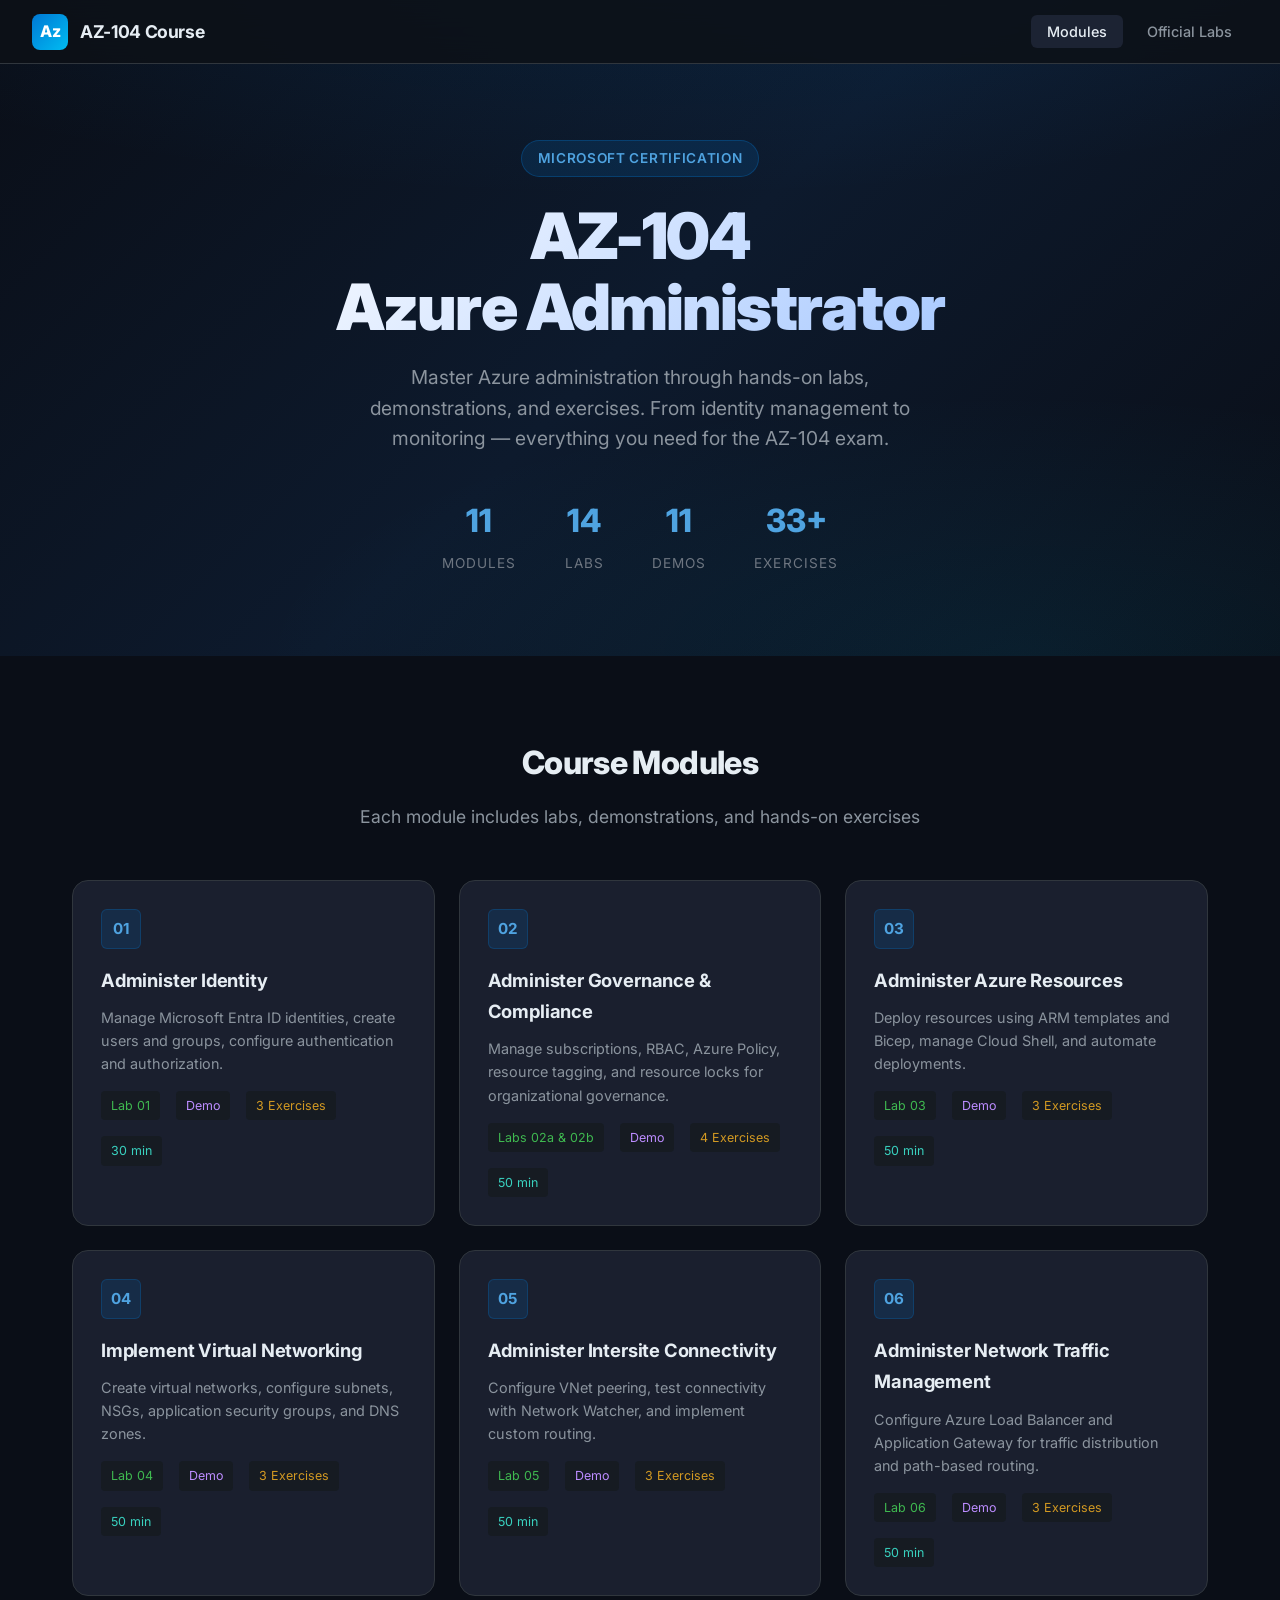
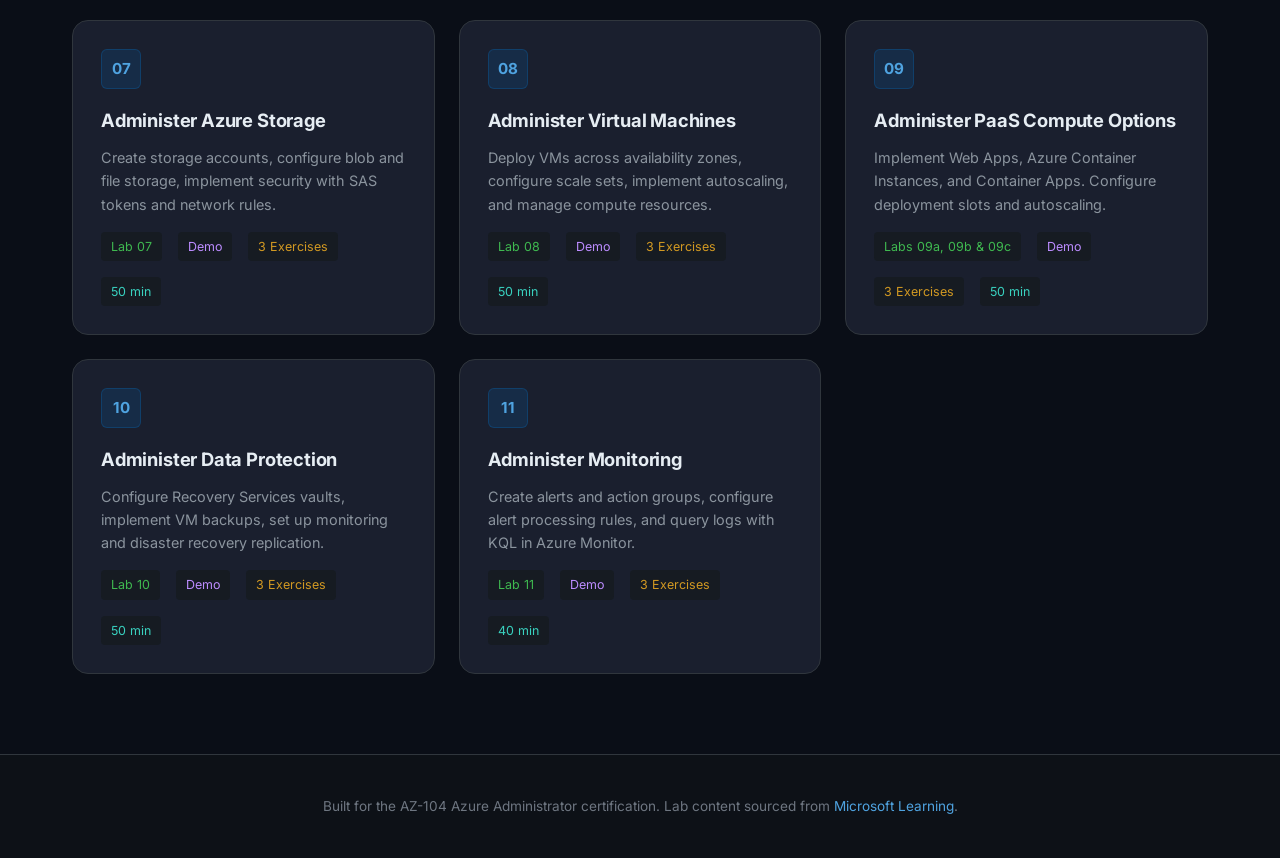
<file: index.html>
<!DOCTYPE html>
<html lang="en">
<head>
  <meta charset="UTF-8">
  <meta name="viewport" content="width=device-width, initial-scale=1.0">
  <title>AZ-104 Azure Administrator | Learning Course</title>
  <link rel="stylesheet" href="css/style.css">
  <link rel="icon" href="data:image/svg+xml,<svg xmlns='http://www.w3.org/2000/svg' viewBox='0 0 100 100'><rect rx='20' width='100' height='100' fill='%230078d4'/><text x='50' y='68' font-size='50' text-anchor='middle' fill='white' font-weight='bold'>Az</text></svg>">
</head>
<body data-module="index">

  <nav class="navbar">
    <a href="index.html" class="nav-brand">
      <div class="logo">Az</div>
      <span>AZ-104 Course</span>
    </a>
    <ul class="nav-links">
      <li><a href="#modules" class="active">Modules</a></li>
      <li><a href="https://microsoftlearning.github.io/AZ-104-MicrosoftAzureAdministrator/" target="_blank">Official Labs</a></li>
    </ul>
  </nav>

  <section class="hero">
    <div class="hero-content">
      <div class="hero-badge">Microsoft Certification</div>
      <h1>AZ-104<br>Azure Administrator</h1>
      <p>Master Azure administration through hands-on labs, demonstrations, and exercises. From identity management to monitoring — everything you need for the AZ-104 exam.</p>
      <div class="hero-stats">
        <div class="hero-stat">
          <div class="number">11</div>
          <div class="label">Modules</div>
        </div>
        <div class="hero-stat">
          <div class="number">14</div>
          <div class="label">Labs</div>
        </div>
        <div class="hero-stat">
          <div class="number">11</div>
          <div class="label">Demos</div>
        </div>
        <div class="hero-stat">
          <div class="number">33+</div>
          <div class="label">Exercises</div>
        </div>
      </div>
    </div>
  </section>

  <section class="modules-section" id="modules">
    <div class="container">
      <div class="section-header">
        <h2>Course Modules</h2>
        <p>Each module includes labs, demonstrations, and hands-on exercises</p>
      </div>

      <div class="modules-grid">

        <a href="modules/01-identity.html" class="module-card">
          <div class="module-number">01</div>
          <h3>Administer Identity</h3>
          <p class="module-desc">Manage Microsoft Entra ID identities, create users and groups, configure authentication and authorization.</p>
          <div class="module-meta">
            <span class="module-tag lab">Lab 01</span>
            <span class="module-tag demo">Demo</span>
            <span class="module-tag exercise">3 Exercises</span>
            <span class="module-tag time">30 min</span>
          </div>
        </a>

        <a href="modules/02-governance.html" class="module-card">
          <div class="module-number">02</div>
          <h3>Administer Governance & Compliance</h3>
          <p class="module-desc">Manage subscriptions, RBAC, Azure Policy, resource tagging, and resource locks for organizational governance.</p>
          <div class="module-meta">
            <span class="module-tag lab">Labs 02a & 02b</span>
            <span class="module-tag demo">Demo</span>
            <span class="module-tag exercise">4 Exercises</span>
            <span class="module-tag time">50 min</span>
          </div>
        </a>

        <a href="modules/03-resources.html" class="module-card">
          <div class="module-number">03</div>
          <h3>Administer Azure Resources</h3>
          <p class="module-desc">Deploy resources using ARM templates and Bicep, manage Cloud Shell, and automate deployments.</p>
          <div class="module-meta">
            <span class="module-tag lab">Lab 03</span>
            <span class="module-tag demo">Demo</span>
            <span class="module-tag exercise">3 Exercises</span>
            <span class="module-tag time">50 min</span>
          </div>
        </a>

        <a href="modules/04-networking.html" class="module-card">
          <div class="module-number">04</div>
          <h3>Implement Virtual Networking</h3>
          <p class="module-desc">Create virtual networks, configure subnets, NSGs, application security groups, and DNS zones.</p>
          <div class="module-meta">
            <span class="module-tag lab">Lab 04</span>
            <span class="module-tag demo">Demo</span>
            <span class="module-tag exercise">3 Exercises</span>
            <span class="module-tag time">50 min</span>
          </div>
        </a>

        <a href="modules/05-connectivity.html" class="module-card">
          <div class="module-number">05</div>
          <h3>Administer Intersite Connectivity</h3>
          <p class="module-desc">Configure VNet peering, test connectivity with Network Watcher, and implement custom routing.</p>
          <div class="module-meta">
            <span class="module-tag lab">Lab 05</span>
            <span class="module-tag demo">Demo</span>
            <span class="module-tag exercise">3 Exercises</span>
            <span class="module-tag time">50 min</span>
          </div>
        </a>

        <a href="modules/06-traffic.html" class="module-card">
          <div class="module-number">06</div>
          <h3>Administer Network Traffic Management</h3>
          <p class="module-desc">Configure Azure Load Balancer and Application Gateway for traffic distribution and path-based routing.</p>
          <div class="module-meta">
            <span class="module-tag lab">Lab 06</span>
            <span class="module-tag demo">Demo</span>
            <span class="module-tag exercise">3 Exercises</span>
            <span class="module-tag time">50 min</span>
          </div>
        </a>

        <a href="modules/07-storage.html" class="module-card">
          <div class="module-number">07</div>
          <h3>Administer Azure Storage</h3>
          <p class="module-desc">Create storage accounts, configure blob and file storage, implement security with SAS tokens and network rules.</p>
          <div class="module-meta">
            <span class="module-tag lab">Lab 07</span>
            <span class="module-tag demo">Demo</span>
            <span class="module-tag exercise">3 Exercises</span>
            <span class="module-tag time">50 min</span>
          </div>
        </a>

        <a href="modules/08-vms.html" class="module-card">
          <div class="module-number">08</div>
          <h3>Administer Virtual Machines</h3>
          <p class="module-desc">Deploy VMs across availability zones, configure scale sets, implement autoscaling, and manage compute resources.</p>
          <div class="module-meta">
            <span class="module-tag lab">Lab 08</span>
            <span class="module-tag demo">Demo</span>
            <span class="module-tag exercise">3 Exercises</span>
            <span class="module-tag time">50 min</span>
          </div>
        </a>

        <a href="modules/09-paas.html" class="module-card">
          <div class="module-number">09</div>
          <h3>Administer PaaS Compute Options</h3>
          <p class="module-desc">Implement Web Apps, Azure Container Instances, and Container Apps. Configure deployment slots and autoscaling.</p>
          <div class="module-meta">
            <span class="module-tag lab">Labs 09a, 09b & 09c</span>
            <span class="module-tag demo">Demo</span>
            <span class="module-tag exercise">3 Exercises</span>
            <span class="module-tag time">50 min</span>
          </div>
        </a>

        <a href="modules/10-data-protection.html" class="module-card">
          <div class="module-number">10</div>
          <h3>Administer Data Protection</h3>
          <p class="module-desc">Configure Recovery Services vaults, implement VM backups, set up monitoring and disaster recovery replication.</p>
          <div class="module-meta">
            <span class="module-tag lab">Lab 10</span>
            <span class="module-tag demo">Demo</span>
            <span class="module-tag exercise">3 Exercises</span>
            <span class="module-tag time">50 min</span>
          </div>
        </a>

        <a href="modules/11-monitoring.html" class="module-card">
          <div class="module-number">11</div>
          <h3>Administer Monitoring</h3>
          <p class="module-desc">Create alerts and action groups, configure alert processing rules, and query logs with KQL in Azure Monitor.</p>
          <div class="module-meta">
            <span class="module-tag lab">Lab 11</span>
            <span class="module-tag demo">Demo</span>
            <span class="module-tag exercise">3 Exercises</span>
            <span class="module-tag time">40 min</span>
          </div>
        </a>

      </div>
    </div>
  </section>

  <footer class="site-footer">
    <p>Built for the AZ-104 Azure Administrator certification. Lab content sourced from <a href="https://microsoftlearning.github.io/AZ-104-MicrosoftAzureAdministrator/" target="_blank">Microsoft Learning</a>.</p>
  </footer>

  <script src="js/app.js"></script>
</body>
</html>
</file>
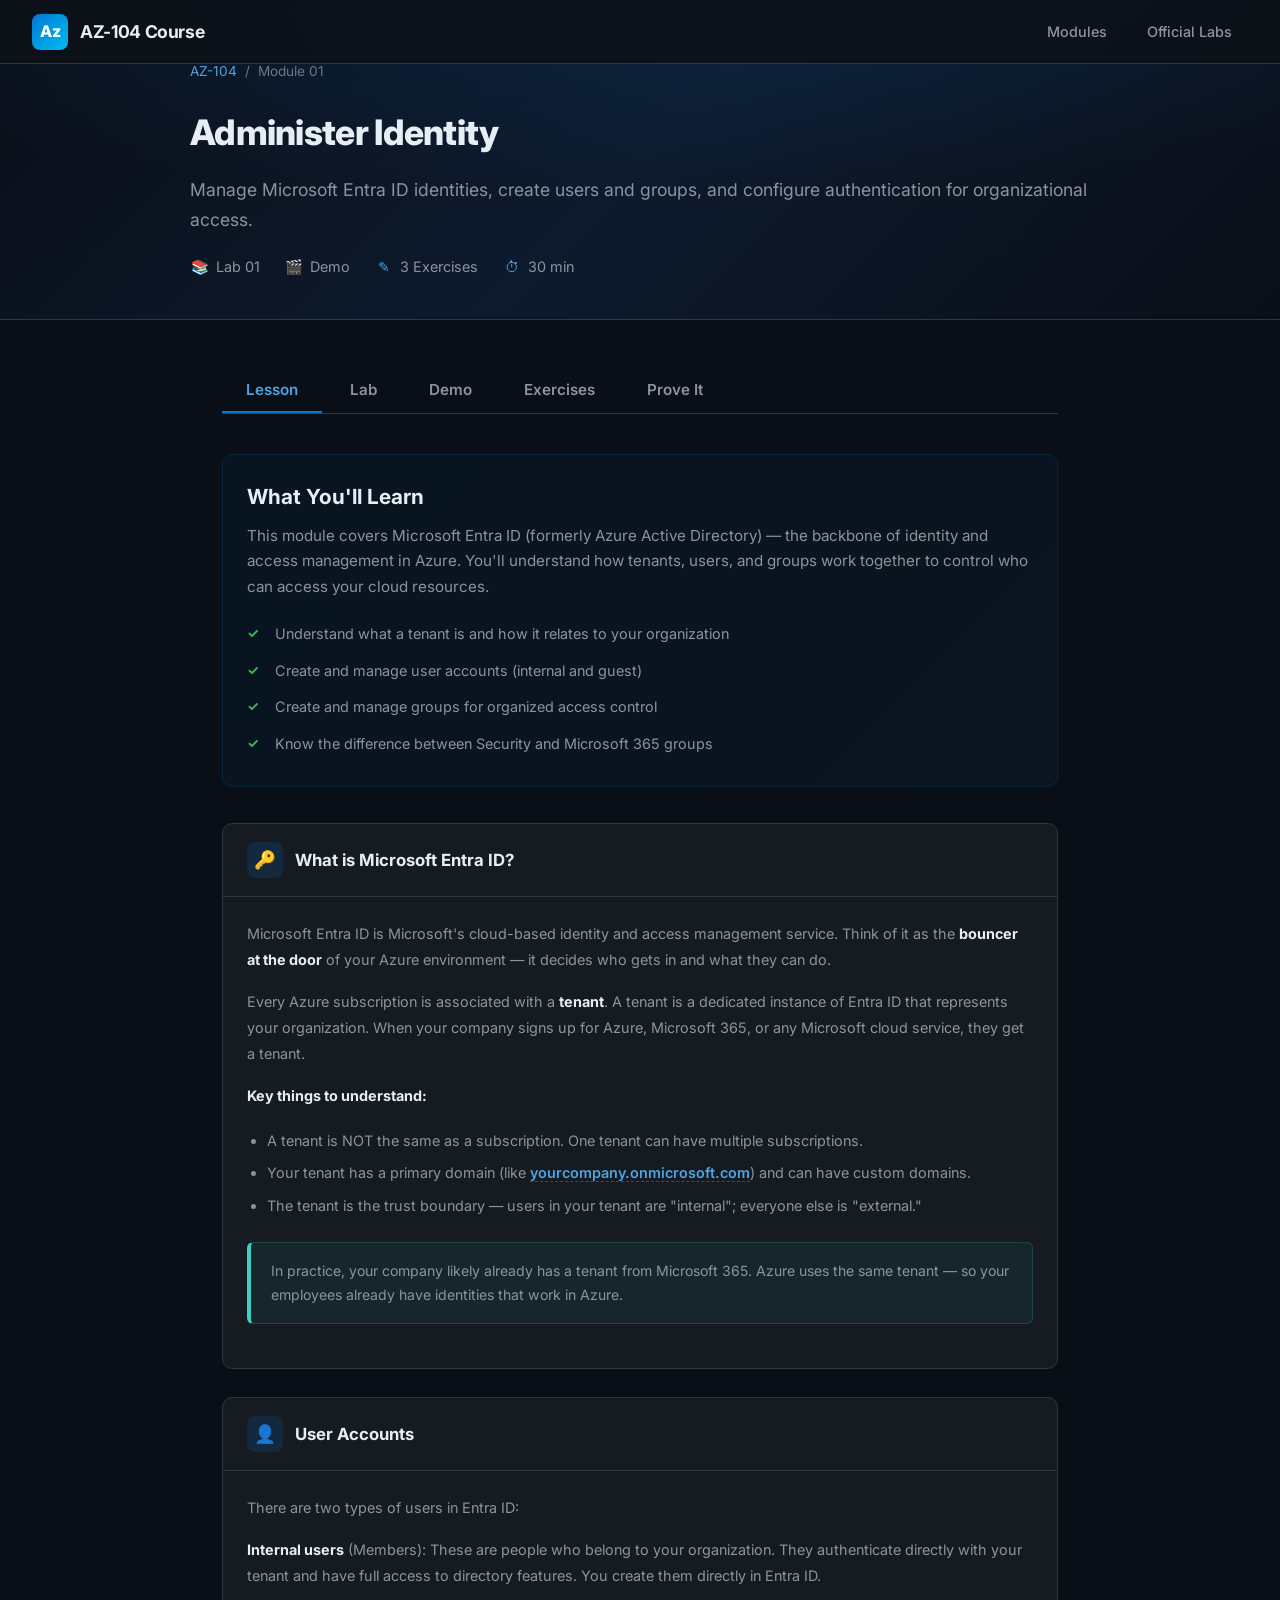
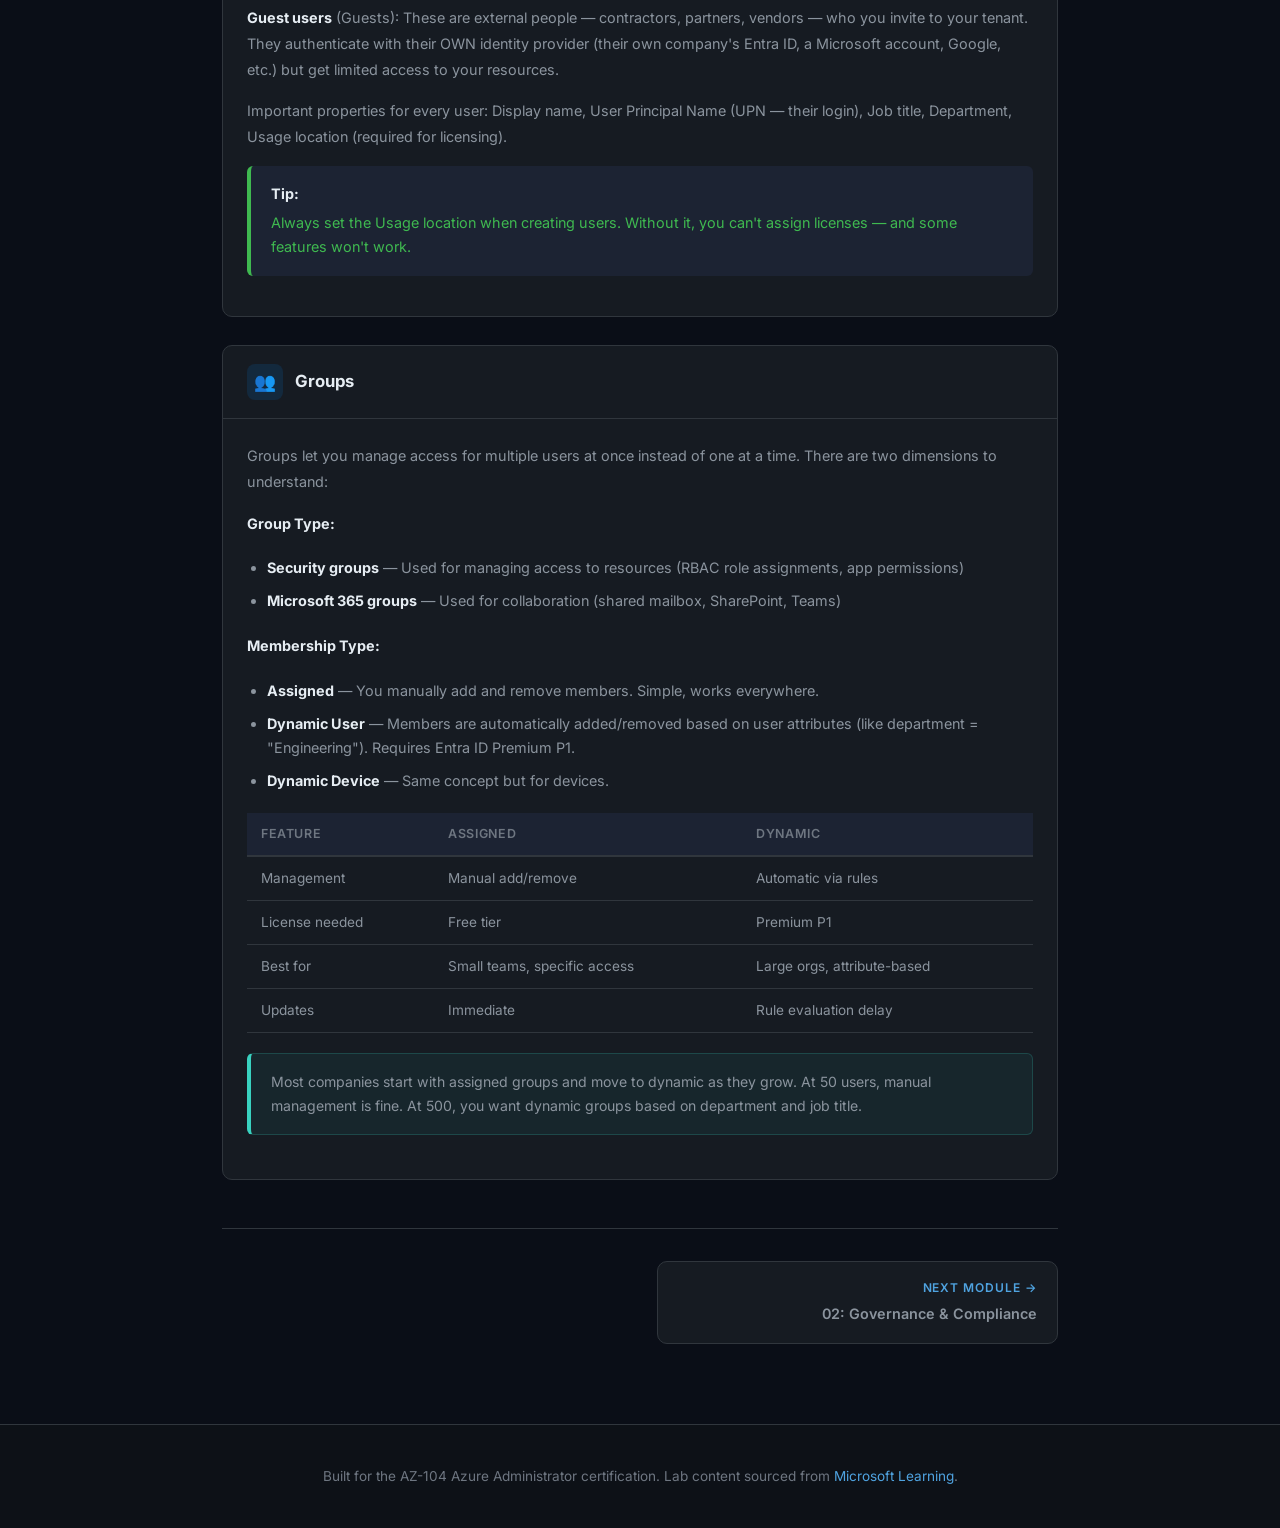
<file: modules/01-identity.html>
<!DOCTYPE html>
<html lang="en">
<head>
  <meta charset="UTF-8">
  <meta name="viewport" content="width=device-width, initial-scale=1.0">
  <title>Module 01: Administer Identity | AZ-104 Course</title>
  <link rel="stylesheet" href="../css/style.css">
  <link rel="icon" href="data:image/svg+xml,<svg xmlns='http://www.w3.org/2000/svg' viewBox='0 0 100 100'><rect rx='20' width='100' height='100' fill='%230078d4'/><text x='50' y='68' font-size='50' text-anchor='middle' fill='white' font-weight='bold'>Az</text></svg>">
</head>
<body data-module="m01">

  <nav class="navbar">
    <a href="../index.html" class="nav-brand">
      <div class="logo">Az</div>
      <span>AZ-104 Course</span>
    </a>
    <ul class="nav-links">
      <li><a href="../index.html#modules">Modules</a></li>
      <li><a href="https://microsoftlearning.github.io/AZ-104-MicrosoftAzureAdministrator/" target="_blank">Official Labs</a></li>
    </ul>
  </nav>

  <section class="module-hero">
    <div class="module-hero-content">
      <div class="breadcrumb">
        <a href="../index.html">AZ-104</a>
        <span>/</span>
        <span>Module 01</span>
      </div>
      <h1>Administer Identity</h1>
      <p class="module-subtitle">Manage Microsoft Entra ID identities, create users and groups, and configure authentication for organizational access.</p>
      <div class="meta-bar">
        <div class="meta-item">
          <span class="icon">&#128218;</span>
          <span>Lab 01</span>
        </div>
        <div class="meta-item">
          <span class="icon">&#127916;</span>
          <span>Demo</span>
        </div>
        <div class="meta-item">
          <span class="icon">&#9998;</span>
          <span>3 Exercises</span>
        </div>
        <div class="meta-item">
          <span class="icon">&#9201;</span>
          <span>30 min</span>
        </div>
      </div>
    </div>
  </section>

  <div class="module-content">
    <div class="tab-container">
      <div class="tab-nav">
        <button class="tab-btn active" data-tab="tab-lesson">Lesson</button>
        <button class="tab-btn" data-tab="tab-lab">Lab</button>
        <button class="tab-btn" data-tab="tab-demo">Demo</button>
        <button class="tab-btn" data-tab="tab-exercises">Exercises</button>
        <button class="tab-btn" data-tab="tab-prove">Prove It</button>
      </div>

      <!-- ==================== LESSON TAB ==================== -->
      <div id="tab-lesson" class="tab-content active">

        <div class="lesson-intro">
          <h2>What You'll Learn</h2>
          <p>This module covers Microsoft Entra ID (formerly Azure Active Directory) — the backbone of identity and access management in Azure. You'll understand how tenants, users, and groups work together to control who can access your cloud resources.</p>
          <ul class="lesson-objectives">
            <li>Understand what a tenant is and how it relates to your organization</li>
            <li>Create and manage user accounts (internal and guest)</li>
            <li>Create and manage groups for organized access control</li>
            <li>Know the difference between Security and Microsoft 365 groups</li>
          </ul>
        </div>

        <div class="concept-block">
          <div class="concept-header">
            <span class="concept-icon">&#128273;</span>
            <h3>What is Microsoft Entra ID?</h3>
          </div>
          <div class="concept-body">
            <p>Microsoft Entra ID is Microsoft's cloud-based identity and access management service. Think of it as the <strong>bouncer at the door</strong> of your Azure environment — it decides who gets in and what they can do.</p>
            <p>Every Azure subscription is associated with a <strong>tenant</strong>. A tenant is a dedicated instance of Entra ID that represents your organization. When your company signs up for Azure, Microsoft 365, or any Microsoft cloud service, they get a tenant.</p>
            <p><strong>Key things to understand:</strong></p>
            <ul>
              <li>A tenant is NOT the same as a subscription. One tenant can have multiple subscriptions.</li>
              <li>Your tenant has a primary domain (like <span class="key-term">yourcompany.onmicrosoft.com</span>) and can have custom domains.</li>
              <li>The tenant is the trust boundary — users in your tenant are "internal"; everyone else is "external."</li>
            </ul>
            <div class="real-world">In practice, your company likely already has a tenant from Microsoft 365. Azure uses the same tenant — so your employees already have identities that work in Azure.</div>
          </div>
        </div>

        <div class="concept-block">
          <div class="concept-header">
            <span class="concept-icon">&#128100;</span>
            <h3>User Accounts</h3>
          </div>
          <div class="concept-body">
            <p>There are two types of users in Entra ID:</p>
            <p><strong>Internal users</strong> (Members): These are people who belong to your organization. They authenticate directly with your tenant and have full access to directory features. You create them directly in Entra ID.</p>
            <p><strong>Guest users</strong> (Guests): These are external people — contractors, partners, vendors — who you invite to your tenant. They authenticate with their OWN identity provider (their own company's Entra ID, a Microsoft account, Google, etc.) but get limited access to your resources.</p>
            <p>Important properties for every user: Display name, User Principal Name (UPN — their login), Job title, Department, Usage location (required for licensing).</p>
            <div class="info-box tip"><strong>Tip:</strong> Always set the Usage location when creating users. Without it, you can't assign licenses — and some features won't work.</div>
          </div>
        </div>

        <div class="concept-block">
          <div class="concept-header">
            <span class="concept-icon">&#128101;</span>
            <h3>Groups</h3>
          </div>
          <div class="concept-body">
            <p>Groups let you manage access for multiple users at once instead of one at a time. There are two dimensions to understand:</p>
            <p><strong>Group Type:</strong></p>
            <ul>
              <li><strong>Security groups</strong> — Used for managing access to resources (RBAC role assignments, app permissions)</li>
              <li><strong>Microsoft 365 groups</strong> — Used for collaboration (shared mailbox, SharePoint, Teams)</li>
            </ul>
            <p><strong>Membership Type:</strong></p>
            <ul>
              <li><strong>Assigned</strong> — You manually add and remove members. Simple, works everywhere.</li>
              <li><strong>Dynamic User</strong> — Members are automatically added/removed based on user attributes (like department = "Engineering"). Requires Entra ID Premium P1.</li>
              <li><strong>Dynamic Device</strong> — Same concept but for devices.</li>
            </ul>
            <table class="compare-table">
              <thead>
                <tr><th>Feature</th><th>Assigned</th><th>Dynamic</th></tr>
              </thead>
              <tbody>
                <tr><td>Management</td><td>Manual add/remove</td><td>Automatic via rules</td></tr>
                <tr><td>License needed</td><td>Free tier</td><td>Premium P1</td></tr>
                <tr><td>Best for</td><td>Small teams, specific access</td><td>Large orgs, attribute-based</td></tr>
                <tr><td>Updates</td><td>Immediate</td><td>Rule evaluation delay</td></tr>
              </tbody>
            </table>
            <div class="real-world">Most companies start with assigned groups and move to dynamic as they grow. At 50 users, manual management is fine. At 500, you want dynamic groups based on department and job title.</div>
          </div>
        </div>

      </div>

      <!-- ==================== LAB TAB ==================== -->
      <div id="tab-lab" class="tab-content">

        <h2 style="margin-bottom: 8px;">Lab 01 - Manage Microsoft Entra ID Identities</h2>
        <p style="color: var(--text-secondary); margin-bottom: 32px;">
          <strong>Scenario:</strong> Organizations need to provision user accounts and groups in Microsoft Entra ID to support authentication for engineering staff.
        </p>

        <!-- Task 1 -->
        <div class="task-block">
          <div class="task-header">
            <input type="checkbox" class="completion-check" data-task="lab-t1">
            <span class="task-number">1</span>
            <h3>Create and Configure User Accounts</h3>
            <span class="task-toggle">&#9660;</span>
          </div>
          <div class="task-body">
            <p>Provision internal and external user accounts in Microsoft Entra ID with appropriate properties and roles.</p>
            <ol class="steps">
              <li>Access <strong>Microsoft Entra ID</strong> in the Azure portal.</li>
              <li>Navigate to <strong>Users &gt; Create new user</strong>.</li>
              <li>Configure the following settings:
                <table class="config-table">
                  <thead>
                    <tr><th>Setting</th><th>Value</th></tr>
                  </thead>
                  <tbody>
                    <tr><td>User principal name</td><td>az104-user1</td></tr>
                    <tr><td>Display name</td><td>az104-user1</td></tr>
                    <tr><td>Password</td><td>Auto-generated</td></tr>
                    <tr><td>Account enabled</td><td>Yes</td></tr>
                  </tbody>
                </table>
              </li>
              <li>Configure additional properties:
                <table class="config-table">
                  <thead>
                    <tr><th>Property</th><th>Value</th></tr>
                  </thead>
                  <tbody>
                    <tr><td>Job title</td><td>IT Lab Administrator</td></tr>
                    <tr><td>Department</td><td>IT</td></tr>
                    <tr><td>Usage location</td><td>United States</td></tr>
                  </tbody>
                </table>
              </li>
              <li>Invite an <strong>external user</strong> with the following details:
                <table class="config-table">
                  <thead>
                    <tr><th>Property</th><th>Value</th></tr>
                  </thead>
                  <tbody>
                    <tr><td>Email</td><td>External email address</td></tr>
                    <tr><td>Display name</td><td>External user name</td></tr>
                    <tr><td>Job title</td><td>As appropriate</td></tr>
                    <tr><td>Department</td><td>As appropriate</td></tr>
                    <tr><td>Usage location</td><td>United States</td></tr>
                  </tbody>
                </table>
              </li>
            </ol>
          </div>
        </div>

        <!-- Task 2 -->
        <div class="task-block">
          <div class="task-header">
            <input type="checkbox" class="completion-check" data-task="lab-t2">
            <span class="task-number">2</span>
            <h3>Create Groups and Add Members</h3>
            <span class="task-toggle">&#9660;</span>
          </div>
          <div class="task-body">
            <p>Create a security group, assign ownership, and add members to manage group-based access.</p>
            <ol class="steps">
              <li>Access <strong>Groups</strong> in Microsoft Entra ID.</li>
              <li>Create a new security group:
                <table class="config-table">
                  <thead>
                    <tr><th>Setting</th><th>Value</th></tr>
                  </thead>
                  <tbody>
                    <tr><td>Group type</td><td>Security</td></tr>
                    <tr><td>Group name</td><td>IT Lab Administrators</td></tr>
                    <tr><td>Membership type</td><td>Assigned</td></tr>
                  </tbody>
                </table>
              </li>
              <li>Designate <strong>yourself as group owner</strong>.</li>
              <li>Add <strong>az104-user1</strong> and the <strong>invited external user</strong> as members.</li>
              <li>Verify the group creation and membership in the Groups blade.</li>
            </ol>
          </div>
        </div>

        <!-- Key Takeaways -->
        <div class="takeaways">
          <h3>Key Takeaways</h3>
          <ul>
            <li>Tenants represent organizational instances for managing cloud service access.</li>
            <li>User account types include internal and guest accounts with role-specific access.</li>
            <li>Groups support both static (assigned) and dynamic membership models.</li>
            <li>Security and Microsoft 365 are the primary group classifications.</li>
          </ul>
        </div>
      </div>

      <!-- ==================== DEMO TAB ==================== -->
      <div id="tab-demo" class="tab-content">

        <h2 style="margin-bottom: 8px;">Demo - Configure Entra ID Identities</h2>
        <p style="color: var(--text-secondary); margin-bottom: 32px;">Walk through the core Entra ID blades to explore tenant information, user management, and group configuration.</p>

        <!-- Exercise 1 -->
        <div class="task-block">
          <div class="task-header">
            <input type="checkbox" class="completion-check" data-task="demo-e1">
            <span class="task-number">1</span>
            <h3>Review License and Domain Information</h3>
            <span class="task-toggle">&#9660;</span>
          </div>
          <div class="task-body">
            <ol class="steps">
              <li>Navigate to the <strong>Microsoft Entra ID</strong> blade in the Azure portal.</li>
              <li>Examine the <strong>Overview</strong> page to review tenant information, including licensing details and the primary domain.</li>
            </ol>
          </div>
        </div>

        <!-- Exercise 2 -->
        <div class="task-block">
          <div class="task-header">
            <input type="checkbox" class="completion-check" data-task="demo-e2">
            <span class="task-number">2</span>
            <h3>Explore User Accounts</h3>
            <span class="task-toggle">&#9660;</span>
          </div>
          <div class="task-body">
            <ol class="steps">
              <li>Access the <strong>Users</strong> blade in Microsoft Entra ID.</li>
              <li>Compare the options for <strong>"New user"</strong> vs <strong>"New guest user"</strong> to understand the differences.</li>
              <li>Create a new user and review the available sections: <strong>Identity</strong>, <strong>Groups</strong>, <strong>Roles</strong>, <strong>Settings</strong>, and <strong>Job info</strong>.</li>
              <li>Review additional management features: <strong>password reset</strong>, <strong>user deletion</strong>, and <strong>sign-in logs</strong>.</li>
            </ol>
          </div>
        </div>

        <!-- Exercise 3 -->
        <div class="task-block">
          <div class="task-header">
            <input type="checkbox" class="completion-check" data-task="demo-e3">
            <span class="task-number">3</span>
            <h3>Explore Group Accounts</h3>
            <span class="task-toggle">&#9660;</span>
          </div>
          <div class="task-body">
            <ol class="steps">
              <li>Navigate to the <strong>Groups</strong> blade in Microsoft Entra ID.</li>
              <li>Create a new group or review an existing group.</li>
              <li>Examine the <strong>membership type</strong> options (Assigned vs Dynamic) and <strong>group type</strong> classifications (Security vs Microsoft 365).</li>
            </ol>
          </div>
        </div>
      </div>

      <!-- ==================== EXERCISES TAB ==================== -->
      <div id="tab-exercises" class="tab-content">

        <h2 style="margin-bottom: 8px;">Exercises</h2>
        <p style="color: var(--text-secondary); margin-bottom: 32px;">Reinforce your understanding of Entra ID identities with these hands-on exercises.</p>

        <!-- Exercise 1 -->
        <div class="exercise-card">
          <span class="difficulty easy">Easy</span>
          <h4>Exercise 1: Identity Audit</h4>
          <p style="color: var(--text-secondary); font-size: 0.9rem; margin-bottom: 12px;">You've been asked to audit your organization's Entra ID tenant.</p>
          <ol>
            <li>Navigate to Entra ID and document the primary domain name.</li>
            <li>Check how many licensed users exist.</li>
            <li>List all user accounts and identify which are internal vs guest.</li>
            <li>Document which users have admin roles assigned.</li>
          </ol>
          <div class="hint">
            <strong>Hint</strong> (click to reveal)
            <div class="hint-text">The Overview blade shows tenant info. User properties show account type.</div>
          </div>
        </div>

        <!-- Exercise 2 -->
        <div class="exercise-card">
          <span class="difficulty medium">Medium</span>
          <h4>Exercise 2: User Lifecycle Management</h4>
          <p style="color: var(--text-secondary); font-size: 0.9rem; margin-bottom: 12px;">Create a complete user onboarding and offboarding workflow.</p>
          <ol>
            <li>Create a new user <strong>"test-engineer1"</strong> with job title "QA Engineer", department "Engineering".</li>
            <li>Create a security group <strong>"QA Team"</strong> and add the user.</li>
            <li>Verify the user can be found in the directory.</li>
            <li>Disable the user account (simulating offboarding).</li>
            <li>Delete the user and verify they appear in <strong>Deleted users</strong>.</li>
          </ol>
          <div class="hint">
            <strong>Hint</strong> (click to reveal)
            <div class="hint-text">Deleted users can be restored within 30 days from the Deleted users blade.</div>
          </div>
        </div>

        <!-- Exercise 3 -->
        <div class="exercise-card">
          <span class="difficulty hard">Hard</span>
          <h4>Exercise 3: Group-Based Access Design</h4>
          <p style="color: var(--text-secondary); font-size: 0.9rem; margin-bottom: 12px;">Design a group structure for a company with Engineering, Sales, and Support departments.</p>
          <ol>
            <li>Create three security groups, one per department.</li>
            <li>Create two users per department with appropriate job titles.</li>
            <li>Add users to their respective groups.</li>
            <li>Create a cross-functional group <strong>"All Staff"</strong> containing all users.</li>
            <li>Verify membership counts for each group.</li>
            <li>Consider: What would change if you used dynamic groups instead of assigned?</li>
          </ol>
          <div class="hint">
            <strong>Hint</strong> (click to reveal)
            <div class="hint-text">Dynamic groups require Entra ID Premium P1. They auto-populate based on user attributes like department.</div>
          </div>
        </div>

      </div>

      <!-- ==================== PROVE IT TAB ==================== -->
      <div id="tab-prove" class="tab-content">
        <div class="prove-intro">
          <h2>Prove You Know It</h2>
          <p>Not memorization — understanding. Can you apply what you learned to real situations?</p>
          <div class="score-display">Scenarios: <span class="quiz-score">No questions answered yet</span></div>
        </div>

        <div class="assess-section">
          <div class="assess-section-title"><span class="assess-icon scenario">?</span> Quick Scenarios</div>

          <div class="quiz-card" data-qid="q1" data-answer="B">
            <div class="quiz-scenario">
              <span class="scenario-label">Scenario</span>
              <p>A new contractor needs access to your Azure portal for 3 months. They have their own email. How do you add them?</p>
            </div>
            <div class="quiz-options">
              <div class="quiz-option" data-value="A"><span class="option-letter">A</span><span>Create a new user with your domain</span></div>
              <div class="quiz-option" data-value="B"><span class="option-letter">B</span><span>Invite as external guest user</span></div>
              <div class="quiz-option" data-value="C"><span class="option-letter">C</span><span>Share your admin credentials</span></div>
            </div>
            <div class="quiz-explanation">
              <div class="explanation-box why-right"><strong>Why this is correct</strong>Guest users are the right approach for external people — they authenticate with their own identity provider. Creating a domain user would give them a permanent internal identity they don't need.</div>
              <div class="explanation-box why-wrong"><strong>Common mistakes</strong>Creating a domain user (A) gives a permanent internal identity — overkill for a 3-month contractor. Sharing credentials (C) violates zero-trust principles and makes auditing impossible.</div>
            </div>
          </div>

          <div class="quiz-card" data-qid="q2" data-answer="C">
            <div class="quiz-scenario">
              <span class="scenario-label">Scenario</span>
              <p>Your company wants groups that automatically add new Marketing department hires. What do you need?</p>
            </div>
            <div class="quiz-options">
              <div class="quiz-option" data-value="A"><span class="option-letter">A</span><span>A Microsoft 365 group with assigned membership</span></div>
              <div class="quiz-option" data-value="B"><span class="option-letter">B</span><span>A security group and a PowerShell script</span></div>
              <div class="quiz-option" data-value="C"><span class="option-letter">C</span><span>An Entra ID Premium P1 license and a dynamic security group</span></div>
            </div>
            <div class="quiz-explanation">
              <div class="explanation-box why-right"><strong>Why this is correct</strong>Dynamic groups auto-populate based on user attributes like department. This requires P1 licensing. It's the Azure-native, zero-maintenance solution.</div>
              <div class="explanation-box why-wrong"><strong>Common mistakes</strong>Assigned groups (A) require manual updates every time someone joins or leaves. A PowerShell script (B) works but isn't the Azure-native solution and requires maintenance.</div>
            </div>
          </div>

          <div class="quiz-card" data-qid="q3" data-answer="A">
            <div class="quiz-scenario">
              <span class="scenario-label">Scenario</span>
              <p>You deleted a user yesterday. Your manager says they need to be reinstated. What do you do?</p>
            </div>
            <div class="quiz-options">
              <div class="quiz-option" data-value="A"><span class="option-letter">A</span><span>Restore them from the Deleted users blade within 30 days</span></div>
              <div class="quiz-option" data-value="B"><span class="option-letter">B</span><span>Create a new user with the same name</span></div>
              <div class="quiz-option" data-value="C"><span class="option-letter">C</span><span>Contact Microsoft support to recover the account</span></div>
            </div>
            <div class="quiz-explanation">
              <div class="explanation-box why-right"><strong>Why this is correct</strong>Deleted users are soft-deleted and can be restored within 30 days with all properties intact. This preserves group memberships, role assignments, and audit history.</div>
              <div class="explanation-box why-wrong"><strong>Common mistakes</strong>Creating a new user (B) would lose group memberships, role assignments, and audit history. Microsoft support (C) is unnecessary — you can self-service this in the portal.</div>
            </div>
          </div>
        </div>

        <div class="assess-section">
          <div class="assess-section-title"><span class="assess-icon troubleshoot">!</span> Troubleshooting Spot</div>

          <div class="trouble-card">
            <span class="trouble-label">Troubleshoot</span>
            <p class="trouble-situation">You invited a guest user but they say they never received the invitation email. The user appears in your directory with status "Pending acceptance".</p>
            <p class="trouble-question">What should you check?</p>
            <div class="progressive-hints">
              <div class="prog-hint"><div class="prog-hint-label"><span class="arrow">&#9654;</span> Hint 1</div><div class="prog-hint-content">Check if the email address was entered correctly in the invitation.</div></div>
              <div class="prog-hint"><div class="prog-hint-label"><span class="arrow">&#9654;</span> Hint 2</div><div class="prog-hint-content">Ask the guest to check their spam/junk folder — Azure invitation emails sometimes get filtered.</div></div>
              <div class="prog-hint"><div class="prog-hint-label"><span class="arrow">&#9654;</span> Answer</div><div class="prog-hint-content answer">You can resend the invitation from the user's profile. Navigate to the guest user > click "Resend invitation." Also verify their email doesn't have a typo. If the org blocks external emails, they may need to whitelist microsoft-noreply@microsoft.com.</div></div>
            </div>
          </div>
        </div>

        <div class="assess-section">
          <div class="assess-section-title"><span class="assess-icon architect">&#9670;</span> Architect's Corner</div>

          <div class="architect-card" data-aid="a1" data-best="B">
            <span class="architect-label">Design Decision</span>
            <p class="architect-situation">Your company has 500 employees across 8 departments. You need to manage access to Azure resources by department. How do you structure groups?</p>
            <div class="architect-options">
              <div class="arch-option" data-value="A"><div class="arch-option-title">Option A</div><div class="arch-option-desc">Create one large "All Employees" group and assign permissions per resource. Simple to set up, one group to manage.</div></div>
              <div class="arch-option" data-value="B"><div class="arch-option-title">Option B</div><div class="arch-option-desc">Create a dynamic security group per department based on the department attribute. Auto-populates as users join/leave, requires P1.</div></div>
              <div class="arch-option" data-value="C"><div class="arch-option-title">Option C</div><div class="arch-option-desc">Create nested static groups — department groups inside a master group. Manual membership, supports group nesting.</div></div>
            </div>
            <div class="architect-reveal"><strong>Why this is the best choice</strong>Dynamic groups per department scale automatically. When HR updates a user's department attribute, group membership adjusts without admin intervention. Option A gives everyone the same access (violates least privilege). Option C works but requires manual maintenance that becomes error-prone at 500+ users.</div>
          </div>
        </div>

        <button class="reset-quiz-btn">&#8635; Reset All Answers</button>
      </div>

    </div>

    <nav class="module-nav">
      <a href="02-governance.html" class="next">
        <span class="nav-direction">Next Module &rarr;</span>
        <span class="nav-title">02: Governance &amp; Compliance</span>
      </a>
    </nav>

  </div>

  <footer class="site-footer">
    <p>Built for the AZ-104 Azure Administrator certification. Lab content sourced from <a href="https://microsoftlearning.github.io/AZ-104-MicrosoftAzureAdministrator/" target="_blank">Microsoft Learning</a>.</p>
  </footer>

  <script src="../js/app.js"></script>
</body>
</html>
</file>
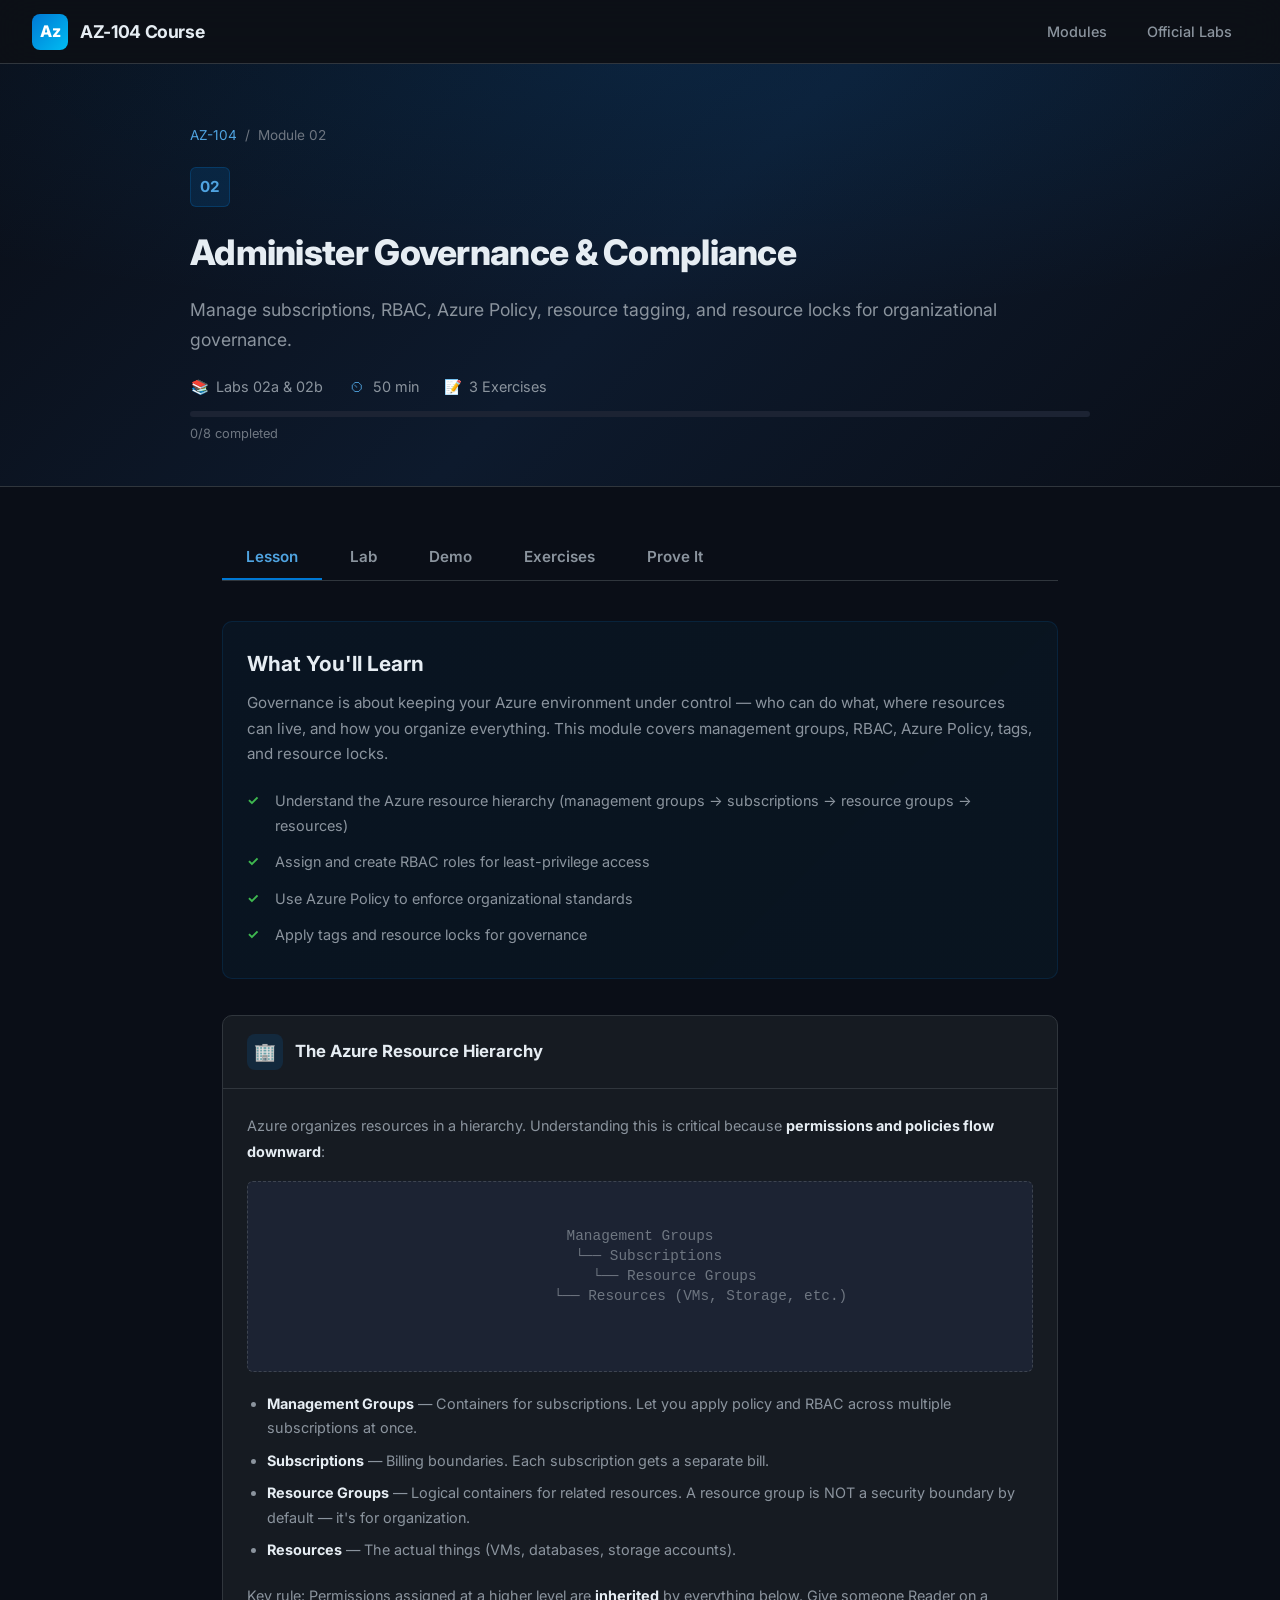
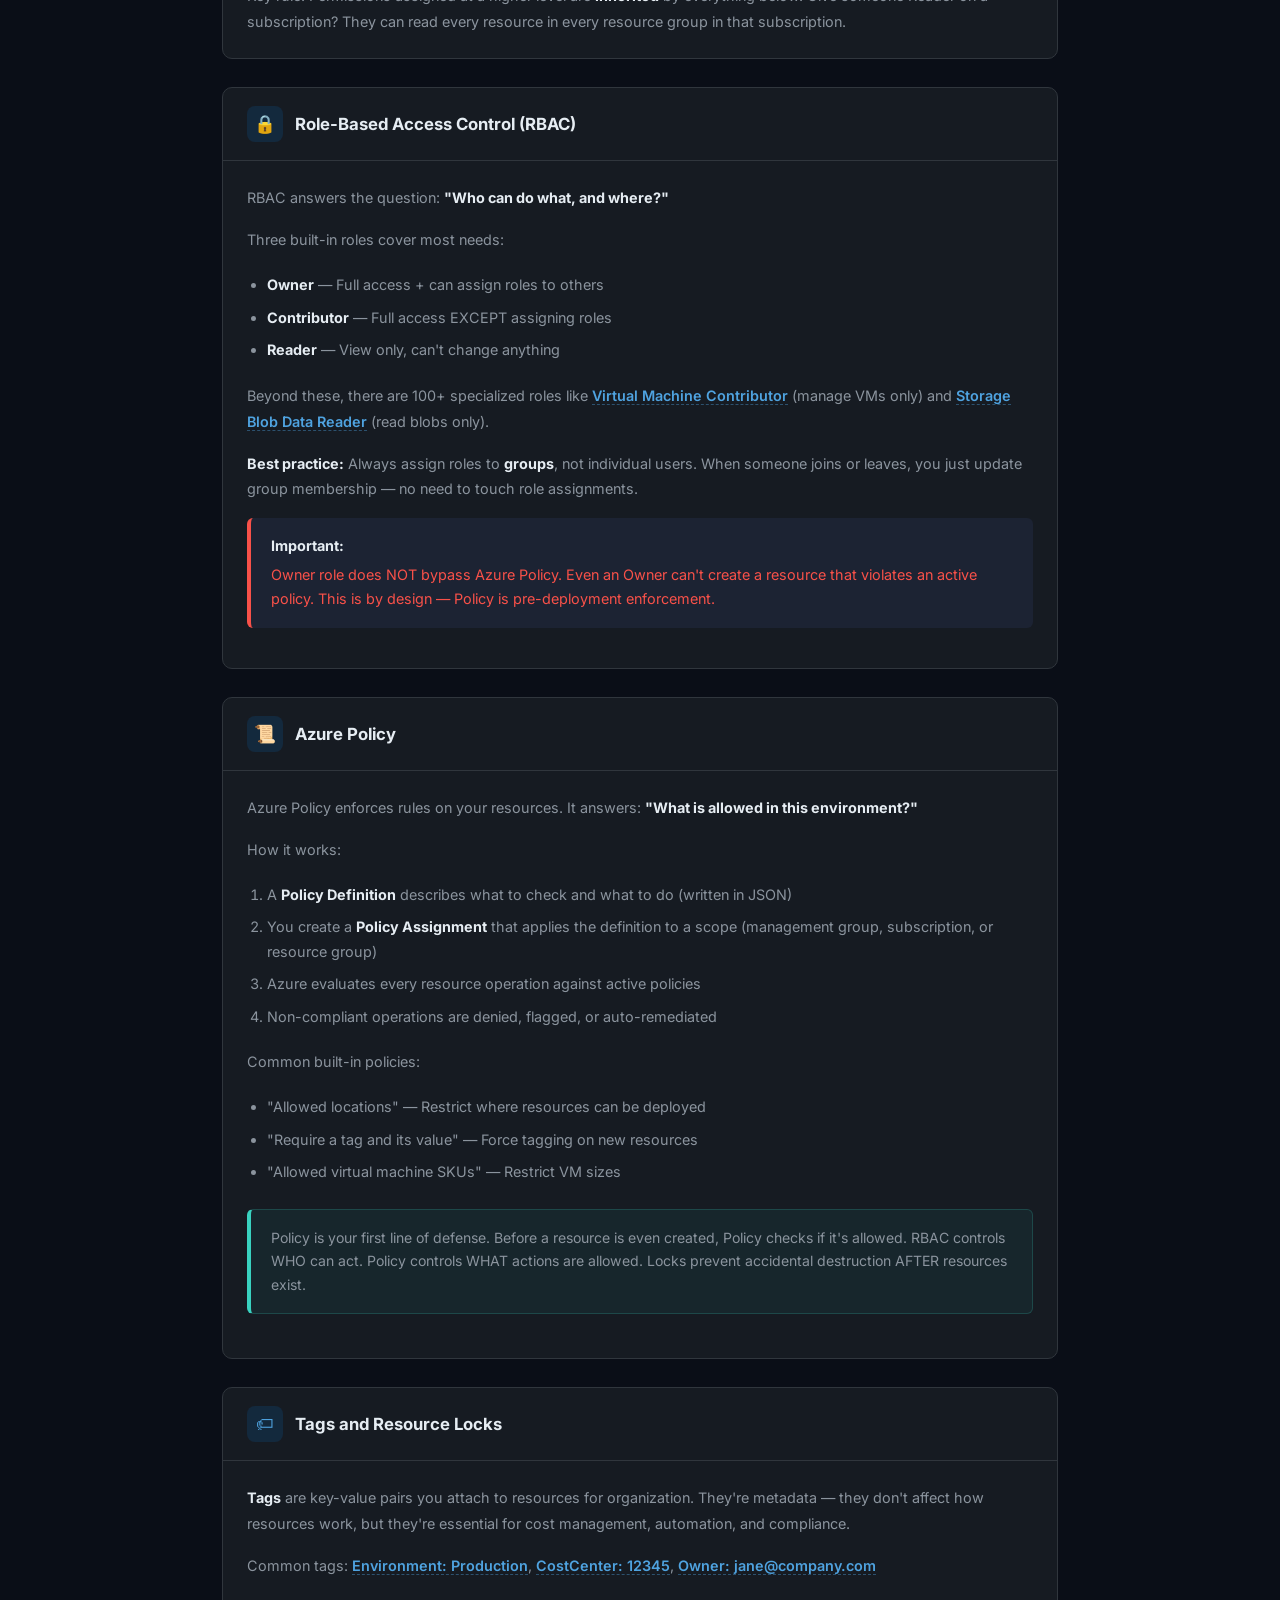
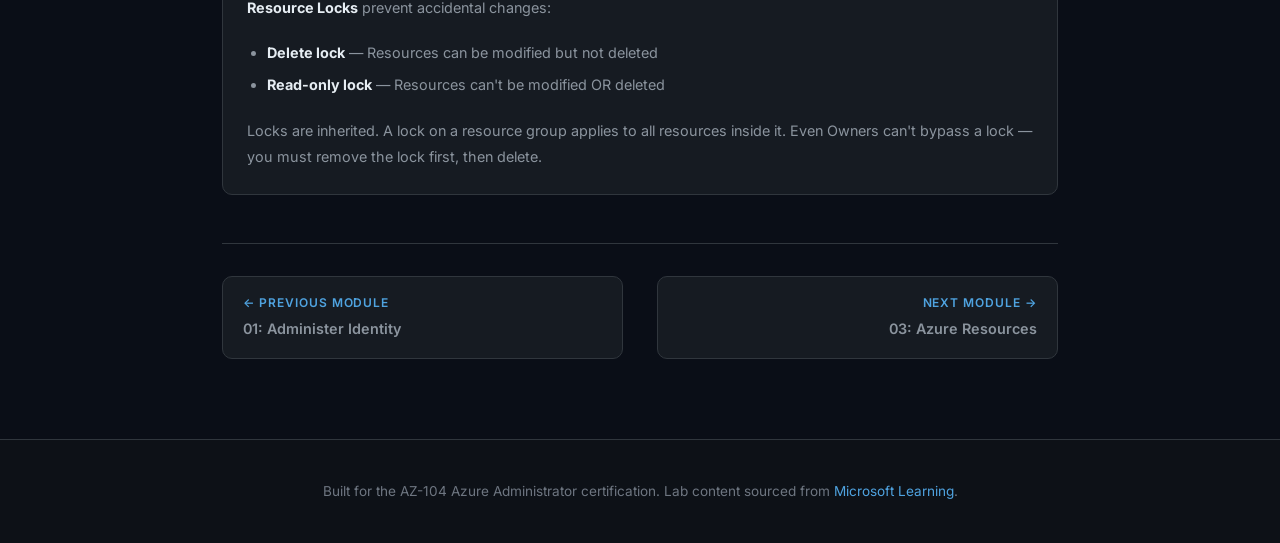
<file: modules/02-governance.html>
<!DOCTYPE html>
<html lang="en">
<head>
  <meta charset="UTF-8">
  <meta name="viewport" content="width=device-width, initial-scale=1.0">
  <title>Module 02 - Governance &amp; Compliance | AZ-104 Course</title>
  <link rel="stylesheet" href="../css/style.css">
  <link rel="icon" href="data:image/svg+xml,<svg xmlns='http://www.w3.org/2000/svg' viewBox='0 0 100 100'><rect rx='20' width='100' height='100' fill='%230078d4'/><text x='50' y='68' font-size='50' text-anchor='middle' fill='white' font-weight='bold'>Az</text></svg>">
</head>
<body data-module="m02">

  <nav class="navbar">
    <a href="../index.html" class="nav-brand">
      <div class="logo">Az</div>
      <span>AZ-104 Course</span>
    </a>
    <ul class="nav-links">
      <li><a href="../index.html">Modules</a></li>
      <li><a href="https://microsoftlearning.github.io/AZ-104-MicrosoftAzureAdministrator/" target="_blank">Official Labs</a></li>
    </ul>
  </nav>

  <div class="module-page">

    <section class="module-hero">
      <div class="module-hero-content">
        <div class="breadcrumb">
          <a href="../index.html">AZ-104</a>
          <span>/</span>
          <span>Module 02</span>
        </div>
        <div class="module-number">02</div>
        <h1>Administer Governance &amp; Compliance</h1>
        <p class="module-subtitle">Manage subscriptions, RBAC, Azure Policy, resource tagging, and resource locks for organizational governance.</p>
        <div class="meta-bar">
          <div class="meta-item">
            <span class="icon">&#128218;</span>
            <span>Labs 02a &amp; 02b</span>
          </div>
          <div class="meta-item">
            <span class="icon">&#9202;</span>
            <span>50 min</span>
          </div>
          <div class="meta-item">
            <span class="icon">&#128221;</span>
            <span>3 Exercises</span>
          </div>
        </div>
        <div class="progress-bar-container">
          <div class="progress-bar" style="width: 0%"></div>
        </div>
        <span class="progress-label" style="font-size:0.8rem; color:var(--text-muted); margin-top:6px; display:inline-block;">0/8 completed</span>
      </div>
    </section>

    <div class="module-content">
      <div class="tab-container">
        <div class="tab-nav">
          <button class="tab-btn active" data-tab="tab-lesson">Lesson</button>
          <button class="tab-btn" data-tab="tab-lab">Lab</button>
          <button class="tab-btn" data-tab="tab-demo">Demo</button>
          <button class="tab-btn" data-tab="tab-exercises">Exercises</button>
          <button class="tab-btn" data-tab="tab-prove">Prove It</button>
        </div>

        <!-- ==================== LESSON TAB ==================== -->
        <div id="tab-lesson" class="tab-content active">

          <div class="lesson-intro">
            <h2>What You'll Learn</h2>
            <p>Governance is about keeping your Azure environment under control — who can do what, where resources can live, and how you organize everything. This module covers management groups, RBAC, Azure Policy, tags, and resource locks.</p>
            <ul class="lesson-objectives">
              <li>Understand the Azure resource hierarchy (management groups → subscriptions → resource groups → resources)</li>
              <li>Assign and create RBAC roles for least-privilege access</li>
              <li>Use Azure Policy to enforce organizational standards</li>
              <li>Apply tags and resource locks for governance</li>
            </ul>
          </div>

          <div class="concept-block">
            <div class="concept-header">
              <span class="concept-icon">&#127970;</span>
              <h3>The Azure Resource Hierarchy</h3>
            </div>
            <div class="concept-body">
              <p>Azure organizes resources in a hierarchy. Understanding this is critical because <strong>permissions and policies flow downward</strong>:</p>
              <div class="diagram-box">
<pre>Management Groups
  └── Subscriptions
        └── Resource Groups
              └── Resources (VMs, Storage, etc.)</pre>
              </div>
              <ul>
                <li><strong>Management Groups</strong> — Containers for subscriptions. Let you apply policy and RBAC across multiple subscriptions at once.</li>
                <li><strong>Subscriptions</strong> — Billing boundaries. Each subscription gets a separate bill.</li>
                <li><strong>Resource Groups</strong> — Logical containers for related resources. A resource group is NOT a security boundary by default — it's for organization.</li>
                <li><strong>Resources</strong> — The actual things (VMs, databases, storage accounts).</li>
              </ul>
              <p>Key rule: Permissions assigned at a higher level are <strong>inherited</strong> by everything below. Give someone Reader on a subscription? They can read every resource in every resource group in that subscription.</p>
            </div>
          </div>

          <div class="concept-block">
            <div class="concept-header">
              <span class="concept-icon">&#128274;</span>
              <h3>Role-Based Access Control (RBAC)</h3>
            </div>
            <div class="concept-body">
              <p>RBAC answers the question: <strong>"Who can do what, and where?"</strong></p>
              <p>Three built-in roles cover most needs:</p>
              <ul>
                <li><strong>Owner</strong> — Full access + can assign roles to others</li>
                <li><strong>Contributor</strong> — Full access EXCEPT assigning roles</li>
                <li><strong>Reader</strong> — View only, can't change anything</li>
              </ul>
              <p>Beyond these, there are 100+ specialized roles like <span class="key-term">Virtual Machine Contributor</span> (manage VMs only) and <span class="key-term">Storage Blob Data Reader</span> (read blobs only).</p>
              <p><strong>Best practice:</strong> Always assign roles to <strong>groups</strong>, not individual users. When someone joins or leaves, you just update group membership — no need to touch role assignments.</p>
              <div class="info-box important"><strong>Important:</strong> Owner role does NOT bypass Azure Policy. Even an Owner can't create a resource that violates an active policy. This is by design — Policy is pre-deployment enforcement.</div>
            </div>
          </div>

          <div class="concept-block">
            <div class="concept-header">
              <span class="concept-icon">&#128220;</span>
              <h3>Azure Policy</h3>
            </div>
            <div class="concept-body">
              <p>Azure Policy enforces rules on your resources. It answers: <strong>"What is allowed in this environment?"</strong></p>
              <p>How it works:</p>
              <ol>
                <li>A <strong>Policy Definition</strong> describes what to check and what to do (written in JSON)</li>
                <li>You create a <strong>Policy Assignment</strong> that applies the definition to a scope (management group, subscription, or resource group)</li>
                <li>Azure evaluates every resource operation against active policies</li>
                <li>Non-compliant operations are denied, flagged, or auto-remediated</li>
              </ol>
              <p>Common built-in policies:</p>
              <ul>
                <li>"Allowed locations" — Restrict where resources can be deployed</li>
                <li>"Require a tag and its value" — Force tagging on new resources</li>
                <li>"Allowed virtual machine SKUs" — Restrict VM sizes</li>
              </ul>
              <div class="real-world">Policy is your first line of defense. Before a resource is even created, Policy checks if it's allowed. RBAC controls WHO can act. Policy controls WHAT actions are allowed. Locks prevent accidental destruction AFTER resources exist.</div>
            </div>
          </div>

          <div class="concept-block">
            <div class="concept-header">
              <span class="concept-icon">&#127991;</span>
              <h3>Tags and Resource Locks</h3>
            </div>
            <div class="concept-body">
              <p><strong>Tags</strong> are key-value pairs you attach to resources for organization. They're metadata — they don't affect how resources work, but they're essential for cost management, automation, and compliance.</p>
              <p>Common tags: <span class="key-term">Environment: Production</span>, <span class="key-term">CostCenter: 12345</span>, <span class="key-term">Owner: jane@company.com</span></p>
              <p><strong>Resource Locks</strong> prevent accidental changes:</p>
              <ul>
                <li><strong>Delete lock</strong> — Resources can be modified but not deleted</li>
                <li><strong>Read-only lock</strong> — Resources can't be modified OR deleted</li>
              </ul>
              <p>Locks are inherited. A lock on a resource group applies to all resources inside it. Even Owners can't bypass a lock — you must remove the lock first, then delete.</p>
            </div>
          </div>

        </div>

        <!-- ==================== LAB TAB ==================== -->
        <div id="tab-lab" class="tab-content">

          <h2 style="font-size:1.4rem; font-weight:700; margin-bottom:8px;">Lab 02a - Manage Subscriptions and RBAC</h2>
          <p style="color:var(--text-muted); font-size:0.9rem; margin-bottom:32px;">Estimated time: 20 minutes</p>

          <!-- Task 1 -->
          <div class="task-block">
            <div class="task-header">
              <input type="checkbox" class="completion-check" data-task="lab02a-t1">
              <span class="task-number">1</span>
              <h3>Implement Management Groups</h3>
              <span class="task-toggle">&#9660;</span>
            </div>
            <div class="task-body">
              <ol class="steps">
                <li>Sign into the <a href="https://portal.azure.com" target="_blank" style="color:var(--azure-light);">Azure Portal</a>.</li>
                <li>Search for and select <strong>Management groups</strong>.</li>
                <li>Click <strong>+ Create</strong> to add a new management group.</li>
                <li>Configure the management group:
                  <table class="config-table">
                    <tr><th>Setting</th><th>Value</th></tr>
                    <tr><td>Management group ID</td><td>az104-mg1</td></tr>
                    <tr><td>Display name</td><td>az104-mg1</td></tr>
                  </table>
                </li>
                <li>Click <strong>Submit</strong> to create the management group.</li>
              </ol>
              <div class="info-box note">
                <strong>Note</strong>
                Management groups provide a level of scope above subscriptions, allowing you to organize subscriptions hierarchically for unified policy and access management.
              </div>
            </div>
          </div>

          <!-- Task 2 -->
          <div class="task-block">
            <div class="task-header">
              <input type="checkbox" class="completion-check" data-task="lab02a-t2">
              <span class="task-number">2</span>
              <h3>Review and Assign a Built-in Azure Role</h3>
              <span class="task-toggle">&#9660;</span>
            </div>
            <div class="task-body">
              <ol class="steps">
                <li>Select the <strong>az104-mg1</strong> management group.</li>
                <li>Navigate to <strong>Access control (IAM)</strong> and click the <strong>Roles</strong> tab to review built-in roles.</li>
                <li>Click <strong>+ Add</strong> &gt; <strong>Add role assignment</strong>.</li>
                <li>Search for and select the <strong>Virtual Machine Contributor</strong> role.</li>
                <li>On the Members tab, assign access to the <strong>helpdesk</strong> group.</li>
                <li>Review and assign the role.</li>
              </ol>
              <div class="info-box tip">
                <strong>Best Practice</strong>
                Always assign roles to groups rather than individual users. This simplifies access management and reduces administrative overhead as team membership changes.
              </div>
            </div>
          </div>

          <!-- Task 3 -->
          <div class="task-block">
            <div class="task-header">
              <input type="checkbox" class="completion-check" data-task="lab02a-t3">
              <span class="task-number">3</span>
              <h3>Create a Custom RBAC Role</h3>
              <span class="task-toggle">&#9660;</span>
            </div>
            <div class="task-body">
              <ol class="steps">
                <li>In the <strong>az104-mg1</strong> management group, go to <strong>Access control (IAM)</strong>.</li>
                <li>Click <strong>+ Add</strong> &gt; <strong>Add custom role</strong>.</li>
                <li>Set the custom role name to <strong>Custom Support Request</strong>.</li>
                <li>Under Baseline permissions, select <strong>Clone a role</strong> and choose <strong>Support Request Contributor</strong>.</li>
                <li>On the Permissions tab, click <strong>Exclude permissions</strong>.</li>
                <li>Exclude the permission: <strong>Other: Registers Support Resource Provider</strong>.</li>
                <li>On the Review + create tab, review the JSON definition. Note the <strong>Actions</strong>, <strong>NotActions</strong>, and <strong>AssignableScopes</strong> arrays.</li>
              </ol>
              <div class="code-block">
                <span class="lang-tag">JSON</span>
{
  "Name": "Custom Support Request",
  "Actions": [
    "Microsoft.Support/*"
  ],
  "NotActions": [
    "Microsoft.Support/register/action"
  ],
  "AssignableScopes": [
    "/providers/Microsoft.Management/managementGroups/az104-mg1"
  ]
}</div>
              <div class="info-box note">
                <strong>Note</strong>
                Custom roles allow you to define least-privilege access by combining Actions and NotActions to precisely control what users can and cannot do.
              </div>
            </div>
          </div>

          <!-- Task 4 -->
          <div class="task-block">
            <div class="task-header">
              <input type="checkbox" class="completion-check" data-task="lab02a-t4">
              <span class="task-number">4</span>
              <h3>Monitor Role Assignments with Activity Log</h3>
              <span class="task-toggle">&#9660;</span>
            </div>
            <div class="task-body">
              <ol class="steps">
                <li>Navigate back to the <strong>az104-mg1</strong> management group.</li>
                <li>Open the <strong>Activity log</strong> blade.</li>
                <li>Review the log entries to verify that role assignment and custom role creation operations were recorded.</li>
              </ol>
              <div class="info-box tip">
                <strong>Tip</strong>
                The Activity log captures all management-plane operations, making it essential for auditing and troubleshooting governance changes.
              </div>
            </div>
          </div>

          <hr style="border:none; border-top:1px solid var(--border); margin:48px 0;">

          <h2 style="font-size:1.4rem; font-weight:700; margin-bottom:8px;">Lab 02b - Manage Governance via Azure Policy</h2>
          <p style="color:var(--text-muted); font-size:0.9rem; margin-bottom:32px;">Estimated time: 30 minutes</p>

          <!-- Task 1 -->
          <div class="task-block">
            <div class="task-header">
              <input type="checkbox" class="completion-check" data-task="lab02b-t1">
              <span class="task-number">1</span>
              <h3>Assign Tags via Azure Portal</h3>
              <span class="task-toggle">&#9660;</span>
            </div>
            <div class="task-body">
              <ol class="steps">
                <li>In the Azure Portal, search for and select <strong>Resource groups</strong>.</li>
                <li>Click <strong>+ Create</strong> and create a new resource group:
                  <table class="config-table">
                    <tr><th>Setting</th><th>Value</th></tr>
                    <tr><td>Resource group name</td><td>az104-rg2</td></tr>
                    <tr><td>Region</td><td>East US</td></tr>
                  </table>
                </li>
                <li>After creation, open the resource group and navigate to <strong>Tags</strong>.</li>
                <li>Add a tag:
                  <table class="config-table">
                    <tr><th>Name</th><th>Value</th></tr>
                    <tr><td>Cost Center</td><td>000</td></tr>
                  </table>
                </li>
                <li>Click <strong>Apply</strong> to save the tag.</li>
              </ol>
            </div>
          </div>

          <!-- Task 2 -->
          <div class="task-block">
            <div class="task-header">
              <input type="checkbox" class="completion-check" data-task="lab02b-t2">
              <span class="task-number">2</span>
              <h3>Enforce Tagging via Azure Policy</h3>
              <span class="task-toggle">&#9660;</span>
            </div>
            <div class="task-body">
              <ol class="steps">
                <li>Search for and select <strong>Policy</strong>.</li>
                <li>Under Authoring, click <strong>Definitions</strong>.</li>
                <li>Search for the built-in policy: <strong>Require a tag and its value on resources</strong>.</li>
                <li>Click <strong>Assign</strong> and configure the assignment:
                  <table class="config-table">
                    <tr><th>Setting</th><th>Value</th></tr>
                    <tr><td>Scope</td><td>az104-rg2</td></tr>
                    <tr><td>Tag Name</td><td>Cost Center</td></tr>
                    <tr><td>Tag Value</td><td>000</td></tr>
                  </table>
                </li>
                <li>Click <strong>Review + create</strong>, then <strong>Create</strong>.</li>
                <li>To verify, try creating a storage account in <strong>az104-rg2</strong> without the required tag. The deployment should <strong>fail</strong> with a policy violation.</li>
              </ol>
              <div class="info-box warning">
                <strong>Warning</strong>
                Policy enforcement can take up to 30 minutes to become active after assignment. If the test deployment doesn't fail immediately, wait and retry.
              </div>
            </div>
          </div>

          <!-- Task 3 -->
          <div class="task-block">
            <div class="task-header">
              <input type="checkbox" class="completion-check" data-task="lab02b-t3">
              <span class="task-number">3</span>
              <h3>Apply Tagging via Azure Policy</h3>
              <span class="task-toggle">&#9660;</span>
            </div>
            <div class="task-body">
              <ol class="steps">
                <li>Navigate to <strong>Policy</strong> &gt; <strong>Assignments</strong>.</li>
                <li>Delete the previous "Require a tag" policy assignment.</li>
                <li>Go back to <strong>Definitions</strong> and search for <strong>Inherit a tag from the resource group if missing</strong>.</li>
                <li>Assign this policy to the <strong>az104-rg2</strong> scope with Tag Name: <strong>Cost Center</strong>.</li>
                <li>On the Remediation tab, check <strong>Create a remediation task</strong> and select the policy to remediate.</li>
                <li>Click <strong>Review + create</strong>, then <strong>Create</strong>.</li>
                <li>Create a new storage account in <strong>az104-rg2</strong> (without manually adding tags).</li>
                <li>After deployment, verify that the <strong>Cost Center: 000</strong> tag was automatically applied to the storage account.</li>
              </ol>
              <div class="info-box note">
                <strong>Note</strong>
                The "Inherit" policy uses a <strong>modify</strong> effect, which automatically adds or updates tags on resources at deployment time. The remediation task handles existing resources that were created before the policy was assigned.
              </div>
            </div>
          </div>

          <!-- Task 4 -->
          <div class="task-block">
            <div class="task-header">
              <input type="checkbox" class="completion-check" data-task="lab02b-t4">
              <span class="task-number">4</span>
              <h3>Configure and Test Resource Locks</h3>
              <span class="task-toggle">&#9660;</span>
            </div>
            <div class="task-body">
              <ol class="steps">
                <li>Navigate to the <strong>az104-rg2</strong> resource group.</li>
                <li>In the Settings section, click <strong>Locks</strong>.</li>
                <li>Click <strong>+ Add</strong> and configure:
                  <table class="config-table">
                    <tr><th>Setting</th><th>Value</th></tr>
                    <tr><td>Lock name</td><td>rg-lock</td></tr>
                    <tr><td>Lock type</td><td>Delete</td></tr>
                  </table>
                </li>
                <li>Click <strong>OK</strong> to apply the lock.</li>
                <li>Attempt to delete the resource group. The operation should be <strong>denied</strong> with a lock conflict error.</li>
              </ol>
              <div class="info-box important">
                <strong>Important</strong>
                Resource locks apply to all users regardless of their RBAC permissions. Even an Owner must first remove the lock before deleting a locked resource.
              </div>
            </div>
          </div>

          <!-- Key Takeaways -->
          <div class="takeaways">
            <h3>Key Takeaways</h3>
            <ul>
              <li>Management groups organize subscriptions hierarchically for unified governance.</li>
              <li>Built-in roles provide pre-configured permissions for common scenarios.</li>
              <li>Custom roles enable least-privilege access tailored to your organization.</li>
              <li>Azure tags enable logical resource labeling for cost tracking and organization.</li>
              <li>Azure Policy enforces rules at deployment time (pre-deployment security).</li>
              <li>RBAC controls who can perform actions (post-deployment security).</li>
              <li>Resource locks protect critical resources against accidental deletion or modification.</li>
            </ul>
          </div>

        </div>

        <!-- ==================== DEMO TAB ==================== -->
        <div id="tab-demo" class="tab-content">

          <h2 style="font-size:1.3rem; font-weight:700; margin-bottom:24px;">Demonstration Topics</h2>

          <div class="task-block">
            <div class="task-header">
              <span class="task-number">1</span>
              <h3>Configuring Subscriptions</h3>
              <span class="task-toggle">&#9660;</span>
            </div>
            <div class="task-body">
              <p>Walk through the subscription management experience in the Azure Portal. Review subscription properties, cost analysis, and how subscriptions relate to management groups and tenants.</p>
            </div>
          </div>

          <div class="task-block">
            <div class="task-header">
              <span class="task-number">2</span>
              <h3>Assigning Azure Policy - Allowed Locations</h3>
              <span class="task-toggle">&#9660;</span>
            </div>
            <div class="task-body">
              <p>Demonstrate assigning the built-in <strong>"Allowed locations"</strong> policy to restrict resource deployment to specific Azure regions.</p>
              <ol class="steps">
                <li>Navigate to <strong>Policy</strong> &gt; <strong>Definitions</strong>.</li>
                <li>Search for <strong>Allowed locations</strong> and select the built-in policy.</li>
                <li>Click <strong>Assign</strong> and select the target scope (subscription or resource group).</li>
                <li>Under Parameters, select the allowed locations (e.g., East US, West US).</li>
                <li>Review + create the assignment.</li>
                <li>Demonstrate a deployment failure when targeting a disallowed region.</li>
              </ol>
            </div>
          </div>

          <div class="task-block">
            <div class="task-header">
              <span class="task-number">3</span>
              <h3>Creating Initiative Definitions</h3>
              <span class="task-toggle">&#9660;</span>
            </div>
            <div class="task-body">
              <p>Show how to group multiple policy definitions into an <strong>initiative</strong> (policy set) for streamlined assignment and compliance tracking.</p>
              <ol class="steps">
                <li>Navigate to <strong>Policy</strong> &gt; <strong>Definitions</strong>.</li>
                <li>Click <strong>+ Initiative definition</strong>.</li>
                <li>Add multiple related policies (e.g., tagging policies, location restrictions).</li>
                <li>Review how initiatives simplify management at scale.</li>
              </ol>
            </div>
          </div>

          <div class="task-block">
            <div class="task-header">
              <span class="task-number">4</span>
              <h3>RBAC Role Assignments and Check Access</h3>
              <span class="task-toggle">&#9660;</span>
            </div>
            <div class="task-body">
              <p>Demonstrate how to assign roles and use the <strong>Check access</strong> feature to verify effective permissions for a user or group.</p>
              <ol class="steps">
                <li>Open any resource group and navigate to <strong>Access control (IAM)</strong>.</li>
                <li>Click <strong>Check access</strong> and search for a user or service principal.</li>
                <li>Review the effective role assignments showing inherited and direct assignments.</li>
                <li>Show the difference between assignments at different scopes (management group, subscription, resource group, resource).</li>
              </ol>
            </div>
          </div>

        </div>

        <!-- ==================== EXERCISES TAB ==================== -->
        <div id="tab-exercises" class="tab-content">

          <h2 style="font-size:1.3rem; font-weight:700; margin-bottom:24px;">Practice Exercises</h2>

          <div class="exercise-card">
            <span class="difficulty easy">Easy</span>
            <h4>Exercise 1: Policy Compliance Check</h4>
            <ol>
              <li>Navigate to Azure Policy and view the <strong>Compliance</strong> dashboard.</li>
              <li>Identify any non-compliant resources.</li>
              <li>Review which policies are currently assigned to your subscription.</li>
              <li>Check if any built-in initiatives are available for your workload.</li>
            </ol>
            <div class="hint">
              <strong>Show Hint</strong>
              <div class="hint-text">The Compliance blade shows a percentage for each policy assignment. Click into a policy to see the individual resource compliance details and remediation options.</div>
            </div>
          </div>

          <div class="exercise-card">
            <span class="difficulty medium">Medium</span>
            <h4>Exercise 2: RBAC Role Investigation</h4>
            <ol>
              <li>Pick any resource group and open <strong>Access control (IAM)</strong>.</li>
              <li>Use <strong>Check access</strong> to verify your own permissions.</li>
              <li>View all role assignments at the resource group scope.</li>
              <li>Compare the permissions of <strong>Contributor</strong> vs <strong>Reader</strong> roles.</li>
              <li>Identify what permissions a <strong>Virtual Machine Contributor</strong> has that <strong>Reader</strong> doesn't.</li>
            </ol>
            <div class="hint">
              <strong>Show Hint</strong>
              <div class="hint-text">Click into any role to see its full JSON definition with Actions and NotActions. Contributor has <code style="color:var(--accent-cyan);">*</code> (all actions) with specific NotActions, while Reader only has <code style="color:var(--accent-cyan);">*/read</code> actions.</div>
            </div>
          </div>

          <div class="exercise-card">
            <span class="difficulty hard">Hard</span>
            <h4>Exercise 3: Governance Strategy Design</h4>
            <p style="color:var(--text-secondary); font-size:0.9rem; margin-bottom:12px;">Design a governance strategy for a company with Dev, Staging, and Production subscriptions.</p>
            <ol>
              <li>Create a management group hierarchy: <strong>Root &gt; Production</strong>, <strong>Root &gt; Non-Production</strong>.</li>
              <li>Assign <strong>"Allowed locations"</strong> policy at the Root level for East US and West US only.</li>
              <li>Create a custom role that allows VM management but prevents deletion.</li>
              <li>Apply resource locks (<strong>Delete</strong>) to the Production resource groups.</li>
              <li>Implement a tagging policy requiring <strong>"Environment"</strong> and <strong>"CostCenter"</strong> tags.</li>
              <li>Document your strategy and explain why each control exists.</li>
            </ol>
            <div class="hint">
              <strong>Show Hint</strong>
              <div class="hint-text">Policies assigned at the management group level are inherited by all child subscriptions. Place shared restrictions (like allowed locations) at the Root management group, and environment-specific policies at the Production or Non-Production level. Use NotActions in your custom role to explicitly deny <code style="color:var(--accent-cyan);">Microsoft.Compute/virtualMachines/delete</code>.</div>
            </div>
          </div>

        </div>

        <!-- ==================== PROVE IT TAB ==================== -->
        <div id="tab-prove" class="tab-content">
          <div class="prove-intro">
            <h2>Prove You Know It</h2>
            <p>Not memorization — understanding. Can you apply what you learned to real situations?</p>
            <div class="score-display">Scenarios: <span class="quiz-score">No questions answered yet</span></div>
          </div>

          <div class="assess-section">
            <div class="assess-section-title"><span class="assess-icon scenario">?</span> Quick Scenarios</div>

            <div class="quiz-card" data-qid="q1" data-answer="B">
              <div class="quiz-scenario">
                <span class="scenario-label">Scenario</span>
                <p>A developer creates a VM in West Europe, but your company policy requires all resources in East US and West US only. The VM deployed successfully. What went wrong?</p>
              </div>
              <div class="quiz-options">
                <div class="quiz-option" data-value="A"><span class="option-letter">A</span><span>Azure Policy can't restrict locations</span></div>
                <div class="quiz-option" data-value="B"><span class="option-letter">B</span><span>The "Allowed locations" policy wasn't assigned or was assigned at the wrong scope</span></div>
                <div class="quiz-option" data-value="C"><span class="option-letter">C</span><span>The developer has Owner role which bypasses policy</span></div>
              </div>
              <div class="quiz-explanation">
                <div class="explanation-box why-right"><strong>Why this is correct</strong>Azure Policy applies to everyone regardless of role — even Owners. If the VM was created, the policy either wasn't assigned, wasn't assigned at the right scope (subscription/resource group), or enforcement was set to "Disabled".</div>
                <div class="explanation-box why-wrong"><strong>Common mistakes</strong>Azure Policy absolutely can restrict locations (A) — that's one of its most common uses. Owner role (C) does NOT bypass policy. RBAC and Policy are independent systems.</div>
              </div>
            </div>

            <div class="quiz-card" data-qid="q2" data-answer="C">
              <div class="quiz-scenario">
                <span class="scenario-label">Scenario</span>
                <p>You need to let the help desk team create support tickets and manage VMs, but nothing else. What's the best approach?</p>
              </div>
              <div class="quiz-options">
                <div class="quiz-option" data-value="A"><span class="option-letter">A</span><span>Give them the Contributor role at the subscription level</span></div>
                <div class="quiz-option" data-value="B"><span class="option-letter">B</span><span>Give them the Owner role on a specific resource group</span></div>
                <div class="quiz-option" data-value="C"><span class="option-letter">C</span><span>Create a custom role combining VM Contributor and Support Request Contributor permissions</span></div>
              </div>
              <div class="quiz-explanation">
                <div class="explanation-box why-right"><strong>Why this is correct</strong>Custom roles let you follow least-privilege. A custom role combining just the needed permissions gives them exactly what they need and nothing more.</div>
                <div class="explanation-box why-wrong"><strong>Common mistakes</strong>Contributor (A) grants too much access — can manage everything except access. Owner (B) adds the ability to grant access to others. Both violate least-privilege.</div>
              </div>
            </div>

            <div class="quiz-card" data-qid="q3" data-answer="A">
              <div class="quiz-scenario">
                <span class="scenario-label">Scenario</span>
                <p>You applied a "Delete" resource lock to a resource group. A team member tries to delete a storage account inside it and gets denied. But they CAN still modify files in that storage account. Is this correct behavior?</p>
              </div>
              <div class="quiz-options">
                <div class="quiz-option" data-value="A"><span class="option-letter">A</span><span>Yes — Delete locks prevent deletion but allow modifications</span></div>
                <div class="quiz-option" data-value="B"><span class="option-letter">B</span><span>No — Delete locks should prevent all changes</span></div>
                <div class="quiz-option" data-value="C"><span class="option-letter">C</span><span>No — The lock shouldn't affect resources inside the group</span></div>
              </div>
              <div class="quiz-explanation">
                <div class="explanation-box why-right"><strong>Why this is correct</strong>Delete locks only prevent deletion, not modification. If you need to prevent ALL changes, use a Read-only lock instead.</div>
                <div class="explanation-box why-wrong"><strong>Common mistakes</strong>Confusing Delete locks with Read-only locks (B). Locks ARE inherited by child resources (C) — a lock on a resource group applies to all resources within it.</div>
              </div>
            </div>
          </div>

          <div class="assess-section">
            <div class="assess-section-title"><span class="assess-icon troubleshoot">!</span> Troubleshooting Spot</div>

            <div class="trouble-card">
              <span class="trouble-label">Troubleshoot</span>
              <p class="trouble-situation">You assigned the "Require a tag" policy to a resource group, but users can still create resources without tags. The policy shows as "Assigned" in the portal.</p>
              <p class="trouble-question">What's going wrong?</p>
              <div class="progressive-hints">
                <div class="prog-hint"><div class="prog-hint-label"><span class="arrow">&#9654;</span> Hint 1</div><div class="prog-hint-content">Check the policy assignment's "Enforcement" setting — it might be set to "Disabled".</div></div>
                <div class="prog-hint"><div class="prog-hint-label"><span class="arrow">&#9654;</span> Hint 2</div><div class="prog-hint-content">New policy assignments can take up to 30 minutes to take effect. Wait and retry.</div></div>
                <div class="prog-hint"><div class="prog-hint-label"><span class="arrow">&#9654;</span> Answer</div><div class="prog-hint-content answer">Most likely the enforcement is disabled (common when testing). Edit the assignment and set enforcement to "Enabled". Also note: policies only apply to NEW operations — existing non-compliant resources stay as-is until a remediation task is created.</div></div>
              </div>
            </div>
          </div>

          <div class="assess-section">
            <div class="assess-section-title"><span class="assess-icon architect">&#9670;</span> Architect's Corner</div>

            <div class="architect-card" data-aid="a1" data-best="C">
              <span class="architect-label">Design Decision</span>
              <p class="architect-situation">You're setting up governance for a company with dev, staging, and production environments across 3 subscriptions. Where should you assign your "Allowed locations" policy?</p>
              <div class="architect-options">
                <div class="arch-option" data-value="A"><div class="arch-option-title">Option A</div><div class="arch-option-desc">On each subscription individually. Direct assignment, 3 policies to manage.</div></div>
                <div class="arch-option" data-value="B"><div class="arch-option-title">Option B</div><div class="arch-option-desc">On each resource group where resources are deployed. Granular control, many policies to manage.</div></div>
                <div class="arch-option" data-value="C"><div class="arch-option-title">Option C</div><div class="arch-option-desc">On a management group containing all 3 subscriptions. Single policy inherited by all subscriptions.</div></div>
              </div>
              <div class="architect-reveal"><strong>Why this is the best choice</strong>Management group assignment gives you one policy to maintain that covers all current and future subscriptions. Individual subscription assignments (A) work but multiply your management overhead. Resource group level (B) is even more granular but becomes unmanageable quickly. The whole point of management groups is exactly this — centralized governance that inherits downward.</div>
            </div>
          </div>

          <button class="reset-quiz-btn">&#8635; Reset All Answers</button>
        </div>

      </div>

      <nav class="module-nav">
        <a href="01-identity.html" class="prev">
          <span class="nav-direction">&larr; Previous Module</span>
          <span class="nav-title">01: Administer Identity</span>
        </a>
        <a href="03-resources.html" class="next">
          <span class="nav-direction">Next Module &rarr;</span>
          <span class="nav-title">03: Azure Resources</span>
        </a>
      </nav>

    </div>

  </div>

  <footer class="site-footer">
    <p>Built for the AZ-104 Azure Administrator certification. Lab content sourced from <a href="https://microsoftlearning.github.io/AZ-104-MicrosoftAzureAdministrator/" target="_blank">Microsoft Learning</a>.</p>
  </footer>

  <script src="../js/app.js"></script>
</body>
</html>
</file>
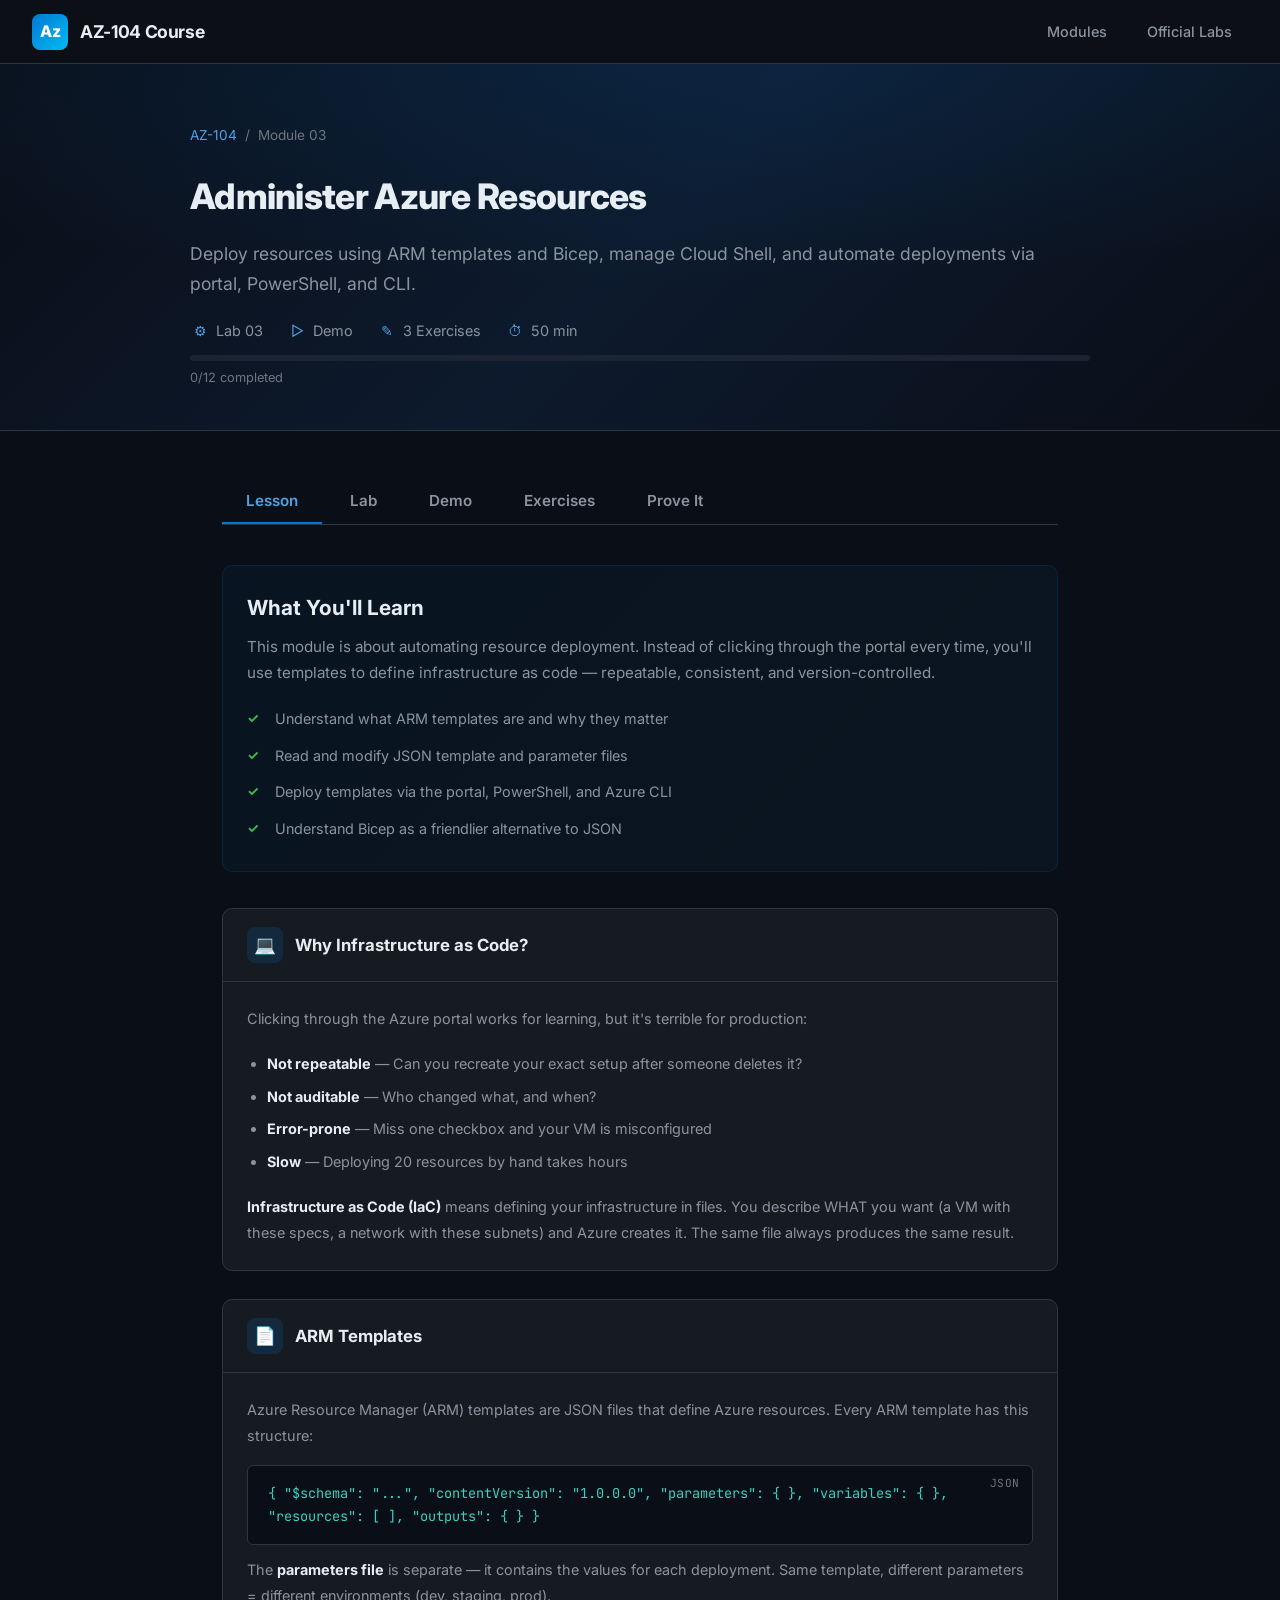
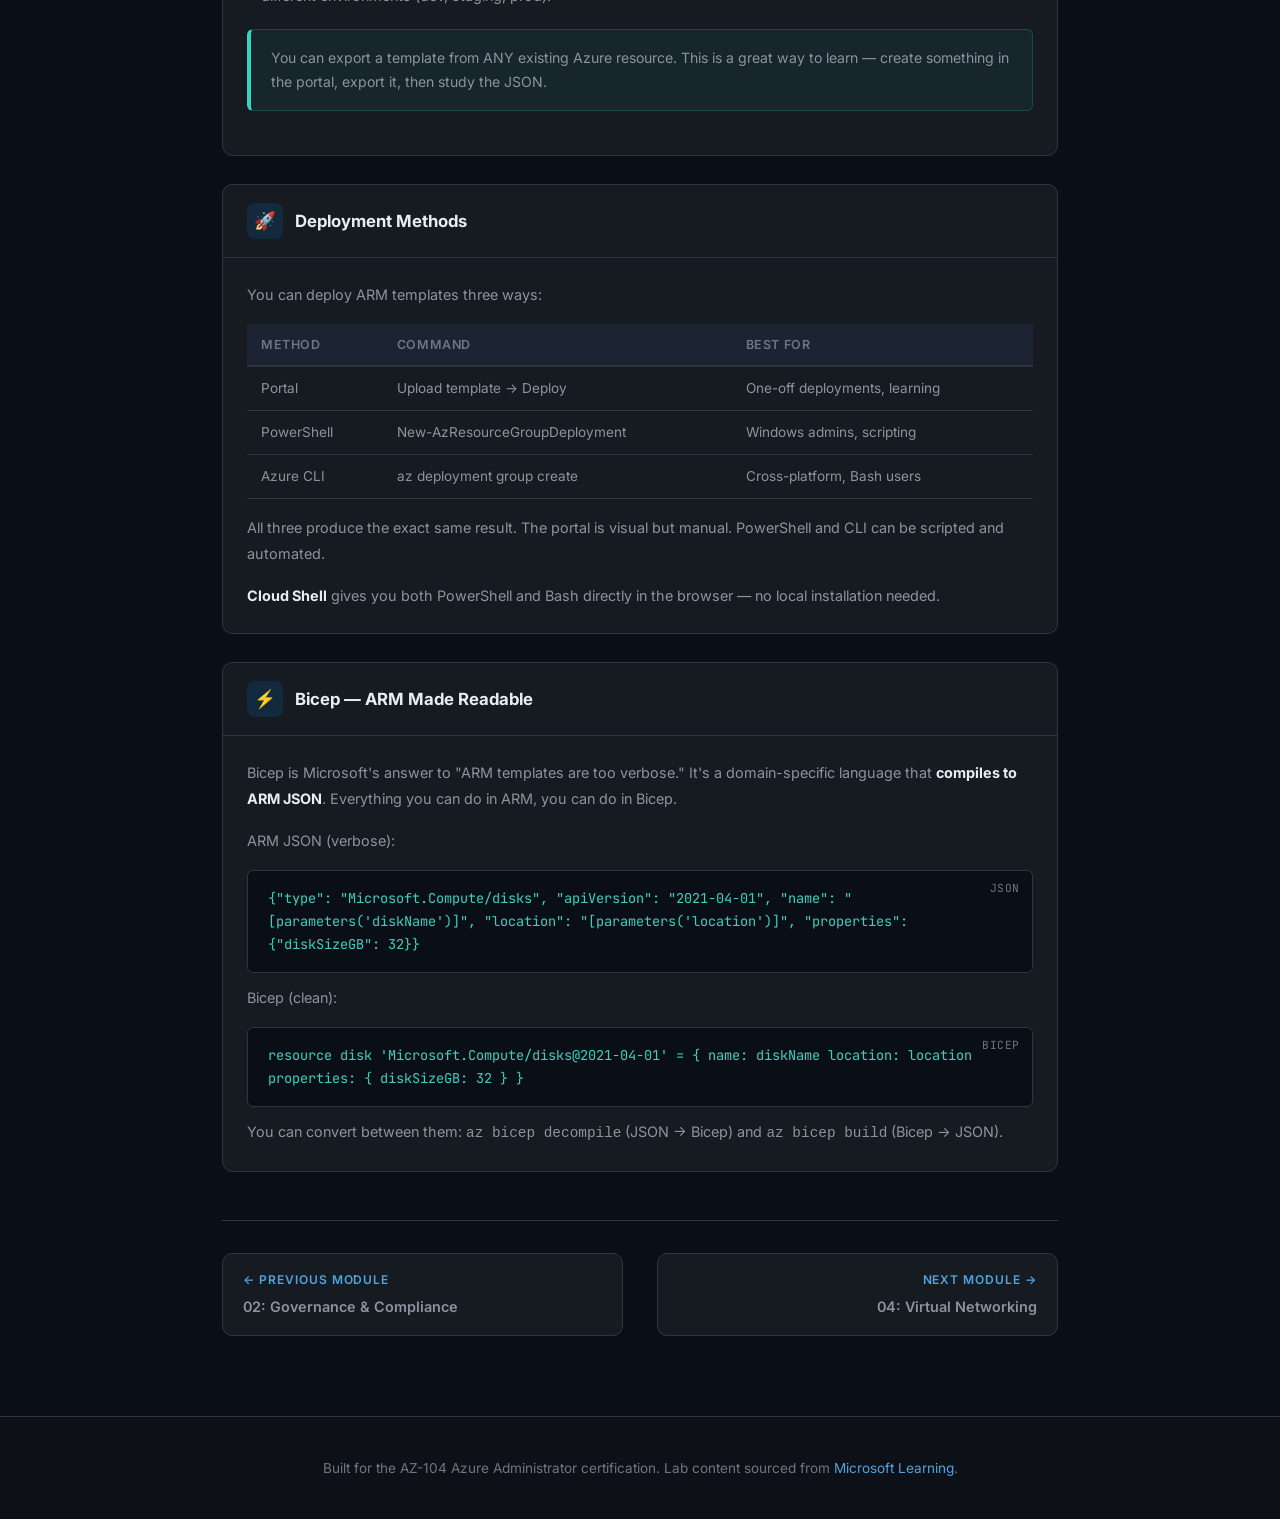
<file: modules/03-resources.html>
<!DOCTYPE html>
<html lang="en">
<head>
  <meta charset="UTF-8">
  <meta name="viewport" content="width=device-width, initial-scale=1.0">
  <title>Module 03: Administer Azure Resources | AZ-104</title>
  <link rel="stylesheet" href="../css/style.css">
  <link rel="icon" href="data:image/svg+xml,<svg xmlns='http://www.w3.org/2000/svg' viewBox='0 0 100 100'><rect rx='20' width='100' height='100' fill='%230078d4'/><text x='50' y='68' font-size='50' text-anchor='middle' fill='white' font-weight='bold'>Az</text></svg>">
</head>
<body data-module="m03">

  <nav class="navbar">
    <a href="../index.html" class="nav-brand">
      <div class="logo">Az</div>
      <span>AZ-104 Course</span>
    </a>
    <ul class="nav-links">
      <li><a href="../index.html#modules">Modules</a></li>
      <li><a href="https://microsoftlearning.github.io/AZ-104-MicrosoftAzureAdministrator/" target="_blank">Official Labs</a></li>
    </ul>
  </nav>

  <div class="module-page">

    <section class="module-hero">
      <div class="module-hero-content">
        <div class="breadcrumb">
          <a href="../index.html">AZ-104</a>
          <span>/</span>
          <span>Module 03</span>
        </div>
        <h1>Administer Azure Resources</h1>
        <p class="module-subtitle">Deploy resources using ARM templates and Bicep, manage Cloud Shell, and automate deployments via portal, PowerShell, and CLI.</p>
        <div class="meta-bar">
          <div class="meta-item">
            <span class="icon">&#9881;</span>
            <span>Lab 03</span>
          </div>
          <div class="meta-item">
            <span class="icon">&#9655;</span>
            <span>Demo</span>
          </div>
          <div class="meta-item">
            <span class="icon">&#9998;</span>
            <span>3 Exercises</span>
          </div>
          <div class="meta-item">
            <span class="icon">&#9201;</span>
            <span>50 min</span>
          </div>
        </div>
        <div class="progress-bar-container">
          <div class="progress-bar" style="width: 0%"></div>
        </div>
        <span class="progress-label" style="font-size:0.8rem; color:var(--text-muted); margin-top:6px; display:inline-block;">0/0 completed</span>
      </div>
    </section>

    <div class="module-content">

      <div class="tab-container">
        <div class="tab-nav">
          <button class="tab-btn active" data-tab="tab-lesson">Lesson</button>
          <button class="tab-btn" data-tab="tab-lab">Lab</button>
          <button class="tab-btn" data-tab="tab-demo">Demo</button>
          <button class="tab-btn" data-tab="tab-exercises">Exercises</button>
          <button class="tab-btn" data-tab="tab-prove">Prove It</button>
        </div>

        <!-- ============ LESSON TAB ============ -->
        <div id="tab-lesson" class="tab-content active">

          <div class="lesson-intro">
            <h2>What You'll Learn</h2>
            <p>This module is about automating resource deployment. Instead of clicking through the portal every time, you'll use templates to define infrastructure as code — repeatable, consistent, and version-controlled.</p>
            <ul class="lesson-objectives">
              <li>Understand what ARM templates are and why they matter</li>
              <li>Read and modify JSON template and parameter files</li>
              <li>Deploy templates via the portal, PowerShell, and Azure CLI</li>
              <li>Understand Bicep as a friendlier alternative to JSON</li>
            </ul>
          </div>

          <div class="concept-block">
            <div class="concept-header">
              <span class="concept-icon">&#128187;</span>
              <h3>Why Infrastructure as Code?</h3>
            </div>
            <div class="concept-body">
              <p>Clicking through the Azure portal works for learning, but it's terrible for production:</p>
              <ul>
                <li><strong>Not repeatable</strong> — Can you recreate your exact setup after someone deletes it?</li>
                <li><strong>Not auditable</strong> — Who changed what, and when?</li>
                <li><strong>Error-prone</strong> — Miss one checkbox and your VM is misconfigured</li>
                <li><strong>Slow</strong> — Deploying 20 resources by hand takes hours</li>
              </ul>
              <p><strong>Infrastructure as Code (IaC)</strong> means defining your infrastructure in files. You describe WHAT you want (a VM with these specs, a network with these subnets) and Azure creates it. The same file always produces the same result.</p>
            </div>
          </div>

          <div class="concept-block">
            <div class="concept-header">
              <span class="concept-icon">&#128196;</span>
              <h3>ARM Templates</h3>
            </div>
            <div class="concept-body">
              <p>Azure Resource Manager (ARM) templates are JSON files that define Azure resources. Every ARM template has this structure:</p>
              <div class="code-block">
                <span class="lang-tag">JSON</span>
{
  "$schema": "...",
  "contentVersion": "1.0.0.0",
  "parameters": { },
  "variables": { },
  "resources": [ ],
  "outputs": { }
}</div>
              <p>The <strong>parameters file</strong> is separate — it contains the values for each deployment. Same template, different parameters = different environments (dev, staging, prod).</p>
              <div class="real-world">You can export a template from ANY existing Azure resource. This is a great way to learn — create something in the portal, export it, then study the JSON.</div>
            </div>
          </div>

          <div class="concept-block">
            <div class="concept-header">
              <span class="concept-icon">&#128640;</span>
              <h3>Deployment Methods</h3>
            </div>
            <div class="concept-body">
              <p>You can deploy ARM templates three ways:</p>
              <table class="compare-table">
                <thead>
                  <tr><th>Method</th><th>Command</th><th>Best for</th></tr>
                </thead>
                <tbody>
                  <tr><td>Portal</td><td>Upload template → Deploy</td><td>One-off deployments, learning</td></tr>
                  <tr><td>PowerShell</td><td>New-AzResourceGroupDeployment</td><td>Windows admins, scripting</td></tr>
                  <tr><td>Azure CLI</td><td>az deployment group create</td><td>Cross-platform, Bash users</td></tr>
                </tbody>
              </table>
              <p>All three produce the exact same result. The portal is visual but manual. PowerShell and CLI can be scripted and automated.</p>
              <p><strong>Cloud Shell</strong> gives you both PowerShell and Bash directly in the browser — no local installation needed.</p>
            </div>
          </div>

          <div class="concept-block">
            <div class="concept-header">
              <span class="concept-icon">&#9889;</span>
              <h3>Bicep — ARM Made Readable</h3>
            </div>
            <div class="concept-body">
              <p>Bicep is Microsoft's answer to "ARM templates are too verbose." It's a domain-specific language that <strong>compiles to ARM JSON</strong>. Everything you can do in ARM, you can do in Bicep.</p>
              <p>ARM JSON (verbose):</p>
              <div class="code-block">
                <span class="lang-tag">JSON</span>
{"type": "Microsoft.Compute/disks", "apiVersion": "2021-04-01",
 "name": "[parameters('diskName')]", "location": "[parameters('location')]",
 "properties": {"diskSizeGB": 32}}</div>
              <p>Bicep (clean):</p>
              <div class="code-block">
                <span class="lang-tag">Bicep</span>
resource disk 'Microsoft.Compute/disks@2021-04-01' = {
  name: diskName
  location: location
  properties: { diskSizeGB: 32 }
}</div>
              <p>You can convert between them: <code>az bicep decompile</code> (JSON → Bicep) and <code>az bicep build</code> (Bicep → JSON).</p>
            </div>
          </div>

        </div>

        <!-- ============ LAB TAB ============ -->
        <div id="tab-lab" class="tab-content">

          <h2 style="font-size:1.4rem; font-weight:700; margin-bottom:8px;">Lab 03 - Manage Azure Resources by Using ARM Templates</h2>
          <p style="color:var(--text-muted); margin-bottom:32px;">Estimated time: 50 minutes</p>

          <!-- Task 1 -->
          <div class="task-block">
            <div class="task-header">
              <input type="checkbox" class="completion-check" data-task="lab-t1">
              <span class="task-number">1</span>
              <h3>Create an ARM Template</h3>
              <span class="task-toggle">&#9660;</span>
            </div>
            <div class="task-body">
              <ol class="steps">
                <li>Create a managed disk named <strong>az104-disk1</strong> in resource group <strong>az104-rg3</strong> (East US region).</li>
                <li>Configure the disk: <strong>Standard HDD</strong>, <strong>32 GiB</strong>, no redundancy.</li>
                <li>Once the disk is deployed, go to the resource and select <strong>Export template</strong>.</li>
                <li>Download both <strong>template.json</strong> and <strong>parameters.json</strong>.</li>
              </ol>
              <div class="info-box note">
                <strong>Note</strong>
                Exporting a template from a deployed resource captures its current configuration as reusable JSON, including all properties you set during creation.
              </div>
            </div>
          </div>

          <!-- Task 2 -->
          <div class="task-block">
            <div class="task-header">
              <input type="checkbox" class="completion-check" data-task="lab-t2">
              <span class="task-number">2</span>
              <h3>Edit and Redeploy Template</h3>
              <span class="task-toggle">&#9660;</span>
            </div>
            <div class="task-body">
              <ol class="steps">
                <li>Navigate to <strong>Deploy a custom template</strong> in the Azure portal.</li>
                <li>Select <strong>Build your own template in the editor</strong> and load your downloaded <strong>template.json</strong>.</li>
                <li>Change all disk name references from <code>az104-disk1</code> to <strong>az104-disk2</strong>.</li>
                <li>Update the parameters file to match the new disk name.</li>
                <li>Deploy to resource group <strong>az104-rg3</strong>.</li>
                <li>Verify both <strong>az104-disk1</strong> and <strong>az104-disk2</strong> exist in the resource group.</li>
              </ol>
            </div>
          </div>

          <!-- Task 3 -->
          <div class="task-block">
            <div class="task-header">
              <input type="checkbox" class="completion-check" data-task="lab-t3">
              <span class="task-number">3</span>
              <h3>Configure Cloud Shell and Deploy with PowerShell</h3>
              <span class="task-toggle">&#9660;</span>
            </div>
            <div class="task-body">
              <ol class="steps">
                <li>Open <strong>Cloud Shell</strong> and select <strong>PowerShell</strong>. Mount a storage account if prompted.</li>
                <li>Upload your <strong>template.json</strong> and <strong>parameters.json</strong> files to Cloud Shell.</li>
                <li>Edit the template to change the disk name to <strong>az104-disk3</strong>.</li>
                <li>Deploy the template using PowerShell:</li>
              </ol>
              <div class="code-block">
                <span class="lang-tag">PowerShell</span>
New-AzResourceGroupDeployment `
  -ResourceGroupName az104-rg3 `
  -TemplateFile template.json `
  -TemplateParameterFile parameters.json
              </div>
              <p>Verify the deployment:</p>
              <div class="code-block">
                <span class="lang-tag">PowerShell</span>
Get-AzDisk | ft Name,ResourceGroupName,Location,DiskSizeGb,ProvisioningState
              </div>
            </div>
          </div>

          <!-- Task 4 -->
          <div class="task-block">
            <div class="task-header">
              <input type="checkbox" class="completion-check" data-task="lab-t4">
              <span class="task-number">4</span>
              <h3>Deploy with CLI</h3>
              <span class="task-toggle">&#9660;</span>
            </div>
            <div class="task-body">
              <ol class="steps">
                <li>Switch to <strong>Bash</strong> in Cloud Shell.</li>
                <li>Edit the template to change the disk name to <strong>az104-disk4</strong>.</li>
                <li>Deploy the template using Azure CLI:</li>
              </ol>
              <div class="code-block">
                <span class="lang-tag">Bash</span>
az deployment group create \
  --resource-group az104-rg3 \
  --template-file template.json \
  --parameters parameters.json
              </div>
              <p>Verify the deployment:</p>
              <div class="code-block">
                <span class="lang-tag">Bash</span>
az disk list --resource-group az104-rg3 --output table
              </div>
            </div>
          </div>

          <!-- Task 5 -->
          <div class="task-block">
            <div class="task-header">
              <input type="checkbox" class="completion-check" data-task="lab-t5">
              <span class="task-number">5</span>
              <h3>Deploy Using Bicep</h3>
              <span class="task-toggle">&#9660;</span>
            </div>
            <div class="task-body">
              <ol class="steps">
                <li>Upload the <strong>azuredeploydisk.bicep</strong> file to Cloud Shell.</li>
                <li>Edit the Bicep file with the following values:</li>
              </ol>
              <table class="config-table">
                <thead>
                  <tr>
                    <th>Parameter</th>
                    <th>Value</th>
                  </tr>
                </thead>
                <tbody>
                  <tr>
                    <td>managedDiskName</td>
                    <td>az104-disk5</td>
                  </tr>
                  <tr>
                    <td>diskSizeinGiB</td>
                    <td>32</td>
                  </tr>
                  <tr>
                    <td>sku</td>
                    <td>StandardSSD_LRS</td>
                  </tr>
                </tbody>
              </table>
              <p>Deploy using Azure CLI:</p>
              <div class="code-block">
                <span class="lang-tag">Bash</span>
az deployment group create \
  --resource-group az104-rg3 \
  --template-file azuredeploydisk.bicep
              </div>
              <div class="info-box tip">
                <strong>Tip</strong>
                Bicep files do not require a separate parameters file. Parameters can be defined with defaults directly in the .bicep file.
              </div>
            </div>
          </div>

          <!-- Key Takeaways -->
          <div class="takeaways">
            <h3>Key Takeaways</h3>
            <ul>
              <li>ARM templates enable group-based resource deployment as a single operation.</li>
              <li>Separate parameter files enhance template flexibility and reusability across environments.</li>
              <li>ARM templates can be deployed via the Azure portal, PowerShell, or CLI.</li>
              <li>Bicep provides concise, type-safe syntax for infrastructure-as-code with less boilerplate than JSON.</li>
            </ul>
          </div>

        </div>

        <!-- ============ DEMO TAB ============ -->
        <div id="tab-demo" class="tab-content">

          <h2 style="font-size:1.4rem; font-weight:700; margin-bottom:24px;">Demonstrations</h2>

          <div class="task-block">
            <div class="task-header">
              <input type="checkbox" class="completion-check" data-task="demo-1">
              <span class="task-number">1</span>
              <h3>Microsoft Copilot for Azure</h3>
              <span class="task-toggle">&#9660;</span>
            </div>
            <div class="task-body">
              <p>Explore how Microsoft Copilot integrates with the Azure portal to assist with resource management, troubleshooting, and template generation using natural language.</p>
            </div>
          </div>

          <div class="task-block">
            <div class="task-header">
              <input type="checkbox" class="completion-check" data-task="demo-2">
              <span class="task-number">2</span>
              <h3>Azure Portal Navigation and Customization</h3>
              <span class="task-toggle">&#9660;</span>
            </div>
            <div class="task-body">
              <p>Walk through the Azure portal interface including dashboard customization, resource group navigation, favorites, and settings for managing your Azure environment efficiently.</p>
            </div>
          </div>

          <div class="task-block">
            <div class="task-header">
              <input type="checkbox" class="completion-check" data-task="demo-3">
              <span class="task-number">3</span>
              <h3>Cloud Shell (PowerShell and Bash)</h3>
              <span class="task-toggle">&#9660;</span>
            </div>
            <div class="task-body">
              <p>Demonstrate launching Cloud Shell, switching between PowerShell and Bash, uploading files, and running basic Azure commands in both shell environments.</p>
            </div>
          </div>

          <div class="task-block">
            <div class="task-header">
              <input type="checkbox" class="completion-check" data-task="demo-4">
              <span class="task-number">4</span>
              <h3>QuickStart Templates (JSON and Bicep)</h3>
              <span class="task-toggle">&#9660;</span>
            </div>
            <div class="task-body">
              <p>Browse the Azure QuickStart Templates gallery, compare a JSON ARM template with its Bicep equivalent, and deploy a sample template from the gallery.</p>
            </div>
          </div>

        </div>

        <!-- ============ EXERCISES TAB ============ -->
        <div id="tab-exercises" class="tab-content">

          <h2 style="font-size:1.4rem; font-weight:700; margin-bottom:24px;">Exercises</h2>

          <!-- Exercise 1 -->
          <div class="exercise-card">
            <span class="difficulty easy">Easy</span>
            <h4>Exercise 1: Template Exploration</h4>
            <input type="checkbox" class="completion-check" data-task="ex-1" style="float:right; margin-top:-28px;">
            <ol>
              <li>Go to the Azure Quickstart Templates gallery.</li>
              <li>Find a template for deploying a simple storage account.</li>
              <li>Review the <strong>template.json</strong> &mdash; identify the <code>resources</code>, <code>parameters</code>, and <code>variables</code> sections.</li>
              <li>Note what values are parameterized vs hardcoded.</li>
            </ol>
            <div class="hint">
              <strong>Hint</strong> (click to reveal)
              <div class="hint-text">Every ARM template has these sections: <code>$schema</code>, <code>contentVersion</code>, <code>parameters</code>, <code>variables</code>, <code>resources</code>, <code>outputs</code>.</div>
            </div>
          </div>

          <!-- Exercise 2 -->
          <div class="exercise-card">
            <span class="difficulty medium">Medium</span>
            <h4>Exercise 2: Cloud Shell Mastery</h4>
            <input type="checkbox" class="completion-check" data-task="ex-2" style="float:right; margin-top:-28px;">
            <ol>
              <li>Open Cloud Shell and switch between PowerShell and Bash.</li>
              <li>In PowerShell, list all resource groups:
                <div class="code-block"><span class="lang-tag">PowerShell</span>Get-AzResourceGroup</div>
              </li>
              <li>In Bash, list all resource groups:
                <div class="code-block"><span class="lang-tag">Bash</span>az group list --output table</div>
              </li>
              <li>Create a resource group using CLI:
                <div class="code-block"><span class="lang-tag">Bash</span>az group create --name test-rg --location eastus</div>
              </li>
              <li>Delete it using PowerShell:
                <div class="code-block"><span class="lang-tag">PowerShell</span>Remove-AzResourceGroup -Name test-rg</div>
              </li>
            </ol>
            <div class="hint">
              <strong>Hint</strong> (click to reveal)
              <div class="hint-text">Cloud Shell persists files in an Azure File Share. Both shells can manage the same resources &mdash; choose based on your scripting preference.</div>
            </div>
          </div>

          <!-- Exercise 3 -->
          <div class="exercise-card">
            <span class="difficulty hard">Hard</span>
            <h4>Exercise 3: Build Your Own Template</h4>
            <input type="checkbox" class="completion-check" data-task="ex-3" style="float:right; margin-top:-28px;">
            <p style="color:var(--text-secondary); font-size:0.9rem; margin-bottom:12px;">Create an ARM template from scratch that deploys a virtual network.</p>
            <ol>
              <li>Define parameters for: <code>vnetName</code>, <code>addressPrefix</code>, <code>subnetName</code>, <code>subnetPrefix</code>.</li>
              <li>Define a <code>Microsoft.Network/virtualNetworks</code> resource.</li>
              <li>Deploy using Cloud Shell.</li>
              <li>Export the deployed resource's template and compare with yours.</li>
              <li>Convert your JSON template to Bicep syntax:
                <div class="code-block"><span class="lang-tag">Bash</span>az bicep decompile --file template.json</div>
              </li>
            </ol>
            <div class="hint">
              <strong>Hint</strong> (click to reveal)
              <div class="hint-text">Use <code>az bicep decompile --file template.json</code> to auto-convert JSON to Bicep. Compare the output to understand how Bicep simplifies the template syntax.</div>
            </div>
          </div>

        </div>

        <!-- ==================== PROVE IT TAB ==================== -->
        <div id="tab-prove" class="tab-content">
          <div class="prove-intro">
            <h2>Prove You Know It</h2>
            <p>Not memorization — understanding. Can you apply what you learned to real situations?</p>
            <div class="score-display">Scenarios: <span class="quiz-score">No questions answered yet</span></div>
          </div>

          <div class="assess-section">
            <div class="assess-section-title"><span class="assess-icon scenario">?</span> Quick Scenarios</div>

            <div class="quiz-card" data-qid="q1" data-answer="B">
              <div class="quiz-scenario">
                <span class="scenario-label">Scenario</span>
                <p>You deployed a VM using an ARM template and need to deploy an identical one in another region. You have the template.json and parameters.json files. What's the fastest approach?</p>
              </div>
              <div class="quiz-options">
                <div class="quiz-option" data-value="A"><span class="option-letter">A</span><span>Manually create the VM in the portal matching every setting</span></div>
                <div class="quiz-option" data-value="B"><span class="option-letter">B</span><span>Edit the parameters file to change the region, then redeploy the template</span></div>
                <div class="quiz-option" data-value="C"><span class="option-letter">C</span><span>Export the existing VM as a new template</span></div>
              </div>
              <div class="quiz-explanation">
                <div class="explanation-box why-right"><strong>Why this is correct</strong>ARM templates are reusable by design. Changing parameters (region, name) and redeploying is exactly what they're built for — fast, consistent, repeatable.</div>
                <div class="explanation-box why-wrong"><strong>Common mistakes</strong>Manually recreating (A) is slow and error-prone. Re-exporting (C) generates a new template that may include runtime-specific settings you don't need.</div>
              </div>
            </div>

            <div class="quiz-card" data-qid="q2" data-answer="C">
              <div class="quiz-scenario">
                <span class="scenario-label">Scenario</span>
                <p>Your team uses ARM templates (JSON) but finds them verbose and hard to read. A colleague suggests switching to Bicep. What's the relationship between Bicep and ARM?</p>
              </div>
              <div class="quiz-options">
                <div class="quiz-option" data-value="A"><span class="option-letter">A</span><span>Bicep is a completely different deployment system</span></div>
                <div class="quiz-option" data-value="B"><span class="option-letter">B</span><span>Bicep templates can't do everything ARM templates can</span></div>
                <div class="quiz-option" data-value="C"><span class="option-letter">C</span><span>Bicep compiles down to ARM JSON — it's syntactic sugar with full parity</span></div>
              </div>
              <div class="quiz-explanation">
                <div class="explanation-box why-right"><strong>Why this is correct</strong>Bicep is a domain-specific language that transpiles to standard ARM JSON. Everything you can do in ARM, you can do in Bicep. The compiled output IS an ARM template.</div>
                <div class="explanation-box why-wrong"><strong>Common mistakes</strong>Bicep is NOT a separate system (A) — it's a layer on top of ARM. It has full parity (B) — you can even decompile JSON to Bicep with <code>az bicep decompile</code>.</div>
              </div>
            </div>

            <div class="quiz-card" data-qid="q3" data-answer="A">
              <div class="quiz-scenario">
                <span class="scenario-label">Scenario</span>
                <p>You're in Cloud Shell and need to deploy a template. You have both PowerShell and Bash available. Does it matter which you use?</p>
              </div>
              <div class="quiz-options">
                <div class="quiz-option" data-value="A"><span class="option-letter">A</span><span>No — both can deploy ARM templates, just with different syntax</span></div>
                <div class="quiz-option" data-value="B"><span class="option-letter">B</span><span>Yes — only PowerShell can deploy ARM templates</span></div>
                <div class="quiz-option" data-value="C"><span class="option-letter">C</span><span>Yes — Bash is required for Bicep templates</span></div>
              </div>
              <div class="quiz-explanation">
                <div class="explanation-box why-right"><strong>Why this is correct</strong>PowerShell uses <code>New-AzResourceGroupDeployment</code>, Bash uses <code>az deployment group create</code>. Both achieve the same result. Bicep works with both shells too.</div>
                <div class="explanation-box why-wrong"><strong>Common mistakes</strong>Both shells can deploy ARM and Bicep templates (B, C). The choice is about syntax preference, not capability.</div>
              </div>
            </div>
          </div>

          <div class="assess-section">
            <div class="assess-section-title"><span class="assess-icon troubleshoot">!</span> Troubleshooting Spot</div>

            <div class="trouble-card">
              <span class="trouble-label">Troubleshoot</span>
              <p class="trouble-situation">You're deploying an ARM template and get the error: "The template parameter disk_name is not found." But you can see "disk_name" in your parameters file.</p>
              <p class="trouble-question">What's going wrong?</p>
              <div class="progressive-hints">
                <div class="prog-hint"><div class="prog-hint-label"><span class="arrow">&#9654;</span> Hint 1</div><div class="prog-hint-content">ARM template parameter names are case-sensitive. Check if the template uses "disk_name" but your parameter file has "Disk_Name" or "diskName".</div></div>
                <div class="prog-hint"><div class="prog-hint-label"><span class="arrow">&#9654;</span> Hint 2</div><div class="prog-hint-content">Check if you edited the template to rename parameters but forgot to update the parameters file (or vice versa).</div></div>
                <div class="prog-hint"><div class="prog-hint-label"><span class="arrow">&#9654;</span> Answer</div><div class="prog-hint-content answer">Parameter names must match EXACTLY between template.json and parameters.json — including case and underscores. When you rename a parameter in the template, you must update it in the parameters file too. The error message tells you exactly which parameter it can't find.</div></div>
              </div>
            </div>
          </div>

          <div class="assess-section">
            <div class="assess-section-title"><span class="assess-icon architect">&#9670;</span> Architect's Corner</div>

            <div class="architect-card" data-aid="a1" data-best="B">
              <span class="architect-label">Design Decision</span>
              <p class="architect-situation">Your team deploys infrastructure weekly. Currently everyone clicks through the portal. You want to introduce Infrastructure as Code. What's your first step?</p>
              <div class="architect-options">
                <div class="arch-option" data-value="A"><div class="arch-option-title">Option A</div><div class="arch-option-desc">Rewrite everything in Terraform immediately. Full IaC solution, steep learning curve, external tool.</div></div>
                <div class="arch-option" data-value="B"><div class="arch-option-title">Option B</div><div class="arch-option-desc">Export existing resources as ARM templates, then iterate toward Bicep. Start from what you have, learn gradually.</div></div>
                <div class="arch-option" data-value="C"><div class="arch-option-title">Option C</div><div class="arch-option-desc">Write PowerShell scripts that call az commands. Familiar syntax, imperative approach.</div></div>
              </div>
              <div class="architect-reveal"><strong>Why this is the best choice</strong>Exporting existing resources gives you working templates immediately — no blank-page problem. You can then clean them up, parameterize them, and gradually convert to Bicep for readability. Terraform (A) is powerful but introduces a new ecosystem and state management. PowerShell scripts (C) are imperative — they describe HOW, not WHAT, making them harder to maintain and not idempotent by default.</div>
            </div>
          </div>

          <button class="reset-quiz-btn">&#8635; Reset All Answers</button>
        </div>

      </div><!-- /tab-container -->

      <nav class="module-nav">
        <a href="02-governance.html" class="prev">
          <span class="nav-direction">&larr; Previous Module</span>
          <span class="nav-title">02: Governance &amp; Compliance</span>
        </a>
        <a href="04-networking.html" class="next">
          <span class="nav-direction">Next Module &rarr;</span>
          <span class="nav-title">04: Virtual Networking</span>
        </a>
      </nav>

    </div><!-- /module-content -->

  </div><!-- /module-page -->

  <footer class="site-footer">
    <p>Built for the AZ-104 Azure Administrator certification. Lab content sourced from <a href="https://microsoftlearning.github.io/AZ-104-MicrosoftAzureAdministrator/" target="_blank">Microsoft Learning</a>.</p>
  </footer>

  <script src="../js/app.js"></script>
</body>
</html>
</file>
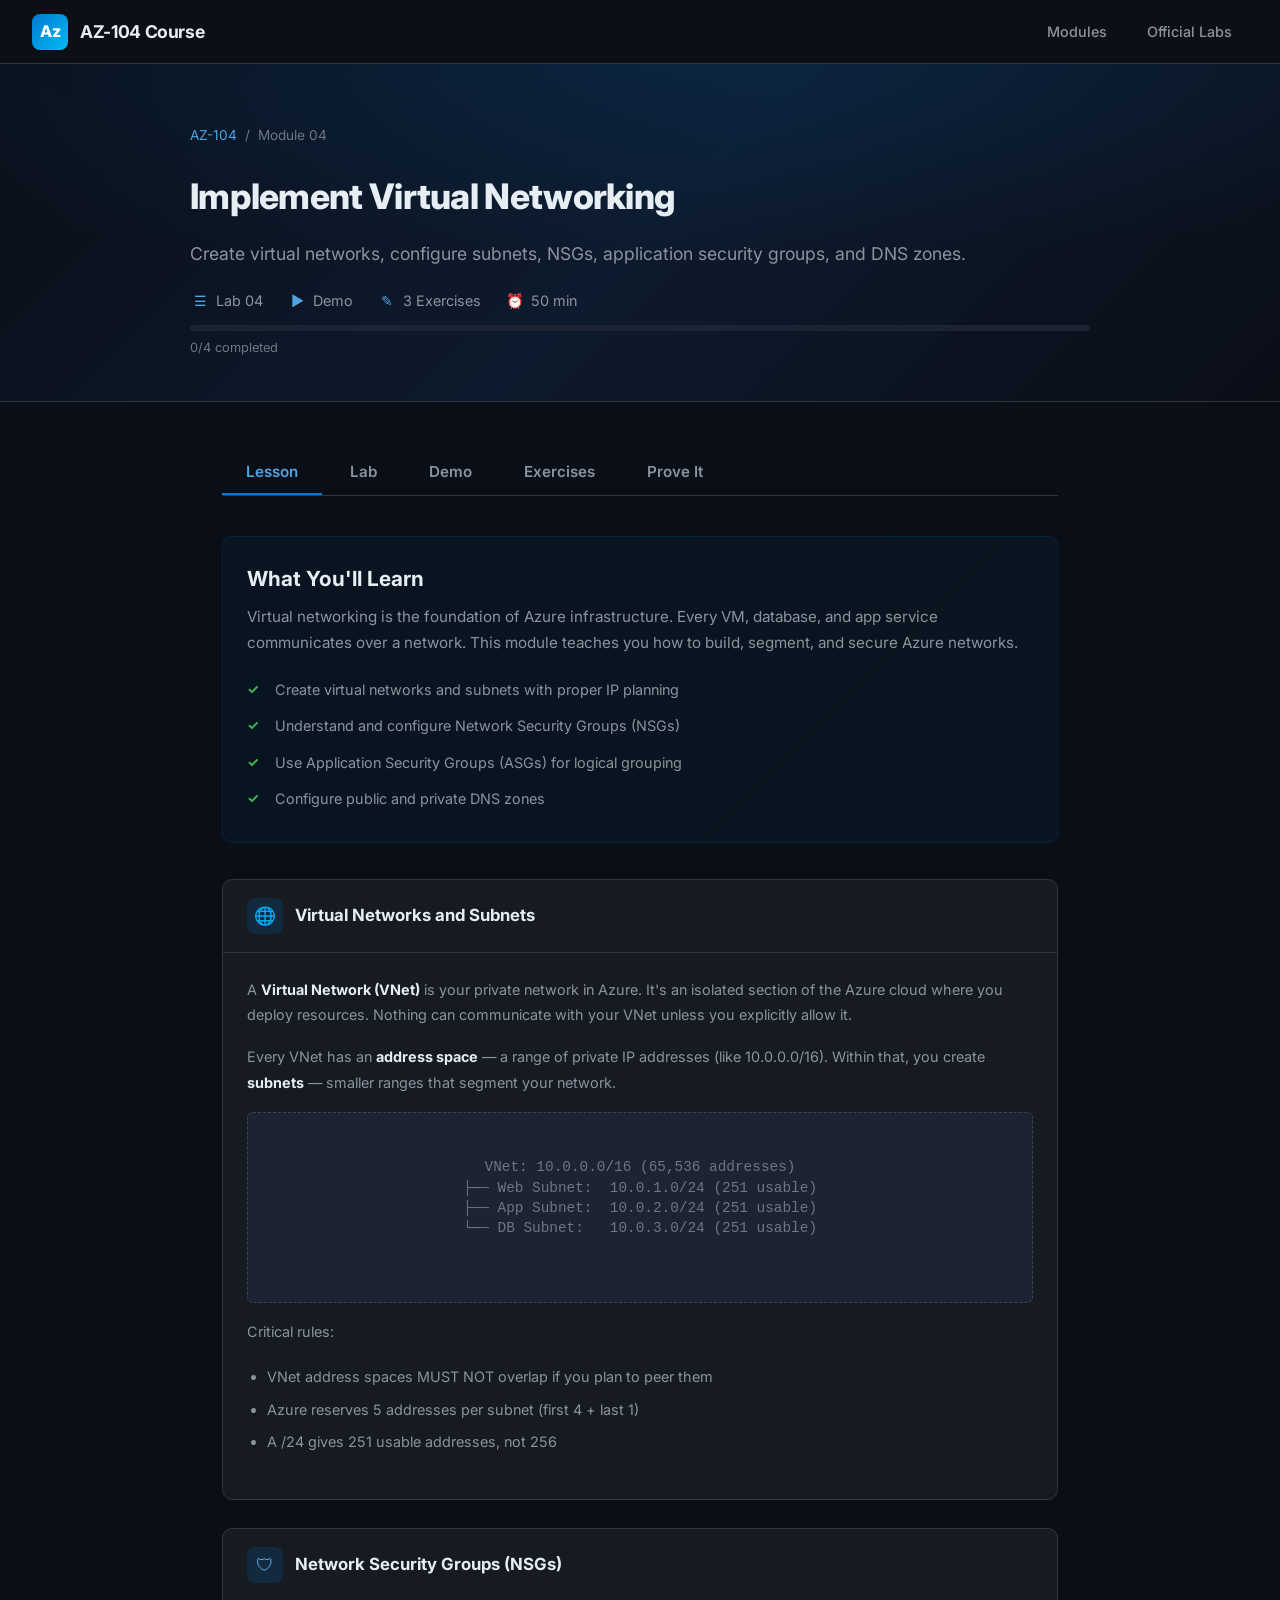
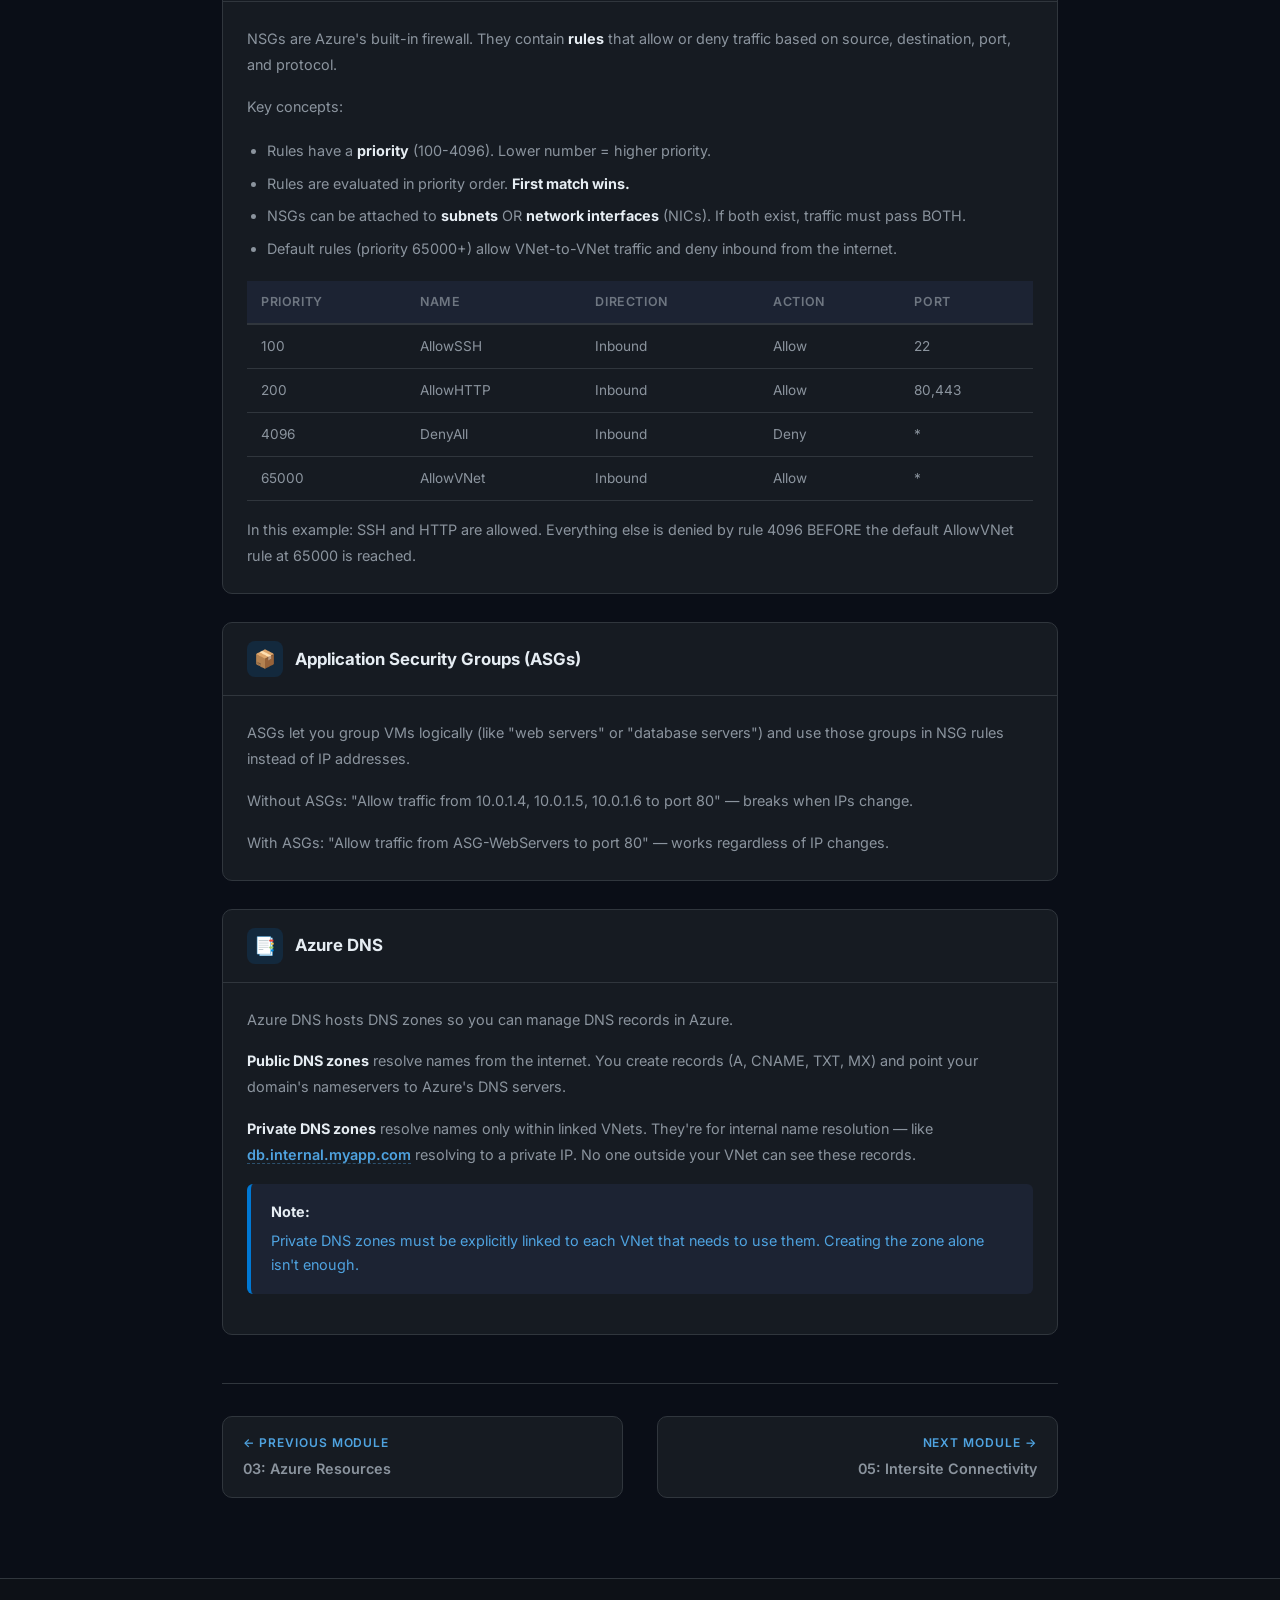
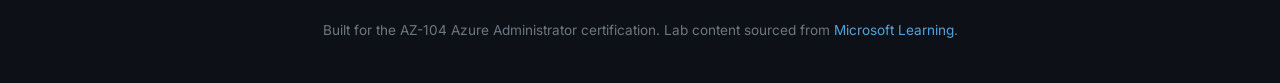
<file: modules/04-networking.html>
<!DOCTYPE html>
<html lang="en">
<head>
  <meta charset="UTF-8">
  <meta name="viewport" content="width=device-width, initial-scale=1.0">
  <title>Module 04: Implement Virtual Networking | AZ-104</title>
  <link rel="stylesheet" href="../css/style.css">
  <link rel="icon" href="data:image/svg+xml,<svg xmlns='http://www.w3.org/2000/svg' viewBox='0 0 100 100'><rect rx='20' width='100' height='100' fill='%230078d4'/><text x='50' y='68' font-size='50' text-anchor='middle' fill='white' font-weight='bold'>Az</text></svg>">
</head>
<body data-module="m04">

  <nav class="navbar">
    <a href="../index.html" class="nav-brand">
      <div class="logo">Az</div>
      <span>AZ-104 Course</span>
    </a>
    <ul class="nav-links">
      <li><a href="../index.html#modules">Modules</a></li>
      <li><a href="https://microsoftlearning.github.io/AZ-104-MicrosoftAzureAdministrator/" target="_blank">Official Labs</a></li>
    </ul>
  </nav>

  <div class="module-page">

    <section class="module-hero">
      <div class="module-hero-content">
        <div class="breadcrumb">
          <a href="../index.html">AZ-104</a>
          <span>/</span>
          <span>Module 04</span>
        </div>
        <h1>Implement Virtual Networking</h1>
        <p class="module-subtitle">Create virtual networks, configure subnets, NSGs, application security groups, and DNS zones.</p>
        <div class="meta-bar">
          <div class="meta-item">
            <span class="icon">&#9776;</span>
            <span>Lab 04</span>
          </div>
          <div class="meta-item">
            <span class="icon">&#9654;</span>
            <span>Demo</span>
          </div>
          <div class="meta-item">
            <span class="icon">&#9998;</span>
            <span>3 Exercises</span>
          </div>
          <div class="meta-item">
            <span class="icon">&#9200;</span>
            <span>50 min</span>
          </div>
        </div>
        <div class="progress-bar-container">
          <div class="progress-bar" style="width: 0%"></div>
        </div>
        <span class="progress-label" style="font-size:0.8rem; color:var(--text-muted); margin-top:6px; display:inline-block;">0/4 completed</span>
      </div>
    </section>

    <div class="module-content">
      <div class="tab-container">
        <div class="tab-nav">
          <button class="tab-btn active" data-tab="tab-lesson">Lesson</button>
          <button class="tab-btn" data-tab="tab-lab">Lab</button>
          <button class="tab-btn" data-tab="tab-demo">Demo</button>
          <button class="tab-btn" data-tab="tab-exercises">Exercises</button>
          <button class="tab-btn" data-tab="tab-prove">Prove It</button>
        </div>

        <!-- ==================== LESSON TAB ==================== -->
        <div id="tab-lesson" class="tab-content active">

          <div class="lesson-intro">
            <h2>What You'll Learn</h2>
            <p>Virtual networking is the foundation of Azure infrastructure. Every VM, database, and app service communicates over a network. This module teaches you how to build, segment, and secure Azure networks.</p>
            <ul class="lesson-objectives">
              <li>Create virtual networks and subnets with proper IP planning</li>
              <li>Understand and configure Network Security Groups (NSGs)</li>
              <li>Use Application Security Groups (ASGs) for logical grouping</li>
              <li>Configure public and private DNS zones</li>
            </ul>
          </div>

          <div class="concept-block">
            <div class="concept-header">
              <span class="concept-icon">&#127760;</span>
              <h3>Virtual Networks and Subnets</h3>
            </div>
            <div class="concept-body">
              <p>A <strong>Virtual Network (VNet)</strong> is your private network in Azure. It's an isolated section of the Azure cloud where you deploy resources. Nothing can communicate with your VNet unless you explicitly allow it.</p>
              <p>Every VNet has an <strong>address space</strong> — a range of private IP addresses (like 10.0.0.0/16). Within that, you create <strong>subnets</strong> — smaller ranges that segment your network.</p>
              <div class="diagram-box">
<pre>VNet: 10.0.0.0/16 (65,536 addresses)
├── Web Subnet:  10.0.1.0/24 (251 usable)
├── App Subnet:  10.0.2.0/24 (251 usable)
└── DB Subnet:   10.0.3.0/24 (251 usable)</pre>
              </div>
              <p>Critical rules:</p>
              <ul>
                <li>VNet address spaces MUST NOT overlap if you plan to peer them</li>
                <li>Azure reserves 5 addresses per subnet (first 4 + last 1)</li>
                <li>A /24 gives 251 usable addresses, not 256</li>
              </ul>
            </div>
          </div>

          <div class="concept-block">
            <div class="concept-header">
              <span class="concept-icon">&#128737;</span>
              <h3>Network Security Groups (NSGs)</h3>
            </div>
            <div class="concept-body">
              <p>NSGs are Azure's built-in firewall. They contain <strong>rules</strong> that allow or deny traffic based on source, destination, port, and protocol.</p>
              <p>Key concepts:</p>
              <ul>
                <li>Rules have a <strong>priority</strong> (100-4096). Lower number = higher priority.</li>
                <li>Rules are evaluated in priority order. <strong>First match wins.</strong></li>
                <li>NSGs can be attached to <strong>subnets</strong> OR <strong>network interfaces</strong> (NICs). If both exist, traffic must pass BOTH.</li>
                <li>Default rules (priority 65000+) allow VNet-to-VNet traffic and deny inbound from the internet.</li>
              </ul>
              <table class="compare-table">
                <thead>
                  <tr><th>Priority</th><th>Name</th><th>Direction</th><th>Action</th><th>Port</th></tr>
                </thead>
                <tbody>
                  <tr><td>100</td><td>AllowSSH</td><td>Inbound</td><td>Allow</td><td>22</td></tr>
                  <tr><td>200</td><td>AllowHTTP</td><td>Inbound</td><td>Allow</td><td>80,443</td></tr>
                  <tr><td>4096</td><td>DenyAll</td><td>Inbound</td><td>Deny</td><td>*</td></tr>
                  <tr><td>65000</td><td>AllowVNet</td><td>Inbound</td><td>Allow</td><td>*</td></tr>
                </tbody>
              </table>
              <p>In this example: SSH and HTTP are allowed. Everything else is denied by rule 4096 BEFORE the default AllowVNet rule at 65000 is reached.</p>
            </div>
          </div>

          <div class="concept-block">
            <div class="concept-header">
              <span class="concept-icon">&#128230;</span>
              <h3>Application Security Groups (ASGs)</h3>
            </div>
            <div class="concept-body">
              <p>ASGs let you group VMs logically (like "web servers" or "database servers") and use those groups in NSG rules instead of IP addresses.</p>
              <p>Without ASGs: "Allow traffic from 10.0.1.4, 10.0.1.5, 10.0.1.6 to port 80" — breaks when IPs change.</p>
              <p>With ASGs: "Allow traffic from ASG-WebServers to port 80" — works regardless of IP changes.</p>
            </div>
          </div>

          <div class="concept-block">
            <div class="concept-header">
              <span class="concept-icon">&#128209;</span>
              <h3>Azure DNS</h3>
            </div>
            <div class="concept-body">
              <p>Azure DNS hosts DNS zones so you can manage DNS records in Azure.</p>
              <p><strong>Public DNS zones</strong> resolve names from the internet. You create records (A, CNAME, TXT, MX) and point your domain's nameservers to Azure's DNS servers.</p>
              <p><strong>Private DNS zones</strong> resolve names only within linked VNets. They're for internal name resolution — like <span class="key-term">db.internal.myapp.com</span> resolving to a private IP. No one outside your VNet can see these records.</p>
              <div class="info-box note"><strong>Note:</strong> Private DNS zones must be explicitly linked to each VNet that needs to use them. Creating the zone alone isn't enough.</div>
            </div>
          </div>

        </div>

        <!-- ==================== LAB TAB ==================== -->
        <div id="tab-lab" class="tab-content">

          <h2 style="margin-bottom: 8px;">Lab 04 &mdash; Implement Virtual Networking</h2>
          <p style="color: var(--text-muted); margin-bottom: 32px;">Estimated time: 50 minutes</p>

          <!-- Task 1 -->
          <div class="task-block">
            <div class="task-header">
              <input type="checkbox" class="completion-check" data-task="t1">
              <span class="task-number">1</span>
              <h3>Create Virtual Network with Subnets via Portal</h3>
              <span class="task-toggle">&#9660;</span>
            </div>
            <div class="task-body">
              <p>Create the core services virtual network using the Azure Portal.</p>

              <ol class="steps">
                <li>Navigate to <strong>Virtual Networks</strong> and click <strong>+ Create</strong>.</li>
                <li>Configure the basics:
                  <table class="config-table">
                    <tr><th>Setting</th><th>Value</th></tr>
                    <tr><td>Resource Group</td><td>az104-rg4 (create new)</td></tr>
                    <tr><td>Name</td><td>CoreServicesVnet</td></tr>
                    <tr><td>Region</td><td>East US</td></tr>
                  </table>
                </li>
                <li>On the <strong>IP Addresses</strong> tab, set the address space to <strong>10.20.0.0/16</strong>.</li>
                <li>Delete the <strong>default</strong> subnet.</li>
                <li>Add subnet <strong>SharedServicesSubnet</strong> with address range <strong>10.20.10.0/24</strong>.</li>
                <li>Add subnet <strong>DatabaseSubnet</strong> with address range <strong>10.20.20.0/24</strong>.</li>
                <li>Click <strong>Review + create</strong>, then <strong>Create</strong>.</li>
                <li>Once deployed, go to the resource and click <strong>Export template</strong> to save the ARM template for reuse.</li>
              </ol>

              <div class="info-box note">
                <strong>Note</strong>
                Exporting the template captures the full configuration of your VNet including subnets, which you can modify and redeploy for similar environments.
              </div>
            </div>
          </div>

          <!-- Task 2 -->
          <div class="task-block">
            <div class="task-header">
              <input type="checkbox" class="completion-check" data-task="t2">
              <span class="task-number">2</span>
              <h3>Create Virtual Network Using Template</h3>
              <span class="task-toggle">&#9660;</span>
            </div>
            <div class="task-body">
              <p>Modify the exported template to deploy a second virtual network for a manufacturing environment.</p>

              <ol class="steps">
                <li>Open the exported template JSON file from Task 1.</li>
                <li>Replace all occurrences of <strong>CoreServicesVnet</strong> with <strong>ManufacturingVnet</strong>.</li>
                <li>Replace the address space <strong>10.20.0.0</strong> with <strong>10.30.0.0</strong> (keep /16 prefix).</li>
                <li>Update the subnets:
                  <table class="config-table">
                    <tr><th>Subnet Name</th><th>Address Range</th></tr>
                    <tr><td>SensorSubnet1</td><td>10.30.20.0/24</td></tr>
                    <tr><td>SensorSubnet2</td><td>10.30.21.0/24</td></tr>
                  </table>
                </li>
                <li>Navigate to <strong>Deploy a custom template</strong> in the Azure Portal.</li>
                <li>Select <strong>Build your own template in the editor</strong>, paste the modified JSON, and click <strong>Save</strong>.</li>
                <li>Select the <strong>az104-rg4</strong> resource group and region <strong>East US</strong>, then deploy.</li>
                <li>Verify both VNets appear in the resource group after deployment.</li>
              </ol>

              <div class="info-box tip">
                <strong>Tip</strong>
                Using exported templates speeds up infrastructure replication and ensures consistency across environments.
              </div>
            </div>
          </div>

          <!-- Task 3 -->
          <div class="task-block">
            <div class="task-header">
              <input type="checkbox" class="completion-check" data-task="t3">
              <span class="task-number">3</span>
              <h3>Configure ASG and NSG</h3>
              <span class="task-toggle">&#9660;</span>
            </div>
            <div class="task-body">
              <p>Create an application security group and a network security group with custom rules to control traffic flow.</p>

              <ol class="steps">
                <li>Navigate to <strong>Application security groups</strong> and create one named <strong>asg-web</strong> in <strong>az104-rg4</strong>.</li>
                <li>Navigate to <strong>Network security groups</strong> and create one named <strong>myNSGSecure</strong> in <strong>az104-rg4</strong>.</li>
                <li>Associate <strong>myNSGSecure</strong> with <strong>SharedServicesSubnet</strong> in CoreServicesVnet.</li>
                <li>Create an <strong>inbound security rule</strong>:
                  <table class="config-table">
                    <tr><th>Setting</th><th>Value</th></tr>
                    <tr><td>Name</td><td>AllowASG</td></tr>
                    <tr><td>Source</td><td>Application security group &mdash; asg-web</td></tr>
                    <tr><td>Destination port ranges</td><td>80,443</td></tr>
                    <tr><td>Protocol</td><td>TCP</td></tr>
                    <tr><td>Action</td><td>Allow</td></tr>
                    <tr><td>Priority</td><td>100</td></tr>
                  </table>
                </li>
                <li>Create an <strong>outbound security rule</strong>:
                  <table class="config-table">
                    <tr><th>Setting</th><th>Value</th></tr>
                    <tr><td>Name</td><td>DenyInternetOutbound</td></tr>
                    <tr><td>Destination</td><td>Internet</td></tr>
                    <tr><td>Service</td><td>Custom (all ports)</td></tr>
                    <tr><td>Action</td><td>Deny</td></tr>
                    <tr><td>Priority</td><td>4096</td></tr>
                  </table>
                </li>
                <li>Review the effective security rules to confirm the new rules appear alongside the defaults.</li>
              </ol>

              <div class="info-box warning">
                <strong>Warning</strong>
                The DenyInternetOutbound rule at priority 4096 blocks all outbound Internet traffic. This can prevent VMs from reaching external update servers or Azure services. Use with caution and add explicit allow rules for required traffic.
              </div>
            </div>
          </div>

          <!-- Task 4 -->
          <div class="task-block">
            <div class="task-header">
              <input type="checkbox" class="completion-check" data-task="t4">
              <span class="task-number">4</span>
              <h3>Configure DNS Zones</h3>
              <span class="task-toggle">&#9660;</span>
            </div>
            <div class="task-body">
              <p>Set up public and private DNS zones and verify name resolution.</p>

              <ol class="steps">
                <li>Navigate to <strong>DNS zones</strong> and create a public zone:
                  <table class="config-table">
                    <tr><th>Setting</th><th>Value</th></tr>
                    <tr><td>Name</td><td>contoso.com</td></tr>
                    <tr><td>Resource Group</td><td>az104-rg4</td></tr>
                  </table>
                </li>
                <li>Add an <strong>A record</strong>: Name <strong>www</strong>, IP address <strong>10.1.1.4</strong>.</li>
                <li>Verify the record with nslookup:
                  <div class="code-block">
                    <span class="lang-tag">CLI</span>
                    nslookup www.contoso.com &lt;Azure-NS-server&gt;
                  </div>
                </li>
                <li>Navigate to <strong>Private DNS zones</strong> and create a zone named <strong>private.contoso.com</strong>.</li>
                <li>Add a <strong>Virtual network link</strong> to <strong>ManufacturingVnet</strong> (enable auto-registration if desired).</li>
                <li>Add an <strong>A record</strong>: Name <strong>sensorvm</strong>, IP address <strong>10.1.1.4</strong>.</li>
                <li>Verify the private record resolves from a VM within the linked VNet.</li>
              </ol>

              <div class="info-box note">
                <strong>Note</strong>
                Private DNS zones resolve only for resources within linked virtual networks. External queries will not return results for private records.
              </div>
            </div>
          </div>

          <!-- Key Takeaways -->
          <div class="takeaways">
            <h3>Key Takeaways</h3>
            <ul>
              <li>Virtual networks represent your cloud network infrastructure and isolate resources within Azure.</li>
              <li>Avoiding overlapping IP address ranges across VNets reduces troubleshooting complexity when peering or connecting networks.</li>
              <li>NSGs contain customizable allow/deny traffic rules that filter traffic at the subnet or NIC level.</li>
              <li>Application Security Groups let you protect servers with common functions without managing individual IP addresses.</li>
              <li>Azure DNS provides name resolution hosting for both public and private domains within your infrastructure.</li>
            </ul>
          </div>

        </div>

        <!-- ==================== DEMO TAB ==================== -->
        <div id="tab-demo" class="tab-content">

          <h2 style="margin-bottom: 32px;">Demonstrations</h2>

          <div class="task-block">
            <div class="task-header">
              <span class="task-number">1</span>
              <h3>Creating Virtual Networks and Subnets</h3>
              <span class="task-toggle">&#9660;</span>
            </div>
            <div class="task-body">
              <p>Walk through creating a virtual network in the Azure Portal, demonstrating:</p>
              <ol class="steps">
                <li>Choosing an address space and understanding CIDR notation (e.g., /16 gives 65,536 addresses).</li>
                <li>Adding multiple subnets and explaining how Azure reserves 5 addresses per subnet.</li>
                <li>Reviewing the created VNet topology in the <strong>Diagram</strong> view.</li>
                <li>Showing how to add a subnet after initial creation.</li>
              </ol>
              <div class="info-box tip">
                <strong>Tip</strong>
                Use the Network Watcher topology view to visualize VNet and subnet relationships, especially useful for complex environments.
              </div>
            </div>
          </div>

          <div class="task-block">
            <div class="task-header">
              <span class="task-number">2</span>
              <h3>Configuring NSG Rules (Inbound/Outbound)</h3>
              <span class="task-toggle">&#9660;</span>
            </div>
            <div class="task-body">
              <p>Demonstrate the creation and behavior of NSG rules:</p>
              <ol class="steps">
                <li>Show the three default inbound rules (AllowVNetInBound, AllowAzureLoadBalancerInBound, DenyAllInBound) and their priorities.</li>
                <li>Show the three default outbound rules (AllowVNetOutBound, AllowInternetOutBound, DenyAllOutBound).</li>
                <li>Create a custom inbound rule to allow SSH on port 22 with priority 100.</li>
                <li>Demonstrate rule evaluation order &mdash; lower priority numbers are evaluated first.</li>
                <li>Associate the NSG with a subnet vs. a NIC and explain the difference.</li>
              </ol>
              <div class="info-box note">
                <strong>Note</strong>
                When an NSG is associated with both a subnet and a NIC, inbound traffic must pass both NSGs. Outbound traffic must also pass both, but in reverse order (NIC first, then subnet).
              </div>
            </div>
          </div>

          <div class="task-block">
            <div class="task-header">
              <span class="task-number">3</span>
              <h3>Setting Up DNS Zones and Records</h3>
              <span class="task-toggle">&#9660;</span>
            </div>
            <div class="task-body">
              <p>Demonstrate both public and private DNS zone management:</p>
              <ol class="steps">
                <li>Create a public DNS zone and highlight the Azure-assigned name servers.</li>
                <li>Add A, CNAME, and TXT records. Show the TTL settings.</li>
                <li>Use <strong>nslookup</strong> to query records against the Azure name servers:
                  <div class="code-block">
                    <span class="lang-tag">CLI</span>
                    nslookup www.contoso.com ns1-01.azure-dns.com
                  </div>
                </li>
                <li>Create a private DNS zone and link it to a VNet.</li>
                <li>Show auto-registration: when enabled, VMs in the linked VNet automatically get DNS records.</li>
              </ol>
            </div>
          </div>

        </div>

        <!-- ==================== EXERCISES TAB ==================== -->
        <div id="tab-exercises" class="tab-content">

          <h2 style="margin-bottom: 32px;">Exercises</h2>

          <!-- Exercise 1 -->
          <div class="exercise-card">
            <span class="difficulty easy">Easy</span>
            <h4>Exercise 1: IP Address Planning</h4>
            <ol>
              <li>Given a company with 3 departments (HR: 50 hosts, Dev: 200 hosts, Ops: 30 hosts), design an address space.</li>
              <li>Choose a /16 address space and create appropriately-sized subnets for each department.</li>
              <li>Document the subnet ranges and usable host counts.</li>
              <li>Verify no subnets overlap.</li>
            </ol>
            <div class="hint">
              <strong>Show Hint</strong>
              <div class="hint-text">A /24 gives 251 usable addresses, /25 gives 123, /26 gives 59, /27 gives 27. Remember that Azure reserves 5 addresses per subnet, so the usable count is 2^(32-prefix) - 5.</div>
            </div>
          </div>

          <!-- Exercise 2 -->
          <div class="exercise-card">
            <span class="difficulty medium">Medium</span>
            <h4>Exercise 2: NSG Rule Analysis</h4>
            <ol>
              <li>Create an NSG and review the default rules (priorities 65000&ndash;65500).</li>
              <li>Create a rule allowing SSH (port 22) from your IP only, priority 100.</li>
              <li>Create a rule denying all other SSH traffic, priority 200.</li>
              <li>Create a rule allowing HTTP/HTTPS from anywhere, priority 300.</li>
              <li>Walk through: What happens when traffic arrives on port 22 from a different IP? Why?</li>
            </ol>
            <div class="hint">
              <strong>Show Hint</strong>
              <div class="hint-text">NSG rules are processed in priority order (lowest number = highest priority). First match wins. Traffic on port 22 from a non-matching IP skips rule 100, hits the deny at 200, and is dropped before any later rules are evaluated.</div>
            </div>
          </div>

          <!-- Exercise 3 -->
          <div class="exercise-card">
            <span class="difficulty hard">Hard</span>
            <h4>Exercise 3: DNS Resolution Challenge</h4>
            <ol>
              <li>Create a public DNS zone for a domain you control (or use a test domain).</li>
              <li>Add an A record, a CNAME record, and a TXT record.</li>
              <li>Create a private DNS zone and link it to a VNet.</li>
              <li>Add records to the private zone.</li>
              <li>Test resolution: use nslookup for the public zone with Azure's nameservers.</li>
              <li>Explain: Why can't you resolve private DNS records from outside the linked VNet?</li>
            </ol>
            <div class="hint">
              <strong>Show Hint</strong>
              <div class="hint-text">Private DNS zones only resolve for resources within linked virtual networks. They use Azure's internal DNS at 168.63.129.16, which is only accessible from within Azure VNets.</div>
            </div>
          </div>

        </div>

        <!-- ==================== PROVE IT TAB ==================== -->
        <div id="tab-prove" class="tab-content">
          <div class="prove-intro">
            <h2>Prove You Know It</h2>
            <p>Not memorization — understanding. Can you apply what you learned to real situations?</p>
            <div class="score-display">Scenarios: <span class="quiz-score">No questions answered yet</span></div>
          </div>

          <div class="assess-section">
            <div class="assess-section-title"><span class="assess-icon scenario">?</span> Quick Scenarios</div>

            <div class="quiz-card" data-qid="q1" data-answer="B">
              <div class="quiz-scenario">
                <span class="scenario-label">Scenario</span>
                <p>You created two VNets: 10.20.0.0/16 and 10.20.0.0/16 (same range). Can you peer them?</p>
              </div>
              <div class="quiz-options">
                <div class="quiz-option" data-value="A"><span class="option-letter">A</span><span>Yes — Azure will handle routing between identical ranges</span></div>
                <div class="quiz-option" data-value="B"><span class="option-letter">B</span><span>No — peered VNets cannot have overlapping address spaces</span></div>
                <div class="quiz-option" data-value="C"><span class="option-letter">C</span><span>Yes — but only if they're in different regions</span></div>
              </div>
              <div class="quiz-explanation">
                <div class="explanation-box why-right"><strong>Why this is correct</strong>Azure VNet peering requires non-overlapping address spaces. This is a hard requirement regardless of region. Plan your IP ranges carefully before creating VNets.</div>
                <div class="explanation-box why-wrong"><strong>Common mistakes</strong>Azure cannot route between identical address spaces (A) — it wouldn't know which VNet to send traffic to. Region doesn't matter (C) — overlapping ranges are blocked in both local and global peering.</div>
              </div>
            </div>

            <div class="quiz-card" data-qid="q2" data-answer="C">
              <div class="quiz-scenario">
                <span class="scenario-label">Scenario</span>
                <p>You have an NSG with these inbound rules: Allow SSH (port 22) at priority 100, Deny All at priority 200. Web traffic on port 80 is being blocked. Why?</p>
              </div>
              <div class="quiz-options">
                <div class="quiz-option" data-value="A"><span class="option-letter">A</span><span>The NSG is broken</span></div>
                <div class="quiz-option" data-value="B"><span class="option-letter">B</span><span>SSH rules automatically block other ports</span></div>
                <div class="quiz-option" data-value="C"><span class="option-letter">C</span><span>The "Deny All" rule at priority 200 is blocking port 80 before the default AllowVNetInBound rule (65000) can allow it</span></div>
              </div>
              <div class="quiz-explanation">
                <div class="explanation-box why-right"><strong>Why this is correct</strong>NSG rules process in priority order (lowest number first). Your explicit Deny All at 200 fires before the default rules at 65000+. You need to add an Allow HTTP rule at a priority lower than 200 (like 150).</div>
                <div class="explanation-box why-wrong"><strong>Common mistakes</strong>NSGs don't break (A) — they work exactly as configured. SSH rules don't affect other ports (B) — each rule is evaluated independently based on port and priority.</div>
              </div>
            </div>

            <div class="quiz-card" data-qid="q3" data-answer="A">
              <div class="quiz-scenario">
                <span class="scenario-label">Scenario</span>
                <p>You created a private DNS zone but VMs in your VNet can't resolve records from it. What's missing?</p>
              </div>
              <div class="quiz-options">
                <div class="quiz-option" data-value="A"><span class="option-letter">A</span><span>The private DNS zone isn't linked to the VNet</span></div>
                <div class="quiz-option" data-value="B"><span class="option-letter">B</span><span>You need a public IP on each VM</span></div>
                <div class="quiz-option" data-value="C"><span class="option-letter">C</span><span>Private DNS zones only work with premium VNets</span></div>
              </div>
              <div class="quiz-explanation">
                <div class="explanation-box why-right"><strong>Why this is correct</strong>Private DNS zones must be explicitly linked to each VNet that needs to resolve records. Without the link, the VNet's DNS resolver doesn't know about your zone.</div>
                <div class="explanation-box why-wrong"><strong>Common mistakes</strong>Public IPs (B) are for internet-facing resources — private DNS is internal only. There's no such thing as "premium VNets" (C) — all VNets support private DNS zones.</div>
              </div>
            </div>
          </div>

          <div class="assess-section">
            <div class="assess-section-title"><span class="assess-icon troubleshoot">!</span> Troubleshooting Spot</div>

            <div class="trouble-card">
              <span class="trouble-label">Troubleshoot</span>
              <p class="trouble-situation">You associated an NSG with a subnet. You added a rule to allow HTTP on port 80 with priority 100 and action Allow. But web traffic still can't reach your VMs.</p>
              <p class="trouble-question">What's going wrong?</p>
              <div class="progressive-hints">
                <div class="prog-hint"><div class="prog-hint-label"><span class="arrow">&#9654;</span> Hint 1</div><div class="prog-hint-content">Check if there's also an NSG on the VM's NIC — traffic must pass BOTH the subnet NSG and the NIC NSG.</div></div>
                <div class="prog-hint"><div class="prog-hint-label"><span class="arrow">&#9654;</span> Hint 2</div><div class="prog-hint-content">Check the Source setting on your rule — if it's set to a specific IP or service tag, traffic from other sources will be denied.</div></div>
                <div class="prog-hint"><div class="prog-hint-label"><span class="arrow">&#9654;</span> Answer</div><div class="prog-hint-content answer">Most likely there's a second NSG on the network interface. NSGs are evaluated independently at both subnet and NIC levels. Traffic must be allowed by BOTH. Check the NIC-level NSG and either add an allow rule there too, or remove the NIC NSG to rely solely on the subnet NSG.</div></div>
              </div>
            </div>
          </div>

          <div class="assess-section">
            <div class="assess-section-title"><span class="assess-icon architect">&#9670;</span> Architect's Corner</div>

            <div class="architect-card" data-aid="a1" data-best="B">
              <span class="architect-label">Design Decision</span>
              <p class="architect-situation">You're designing the network for a company with web servers (public-facing), application servers (internal), and database servers (highly restricted). How do you structure your VNet?</p>
              <div class="architect-options">
                <div class="arch-option" data-value="A"><div class="arch-option-title">Option A</div><div class="arch-option-desc">One VNet, one subnet, use NSG rules to separate traffic. Simple layout, all security via NSG rules.</div></div>
                <div class="arch-option" data-value="B"><div class="arch-option-title">Option B</div><div class="arch-option-desc">One VNet, three subnets (web, app, db), each with its own NSG. Network segmentation with defense in depth.</div></div>
                <div class="arch-option" data-value="C"><div class="arch-option-title">Option C</div><div class="arch-option-desc">Three separate VNets, one per tier. Maximum isolation, requires peering for communication.</div></div>
              </div>
              <div class="architect-reveal"><strong>Why this is the best choice</strong>Three subnets in one VNet gives you segmentation without peering complexity. The web subnet NSG allows inbound HTTP/HTTPS from the internet. The app subnet only allows traffic from the web subnet. The db subnet only allows traffic from the app subnet on the database port. This is classic defense-in-depth. Option A works but one flat subnet makes it easier to misconfigure. Option C adds unnecessary peering overhead since these tiers need to communicate constantly.</div>
            </div>
          </div>

          <button class="reset-quiz-btn">&#8635; Reset All Answers</button>
        </div>

      </div><!-- /tab-container -->

      <nav class="module-nav">
        <a href="03-resources.html" class="prev">
          <span class="nav-direction">&larr; Previous Module</span>
          <span class="nav-title">03: Azure Resources</span>
        </a>
        <a href="05-connectivity.html" class="next">
          <span class="nav-direction">Next Module &rarr;</span>
          <span class="nav-title">05: Intersite Connectivity</span>
        </a>
      </nav>

    </div><!-- /module-content -->

  </div><!-- /module-page -->

  <footer class="site-footer">
    <p>Built for the AZ-104 Azure Administrator certification. Lab content sourced from <a href="https://microsoftlearning.github.io/AZ-104-MicrosoftAzureAdministrator/" target="_blank">Microsoft Learning</a>.</p>
  </footer>

  <script src="../js/app.js"></script>
</body>
</html>
</file>
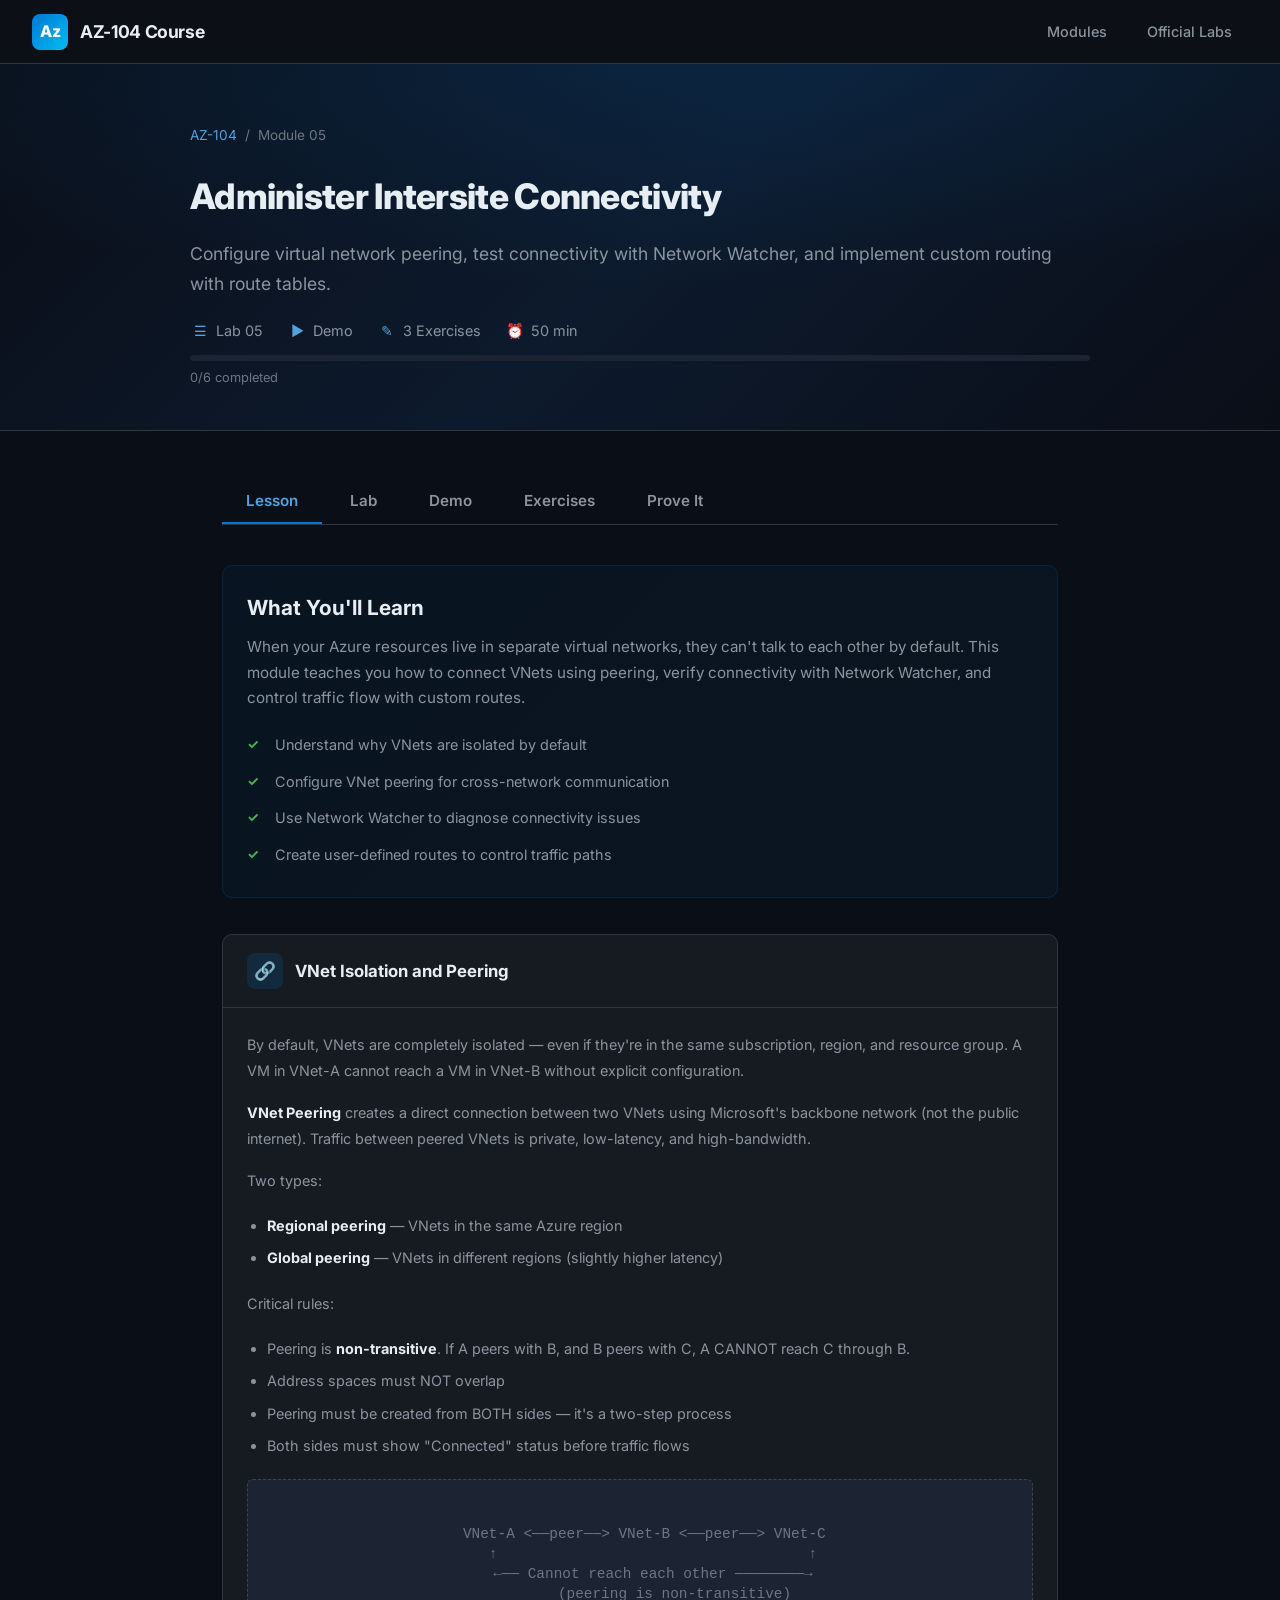
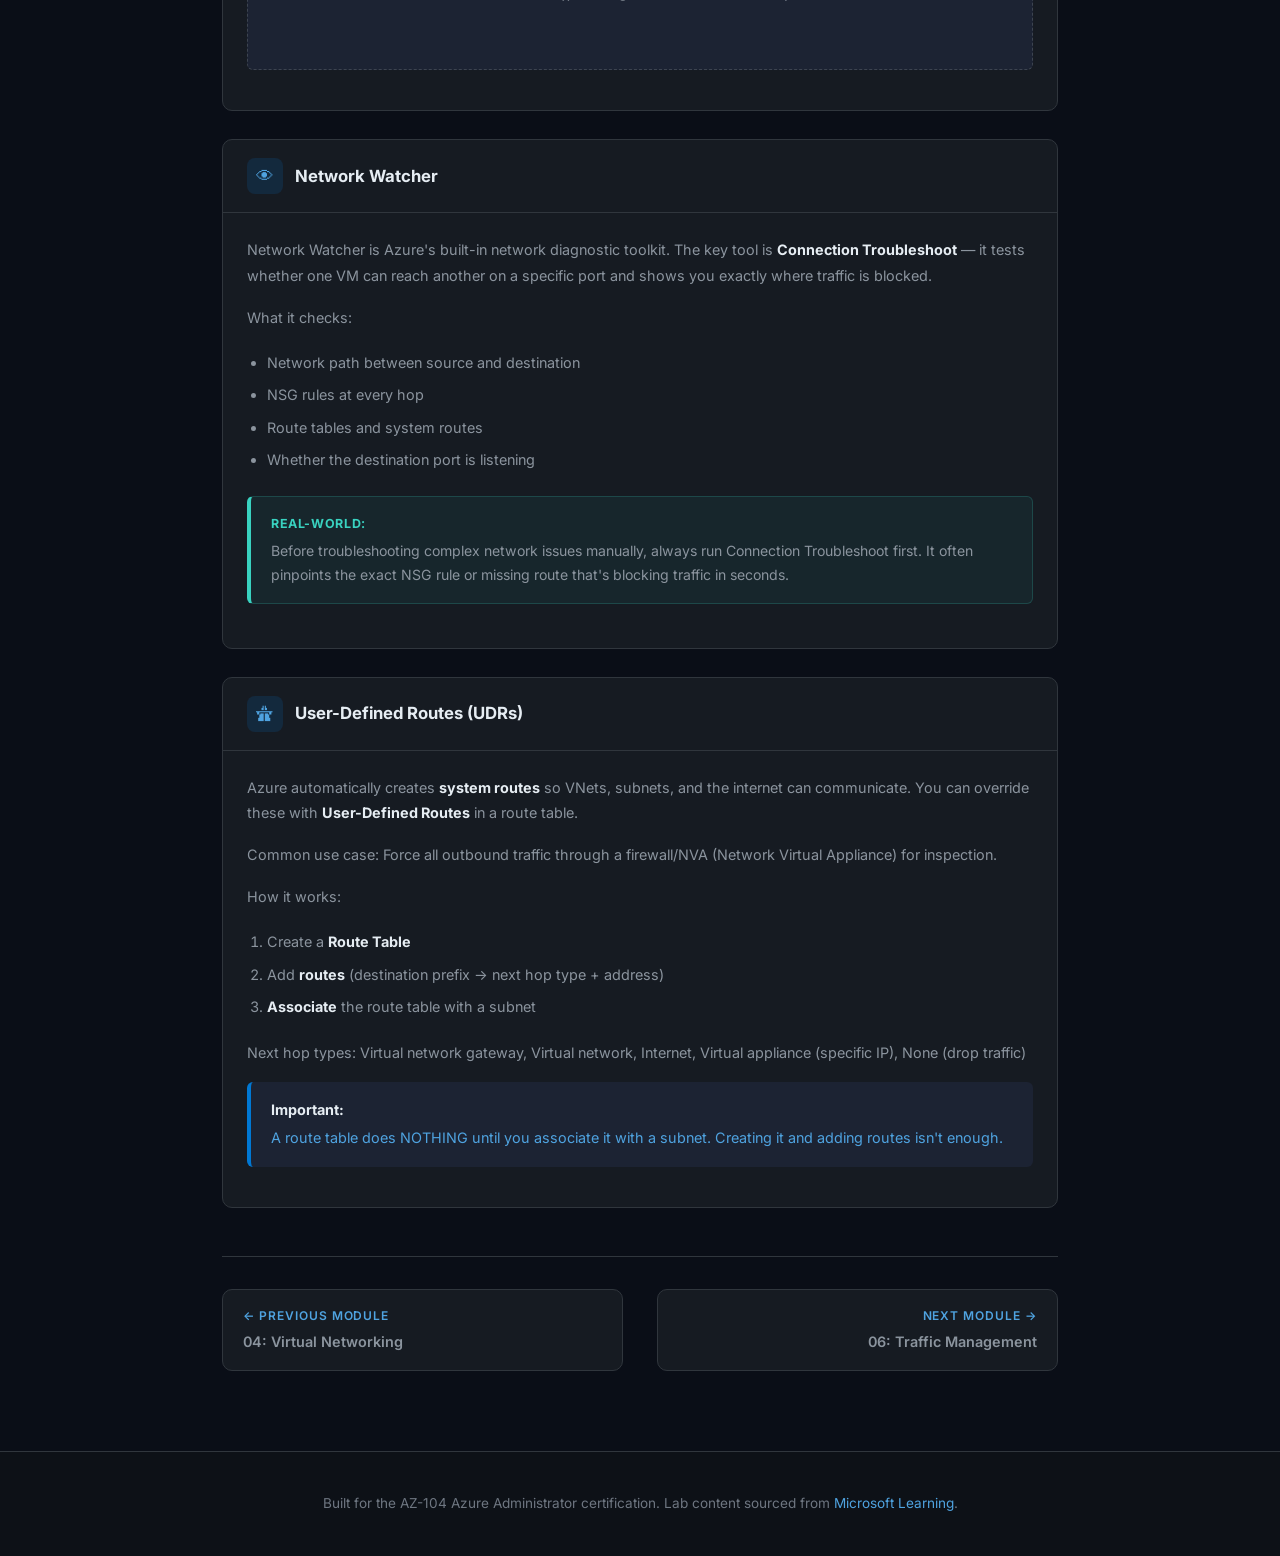
<file: modules/05-connectivity.html>
<!DOCTYPE html>
<html lang="en">
<head>
  <meta charset="UTF-8">
  <meta name="viewport" content="width=device-width, initial-scale=1.0">
  <title>Module 05: Administer Intersite Connectivity | AZ-104</title>
  <link rel="stylesheet" href="../css/style.css">
  <link rel="icon" href="data:image/svg+xml,<svg xmlns='http://www.w3.org/2000/svg' viewBox='0 0 100 100'><rect rx='20' width='100' height='100' fill='%230078d4'/><text x='50' y='68' font-size='50' text-anchor='middle' fill='white' font-weight='bold'>Az</text></svg>">
</head>
<body data-module="m05">

  <nav class="navbar">
    <a href="../index.html" class="nav-brand">
      <div class="logo">Az</div>
      <span>AZ-104 Course</span>
    </a>
    <ul class="nav-links">
      <li><a href="../index.html#modules">Modules</a></li>
      <li><a href="https://microsoftlearning.github.io/AZ-104-MicrosoftAzureAdministrator/" target="_blank">Official Labs</a></li>
    </ul>
  </nav>

  <div class="module-page">

    <section class="module-hero">
      <div class="module-hero-content">
        <div class="breadcrumb">
          <a href="../index.html">AZ-104</a>
          <span>/</span>
          <span>Module 05</span>
        </div>
        <h1>Administer Intersite Connectivity</h1>
        <p class="module-subtitle">Configure virtual network peering, test connectivity with Network Watcher, and implement custom routing with route tables.</p>
        <div class="meta-bar">
          <div class="meta-item">
            <span class="icon">&#9776;</span>
            <span>Lab 05</span>
          </div>
          <div class="meta-item">
            <span class="icon">&#9654;</span>
            <span>Demo</span>
          </div>
          <div class="meta-item">
            <span class="icon">&#9998;</span>
            <span>3 Exercises</span>
          </div>
          <div class="meta-item">
            <span class="icon">&#9200;</span>
            <span>50 min</span>
          </div>
        </div>
        <div class="progress-bar-container">
          <div class="progress-bar" style="width: 0%"></div>
        </div>
        <span class="progress-label" style="font-size:0.8rem; color:var(--text-muted); margin-top:6px; display:inline-block;">0/6 completed</span>
      </div>
    </section>

    <div class="module-content">
      <div class="tab-container">
        <div class="tab-nav">
          <button class="tab-btn active" data-tab="tab-lesson">Lesson</button>
          <button class="tab-btn" data-tab="tab-lab">Lab</button>
          <button class="tab-btn" data-tab="tab-demo">Demo</button>
          <button class="tab-btn" data-tab="tab-exercises">Exercises</button>
          <button class="tab-btn" data-tab="tab-prove">Prove It</button>
        </div>

        <!-- ==================== LESSON TAB ==================== -->
        <div id="tab-lesson" class="tab-content active">

          <div class="lesson-intro">
            <h2>What You'll Learn</h2>
            <p>When your Azure resources live in separate virtual networks, they can't talk to each other by default. This module teaches you how to connect VNets using peering, verify connectivity with Network Watcher, and control traffic flow with custom routes.</p>
            <ul class="lesson-objectives">
              <li>Understand why VNets are isolated by default</li>
              <li>Configure VNet peering for cross-network communication</li>
              <li>Use Network Watcher to diagnose connectivity issues</li>
              <li>Create user-defined routes to control traffic paths</li>
            </ul>
          </div>

          <div class="concept-block">
            <div class="concept-header">
              <span class="concept-icon">&#128279;</span>
              <h3>VNet Isolation and Peering</h3>
            </div>
            <div class="concept-body">
              <p>By default, VNets are completely isolated &mdash; even if they're in the same subscription, region, and resource group. A VM in VNet-A cannot reach a VM in VNet-B without explicit configuration.</p>
              <p><strong>VNet Peering</strong> creates a direct connection between two VNets using Microsoft's backbone network (not the public internet). Traffic between peered VNets is private, low-latency, and high-bandwidth.</p>
              <p>Two types:</p>
              <ul>
                <li><strong>Regional peering</strong> &mdash; VNets in the same Azure region</li>
                <li><strong>Global peering</strong> &mdash; VNets in different regions (slightly higher latency)</li>
              </ul>
              <p>Critical rules:</p>
              <ul>
                <li>Peering is <strong>non-transitive</strong>. If A peers with B, and B peers with C, A CANNOT reach C through B.</li>
                <li>Address spaces must NOT overlap</li>
                <li>Peering must be created from BOTH sides &mdash; it's a two-step process</li>
                <li>Both sides must show "Connected" status before traffic flows</li>
              </ul>
              <div class="diagram-box">
<pre> VNet-A &lt;──peer──&gt; VNet-B &lt;──peer──&gt; VNet-C
   &uarr;                                    &uarr;
   &larr;── Cannot reach each other ────────&rarr;
        (peering is non-transitive)</pre>
              </div>
            </div>
          </div>

          <div class="concept-block">
            <div class="concept-header">
              <span class="concept-icon">&#128065;</span>
              <h3>Network Watcher</h3>
            </div>
            <div class="concept-body">
              <p>Network Watcher is Azure's built-in network diagnostic toolkit. The key tool is <strong>Connection Troubleshoot</strong> &mdash; it tests whether one VM can reach another on a specific port and shows you exactly where traffic is blocked.</p>
              <p>What it checks:</p>
              <ul>
                <li>Network path between source and destination</li>
                <li>NSG rules at every hop</li>
                <li>Route tables and system routes</li>
                <li>Whether the destination port is listening</li>
              </ul>
              <div class="real-world">
                <strong>Real-World:</strong> Before troubleshooting complex network issues manually, always run Connection Troubleshoot first. It often pinpoints the exact NSG rule or missing route that's blocking traffic in seconds.
              </div>
            </div>
          </div>

          <div class="concept-block">
            <div class="concept-header">
              <span class="concept-icon">&#128739;</span>
              <h3>User-Defined Routes (UDRs)</h3>
            </div>
            <div class="concept-body">
              <p>Azure automatically creates <strong>system routes</strong> so VNets, subnets, and the internet can communicate. You can override these with <strong>User-Defined Routes</strong> in a route table.</p>
              <p>Common use case: Force all outbound traffic through a firewall/NVA (Network Virtual Appliance) for inspection.</p>
              <p>How it works:</p>
              <ol>
                <li>Create a <strong>Route Table</strong></li>
                <li>Add <strong>routes</strong> (destination prefix &rarr; next hop type + address)</li>
                <li><strong>Associate</strong> the route table with a subnet</li>
              </ol>
              <p>Next hop types: Virtual network gateway, Virtual network, Internet, Virtual appliance (specific IP), None (drop traffic)</p>
              <div class="info-box note">
                <strong>Important:</strong> A route table does NOTHING until you associate it with a subnet. Creating it and adding routes isn't enough.
              </div>
            </div>
          </div>

        </div>

        <!-- ==================== LAB TAB ==================== -->
        <div id="tab-lab" class="tab-content">

          <h2 style="margin-bottom: 8px;">Lab 05 &mdash; Implement Intersite Connectivity</h2>
          <p style="color: var(--text-muted); margin-bottom: 32px;">Estimated time: 50 minutes</p>

          <!-- Task 1 -->
          <div class="task-block">
            <div class="task-header">
              <input type="checkbox" class="completion-check" data-task="t1">
              <span class="task-number">1</span>
              <h3>Create Core Services VM &amp; Network</h3>
              <span class="task-toggle">&#9660;</span>
            </div>
            <div class="task-body">
              <p>Create the core services virtual network and deploy a Windows Server VM into it.</p>

              <ol class="steps">
                <li>Navigate to <strong>Virtual Networks</strong> and click <strong>+ Create</strong>.</li>
                <li>Configure the virtual network:
                  <table class="config-table">
                    <tr><th>Setting</th><th>Value</th></tr>
                    <tr><td>Resource Group</td><td>az104-rg5 (create new)</td></tr>
                    <tr><td>Name</td><td>CoreServicesVnet</td></tr>
                    <tr><td>Address space</td><td>10.0.0.0/16</td></tr>
                  </table>
                </li>
                <li>Delete the default subnet and add a new subnet:
                  <table class="config-table">
                    <tr><th>Setting</th><th>Value</th></tr>
                    <tr><td>Subnet name</td><td>Core</td></tr>
                    <tr><td>Address range</td><td>10.0.0.0/24</td></tr>
                  </table>
                </li>
                <li>Click <strong>Review + create</strong>, then <strong>Create</strong>.</li>
                <li>Navigate to <strong>Virtual Machines</strong> and click <strong>+ Create</strong>.</li>
                <li>Deploy the VM with these settings:
                  <table class="config-table">
                    <tr><th>Setting</th><th>Value</th></tr>
                    <tr><td>Resource Group</td><td>az104-rg5</td></tr>
                    <tr><td>Name</td><td>CoreServicesVM</td></tr>
                    <tr><td>Image</td><td>Windows Server 2025 Datacenter</td></tr>
                    <tr><td>Size</td><td>Standard_D2s_v3</td></tr>
                    <tr><td>Username</td><td>localadmin</td></tr>
                    <tr><td>Virtual network</td><td>CoreServicesVnet</td></tr>
                    <tr><td>Subnet</td><td>Core (10.0.0.0/24)</td></tr>
                  </table>
                </li>
                <li>Set a password, accept remaining defaults, and deploy the VM.</li>
              </ol>

              <div class="info-box note">
                <strong>Note</strong>
                The CoreServicesVM will serve as the target for connectivity testing later in this lab.
              </div>
            </div>
          </div>

          <!-- Task 2 -->
          <div class="task-block">
            <div class="task-header">
              <input type="checkbox" class="completion-check" data-task="t2">
              <span class="task-number">2</span>
              <h3>Create Manufacturing VM &amp; Network</h3>
              <span class="task-toggle">&#9660;</span>
            </div>
            <div class="task-body">
              <p>Create a second virtual network and VM to simulate a separate site.</p>

              <ol class="steps">
                <li>Navigate to <strong>Virtual Networks</strong> and click <strong>+ Create</strong>.</li>
                <li>Configure the virtual network:
                  <table class="config-table">
                    <tr><th>Setting</th><th>Value</th></tr>
                    <tr><td>Resource Group</td><td>az104-rg5</td></tr>
                    <tr><td>Name</td><td>ManufacturingVnet</td></tr>
                    <tr><td>Address space</td><td>172.16.0.0/16</td></tr>
                  </table>
                </li>
                <li>Delete the default subnet and add a new subnet:
                  <table class="config-table">
                    <tr><th>Setting</th><th>Value</th></tr>
                    <tr><td>Subnet name</td><td>Manufacturing</td></tr>
                    <tr><td>Address range</td><td>172.16.0.0/24</td></tr>
                  </table>
                </li>
                <li>Click <strong>Review + create</strong>, then <strong>Create</strong>.</li>
                <li>Deploy a VM with the same specifications as Task 1:
                  <table class="config-table">
                    <tr><th>Setting</th><th>Value</th></tr>
                    <tr><td>Name</td><td>ManufacturingVM</td></tr>
                    <tr><td>Image</td><td>Windows Server 2025 Datacenter</td></tr>
                    <tr><td>Size</td><td>Standard_D2s_v3</td></tr>
                    <tr><td>Username</td><td>localadmin</td></tr>
                    <tr><td>Virtual network</td><td>ManufacturingVnet</td></tr>
                    <tr><td>Subnet</td><td>Manufacturing (172.16.0.0/24)</td></tr>
                  </table>
                </li>
                <li>Set a password, accept remaining defaults, and deploy the VM.</li>
              </ol>

              <div class="info-box tip">
                <strong>Tip</strong>
                Both VMs must finish deploying before you can proceed to connectivity testing. Use the Notifications bell to monitor deployment progress.
              </div>
            </div>
          </div>

          <!-- Task 3 -->
          <div class="task-block">
            <div class="task-header">
              <input type="checkbox" class="completion-check" data-task="t3">
              <span class="task-number">3</span>
              <h3>Network Watcher Connection Testing</h3>
              <span class="task-toggle">&#9660;</span>
            </div>
            <div class="task-body">
              <p>Use Network Watcher to verify that the two VMs cannot communicate before peering is configured.</p>

              <ol class="steps">
                <li>Navigate to <strong>Network Watcher</strong> in the Azure Portal.</li>
                <li>Select <strong>Connection Troubleshoot</strong> from the left menu.</li>
                <li>Configure the test:
                  <table class="config-table">
                    <tr><th>Setting</th><th>Value</th></tr>
                    <tr><td>Source</td><td>CoreServicesVM</td></tr>
                    <tr><td>Destination</td><td>ManufacturingVM</td></tr>
                    <tr><td>Protocol</td><td>TCP</td></tr>
                    <tr><td>Destination port</td><td>3389</td></tr>
                  </table>
                </li>
                <li>Click <strong>Check</strong> and wait for the result.</li>
                <li>Verify the result shows <strong>Unreachable</strong> status.</li>
              </ol>

              <div class="info-box warning">
                <strong>Expected Result</strong>
                The connection should fail because the two virtual networks are isolated. Without explicit peering or a gateway, traffic between separate VNets is not routed.
              </div>
            </div>
          </div>

          <!-- Task 4 -->
          <div class="task-block">
            <div class="task-header">
              <input type="checkbox" class="completion-check" data-task="t4">
              <span class="task-number">4</span>
              <h3>Configure Virtual Network Peering</h3>
              <span class="task-toggle">&#9660;</span>
            </div>
            <div class="task-body">
              <p>Create bidirectional peering between CoreServicesVnet and ManufacturingVnet to enable private connectivity.</p>

              <ol class="steps">
                <li>Navigate to <strong>CoreServicesVnet</strong> and select <strong>Peerings</strong> from the left menu.</li>
                <li>Click <strong>+ Add</strong> to create a new peering.</li>
                <li>Configure the peering (this VNet side):
                  <table class="config-table">
                    <tr><th>Setting</th><th>Value</th></tr>
                    <tr><td>Peering link name (this VNet)</td><td>CoreServices-to-Manufacturing</td></tr>
                    <tr><td>Allow access to remote VNet</td><td>Enabled</td></tr>
                    <tr><td>Allow forwarded traffic</td><td>Enabled</td></tr>
                  </table>
                </li>
                <li>Configure the remote VNet side:
                  <table class="config-table">
                    <tr><th>Setting</th><th>Value</th></tr>
                    <tr><td>Peering link name (remote VNet)</td><td>Manufacturing-to-CoreServices</td></tr>
                    <tr><td>Virtual network</td><td>ManufacturingVnet</td></tr>
                    <tr><td>Allow access to remote VNet</td><td>Enabled</td></tr>
                    <tr><td>Allow forwarded traffic</td><td>Enabled</td></tr>
                  </table>
                </li>
                <li>Click <strong>Add</strong> to create the bidirectional peering.</li>
                <li>Wait for both peering links to show <strong>Connected</strong> status.</li>
              </ol>

              <div class="info-box note">
                <strong>Note</strong>
                Azure creates peering in both directions simultaneously when you configure it from the portal. Both sides must show "Connected" status for traffic to flow. Peering uses the Microsoft backbone network &mdash; no public Internet, no gateways, no encryption needed.
              </div>
            </div>
          </div>

          <!-- Task 5 -->
          <div class="task-block">
            <div class="task-header">
              <input type="checkbox" class="completion-check" data-task="t5">
              <span class="task-number">5</span>
              <h3>Retest Connectivity with PowerShell</h3>
              <span class="task-toggle">&#9660;</span>
            </div>
            <div class="task-body">
              <p>Verify that peering has enabled connectivity by testing from the ManufacturingVM.</p>

              <ol class="steps">
                <li>Navigate to <strong>CoreServicesVM</strong> and note its <strong>private IP address</strong> from the Overview blade.</li>
                <li>Connect to <strong>ManufacturingVM</strong> via RDP or Bastion.</li>
                <li>Open <strong>PowerShell</strong> on ManufacturingVM and run:
                  <div class="code-block">
                    <span class="lang-tag">PowerShell</span>
                    Test-NetConnection &lt;CoreServicesVM-Private-IP&gt; -port 3389
                  </div>
                </li>
                <li>Verify the result shows <strong>TcpTestSucceeded: True</strong>.</li>
              </ol>

              <div class="info-box tip">
                <strong>Tip</strong>
                If the test still fails, verify that both peering links show "Connected" status and that no NSG rules are blocking port 3389 on the destination VM.
              </div>
            </div>
          </div>

          <!-- Task 6 -->
          <div class="task-block">
            <div class="task-header">
              <input type="checkbox" class="completion-check" data-task="t6">
              <span class="task-number">6</span>
              <h3>Create a Custom Route</h3>
              <span class="task-toggle">&#9660;</span>
            </div>
            <div class="task-body">
              <p>Add a perimeter subnet and configure a user-defined route to direct traffic through a virtual appliance.</p>

              <ol class="steps">
                <li>Navigate to <strong>CoreServicesVnet</strong> and select <strong>Subnets</strong>.</li>
                <li>Add a new subnet:
                  <table class="config-table">
                    <tr><th>Setting</th><th>Value</th></tr>
                    <tr><td>Subnet name</td><td>perimeter</td></tr>
                    <tr><td>Address range</td><td>10.0.1.0/24</td></tr>
                  </table>
                </li>
                <li>Navigate to <strong>Route tables</strong> and click <strong>+ Create</strong>:
                  <table class="config-table">
                    <tr><th>Setting</th><th>Value</th></tr>
                    <tr><td>Resource Group</td><td>az104-rg5</td></tr>
                    <tr><td>Name</td><td>rt-CoreServices</td></tr>
                    <tr><td>Region</td><td>(same as VNet)</td></tr>
                  </table>
                </li>
                <li>Open the route table and select <strong>Routes</strong>, then click <strong>+ Add</strong>:
                  <table class="config-table">
                    <tr><th>Setting</th><th>Value</th></tr>
                    <tr><td>Route name</td><td>PerimetertoCore</td></tr>
                    <tr><td>Destination type</td><td>IP Addresses</td></tr>
                    <tr><td>Destination</td><td>10.0.0.0/16</td></tr>
                    <tr><td>Next hop type</td><td>Virtual appliance</td></tr>
                    <tr><td>Next hop address</td><td>10.0.1.7</td></tr>
                  </table>
                </li>
                <li>Select <strong>Subnets</strong> in the route table and click <strong>+ Associate</strong>.</li>
                <li>Associate the route table with the <strong>perimeter</strong> subnet in <strong>CoreServicesVnet</strong>.</li>
              </ol>

              <div class="info-box warning">
                <strong>Warning</strong>
                The virtual appliance IP (10.0.1.7) must exist and have IP forwarding enabled for traffic to actually flow through it. In this lab the route demonstrates the concept &mdash; without a real appliance, traffic routed to that IP will be dropped.
              </div>
            </div>
          </div>

          <!-- Key Takeaways -->
          <div class="takeaways">
            <h3>Key Takeaways</h3>
            <ul>
              <li>Virtual networks are isolated by default &mdash; without explicit peering or a gateway, VMs in different VNets cannot communicate.</li>
              <li>VNet peering uses Microsoft backbone infrastructure &mdash; low latency, high bandwidth, no public Internet exposure.</li>
              <li>System routes are created automatically for each subnet; user-defined routes (UDRs) override them when more specific.</li>
              <li>Network Watcher provides diagnostic tools like Connection Troubleshoot to test and verify connectivity between resources.</li>
            </ul>
          </div>

        </div>

        <!-- ==================== DEMO TAB ==================== -->
        <div id="tab-demo" class="tab-content">

          <h2 style="margin-bottom: 32px;">Demonstrations</h2>

          <div class="task-block">
            <div class="task-header">
              <span class="task-number">1</span>
              <h3>VNet Peering Configuration</h3>
              <span class="task-toggle">&#9660;</span>
            </div>
            <div class="task-body">
              <p>Walk through configuring bidirectional VNet peering in the Azure Portal:</p>
              <ol class="steps">
                <li>Open a virtual network and navigate to the <strong>Peerings</strong> blade.</li>
                <li>Show the peering creation form &mdash; both the local and remote VNet settings are configured at the same time.</li>
                <li>Explain the "Allow access" and "Allow forwarded traffic" toggles and when each is needed.</li>
                <li>Demonstrate that peering is <strong>non-transitive</strong>: if VNet A peers with VNet B and VNet B peers with VNet C, VNet A cannot reach VNet C without its own peering or a route.</li>
                <li>Show the peering status progression: Initiated &rarr; Connected.</li>
              </ol>
              <div class="info-box note">
                <strong>Note</strong>
                Peering can also be configured across subscriptions and across regions (global peering). Global peering has different pricing but uses the same backbone infrastructure.
              </div>
            </div>
          </div>

          <div class="task-block">
            <div class="task-header">
              <span class="task-number">2</span>
              <h3>Network Routing and Endpoints</h3>
              <span class="task-toggle">&#9660;</span>
            </div>
            <div class="task-body">
              <p>Demonstrate how Azure handles network routing and service endpoints:</p>
              <ol class="steps">
                <li>Navigate to a NIC and open <strong>Effective routes</strong> to show the system-generated route table.</li>
                <li>Identify the default routes: VNet address space, 0.0.0.0/0 (Internet), and RFC 1918 blocks (None).</li>
                <li>Show how peering adds routes automatically &mdash; the peered VNet address space appears as "VNet peering" next hop.</li>
                <li>Demonstrate <strong>Service Endpoints</strong>: enable a service endpoint for Azure Storage on a subnet and show the resulting route entry.</li>
                <li>Explain the difference between service endpoints (route-based, within Azure) and private endpoints (private IP in your VNet).</li>
              </ol>
              <div class="info-box tip">
                <strong>Tip</strong>
                Effective routes on a NIC show the combined result of system routes, UDRs, and BGP routes. This is the best tool for debugging routing issues.
              </div>
            </div>
          </div>

          <div class="task-block">
            <div class="task-header">
              <span class="task-number">3</span>
              <h3>Route Tables and Subnet Association</h3>
              <span class="task-toggle">&#9660;</span>
            </div>
            <div class="task-body">
              <p>Demonstrate creating and associating route tables with subnets:</p>
              <ol class="steps">
                <li>Create a new route table and explain the "Propagate gateway routes" setting.</li>
                <li>Add a custom route with a virtual appliance next hop type.</li>
                <li>Associate the route table with a subnet and show how it appears in the subnet configuration.</li>
                <li>Navigate to a VM NIC in the associated subnet and check <strong>Effective routes</strong> to see the UDR override the system route.</li>
                <li>Explain route specificity: more specific prefixes win, and UDRs override system routes for the same prefix.</li>
              </ol>
              <div class="info-box warning">
                <strong>Warning</strong>
                A misconfigured route table can break all connectivity for a subnet. Always verify effective routes after making changes, and keep the Azure Portal accessible from a non-affected path.
              </div>
            </div>
          </div>

        </div>

        <!-- ==================== EXERCISES TAB ==================== -->
        <div id="tab-exercises" class="tab-content">

          <h2 style="margin-bottom: 32px;">Exercises</h2>

          <!-- Exercise 1 -->
          <div class="exercise-card">
            <span class="difficulty easy">Easy</span>
            <h4>Exercise 1: Peering Status Check</h4>
            <ol>
              <li>Navigate to any virtual network and open the <strong>Peerings</strong> blade.</li>
              <li>If peerings exist, verify both sides show <strong>Connected</strong> status.</li>
              <li>Check if <strong>Allow forwarded traffic</strong> is enabled on both sides.</li>
              <li>Document the address spaces of both peered networks.</li>
            </ol>
            <div class="hint">
              <strong>Show Hint</strong>
              <div class="hint-text">Peering must be created from both sides. If one side shows "Initiated", the other side hasn't been configured yet. Both sides must show "Connected" for traffic to flow.</div>
            </div>
          </div>

          <!-- Exercise 2 -->
          <div class="exercise-card">
            <span class="difficulty medium">Medium</span>
            <h4>Exercise 2: Connectivity Diagnosis</h4>
            <ol>
              <li>Deploy two VMs in different virtual networks (no peering configured).</li>
              <li>Use <strong>Network Watcher &gt; Connection Troubleshoot</strong> to test TCP 3389 between them.</li>
              <li>Document the failure and the reason given.</li>
              <li>Create bidirectional peering between the VNets.</li>
              <li>Re-test connectivity and document the successful result.</li>
            </ol>
            <div class="hint">
              <strong>Show Hint</strong>
              <div class="hint-text">Network Watcher's Connection Troubleshoot shows each hop in the path. Look at where the traffic is being dropped. Before peering, the traffic has no route to the destination VNet. After peering, the Microsoft backbone provides the path.</div>
            </div>
          </div>

          <!-- Exercise 3 -->
          <div class="exercise-card">
            <span class="difficulty hard">Hard</span>
            <h4>Exercise 3: Custom Routing Design</h4>
            <p>Design a hub-and-spoke network with custom routing:</p>
            <ol>
              <li>Create a hub VNet (<strong>10.0.0.0/16</strong>) with a "firewall" subnet (<strong>10.0.1.0/24</strong>).</li>
              <li>Create two spoke VNets (<strong>10.1.0.0/16</strong> and <strong>10.2.0.0/16</strong>).</li>
              <li>Peer both spokes to the hub (but not to each other).</li>
              <li>Create a route table that forces spoke-to-spoke traffic through the hub's firewall subnet.</li>
              <li>Associate the route table with both spoke subnets.</li>
              <li>Explain: Why can't Spoke1 talk to Spoke2 without the custom route?</li>
            </ol>
            <div class="hint">
              <strong>Show Hint</strong>
              <div class="hint-text">VNet peering is non-transitive. Spoke1 peers with Hub and Spoke2 peers with Hub, but Spoke1 and Spoke2 can't see each other automatically. You need user-defined routes that send spoke-to-spoke traffic to a virtual appliance (firewall) in the hub, which then forwards it to the other spoke.</div>
            </div>
          </div>

        </div>

        <!-- ==================== PROVE IT TAB ==================== -->
        <div id="tab-prove" class="tab-content">
          <div class="prove-intro">
            <h2>Prove You Know It</h2>
            <p>Not memorization — understanding. Can you apply what you learned to real situations?</p>
            <div class="score-display">Scenarios: <span class="quiz-score">No questions answered yet</span></div>
          </div>

          <div class="assess-section">
            <div class="assess-section-title"><span class="assess-icon scenario">?</span> Quick Scenarios</div>

            <div class="quiz-card" data-qid="q1" data-answer="B">
              <div class="quiz-scenario">
                <span class="scenario-label">Scenario</span>
                <p>VNet-A is peered with VNet-B, and VNet-B is peered with VNet-C. Can VNet-A communicate with VNet-C?</p>
              </div>
              <div class="quiz-options">
                <div class="quiz-option" data-value="A"><span class="option-letter">A</span><span>Yes — peering is transitive so traffic flows through VNet-B</span></div>
                <div class="quiz-option" data-value="B"><span class="option-letter">B</span><span>No — VNet peering is non-transitive; A and C need their own peering or a hub route</span></div>
                <div class="quiz-option" data-value="C"><span class="option-letter">C</span><span>Yes — but only if all three are in the same region</span></div>
              </div>
              <div class="quiz-explanation">
                <div class="explanation-box why-right"><strong>Why this is correct</strong>VNet peering is non-transitive. Each pair needs explicit peering or you need UDRs through a hub/NVA. This is fundamental to Azure networking.</div>
                <div class="explanation-box why-wrong"><strong>Common mistakes</strong>Many assume peering works like a physical switch where all connected networks can see each other. In Azure, peering is a direct link between exactly two VNets — no transit.</div>
              </div>
            </div>

            <div class="quiz-card" data-qid="q2" data-answer="C">
              <div class="quiz-scenario">
                <span class="scenario-label">Scenario</span>
                <p>You set up peering between two VNets. One side shows 'Connected' but the other shows 'Initiated'. Can traffic flow?</p>
              </div>
              <div class="quiz-options">
                <div class="quiz-option" data-value="A"><span class="option-letter">A</span><span>Yes — one-sided peering is enough</span></div>
                <div class="quiz-option" data-value="B"><span class="option-letter">B</span><span>Yes — but only in one direction</span></div>
                <div class="quiz-option" data-value="C"><span class="option-letter">C</span><span>No — both sides must show 'Connected' for traffic to flow</span></div>
              </div>
              <div class="quiz-explanation">
                <div class="explanation-box why-right"><strong>Why this is correct</strong>Peering requires both sides to be configured and showing "Connected". "Initiated" means only one side has been set up. Traffic won't flow until the reciprocal peering is created.</div>
                <div class="explanation-box why-wrong"><strong>Common mistakes</strong>Peering is not like a one-way route — it's a bilateral agreement. "Initiated" is a transitional state that means the other side hasn't accepted yet.</div>
              </div>
            </div>

            <div class="quiz-card" data-qid="q3" data-answer="A">
              <div class="quiz-scenario">
                <span class="scenario-label">Scenario</span>
                <p>You created a user-defined route that sends 10.0.0.0/16 traffic to a virtual appliance at 10.0.1.7. But traffic to 10.0.0.0/16 is still taking the default system route. Why?</p>
              </div>
              <div class="quiz-options">
                <div class="quiz-option" data-value="A"><span class="option-letter">A</span><span>The route table isn't associated with the source subnet</span></div>
                <div class="quiz-option" data-value="B"><span class="option-letter">B</span><span>User-defined routes have lower priority than system routes</span></div>
                <div class="quiz-option" data-value="C"><span class="option-letter">C</span><span>The virtual appliance must be a VM with a public IP</span></div>
              </div>
              <div class="quiz-explanation">
                <div class="explanation-box why-right"><strong>Why this is correct</strong>Route tables only apply when associated with a subnet. Creating the table and adding routes isn't enough — you must associate it with the subnet whose traffic you want to redirect. UDRs DO override system routes when properly associated.</div>
                <div class="explanation-box why-wrong"><strong>Common mistakes</strong>UDRs actually have HIGHER priority than system routes (B is wrong). The virtual appliance doesn't need a public IP (C is wrong) — it just needs IP forwarding enabled.</div>
              </div>
            </div>
          </div>

          <div class="assess-section">
            <div class="assess-section-title"><span class="assess-icon troubleshoot">!</span> Troubleshooting Spot</div>

            <div class="trouble-card">
              <span class="trouble-label">Troubleshoot</span>
              <p class="trouble-situation">You peered two VNets and both show 'Connected'. But VMs still can't communicate on TCP port 3389 (RDP).</p>
              <p class="trouble-question">What's wrong?</p>
              <div class="progressive-hints">
                <div class="prog-hint"><div class="prog-hint-label"><span class="arrow">&#9654;</span> Hint 1</div><div class="prog-hint-content">Peering enables network-level reachability, but NSGs still apply. Check if either VM's NSG blocks port 3389.</div></div>
                <div class="prog-hint"><div class="prog-hint-label"><span class="arrow">&#9654;</span> Hint 2</div><div class="prog-hint-content">Check if the VMs have public IPs and you're testing against the public IP. Peering works on private IPs only.</div></div>
                <div class="prog-hint"><div class="prog-hint-label"><span class="arrow">&#9654;</span> Answer</div><div class="prog-hint-content answer">Most likely an NSG is blocking port 3389. Peering makes the networks reachable but doesn't override security rules. Check inbound NSG rules on the destination VM's subnet and NIC. Also ensure you're using the private IP address — peering routes private traffic only, not public IP traffic.</div></div>
              </div>
            </div>
          </div>

          <div class="assess-section">
            <div class="assess-section-title"><span class="assess-icon architect">&#9670;</span> Architect's Corner</div>

            <div class="architect-card" data-aid="a1" data-best="B">
              <span class="architect-label">Design Decision</span>
              <p class="architect-situation">You have 5 workload VNets that all need to talk to each other and to a shared services VNet (DNS, monitoring). How do you connect them?</p>
              <div class="architect-options">
                <div class="arch-option" data-value="A"><div class="arch-option-title">Full mesh peering — peer every VNet to every other VNet (15 peerings)</div><div class="arch-option-desc">Direct connections, lowest latency, most peerings to manage</div></div>
                <div class="arch-option" data-value="B"><div class="arch-option-title">Hub-and-spoke — peer all workloads to shared services hub, use UDRs for spoke-to-spoke</div><div class="arch-option-desc">Centralized, scalable, requires NVA/firewall in hub</div></div>
                <div class="arch-option" data-value="C"><div class="arch-option-title">One giant VNet with subnets instead of separate VNets</div><div class="arch-option-desc">No peering needed, simpler networking</div></div>
              </div>
              <div class="architect-reveal"><strong>Why this is the best choice</strong>Hub-and-spoke is the Azure-recommended pattern for this scenario. The hub hosts shared services and an NVA/firewall that routes spoke-to-spoke traffic. You manage only 5 peerings instead of 15, and adding new spokes is simple. Full mesh (A) becomes unmanageable as VNets grow. One giant VNet (C) loses the isolation and security benefits that separate VNets provide.</div>
            </div>
          </div>

          <button class="reset-quiz-btn">&#8635; Reset All Answers</button>
        </div>

      </div><!-- /tab-container -->

      <nav class="module-nav">
        <a href="04-networking.html" class="prev">
          <span class="nav-direction">&larr; Previous Module</span>
          <span class="nav-title">04: Virtual Networking</span>
        </a>
        <a href="06-traffic.html" class="next">
          <span class="nav-direction">Next Module &rarr;</span>
          <span class="nav-title">06: Traffic Management</span>
        </a>
      </nav>

    </div><!-- /module-content -->

  </div><!-- /module-page -->

  <footer class="site-footer">
    <p>Built for the AZ-104 Azure Administrator certification. Lab content sourced from <a href="https://microsoftlearning.github.io/AZ-104-MicrosoftAzureAdministrator/" target="_blank">Microsoft Learning</a>.</p>
  </footer>

  <script src="../js/app.js"></script>
</body>
</html>
</file>
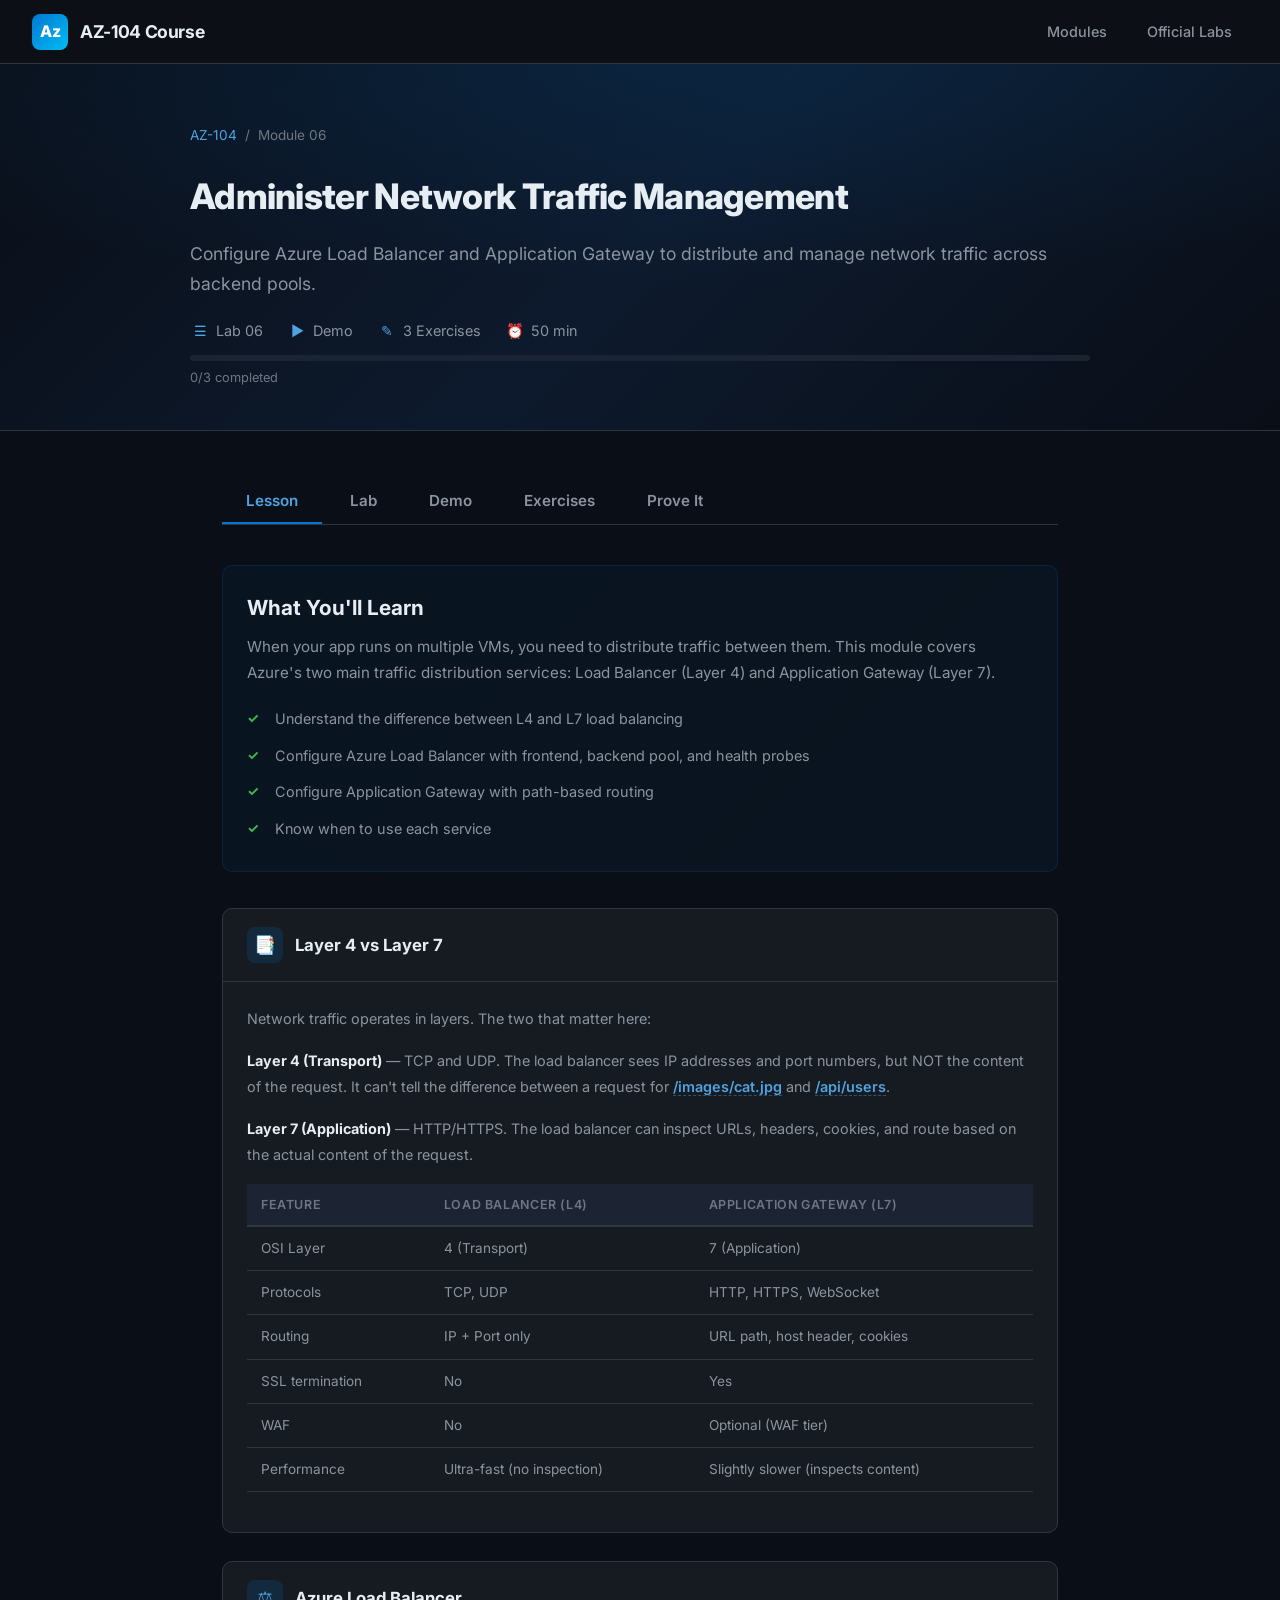
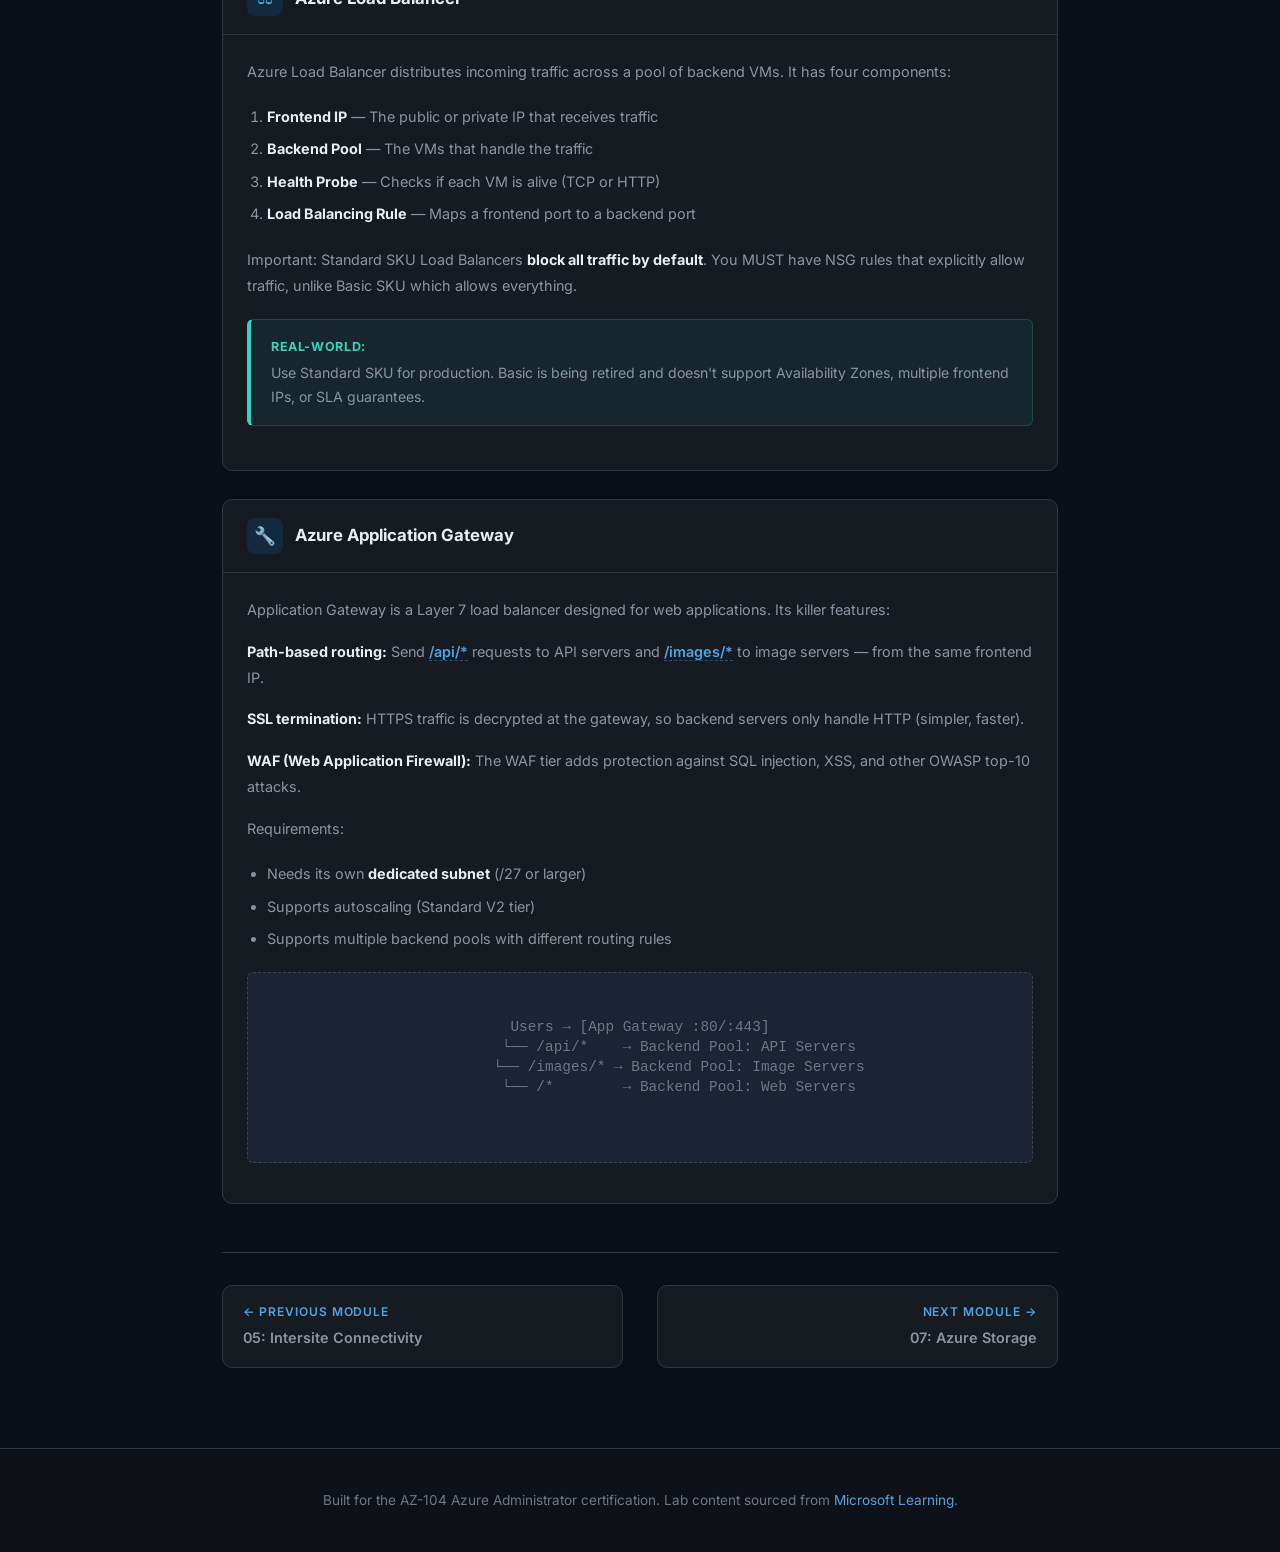
<file: modules/06-traffic.html>
<!DOCTYPE html>
<html lang="en">
<head>
  <meta charset="UTF-8">
  <meta name="viewport" content="width=device-width, initial-scale=1.0">
  <title>Module 06: Administer Network Traffic Management | AZ-104</title>
  <link rel="stylesheet" href="../css/style.css">
  <link rel="icon" href="data:image/svg+xml,<svg xmlns='http://www.w3.org/2000/svg' viewBox='0 0 100 100'><rect rx='20' width='100' height='100' fill='%230078d4'/><text x='50' y='68' font-size='50' text-anchor='middle' fill='white' font-weight='bold'>Az</text></svg>">
</head>
<body data-module="m06">

  <nav class="navbar">
    <a href="../index.html" class="nav-brand">
      <div class="logo">Az</div>
      <span>AZ-104 Course</span>
    </a>
    <ul class="nav-links">
      <li><a href="../index.html#modules">Modules</a></li>
      <li><a href="https://microsoftlearning.github.io/AZ-104-MicrosoftAzureAdministrator/" target="_blank">Official Labs</a></li>
    </ul>
  </nav>

  <div class="module-page">

    <section class="module-hero">
      <div class="module-hero-content">
        <div class="breadcrumb">
          <a href="../index.html">AZ-104</a>
          <span>/</span>
          <span>Module 06</span>
        </div>
        <h1>Administer Network Traffic Management</h1>
        <p class="module-subtitle">Configure Azure Load Balancer and Application Gateway to distribute and manage network traffic across backend pools.</p>
        <div class="meta-bar">
          <div class="meta-item">
            <span class="icon">&#9776;</span>
            <span>Lab 06</span>
          </div>
          <div class="meta-item">
            <span class="icon">&#9654;</span>
            <span>Demo</span>
          </div>
          <div class="meta-item">
            <span class="icon">&#9998;</span>
            <span>3 Exercises</span>
          </div>
          <div class="meta-item">
            <span class="icon">&#9200;</span>
            <span>50 min</span>
          </div>
        </div>
        <div class="progress-bar-container">
          <div class="progress-bar" style="width: 0%"></div>
        </div>
        <span class="progress-label" style="font-size:0.8rem; color:var(--text-muted); margin-top:6px; display:inline-block;">0/3 completed</span>
      </div>
    </section>

    <div class="module-content">
      <div class="tab-container">
        <div class="tab-nav">
          <button class="tab-btn active" data-tab="tab-lesson">Lesson</button>
          <button class="tab-btn" data-tab="tab-lab">Lab</button>
          <button class="tab-btn" data-tab="tab-demo">Demo</button>
          <button class="tab-btn" data-tab="tab-exercises">Exercises</button>
          <button class="tab-btn" data-tab="tab-prove">Prove It</button>
        </div>

        <!-- ==================== LESSON TAB ==================== -->
        <div id="tab-lesson" class="tab-content active">

          <div class="lesson-intro">
            <h2>What You'll Learn</h2>
            <p>When your app runs on multiple VMs, you need to distribute traffic between them. This module covers Azure's two main traffic distribution services: Load Balancer (Layer 4) and Application Gateway (Layer 7).</p>
            <ul class="lesson-objectives">
              <li>Understand the difference between L4 and L7 load balancing</li>
              <li>Configure Azure Load Balancer with frontend, backend pool, and health probes</li>
              <li>Configure Application Gateway with path-based routing</li>
              <li>Know when to use each service</li>
            </ul>
          </div>

          <div class="concept-block">
            <div class="concept-header">
              <span class="concept-icon">&#128209;</span>
              <h3>Layer 4 vs Layer 7</h3>
            </div>
            <div class="concept-body">
              <p>Network traffic operates in layers. The two that matter here:</p>
              <p><strong>Layer 4 (Transport)</strong> &mdash; TCP and UDP. The load balancer sees IP addresses and port numbers, but NOT the content of the request. It can't tell the difference between a request for <span class="key-term">/images/cat.jpg</span> and <span class="key-term">/api/users</span>.</p>
              <p><strong>Layer 7 (Application)</strong> &mdash; HTTP/HTTPS. The load balancer can inspect URLs, headers, cookies, and route based on the actual content of the request.</p>
              <table class="compare-table">
                <thead>
                  <tr><th>Feature</th><th>Load Balancer (L4)</th><th>Application Gateway (L7)</th></tr>
                </thead>
                <tbody>
                  <tr><td>OSI Layer</td><td>4 (Transport)</td><td>7 (Application)</td></tr>
                  <tr><td>Protocols</td><td>TCP, UDP</td><td>HTTP, HTTPS, WebSocket</td></tr>
                  <tr><td>Routing</td><td>IP + Port only</td><td>URL path, host header, cookies</td></tr>
                  <tr><td>SSL termination</td><td>No</td><td>Yes</td></tr>
                  <tr><td>WAF</td><td>No</td><td>Optional (WAF tier)</td></tr>
                  <tr><td>Performance</td><td>Ultra-fast (no inspection)</td><td>Slightly slower (inspects content)</td></tr>
                </tbody>
              </table>
            </div>
          </div>

          <div class="concept-block">
            <div class="concept-header">
              <span class="concept-icon">&#9878;</span>
              <h3>Azure Load Balancer</h3>
            </div>
            <div class="concept-body">
              <p>Azure Load Balancer distributes incoming traffic across a pool of backend VMs. It has four components:</p>
              <ol>
                <li><strong>Frontend IP</strong> &mdash; The public or private IP that receives traffic</li>
                <li><strong>Backend Pool</strong> &mdash; The VMs that handle the traffic</li>
                <li><strong>Health Probe</strong> &mdash; Checks if each VM is alive (TCP or HTTP)</li>
                <li><strong>Load Balancing Rule</strong> &mdash; Maps a frontend port to a backend port</li>
              </ol>
              <p>Important: Standard SKU Load Balancers <strong>block all traffic by default</strong>. You MUST have NSG rules that explicitly allow traffic, unlike Basic SKU which allows everything.</p>
              <div class="real-world">
                <strong>Real-World:</strong> Use Standard SKU for production. Basic is being retired and doesn't support Availability Zones, multiple frontend IPs, or SLA guarantees.
              </div>
            </div>
          </div>

          <div class="concept-block">
            <div class="concept-header">
              <span class="concept-icon">&#128295;</span>
              <h3>Azure Application Gateway</h3>
            </div>
            <div class="concept-body">
              <p>Application Gateway is a Layer 7 load balancer designed for web applications. Its killer features:</p>
              <p><strong>Path-based routing:</strong> Send <span class="key-term">/api/*</span> requests to API servers and <span class="key-term">/images/*</span> to image servers &mdash; from the same frontend IP.</p>
              <p><strong>SSL termination:</strong> HTTPS traffic is decrypted at the gateway, so backend servers only handle HTTP (simpler, faster).</p>
              <p><strong>WAF (Web Application Firewall):</strong> The WAF tier adds protection against SQL injection, XSS, and other OWASP top-10 attacks.</p>
              <p>Requirements:</p>
              <ul>
                <li>Needs its own <strong>dedicated subnet</strong> (/27 or larger)</li>
                <li>Supports autoscaling (Standard V2 tier)</li>
                <li>Supports multiple backend pools with different routing rules</li>
              </ul>
              <div class="diagram-box">
<pre>Users &rarr; [App Gateway :80/:443]
         &boxur;&boxh;&boxh; /api/*    &rarr; Backend Pool: API Servers
         &boxur;&boxh;&boxh; /images/* &rarr; Backend Pool: Image Servers
         &boxur;&boxh;&boxh; /*        &rarr; Backend Pool: Web Servers</pre>
              </div>
            </div>
          </div>

        </div>

        <!-- ==================== LAB TAB ==================== -->
        <div id="tab-lab" class="tab-content">

          <h2 style="margin-bottom: 8px;">Lab 06 &mdash; Implement Network Traffic Management</h2>
          <p style="color: var(--text-muted); margin-bottom: 32px;">Estimated time: 50 minutes</p>

          <!-- Task 1 -->
          <div class="task-block">
            <div class="task-header">
              <input type="checkbox" class="completion-check" data-task="t1">
              <span class="task-number">1</span>
              <h3>Deploy Infrastructure via Template</h3>
              <span class="task-toggle">&#9660;</span>
            </div>
            <div class="task-body">
              <p>Deploy the lab infrastructure using an ARM template that creates one virtual network with three subnets, each containing a virtual machine.</p>

              <ol class="steps">
                <li>Navigate to <strong>Deploy a custom template</strong> in the Azure Portal.</li>
                <li>Select <strong>Build your own template in the editor</strong>.</li>
                <li>Load the template file <strong>az104-06-vms-template.json</strong> and click <strong>Save</strong>.</li>
                <li>Click <strong>Edit parameters</strong> and load the corresponding parameters file, then click <strong>Save</strong>.</li>
                <li>Configure deployment settings:
                  <table class="config-table">
                    <tr><th>Setting</th><th>Value</th></tr>
                    <tr><td>Resource Group</td><td>az104-rg6 (create new)</td></tr>
                    <tr><td>Region</td><td>East US</td></tr>
                  </table>
                </li>
                <li>Click <strong>Review + create</strong>, then <strong>Create</strong>.</li>
                <li>Wait for deployment to complete. Verify the resource group contains:
                  <ul>
                    <li>1 VNet with 3 subnets</li>
                    <li>3 virtual machines (one per subnet)</li>
                    <li>Associated NICs, disks, and public IPs</li>
                  </ul>
                </li>
              </ol>

              <div class="info-box note">
                <strong>Note</strong>
                The template deploys VMs with IIS installed via a custom script extension. This allows you to test load balancing by browsing to the backend VMs and seeing their hostnames in the "Hello World" response.
              </div>
            </div>
          </div>

          <!-- Task 2 -->
          <div class="task-block">
            <div class="task-header">
              <input type="checkbox" class="completion-check" data-task="t2">
              <span class="task-number">2</span>
              <h3>Configure Azure Load Balancer</h3>
              <span class="task-toggle">&#9660;</span>
            </div>
            <div class="task-body">
              <p>Create a public Azure Load Balancer to distribute Layer 4 traffic across two backend VMs.</p>

              <ol class="steps">
                <li>Navigate to <strong>Load balancers</strong> and click <strong>+ Create</strong>.</li>
                <li>Configure the load balancer:
                  <table class="config-table">
                    <tr><th>Setting</th><th>Value</th></tr>
                    <tr><td>Resource Group</td><td>az104-rg6</td></tr>
                    <tr><td>Name</td><td>az104-lb</td></tr>
                    <tr><td>SKU</td><td>Standard</td></tr>
                    <tr><td>Type</td><td>Public</td></tr>
                    <tr><td>Tier</td><td>Regional</td></tr>
                  </table>
                </li>
                <li>Configure the <strong>Frontend IP</strong>:
                  <table class="config-table">
                    <tr><th>Setting</th><th>Value</th></tr>
                    <tr><td>Name</td><td>az104-fe</td></tr>
                    <tr><td>Public IP</td><td>az104-lbpip (create new, static)</td></tr>
                  </table>
                </li>
                <li>Configure the <strong>Backend pool</strong>:
                  <table class="config-table">
                    <tr><th>Setting</th><th>Value</th></tr>
                    <tr><td>Name</td><td>az104-be</td></tr>
                    <tr><td>Virtual network</td><td>(select lab VNet)</td></tr>
                    <tr><td>Members</td><td>vm0, vm1</td></tr>
                  </table>
                </li>
                <li>Configure the <strong>Load balancing rule</strong>:
                  <table class="config-table">
                    <tr><th>Setting</th><th>Value</th></tr>
                    <tr><td>Name</td><td>az104-lbrule</td></tr>
                    <tr><td>Frontend IP</td><td>az104-fe</td></tr>
                    <tr><td>Backend pool</td><td>az104-be</td></tr>
                    <tr><td>Port</td><td>80</td></tr>
                    <tr><td>Backend port</td><td>80</td></tr>
                    <tr><td>Health probe</td><td>az104-hp (create new)</td></tr>
                  </table>
                </li>
                <li>Configure the <strong>Health probe</strong>:
                  <table class="config-table">
                    <tr><th>Setting</th><th>Value</th></tr>
                    <tr><td>Name</td><td>az104-hp</td></tr>
                    <tr><td>Protocol</td><td>TCP</td></tr>
                    <tr><td>Port</td><td>80</td></tr>
                    <tr><td>Interval</td><td>5 seconds</td></tr>
                  </table>
                </li>
                <li>Click <strong>Review + create</strong>, then <strong>Create</strong>.</li>
                <li>After deployment, navigate to the load balancer and note the <strong>Frontend public IP address</strong>.</li>
                <li>Open the frontend IP in a browser. You should see a "Hello World" page displaying the VM hostname.</li>
                <li>Refresh several times &mdash; observe the hostname alternating between <strong>vm0</strong> and <strong>vm1</strong>, confirming load balancing.</li>
              </ol>

              <div class="info-box tip">
                <strong>Tip</strong>
                If you always see the same VM, try using an incognito/private window or clearing your browser cache. Session persistence settings can affect which backend serves each request.
              </div>
            </div>
          </div>

          <!-- Task 3 -->
          <div class="task-block">
            <div class="task-header">
              <input type="checkbox" class="completion-check" data-task="t3">
              <span class="task-number">3</span>
              <h3>Configure Azure Application Gateway</h3>
              <span class="task-toggle">&#9660;</span>
            </div>
            <div class="task-body">
              <p>Create an Application Gateway with path-based routing to direct HTTP traffic to different backend pools based on URL paths.</p>

              <ol class="steps">
                <li>First, create a new subnet for the Application Gateway:
                  <table class="config-table">
                    <tr><th>Setting</th><th>Value</th></tr>
                    <tr><td>Subnet name</td><td>subnet-appgw</td></tr>
                    <tr><td>Address range</td><td>10.60.3.224/27</td></tr>
                  </table>
                </li>
                <li>Navigate to <strong>Application Gateways</strong> and click <strong>+ Create</strong>.</li>
                <li>Configure the basics:
                  <table class="config-table">
                    <tr><th>Setting</th><th>Value</th></tr>
                    <tr><td>Name</td><td>az104-appgw</td></tr>
                    <tr><td>Resource Group</td><td>az104-rg6</td></tr>
                    <tr><td>Tier</td><td>Standard V2</td></tr>
                    <tr><td>Autoscaling</td><td>No</td></tr>
                    <tr><td>Instance count</td><td>2</td></tr>
                    <tr><td>Subnet</td><td>subnet-appgw</td></tr>
                  </table>
                </li>
                <li>Configure the <strong>Frontend</strong>:
                  <table class="config-table">
                    <tr><th>Setting</th><th>Value</th></tr>
                    <tr><td>Frontend IP type</td><td>Public</td></tr>
                    <tr><td>Public IP</td><td>az104-gwpip (create new)</td></tr>
                  </table>
                </li>
                <li>Add <strong>Backend pools</strong>:
                  <table class="config-table">
                    <tr><th>Pool Name</th><th>Members</th></tr>
                    <tr><td>az104-appgwbe</td><td>vm1, vm2</td></tr>
                    <tr><td>az104-imagebe</td><td>vm1</td></tr>
                    <tr><td>az104-videobe</td><td>vm2</td></tr>
                  </table>
                </li>
                <li>Configure a <strong>Routing rule</strong> with path-based routing:
                  <table class="config-table">
                    <tr><th>Setting</th><th>Value</th></tr>
                    <tr><td>Rule name</td><td>az104-routing</td></tr>
                    <tr><td>Listener</td><td>HTTP on port 80</td></tr>
                    <tr><td>Default backend pool</td><td>az104-appgwbe</td></tr>
                    <tr><td>Path: /image/*</td><td>az104-imagebe</td></tr>
                    <tr><td>Path: /video/*</td><td>az104-videobe</td></tr>
                  </table>
                </li>
                <li>Click <strong>Review + create</strong>, then <strong>Create</strong>. Deployment may take 15&ndash;20 minutes.</li>
                <li>After deployment, note the Application Gateway's <strong>Frontend public IP</strong>.</li>
                <li>Test the path-based routing in your browser:
                  <div class="code-block">
                    <span class="lang-tag">URL</span>
                    http://&lt;gateway-ip&gt;/image/
http://&lt;gateway-ip&gt;/video/
http://&lt;gateway-ip&gt;/
                  </div>
                </li>
                <li>Verify that each path routes to the expected backend pool.</li>
              </ol>

              <div class="info-box warning">
                <strong>Warning</strong>
                Application Gateway requires a dedicated subnet with no other resources. The subnet must be large enough for the instance count. A /27 (32 addresses) is the minimum recommended size.
              </div>
            </div>
          </div>

          <!-- Key Takeaways -->
          <div class="takeaways">
            <h3>Key Takeaways</h3>
            <ul>
              <li>Azure Load Balancer distributes traffic at Layer 4 (TCP/UDP) using hash-based distribution across backend pool members.</li>
              <li>Azure Application Gateway manages traffic at Layer 7 (HTTP/HTTPS) with URL path-based routing and content-aware features.</li>
              <li>Public load balancers distribute internet traffic; internal load balancers distribute traffic within a VNet.</li>
              <li>Path-based routing enables directing requests to content-specific backend pools based on URL patterns.</li>
              <li>The WAF tier on Application Gateway adds protection against common web vulnerabilities and malicious traffic filtering.</li>
            </ul>
          </div>

        </div>

        <!-- ==================== DEMO TAB ==================== -->
        <div id="tab-demo" class="tab-content">

          <h2 style="margin-bottom: 32px;">Demonstrations</h2>

          <div class="task-block">
            <div class="task-header">
              <span class="task-number">1</span>
              <h3>Load Balancer Creation and Configuration</h3>
              <span class="task-toggle">&#9660;</span>
            </div>
            <div class="task-body">
              <p>Walk through creating a Load Balancer in the Azure Portal, demonstrating:</p>
              <ol class="steps">
                <li>Use the <strong>"Help me choose"</strong> wizard to understand which load balancing solution fits your scenario.</li>
                <li>Explain the <strong>SKU</strong> options: Basic (free, limited features) vs Standard (SLA-backed, zone-redundant).</li>
                <li>Explain the <strong>Type</strong> options: Public (internet-facing) vs Internal (private VNet traffic).</li>
                <li>Explain the <strong>Tier</strong> options: Regional (single region) vs Global (cross-region).</li>
                <li>Configure the <strong>Frontend IP</strong> &mdash; show the difference between static and dynamic allocation.</li>
                <li>Add VMs to a <strong>Backend pool</strong> and explain NIC-based vs IP-based configuration.</li>
                <li>Create <strong>Inbound rules</strong>: load balancing rules, inbound NAT rules, and outbound rules.</li>
                <li>Configure a <strong>Health probe</strong> and explain how unhealthy VMs are automatically removed from rotation.</li>
              </ol>
              <div class="info-box tip">
                <strong>Tip</strong>
                Standard SKU load balancers are secure by default &mdash; backend pool members must have an NSG allowing traffic, unlike Basic SKU which allows all traffic by default.
              </div>
            </div>
          </div>

          <div class="task-block">
            <div class="task-header">
              <span class="task-number">2</span>
              <h3>Application Gateway Configuration</h3>
              <span class="task-toggle">&#9660;</span>
            </div>
            <div class="task-body">
              <p>Demonstrate the Application Gateway setup and its Layer 7 capabilities:</p>
              <ol class="steps">
                <li>Explain the <strong>Tier</strong> options: Standard V2 (routing only) vs WAF V2 (routing + web application firewall).</li>
                <li>Show <strong>Frontend</strong> configuration: public IP, private IP, or both.</li>
                <li>Configure <strong>Backend pools</strong> with different target types: VMs, VMSS, App Services, IP addresses, or FQDN.</li>
                <li>Create <strong>HTTP Settings</strong>: port, protocol, cookie-based affinity, connection draining, request timeout.</li>
                <li>Configure <strong>Listeners</strong>: basic (single site) vs multi-site listeners.</li>
                <li>Set up <strong>Routing rules</strong>: basic routing vs path-based routing.</li>
                <li>Demonstrate path-based routing with multiple backend pools for different URL paths.</li>
              </ol>
              <div class="info-box note">
                <strong>Note</strong>
                Application Gateway V2 supports autoscaling, zone redundancy, and static VIP &mdash; all improvements over V1. New deployments should always use V2.
              </div>
            </div>
          </div>

        </div>

        <!-- ==================== EXERCISES TAB ==================== -->
        <div id="tab-exercises" class="tab-content">

          <h2 style="margin-bottom: 32px;">Exercises</h2>

          <!-- Exercise 1 -->
          <div class="exercise-card">
            <span class="difficulty easy">Easy</span>
            <h4>Exercise 1: Load Balancer Health Check</h4>
            <ol>
              <li>Navigate to an existing Load Balancer in the Azure Portal.</li>
              <li>Check the <strong>Backend pool</strong> health status.</li>
              <li>Review the health probe configuration: protocol, port, and interval.</li>
              <li>Identify: What happens to traffic if one backend VM goes down?</li>
            </ol>
            <div class="hint">
              <strong>Show Hint</strong>
              <div class="hint-text">The health probe continuously checks backend health at the configured interval. When a VM fails the probe threshold, it is automatically removed from rotation. Traffic is distributed only to healthy VMs until the unhealthy VM recovers and passes probes again.</div>
            </div>
          </div>

          <!-- Exercise 2 -->
          <div class="exercise-card">
            <span class="difficulty medium">Medium</span>
            <h4>Exercise 2: Load Balancing Comparison</h4>
            <ol>
              <li>Review Azure's <strong>"Load balancing &mdash; help me choose"</strong> tool in the portal.</li>
              <li>Compare: When would you use Load Balancer vs Application Gateway vs Traffic Manager vs Front Door?</li>
              <li>Create a table documenting: OSI layer, protocol support, global vs regional, and key features for each service.</li>
              <li>For your current lab setup, justify which load balancing solution fits best.</li>
            </ol>
            <div class="hint">
              <strong>Show Hint</strong>
              <div class="hint-text">Load Balancer = Layer 4 regional (TCP/UDP hash-based distribution). Application Gateway = Layer 7 regional (HTTP path-based routing, SSL termination, WAF). Traffic Manager = DNS-based global (geographic/performance/priority routing). Front Door = Layer 7 global (CDN + WAF + global load balancing + SSL offload).</div>
            </div>
          </div>

          <!-- Exercise 3 -->
          <div class="exercise-card">
            <span class="difficulty hard">Hard</span>
            <h4>Exercise 3: Path-Based Routing Design</h4>
            <p>Design an Application Gateway configuration for an e-commerce site with these requirements:</p>
            <ol>
              <li>Main site at <strong>/</strong> serves from a pool of 3 web servers.</li>
              <li><strong>/api/*</strong> routes to 2 API servers.</li>
              <li><strong>/static/*</strong> routes to a storage-backed pool.</li>
              <li><strong>/admin/*</strong> should only be accessible from the internal network (10.0.0.0/8).</li>
              <li>Draw or document the complete configuration: listeners, rules, backend pools, and health probes.</li>
              <li>Explain: How would you add SSL termination to this setup?</li>
            </ol>
            <div class="hint">
              <strong>Show Hint</strong>
              <div class="hint-text">You would need 4 backend pools (web, api, storage, admin), a path-based routing rule with path maps for each URL pattern, and health probes tailored to each backend type. For the /admin/* restriction, use an NSG on the Application Gateway subnet or WAF custom rules. For SSL termination, upload a PFX certificate to the Application Gateway, configure an HTTPS listener on port 443, and optionally add an HTTP-to-HTTPS redirect rule on port 80.</div>
            </div>
          </div>

        </div>

        <!-- ==================== PROVE IT TAB ==================== -->
        <div id="tab-prove" class="tab-content">
          <div class="prove-intro">
            <h2>Prove You Know It</h2>
            <p>Not memorization — understanding. Can you apply what you learned to real situations?</p>
            <div class="score-display">Scenarios: <span class="quiz-score">No questions answered yet</span></div>
          </div>

          <div class="assess-section">
            <div class="assess-section-title"><span class="assess-icon scenario">?</span> Quick Scenarios</div>

            <div class="quiz-card" data-qid="q1" data-answer="C">
              <div class="quiz-scenario">
                <span class="scenario-label">Scenario</span>
                <p>Your web app needs to route /api/* requests to backend API servers and /static/* to a CDN-origin pool. Which Azure service do you need?</p>
              </div>
              <div class="quiz-options">
                <div class="quiz-option" data-value="A"><span class="option-letter">A</span><span>Azure Load Balancer — it can route by URL path</span></div>
                <div class="quiz-option" data-value="B"><span class="option-letter">B</span><span>Azure Traffic Manager — it does DNS-based routing</span></div>
                <div class="quiz-option" data-value="C"><span class="option-letter">C</span><span>Azure Application Gateway — it supports Layer 7 path-based routing</span></div>
              </div>
              <div class="quiz-explanation">
                <div class="explanation-box why-right"><strong>Why this is correct</strong>Application Gateway operates at Layer 7 (HTTP) and supports path-based routing rules. Load Balancer is Layer 4 (TCP/UDP) — it can't inspect URLs. Traffic Manager is DNS-based and routes at the domain level, not the path level.</div>
                <div class="explanation-box why-wrong"><strong>Common mistakes</strong>Load Balancer (A) works at Layer 4 and has no visibility into HTTP URLs. Traffic Manager (B) resolves DNS to different endpoints — it can't split paths within the same domain.</div>
              </div>
            </div>

            <div class="quiz-card" data-qid="q2" data-answer="B">
              <div class="quiz-scenario">
                <span class="scenario-label">Scenario</span>
                <p>Your Load Balancer health probe is configured for TCP on port 80 with a 5-second interval. One backend VM's web server crashed but the VM itself is still running. Will the Load Balancer detect this?</p>
              </div>
              <div class="quiz-options">
                <div class="quiz-option" data-value="A"><span class="option-letter">A</span><span>No — TCP probes only check if the VM is running, not the web server</span></div>
                <div class="quiz-option" data-value="B"><span class="option-letter">B</span><span>Yes — TCP probe checks if port 80 is accepting connections; a crashed web server won't accept connections</span></div>
                <div class="quiz-option" data-value="C"><span class="option-letter">C</span><span>No — you need an HTTP probe to check web servers</span></div>
              </div>
              <div class="quiz-explanation">
                <div class="explanation-box why-right"><strong>Why this is correct</strong>A TCP health probe attempts a TCP connection to the specified port. If the web server process crashed, port 80 won't accept connections and the probe will fail, marking the VM as unhealthy. HTTP probes check for a specific status code (like 200) which adds application-level validation, but TCP probes DO detect crashed services.</div>
                <div class="explanation-box why-wrong"><strong>Common mistakes</strong>TCP probes don't just ping the VM (A is wrong) — they attempt a real TCP handshake on the specified port. While HTTP probes offer deeper validation, TCP probes are sufficient for detecting a crashed service (C is wrong).</div>
              </div>
            </div>

            <div class="quiz-card" data-qid="q3" data-answer="A">
              <div class="quiz-scenario">
                <span class="scenario-label">Scenario</span>
                <p>You have a Standard SKU Load Balancer. Backend VMs are healthy but users report they can't access the site. The frontend public IP is correct. What should you check first?</p>
              </div>
              <div class="quiz-options">
                <div class="quiz-option" data-value="A"><span class="option-letter">A</span><span>NSG rules — Standard LB requires explicit NSG rules to allow traffic</span></div>
                <div class="quiz-option" data-value="B"><span class="option-letter">B</span><span>The VM operating system firewall</span></div>
                <div class="quiz-option" data-value="C"><span class="option-letter">C</span><span>Whether the VMs have public IPs</span></div>
              </div>
              <div class="quiz-explanation">
                <div class="explanation-box why-right"><strong>Why this is correct</strong>Standard SKU Load Balancers require an NSG rule to allow traffic. Unlike Basic SKU, Standard LB blocks all traffic by default until an NSG explicitly allows it. This is the most common gotcha when migrating from Basic to Standard.</div>
                <div class="explanation-box why-wrong"><strong>Common mistakes</strong>While OS firewalls (B) can block traffic, the NSG is the first thing to check with Standard SKU. VMs behind a load balancer don't need public IPs (C) — the LB frontend IP handles inbound traffic.</div>
              </div>
            </div>
          </div>

          <div class="assess-section">
            <div class="assess-section-title"><span class="assess-icon troubleshoot">!</span> Troubleshooting Spot</div>

            <div class="trouble-card">
              <span class="trouble-label">Troubleshoot</span>
              <p class="trouble-situation">Your Application Gateway is deployed and shows 2 healthy backends. But browsing to the frontend IP gives a 502 Bad Gateway error.</p>
              <p class="trouble-question">What's wrong?</p>
              <div class="progressive-hints">
                <div class="prog-hint"><div class="prog-hint-label"><span class="arrow">&#9654;</span> Hint 1</div><div class="prog-hint-content">502 means the gateway received an invalid response from the backend. Check if the backend VMs are actually serving HTTP on the port specified in the backend settings.</div></div>
                <div class="prog-hint"><div class="prog-hint-label"><span class="arrow">&#9654;</span> Hint 2</div><div class="prog-hint-content">Check the backend settings — is the port configured to match what the web server is listening on? Also check if the health probe path returns a 200 status.</div></div>
                <div class="prog-hint"><div class="prog-hint-label"><span class="arrow">&#9654;</span> Answer</div><div class="prog-hint-content answer">The most common cause is a port mismatch — the backend HTTP settings specify a port (e.g., 80) but the web server is listening on a different port (e.g., 8080). Also verify the health probe path (e.g., "/") returns HTTP 200. If the probe path returns 404 or 500, the gateway marks backends as unhealthy even if the main app works.</div></div>
              </div>
            </div>
          </div>

          <div class="assess-section">
            <div class="assess-section-title"><span class="assess-icon architect">&#9670;</span> Architect's Corner</div>

            <div class="architect-card" data-aid="a1" data-best="C">
              <span class="architect-label">Design Decision</span>
              <p class="architect-situation">Your company's website gets traffic from users worldwide. You need: SSL termination, path-based routing for /api vs /web, WAF protection, and automatic failover between East US and West US regions. Which combination do you use?</p>
              <div class="architect-options">
                <div class="arch-option" data-value="A"><div class="arch-option-title">Two Application Gateways (one per region) behind Azure Traffic Manager</div><div class="arch-option-desc">DNS failover, regional App Gateways handle routing/WAF</div></div>
                <div class="arch-option" data-value="B"><div class="arch-option-title">Two Azure Load Balancers (one per region) behind Azure Front Door</div><div class="arch-option-desc">Global L7 + regional L4</div></div>
                <div class="arch-option" data-value="C"><div class="arch-option-title">Azure Front Door with WAF, pointing to backend pools in both regions</div><div class="arch-option-desc">Global L7 with built-in WAF, path routing, and health-based failover</div></div>
              </div>
              <div class="architect-reveal"><strong>Why this is the best choice</strong>Azure Front Door is purpose-built for this scenario — global Layer 7 load balancing with built-in WAF, SSL termination, path-based routing, and automatic health-based failover between regions. Option A works but adds DNS-level latency for failover (TTL-dependent). Option B uses L4 Load Balancers regionally which can't do path-based routing. Front Door handles everything in one service.</div>
            </div>
          </div>

          <button class="reset-quiz-btn">&#8635; Reset All Answers</button>
        </div>

      </div><!-- /tab-container -->

      <nav class="module-nav">
        <a href="05-connectivity.html" class="prev">
          <span class="nav-direction">&larr; Previous Module</span>
          <span class="nav-title">05: Intersite Connectivity</span>
        </a>
        <a href="07-storage.html" class="next">
          <span class="nav-direction">Next Module &rarr;</span>
          <span class="nav-title">07: Azure Storage</span>
        </a>
      </nav>

    </div><!-- /module-content -->

  </div><!-- /module-page -->

  <footer class="site-footer">
    <p>Built for the AZ-104 Azure Administrator certification. Lab content sourced from <a href="https://microsoftlearning.github.io/AZ-104-MicrosoftAzureAdministrator/" target="_blank">Microsoft Learning</a>.</p>
  </footer>

  <script src="../js/app.js"></script>
</body>
</html>
</file>
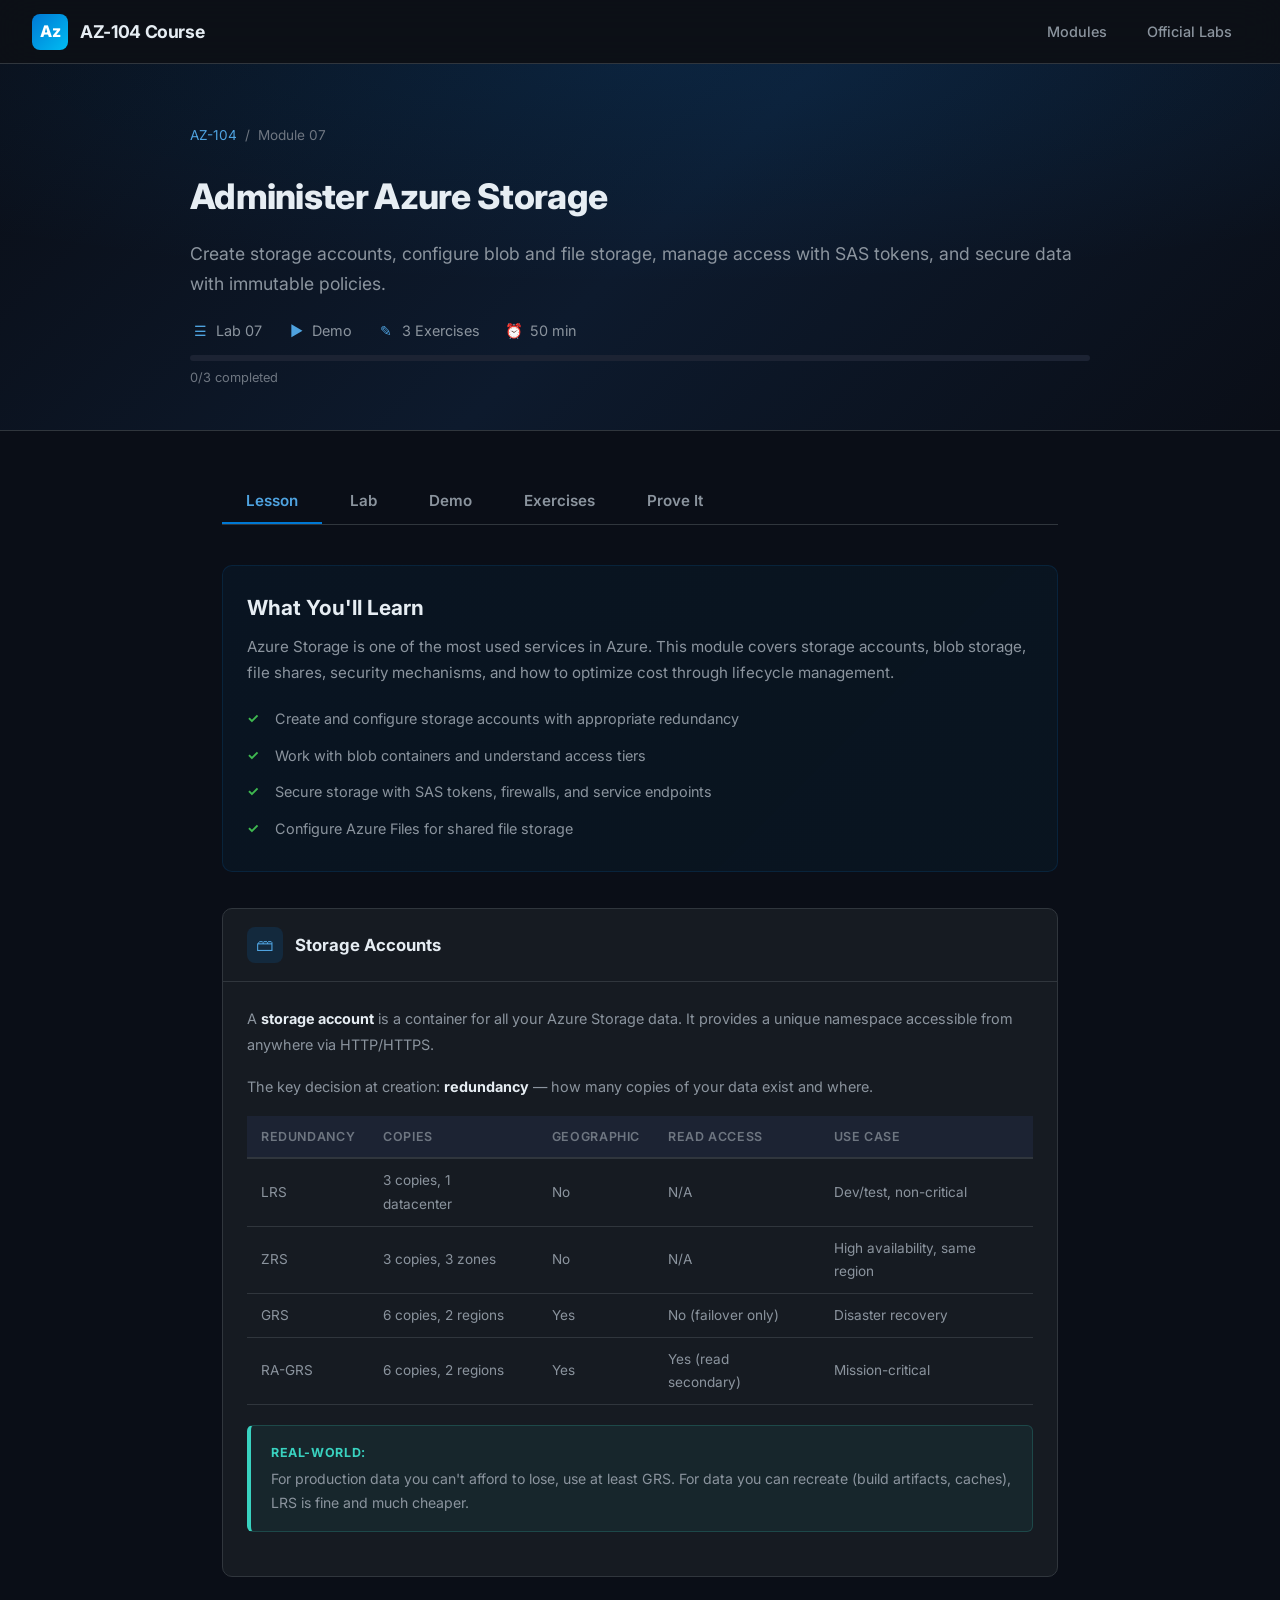
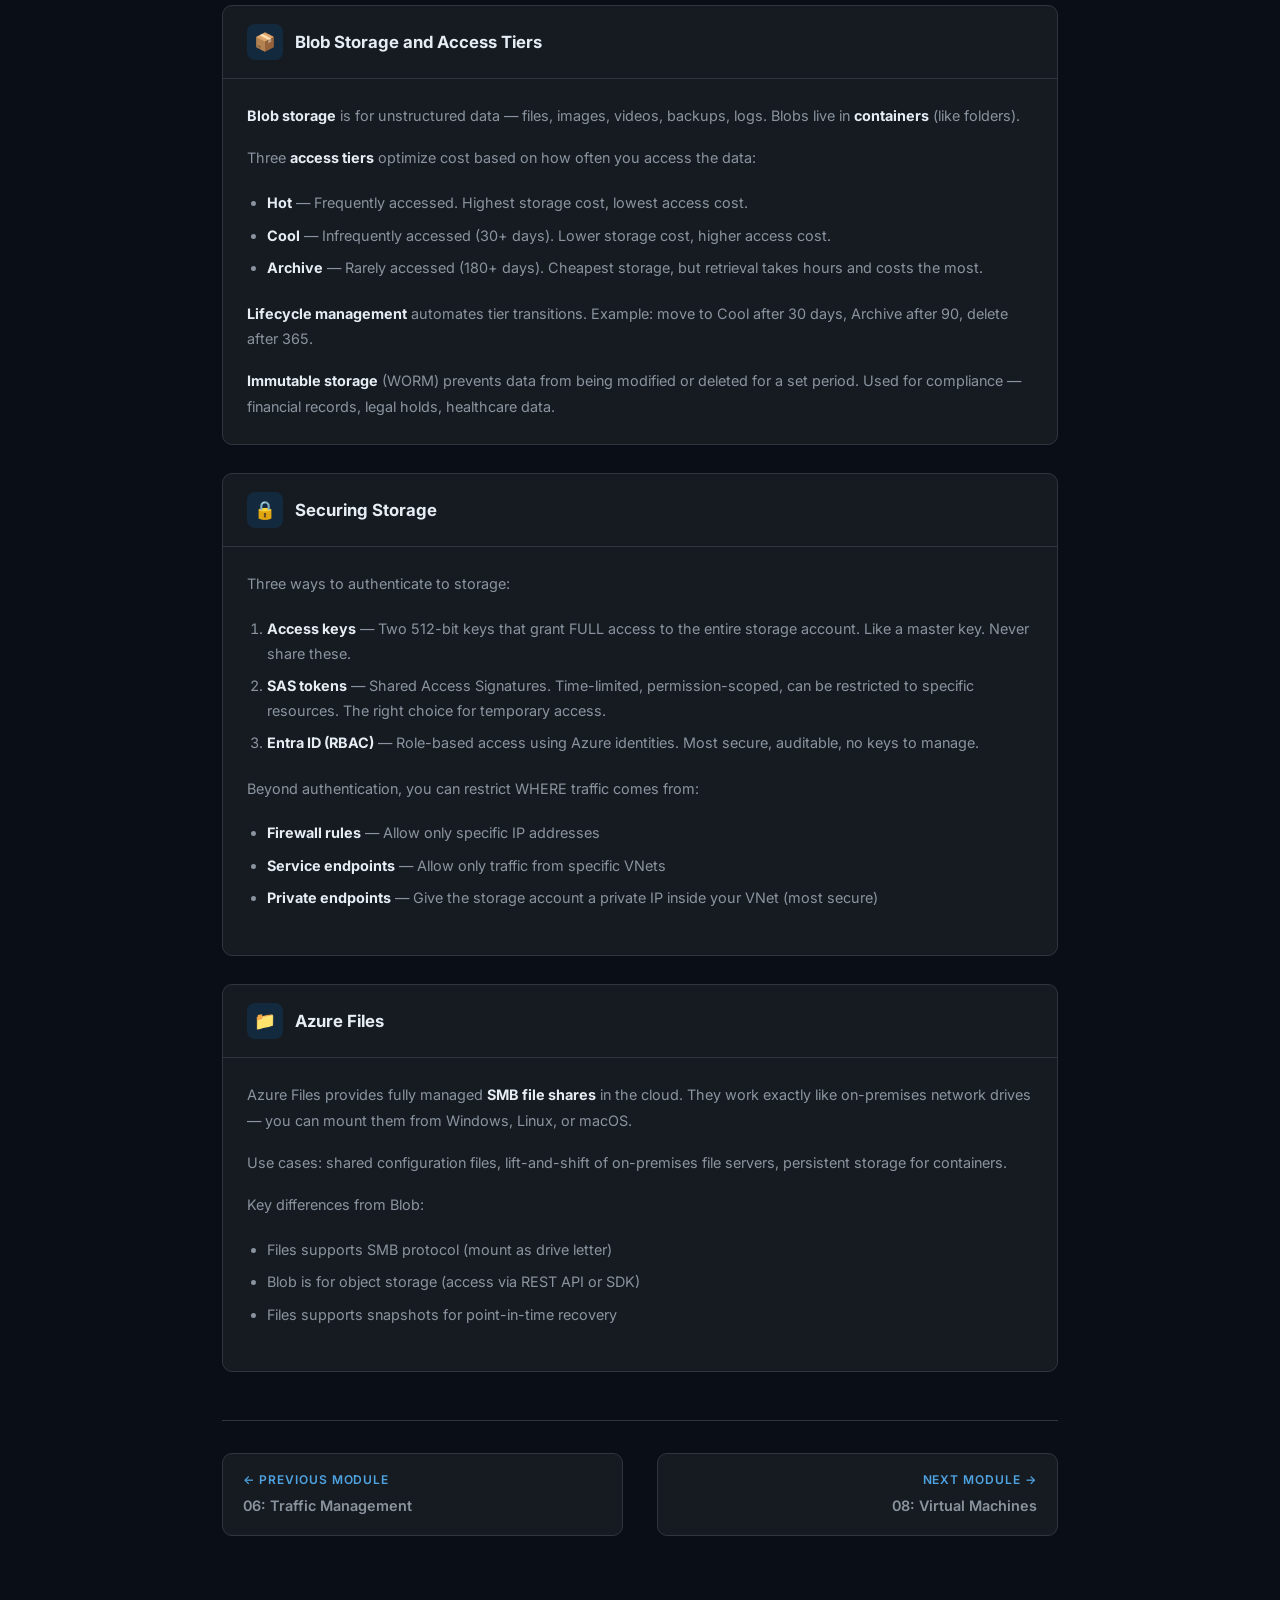
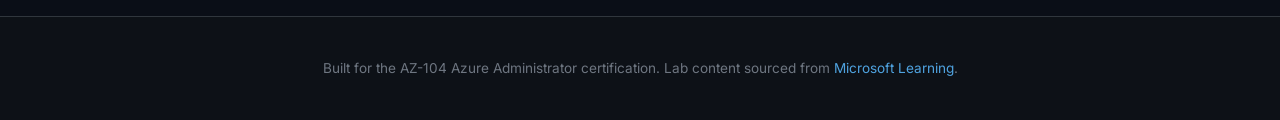
<file: modules/07-storage.html>
<!DOCTYPE html>
<html lang="en">
<head>
  <meta charset="UTF-8">
  <meta name="viewport" content="width=device-width, initial-scale=1.0">
  <title>Module 07: Administer Azure Storage | AZ-104</title>
  <link rel="stylesheet" href="../css/style.css">
  <link rel="icon" href="data:image/svg+xml,<svg xmlns='http://www.w3.org/2000/svg' viewBox='0 0 100 100'><rect rx='20' width='100' height='100' fill='%230078d4'/><text x='50' y='68' font-size='50' text-anchor='middle' fill='white' font-weight='bold'>Az</text></svg>">
</head>
<body data-module="m07">

  <nav class="navbar">
    <a href="../index.html" class="nav-brand">
      <div class="logo">Az</div>
      <span>AZ-104 Course</span>
    </a>
    <ul class="nav-links">
      <li><a href="../index.html#modules">Modules</a></li>
      <li><a href="https://microsoftlearning.github.io/AZ-104-MicrosoftAzureAdministrator/" target="_blank">Official Labs</a></li>
    </ul>
  </nav>

  <div class="module-page">

    <section class="module-hero">
      <div class="module-hero-content">
        <div class="breadcrumb">
          <a href="../index.html">AZ-104</a>
          <span>/</span>
          <span>Module 07</span>
        </div>
        <h1>Administer Azure Storage</h1>
        <p class="module-subtitle">Create storage accounts, configure blob and file storage, manage access with SAS tokens, and secure data with immutable policies.</p>
        <div class="meta-bar">
          <div class="meta-item">
            <span class="icon">&#9776;</span>
            <span>Lab 07</span>
          </div>
          <div class="meta-item">
            <span class="icon">&#9654;</span>
            <span>Demo</span>
          </div>
          <div class="meta-item">
            <span class="icon">&#9998;</span>
            <span>3 Exercises</span>
          </div>
          <div class="meta-item">
            <span class="icon">&#9200;</span>
            <span>50 min</span>
          </div>
        </div>
        <div class="progress-bar-container">
          <div class="progress-bar" style="width: 0%"></div>
        </div>
        <span class="progress-label" style="font-size:0.8rem; color:var(--text-muted); margin-top:6px; display:inline-block;">0/3 completed</span>
      </div>
    </section>

    <div class="module-content">
      <div class="tab-container">
        <div class="tab-nav">
          <button class="tab-btn active" data-tab="tab-lesson">Lesson</button>
          <button class="tab-btn" data-tab="tab-lab">Lab</button>
          <button class="tab-btn" data-tab="tab-demo">Demo</button>
          <button class="tab-btn" data-tab="tab-exercises">Exercises</button>
          <button class="tab-btn" data-tab="tab-prove">Prove It</button>
        </div>

        <!-- ==================== LESSON TAB ==================== -->
        <div id="tab-lesson" class="tab-content active">

          <div class="lesson-intro">
            <h2>What You'll Learn</h2>
            <p>Azure Storage is one of the most used services in Azure. This module covers storage accounts, blob storage, file shares, security mechanisms, and how to optimize cost through lifecycle management.</p>
            <ul class="lesson-objectives">
              <li>Create and configure storage accounts with appropriate redundancy</li>
              <li>Work with blob containers and understand access tiers</li>
              <li>Secure storage with SAS tokens, firewalls, and service endpoints</li>
              <li>Configure Azure Files for shared file storage</li>
            </ul>
          </div>

          <div class="concept-block">
            <div class="concept-header">
              <span class="concept-icon">&#128451;</span>
              <h3>Storage Accounts</h3>
            </div>
            <div class="concept-body">
              <p>A <strong>storage account</strong> is a container for all your Azure Storage data. It provides a unique namespace accessible from anywhere via HTTP/HTTPS.</p>
              <p>The key decision at creation: <strong>redundancy</strong> &mdash; how many copies of your data exist and where.</p>
              <table class="compare-table">
                <thead>
                  <tr><th>Redundancy</th><th>Copies</th><th>Geographic</th><th>Read Access</th><th>Use Case</th></tr>
                </thead>
                <tbody>
                  <tr><td>LRS</td><td>3 copies, 1 datacenter</td><td>No</td><td>N/A</td><td>Dev/test, non-critical</td></tr>
                  <tr><td>ZRS</td><td>3 copies, 3 zones</td><td>No</td><td>N/A</td><td>High availability, same region</td></tr>
                  <tr><td>GRS</td><td>6 copies, 2 regions</td><td>Yes</td><td>No (failover only)</td><td>Disaster recovery</td></tr>
                  <tr><td>RA-GRS</td><td>6 copies, 2 regions</td><td>Yes</td><td>Yes (read secondary)</td><td>Mission-critical</td></tr>
                </tbody>
              </table>
              <div class="real-world">
                <strong>Real-World:</strong> For production data you can't afford to lose, use at least GRS. For data you can recreate (build artifacts, caches), LRS is fine and much cheaper.
              </div>
            </div>
          </div>

          <div class="concept-block">
            <div class="concept-header">
              <span class="concept-icon">&#128230;</span>
              <h3>Blob Storage and Access Tiers</h3>
            </div>
            <div class="concept-body">
              <p><strong>Blob storage</strong> is for unstructured data &mdash; files, images, videos, backups, logs. Blobs live in <strong>containers</strong> (like folders).</p>
              <p>Three <strong>access tiers</strong> optimize cost based on how often you access the data:</p>
              <ul>
                <li><strong>Hot</strong> &mdash; Frequently accessed. Highest storage cost, lowest access cost.</li>
                <li><strong>Cool</strong> &mdash; Infrequently accessed (30+ days). Lower storage cost, higher access cost.</li>
                <li><strong>Archive</strong> &mdash; Rarely accessed (180+ days). Cheapest storage, but retrieval takes hours and costs the most.</li>
              </ul>
              <p><strong>Lifecycle management</strong> automates tier transitions. Example: move to Cool after 30 days, Archive after 90, delete after 365.</p>
              <p><strong>Immutable storage</strong> (WORM) prevents data from being modified or deleted for a set period. Used for compliance &mdash; financial records, legal holds, healthcare data.</p>
            </div>
          </div>

          <div class="concept-block">
            <div class="concept-header">
              <span class="concept-icon">&#128274;</span>
              <h3>Securing Storage</h3>
            </div>
            <div class="concept-body">
              <p>Three ways to authenticate to storage:</p>
              <ol>
                <li><strong>Access keys</strong> &mdash; Two 512-bit keys that grant FULL access to the entire storage account. Like a master key. Never share these.</li>
                <li><strong>SAS tokens</strong> &mdash; Shared Access Signatures. Time-limited, permission-scoped, can be restricted to specific resources. The right choice for temporary access.</li>
                <li><strong>Entra ID (RBAC)</strong> &mdash; Role-based access using Azure identities. Most secure, auditable, no keys to manage.</li>
              </ol>
              <p>Beyond authentication, you can restrict WHERE traffic comes from:</p>
              <ul>
                <li><strong>Firewall rules</strong> &mdash; Allow only specific IP addresses</li>
                <li><strong>Service endpoints</strong> &mdash; Allow only traffic from specific VNets</li>
                <li><strong>Private endpoints</strong> &mdash; Give the storage account a private IP inside your VNet (most secure)</li>
              </ul>
            </div>
          </div>

          <div class="concept-block">
            <div class="concept-header">
              <span class="concept-icon">&#128193;</span>
              <h3>Azure Files</h3>
            </div>
            <div class="concept-body">
              <p>Azure Files provides fully managed <strong>SMB file shares</strong> in the cloud. They work exactly like on-premises network drives &mdash; you can mount them from Windows, Linux, or macOS.</p>
              <p>Use cases: shared configuration files, lift-and-shift of on-premises file servers, persistent storage for containers.</p>
              <p>Key differences from Blob:</p>
              <ul>
                <li>Files supports SMB protocol (mount as drive letter)</li>
                <li>Blob is for object storage (access via REST API or SDK)</li>
                <li>Files supports snapshots for point-in-time recovery</li>
              </ul>
            </div>
          </div>

        </div>

        <!-- ==================== LAB TAB ==================== -->
        <div id="tab-lab" class="tab-content">

          <h2 style="margin-bottom: 8px;">Lab 07 &mdash; Manage Azure Storage</h2>
          <p style="color: var(--text-muted); margin-bottom: 32px;">Estimated time: 50 minutes</p>

          <!-- Task 1 -->
          <div class="task-block">
            <div class="task-header">
              <input type="checkbox" class="completion-check" data-task="t1">
              <span class="task-number">1</span>
              <h3>Create and Configure a Storage Account</h3>
              <span class="task-toggle">&#9660;</span>
            </div>
            <div class="task-body">
              <p>Create a storage account with geo-redundant storage, configure network access, and set up lifecycle management.</p>

              <ol class="steps">
                <li>Navigate to <strong>Storage accounts</strong> and click <strong>+ Create</strong>.</li>
                <li>Configure the basics:
                  <table class="config-table">
                    <tr><th>Setting</th><th>Value</th></tr>
                    <tr><td>Resource Group</td><td>az104-rg7 (create new)</td></tr>
                    <tr><td>Storage account name</td><td>storageaccount<em>[unique]</em></td></tr>
                    <tr><td>Region</td><td>East US</td></tr>
                    <tr><td>Performance</td><td>Standard</td></tr>
                    <tr><td>Redundancy</td><td>Geo-redundant storage (GRS)</td></tr>
                  </table>
                </li>
                <li>On the <strong>Data protection</strong> tab, check <strong>Enable read access to data in the event of regional unavailability</strong> (RA-GRS).</li>
                <li>Click <strong>Review + create</strong>, then <strong>Create</strong>.</li>
                <li>Once deployed, go to the storage account. Under <strong>Networking</strong>, set <strong>Public network access</strong> to <strong>Disabled</strong>. Click <strong>Save</strong>.</li>
                <li>Change <strong>Public network access</strong> to <strong>Enabled from selected virtual networks and IP addresses</strong>.</li>
                <li>Under <strong>Firewall</strong>, check <strong>Add your client IP address</strong> and click <strong>Save</strong>.</li>
                <li>Navigate to <strong>Lifecycle management</strong> under <strong>Data management</strong>.</li>
                <li>Add a rule:
                  <table class="config-table">
                    <tr><th>Setting</th><th>Value</th></tr>
                    <tr><td>Rule name</td><td>MoveToCool</td></tr>
                    <tr><td>Rule scope</td><td>Apply rule to all blobs</td></tr>
                    <tr><td>Blob type</td><td>Block blobs</td></tr>
                    <tr><td>Condition</td><td>If last modified more than 30 days ago</td></tr>
                    <tr><td>Action</td><td>Move to cool storage</td></tr>
                  </table>
                </li>
                <li>Click <strong>Add</strong> to save the lifecycle rule.</li>
              </ol>

              <div class="info-box note">
                <strong>Note</strong>
                Lifecycle management rules run once per day. Moving blobs to cool storage reduces costs for infrequently accessed data while keeping it immediately available.
              </div>
            </div>
          </div>

          <!-- Task 2 -->
          <div class="task-block">
            <div class="task-header">
              <input type="checkbox" class="completion-check" data-task="t2">
              <span class="task-number">2</span>
              <h3>Create and Configure Secure Blob Storage</h3>
              <span class="task-toggle">&#9660;</span>
            </div>
            <div class="task-body">
              <p>Create a blob container with private access, add an immutable storage policy, upload a blob, and test access with SAS tokens.</p>

              <ol class="steps">
                <li>In your storage account, navigate to <strong>Containers</strong> and click <strong>+ Container</strong>.</li>
                <li>Create a container:
                  <table class="config-table">
                    <tr><th>Setting</th><th>Value</th></tr>
                    <tr><td>Name</td><td>data</td></tr>
                    <tr><td>Public access level</td><td>Private (no anonymous access)</td></tr>
                  </table>
                </li>
                <li>Select the <strong>data</strong> container. Under <strong>Access policy</strong>, add an <strong>immutable storage policy</strong>:
                  <table class="config-table">
                    <tr><th>Setting</th><th>Value</th></tr>
                    <tr><td>Policy type</td><td>Time-based retention</td></tr>
                    <tr><td>Retention period</td><td>180 days</td></tr>
                  </table>
                </li>
                <li>Click <strong>Upload</strong>. In the <strong>Advanced</strong> section:
                  <table class="config-table">
                    <tr><th>Setting</th><th>Value</th></tr>
                    <tr><td>Upload to folder</td><td>securitytest</td></tr>
                    <tr><td>Blob type</td><td>Block blob</td></tr>
                    <tr><td>Access tier</td><td>Hot</td></tr>
                  </table>
                </li>
                <li>Select the uploaded blob and copy the <strong>URL</strong>.</li>
                <li><strong>Test:</strong> Open an InPrivate/Incognito browser window and paste the URL. You should receive a <strong>ResourceNotFound</strong> or <strong>AuthenticationFailed</strong> error because the container is private.</li>
                <li>Go back to the blob and click <strong>Generate SAS</strong>:
                  <table class="config-table">
                    <tr><th>Setting</th><th>Value</th></tr>
                    <tr><td>Permissions</td><td>Read</td></tr>
                    <tr><td>Start date/time</td><td>Yesterday</td></tr>
                    <tr><td>Expiry date/time</td><td>Tomorrow (+2 days from start)</td></tr>
                  </table>
                </li>
                <li>Click <strong>Generate SAS token and URL</strong>. Copy the <strong>Blob SAS URL</strong>.</li>
                <li><strong>Test:</strong> Paste the SAS URL in the InPrivate browser. The blob should download or display successfully.</li>
              </ol>

              <div class="info-box tip">
                <strong>Tip</strong>
                SAS tokens provide delegated, time-limited access to storage resources without sharing account keys. Always use the shortest practical expiry window.
              </div>
            </div>
          </div>

          <!-- Task 3 -->
          <div class="task-block">
            <div class="task-header">
              <input type="checkbox" class="completion-check" data-task="t3">
              <span class="task-number">3</span>
              <h3>Create and Configure Azure File Storage</h3>
              <span class="task-toggle">&#9660;</span>
            </div>
            <div class="task-body">
              <p>Create a file share, restrict access to a virtual network using service endpoints, and verify access control.</p>

              <ol class="steps">
                <li>In your storage account, navigate to <strong>File shares</strong> and click <strong>+ File share</strong>.</li>
                <li>Create the file share:
                  <table class="config-table">
                    <tr><th>Setting</th><th>Value</th></tr>
                    <tr><td>Name</td><td>share1</td></tr>
                    <tr><td>Tier</td><td>Transaction optimized</td></tr>
                  </table>
                </li>
                <li>Open the <strong>Storage Browser</strong> and navigate to <strong>File shares &gt; share1</strong>.</li>
                <li>Click <strong>Upload</strong> and upload a test file.</li>
                <li>Navigate to <strong>Virtual networks</strong> and create a new VNet:
                  <table class="config-table">
                    <tr><th>Setting</th><th>Value</th></tr>
                    <tr><td>Name</td><td>vnet1</td></tr>
                    <tr><td>Resource Group</td><td>az104-rg7</td></tr>
                    <tr><td>Region</td><td>East US</td></tr>
                    <tr><td>Address space</td><td>10.0.0.0/16</td></tr>
                    <tr><td>Subnet name</td><td>default</td></tr>
                    <tr><td>Subnet range</td><td>10.0.0.0/24</td></tr>
                  </table>
                </li>
                <li>On the subnet, enable the <strong>Microsoft.Storage</strong> service endpoint.</li>
                <li>Return to the storage account <strong>Networking</strong> settings.</li>
                <li>Under <strong>Virtual networks</strong>, click <strong>+ Add existing virtual network</strong> and select <strong>vnet1/default</strong>.</li>
                <li>Under <strong>Firewall</strong>, remove your client IP address. Click <strong>Save</strong>.</li>
                <li><strong>Test:</strong> Open the <strong>Storage Browser</strong> and try to access <strong>share1</strong>. You should see a <strong>not authorized</strong> error, confirming that access is now restricted to the VNet only.</li>
              </ol>

              <div class="info-box warning">
                <strong>Warning</strong>
                After removing your client IP and restricting to VNet only, you will lose portal access to the storage account data. Re-add your IP to the firewall if you need to continue managing the account from the portal.
              </div>
            </div>
          </div>

          <!-- Key Takeaways -->
          <div class="takeaways">
            <h3>Key Takeaways</h3>
            <ul>
              <li>Storage accounts contain blobs, files, queues, and tables &mdash; all under a single account namespace.</li>
              <li>Redundancy options include LRS (3 copies, one datacenter), ZRS (3 zones), GRS (6 copies, two regions), and RA-GRS (read access to secondary).</li>
              <li>Immutable storage provides WORM (Write Once, Read Many) capabilities for regulatory compliance.</li>
              <li>SAS tokens provide time-limited, scoped access to storage resources without exposing account keys.</li>
              <li>Service endpoints restrict storage account access to traffic originating from specified virtual networks.</li>
            </ul>
          </div>

        </div>

        <!-- ==================== DEMO TAB ==================== -->
        <div id="tab-demo" class="tab-content">

          <h2 style="margin-bottom: 32px;">Demonstrations</h2>

          <div class="task-block">
            <div class="task-header">
              <span class="task-number">1</span>
              <h3>Storage Account Creation and Naming</h3>
              <span class="task-toggle">&#9660;</span>
            </div>
            <div class="task-body">
              <p>Walk through creating a storage account and explain the naming requirements:</p>
              <ol class="steps">
                <li>Storage account names must be <strong>globally unique</strong>, 3&ndash;24 characters, lowercase letters and numbers only.</li>
                <li>Show the performance tier options: <strong>Standard</strong> (HDD-backed, general purpose) vs. <strong>Premium</strong> (SSD-backed, low latency).</li>
                <li>Demonstrate the redundancy selector and explain the differences between LRS, ZRS, GRS, RA-GRS, GZRS, and RA-GZRS.</li>
                <li>Review the <strong>Advanced</strong> tab: secure transfer, minimum TLS version, hierarchical namespace (Data Lake).</li>
              </ol>
              <div class="info-box note">
                <strong>Note</strong>
                The storage account name becomes part of the endpoint URL (e.g., <strong>mystorageaccount.blob.core.windows.net</strong>), which is why it must be globally unique.
              </div>
            </div>
          </div>

          <div class="task-block">
            <div class="task-header">
              <span class="task-number">2</span>
              <h3>Blob Containers, Uploads, and SAS Tokens</h3>
              <span class="task-toggle">&#9660;</span>
            </div>
            <div class="task-body">
              <p>Demonstrate blob container management and secure access:</p>
              <ol class="steps">
                <li>Create a blob container and show the three access levels: Private, Blob (anonymous read for blobs), Container (anonymous read for container and blobs).</li>
                <li>Upload a file and show the blob properties: access tier, size, content type, URL.</li>
                <li>Generate a SAS token at the blob level. Walk through each parameter: permissions, start/expiry, allowed protocols, IP restrictions.</li>
                <li>Show the difference between a <strong>service SAS</strong> (scoped to one service), <strong>account SAS</strong> (scoped to the account), and <strong>user delegation SAS</strong> (backed by Entra ID).</li>
                <li>Test the SAS URL in a browser to confirm access.</li>
              </ol>
              <div class="info-box tip">
                <strong>Tip</strong>
                User delegation SAS is the most secure option because it uses Entra ID credentials and does not require sharing account keys.
              </div>
            </div>
          </div>

          <div class="task-block">
            <div class="task-header">
              <span class="task-number">3</span>
              <h3>File Shares, Snapshots, and Directories</h3>
              <span class="task-toggle">&#9660;</span>
            </div>
            <div class="task-body">
              <p>Demonstrate Azure Files capabilities:</p>
              <ol class="steps">
                <li>Create a file share and explain the tier options: Hot, Transaction optimized, Cool, Premium.</li>
                <li>Create directories and upload files within the share.</li>
                <li>Take a <strong>snapshot</strong> of the file share and explain how snapshots are incremental and read-only.</li>
                <li>Show the <strong>Connect</strong> button and walk through the mount script for Windows (SMB), Linux, and macOS.</li>
                <li>Demonstrate restoring a file from a snapshot.</li>
              </ol>
            </div>
          </div>

          <div class="task-block">
            <div class="task-header">
              <span class="task-number">4</span>
              <h3>Storage Explorer and AzCopy</h3>
              <span class="task-toggle">&#9660;</span>
            </div>
            <div class="task-body">
              <p>Demonstrate tools for managing and moving storage data:</p>
              <ol class="steps">
                <li>Open <strong>Storage Browser</strong> in the portal and navigate through blobs, file shares, queues, and tables.</li>
                <li>Show the standalone <strong>Azure Storage Explorer</strong> desktop app and how to connect with Entra ID or SAS tokens.</li>
                <li>Demonstrate <strong>AzCopy</strong> for command-line data movement:
                  <div class="code-block">
                    <span class="lang-tag">CLI</span>
                    azcopy login
azcopy copy "localfile.txt" "https://&lt;account&gt;.blob.core.windows.net/&lt;container&gt;/localfile.txt"
                  </div>
                </li>
                <li>Show how to copy blobs between storage accounts:
                  <div class="code-block">
                    <span class="lang-tag">CLI</span>
                    azcopy copy "https://source.blob.core.windows.net/data/*" "https://dest.blob.core.windows.net/data/" --recursive
                  </div>
                </li>
                <li>Explain when to use AzCopy vs. Storage Explorer vs. Azure Data Box for large migrations.</li>
              </ol>
              <div class="info-box tip">
                <strong>Tip</strong>
                AzCopy is optimized for high-throughput transfers and supports parallel uploads, resume on failure, and sync operations.
              </div>
            </div>
          </div>

        </div>

        <!-- ==================== EXERCISES TAB ==================== -->
        <div id="tab-exercises" class="tab-content">

          <h2 style="margin-bottom: 32px;">Exercises</h2>

          <!-- Exercise 1 -->
          <div class="exercise-card">
            <span class="difficulty easy">Easy</span>
            <h4>Exercise 1: Storage Redundancy Comparison</h4>
            <ol>
              <li>Create a storage account and review the <strong>Redundancy</strong> blade.</li>
              <li>Compare LRS, ZRS, GRS, RA-GRS, GZRS, and RA-GZRS options.</li>
              <li>For each, note: number of copies, geographic spread, and read access during an outage.</li>
              <li>Which would you choose for a mission-critical database backup? Why?</li>
            </ol>
            <div class="hint">
              <strong>Show Hint</strong>
              <div class="hint-text">RA-GRS provides 6 copies across two regions with read access to the secondary region during outages. This gives the best durability and availability for critical backups. LRS has 3 copies in one datacenter, ZRS has 3 copies across zones, GRS has 6 copies across regions but no secondary read access.</div>
            </div>
          </div>

          <!-- Exercise 2 -->
          <div class="exercise-card">
            <span class="difficulty medium">Medium</span>
            <h4>Exercise 2: Blob Lifecycle Management</h4>
            <ol>
              <li>Create a storage account with a blob container.</li>
              <li>Upload several test files.</li>
              <li>Configure a lifecycle management rule: move to Cool tier after 30 days, Archive after 90 days, delete after 365 days.</li>
              <li>Review the rule JSON in the portal.</li>
              <li>Explain: What happens to archived blobs? How do you access them?</li>
            </ol>
            <div class="hint">
              <strong>Show Hint</strong>
              <div class="hint-text">Archived blobs are stored offline and cannot be read or modified directly. To access them, you must rehydrate them by changing the tier to Hot or Cool. Rehydration can take up to 15 hours with standard priority, or 1 hour with high priority (at higher cost).</div>
            </div>
          </div>

          <!-- Exercise 3 -->
          <div class="exercise-card">
            <span class="difficulty hard">Hard</span>
            <h4>Exercise 3: Secure Access Challenge</h4>
            <ol>
              <li>Create a storage account and upload a sensitive file.</li>
              <li>Disable all public access.</li>
              <li>Create a VNet with a service endpoint for <strong>Microsoft.Storage</strong>.</li>
              <li>Configure the storage account firewall to allow only that VNet.</li>
              <li>Generate a SAS token with: read-only, 1-hour expiry, HTTPS only, restricted to a specific IP.</li>
              <li>Test access from allowed and disallowed sources.</li>
              <li>Explain the difference between SAS tokens, access keys, and Entra ID authentication.</li>
            </ol>
            <div class="hint">
              <strong>Show Hint</strong>
              <div class="hint-text">Access keys give full, unrestricted control over the entire storage account &mdash; never share them. SAS tokens are delegated, time-limited, and scoped to specific permissions, services, and resources. Entra ID authentication uses RBAC roles (e.g., Storage Blob Data Reader) and is the most secure option because it does not require sharing secrets and supports conditional access policies.</div>
            </div>
          </div>

        </div>

        <!-- ==================== PROVE IT TAB ==================== -->
        <div id="tab-prove" class="tab-content">
          <div class="prove-intro">
            <h2>Prove You Know It</h2>
            <p>Not memorization — understanding. Can you apply what you learned to real situations?</p>
            <div class="score-display">Scenarios: <span class="quiz-score">No questions answered yet</span></div>
          </div>

          <div class="assess-section">
            <div class="assess-section-title"><span class="assess-icon scenario">?</span> Quick Scenarios</div>

            <div class="quiz-card" data-qid="q1" data-answer="B">
              <div class="quiz-scenario">
                <span class="scenario-label">Scenario</span>
                <p>Your company stores compliance documents that must not be modified or deleted for 7 years. Which feature do you use?</p>
              </div>
              <div class="quiz-options">
                <div class="quiz-option" data-value="A"><span class="option-letter">A</span><span>Blob soft delete with 2555-day retention</span></div>
                <div class="quiz-option" data-value="B"><span class="option-letter">B</span><span>Immutable blob storage with a time-based retention policy</span></div>
                <div class="quiz-option" data-value="C"><span class="option-letter">C</span><span>Azure Backup with a 7-year retention policy</span></div>
              </div>
              <div class="quiz-explanation">
                <div class="explanation-box why-right"><strong>Why this is correct</strong>Immutable storage enforces WORM (Write Once, Read Many) at the storage level. Data physically cannot be modified or deleted until the retention period expires. Soft delete only protects against accidental deletion (data CAN still be deleted permanently). Backup creates copies but doesn't prevent the original from being modified.</div>
                <div class="explanation-box why-wrong"><strong>Common mistakes</strong>Soft delete (A) is a safety net, not a compliance lock — admins can still permanently delete data. Backup (C) protects against data loss but doesn't enforce immutability on the source data.</div>
              </div>
            </div>

            <div class="quiz-card" data-qid="q2" data-answer="C">
              <div class="quiz-scenario">
                <span class="scenario-label">Scenario</span>
                <p>A developer needs temporary read access to a specific blob for 2 hours. They shouldn't have ongoing access. What do you give them?</p>
              </div>
              <div class="quiz-options">
                <div class="quiz-option" data-value="A"><span class="option-letter">A</span><span>The storage account access key</span></div>
                <div class="quiz-option" data-value="B"><span class="option-letter">B</span><span>The Reader RBAC role on the storage account</span></div>
                <div class="quiz-option" data-value="C"><span class="option-letter">C</span><span>A SAS token with read permission and 2-hour expiry</span></div>
              </div>
              <div class="quiz-explanation">
                <div class="explanation-box why-right"><strong>Why this is correct</strong>A SAS token is purpose-built for this — scoped to a specific resource, specific permissions, with a time limit. Access keys give full control over the entire account (way too much). RBAC Reader gives ongoing access you'd have to remember to revoke.</div>
                <div class="explanation-box why-wrong"><strong>Common mistakes</strong>Access keys (A) are the master keys to the entire storage account — never share them for temporary access. RBAC roles (B) don't expire automatically, creating a security risk if you forget to remove the assignment.</div>
              </div>
            </div>

            <div class="quiz-card" data-qid="q3" data-answer="A">
              <div class="quiz-scenario">
                <span class="scenario-label">Scenario</span>
                <p>You configured a lifecycle management rule to move blobs to Cool tier after 30 days. A blob was uploaded 45 days ago but it's still in Hot tier. Why?</p>
              </div>
              <div class="quiz-options">
                <div class="quiz-option" data-value="A"><span class="option-letter">A</span><span>The blob was modified or accessed within the last 30 days, resetting the timer</span></div>
                <div class="quiz-option" data-value="B"><span class="option-letter">B</span><span>Lifecycle management rules only run monthly</span></div>
                <div class="quiz-option" data-value="C"><span class="option-letter">C</span><span>Cool tier is full</span></div>
              </div>
              <div class="quiz-explanation">
                <div class="explanation-box why-right"><strong>Why this is correct</strong>Lifecycle rules evaluate the "last modified" time. If the blob was accessed and the access tier was reset, or if the blob was modified, the 30-day clock restarts. Note: reads alone don't reset the timer unless you've also changed the blob. Also check that the rule actually targets the correct container/prefix.</div>
                <div class="explanation-box why-wrong"><strong>Common mistakes</strong>Lifecycle rules run daily, not monthly (B is wrong). Azure storage tiers don't have capacity limits (C is wrong) — Cool tier is a pricing tier, not a physical container.</div>
              </div>
            </div>
          </div>

          <div class="assess-section">
            <div class="assess-section-title"><span class="assess-icon troubleshoot">!</span> Troubleshooting Spot</div>

            <div class="trouble-card">
              <span class="trouble-label">Troubleshoot</span>
              <p class="trouble-situation">You created a storage account, uploaded a blob, and shared the URL with a colleague. They get a 'ResourceNotFound' or 'PublicAccessNotPermitted' error when trying to access it.</p>
              <p class="trouble-question">What's wrong?</p>
              <div class="progressive-hints">
                <div class="prog-hint"><div class="prog-hint-label"><span class="arrow">&#9654;</span> Hint 1</div><div class="prog-hint-content">Check the container's access level — if it's set to "Private", anonymous access is blocked.</div></div>
                <div class="prog-hint"><div class="prog-hint-label"><span class="arrow">&#9654;</span> Hint 2</div><div class="prog-hint-content">Check if the storage account has "Allow Blob public access" disabled at the account level (this overrides container settings).</div></div>
                <div class="prog-hint"><div class="prog-hint-label"><span class="arrow">&#9654;</span> Answer</div><div class="prog-hint-content answer">By default, new storage accounts disable public blob access at the account level. Even if you set the container to "Blob" or "Container" access level, the account-level setting blocks it. Either enable public access at the account level (not recommended for sensitive data) or generate a SAS token for your colleague.</div></div>
              </div>
            </div>
          </div>

          <div class="assess-section">
            <div class="assess-section-title"><span class="assess-icon architect">&#9670;</span> Architect's Corner</div>

            <div class="architect-card" data-aid="a1" data-best="B">
              <span class="architect-label">Design Decision</span>
              <p class="architect-situation">Your app generates 50TB of logs monthly. Logs are queried frequently for the first 7 days, occasionally for 30 days, then only for compliance audits for 1 year. How do you optimize cost?</p>
              <div class="architect-options">
                <div class="arch-option" data-value="A"><div class="arch-option-title">Store everything in Hot tier for 1 year, then delete</div><div class="arch-option-desc">Simple, fast access, highest cost</div></div>
                <div class="arch-option" data-value="B"><div class="arch-option-title">Lifecycle management: Hot for 7 days, Cool for 30 days, Archive after 30 days, delete after 365 days</div><div class="arch-option-desc">Automatic tiering, cost-optimized</div></div>
                <div class="arch-option" data-value="C"><div class="arch-option-title">Store everything in Archive tier from day one</div><div class="arch-option-desc">Cheapest storage, but retrieval takes hours</div></div>
              </div>
              <div class="architect-reveal"><strong>Why this is the best choice</strong>Lifecycle management automates the transition between tiers to match your access pattern. Hot tier for the first 7 days of active querying, Cool for occasional access, Archive for long-term compliance retention. This can reduce storage costs by 80%+ compared to keeping everything in Hot. Option A is simplest but most expensive. Option C is cheapest for storage but Archive retrieval takes up to 15 hours — unusable for the 7-day active querying window.</div>
            </div>
          </div>

          <button class="reset-quiz-btn">&#8635; Reset All Answers</button>
        </div>

      </div><!-- /tab-container -->

      <nav class="module-nav">
        <a href="06-traffic.html" class="prev">
          <span class="nav-direction">&larr; Previous Module</span>
          <span class="nav-title">06: Traffic Management</span>
        </a>
        <a href="08-vms.html" class="next">
          <span class="nav-direction">Next Module &rarr;</span>
          <span class="nav-title">08: Virtual Machines</span>
        </a>
      </nav>

    </div><!-- /module-content -->

  </div><!-- /module-page -->

  <footer class="site-footer">
    <p>Built for the AZ-104 Azure Administrator certification. Lab content sourced from <a href="https://microsoftlearning.github.io/AZ-104-MicrosoftAzureAdministrator/" target="_blank">Microsoft Learning</a>.</p>
  </footer>

  <script src="../js/app.js"></script>
</body>
</html>
</file>
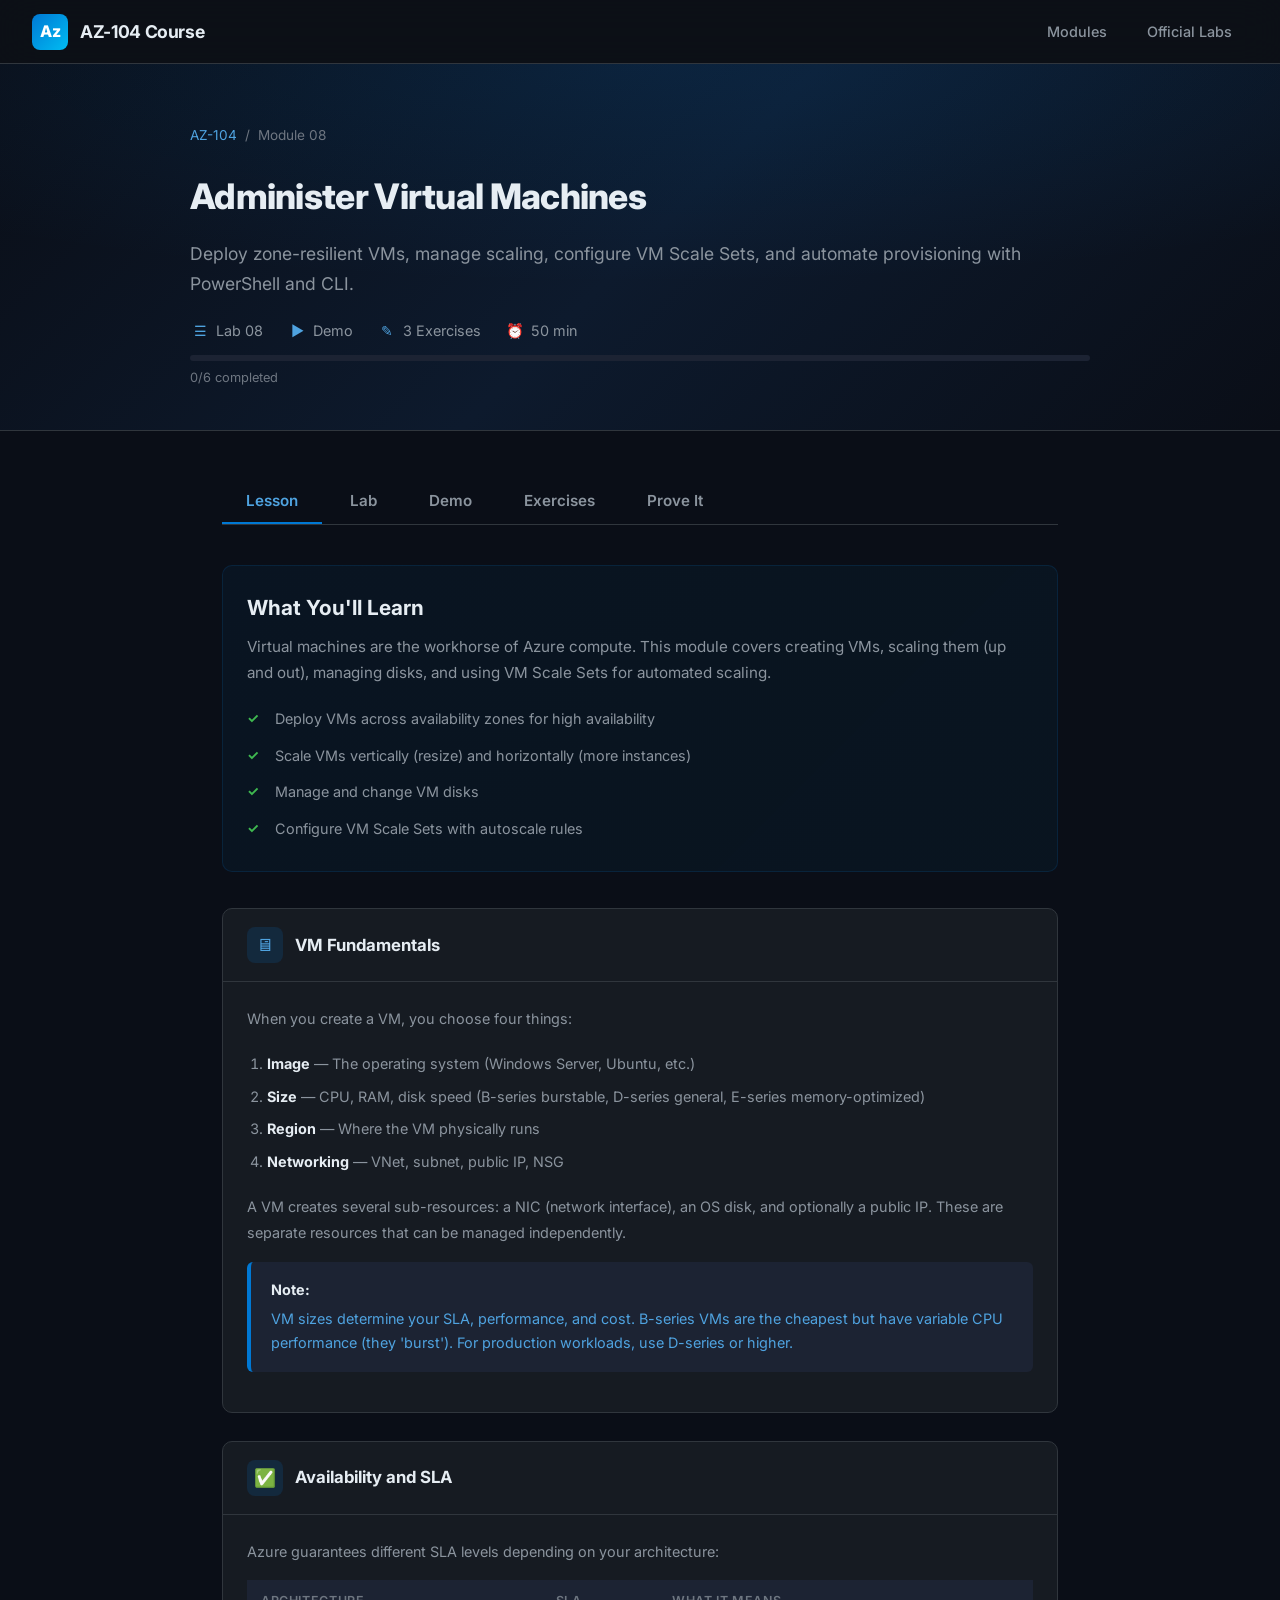
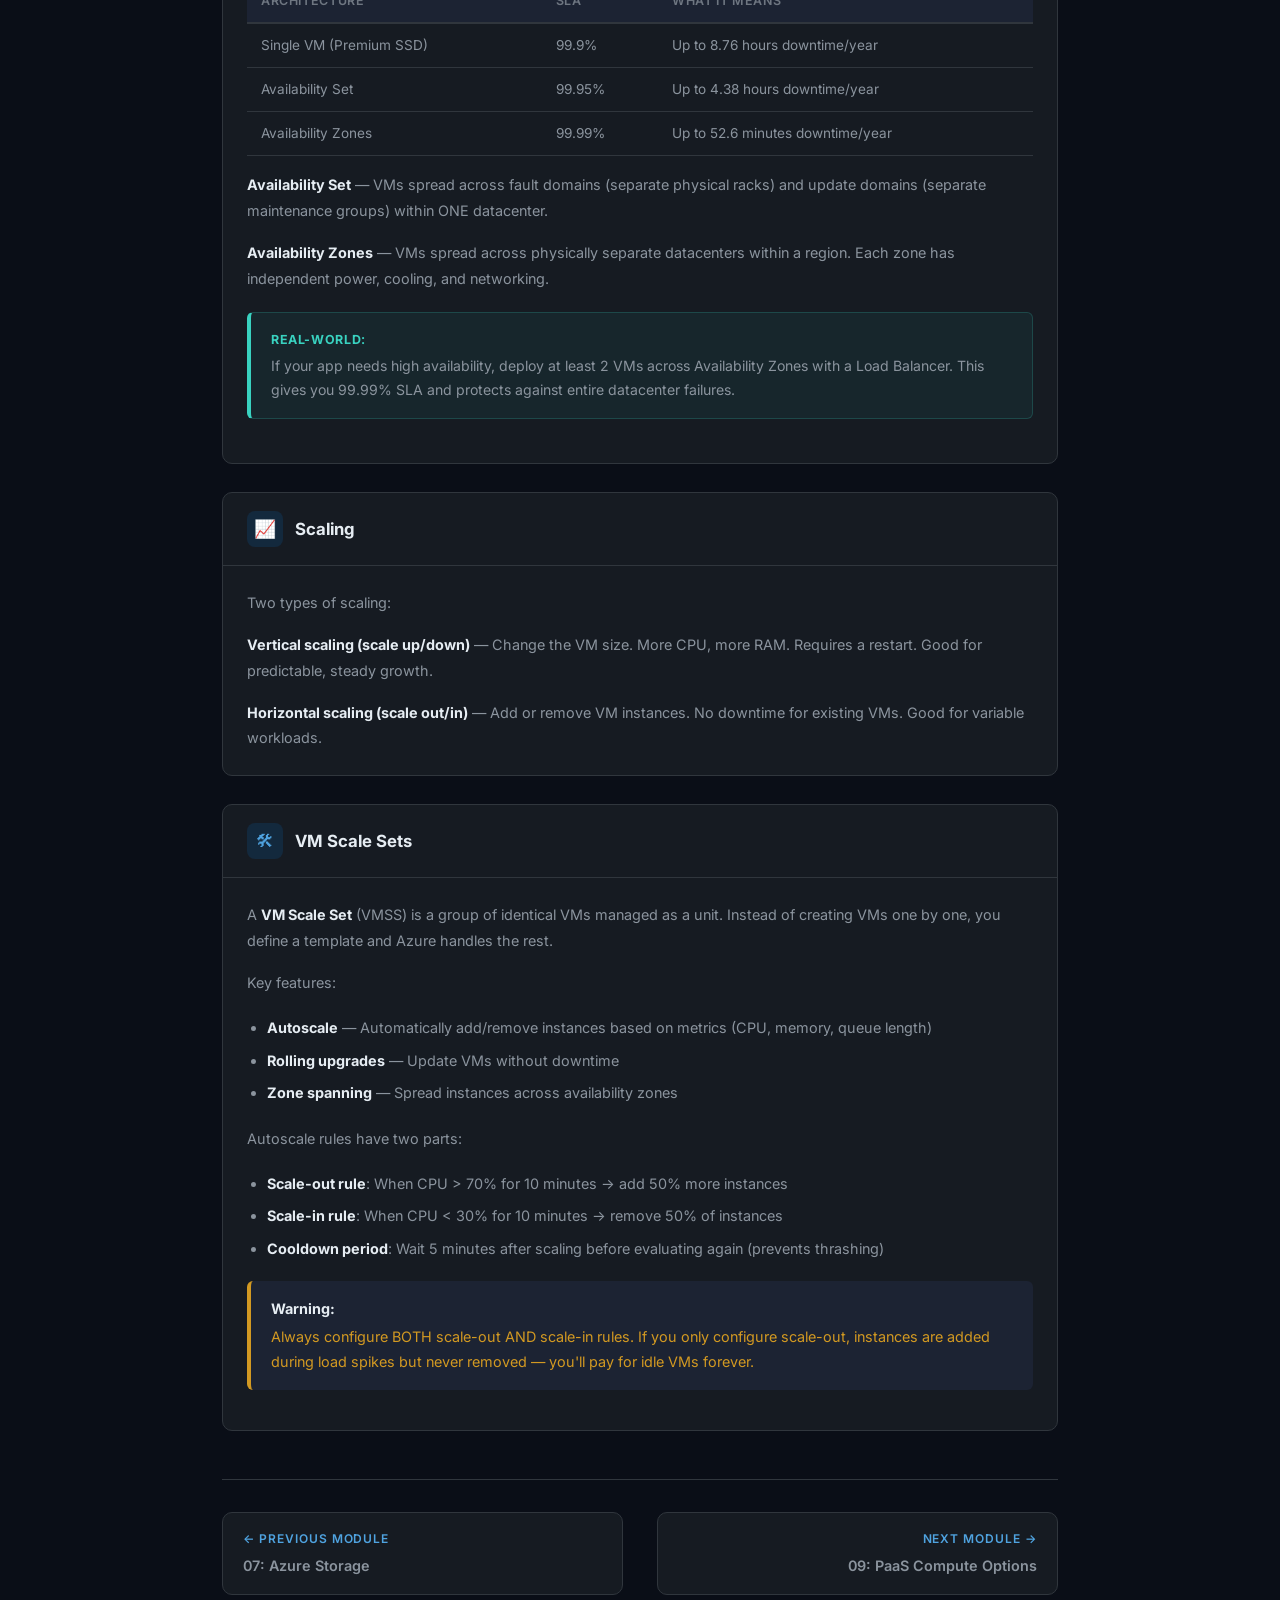
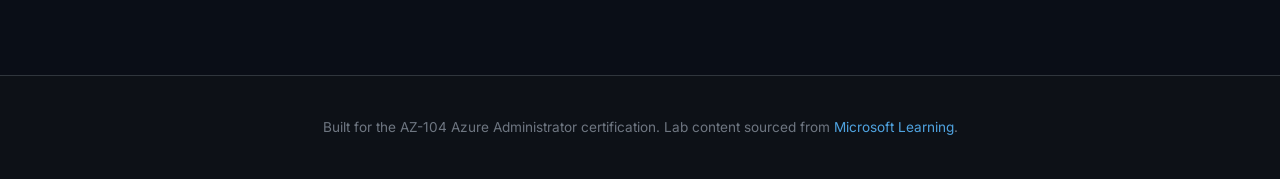
<file: modules/08-vms.html>
<!DOCTYPE html>
<html lang="en">
<head>
  <meta charset="UTF-8">
  <meta name="viewport" content="width=device-width, initial-scale=1.0">
  <title>Module 08: Administer Virtual Machines | AZ-104</title>
  <link rel="stylesheet" href="../css/style.css">
  <link rel="icon" href="data:image/svg+xml,<svg xmlns='http://www.w3.org/2000/svg' viewBox='0 0 100 100'><rect rx='20' width='100' height='100' fill='%230078d4'/><text x='50' y='68' font-size='50' text-anchor='middle' fill='white' font-weight='bold'>Az</text></svg>">
</head>
<body data-module="m08">

  <nav class="navbar">
    <a href="../index.html" class="nav-brand">
      <div class="logo">Az</div>
      <span>AZ-104 Course</span>
    </a>
    <ul class="nav-links">
      <li><a href="../index.html#modules">Modules</a></li>
      <li><a href="https://microsoftlearning.github.io/AZ-104-MicrosoftAzureAdministrator/" target="_blank">Official Labs</a></li>
    </ul>
  </nav>

  <div class="module-page">

    <section class="module-hero">
      <div class="module-hero-content">
        <div class="breadcrumb">
          <a href="../index.html">AZ-104</a>
          <span>/</span>
          <span>Module 08</span>
        </div>
        <h1>Administer Virtual Machines</h1>
        <p class="module-subtitle">Deploy zone-resilient VMs, manage scaling, configure VM Scale Sets, and automate provisioning with PowerShell and CLI.</p>
        <div class="meta-bar">
          <div class="meta-item">
            <span class="icon">&#9776;</span>
            <span>Lab 08</span>
          </div>
          <div class="meta-item">
            <span class="icon">&#9654;</span>
            <span>Demo</span>
          </div>
          <div class="meta-item">
            <span class="icon">&#9998;</span>
            <span>3 Exercises</span>
          </div>
          <div class="meta-item">
            <span class="icon">&#9200;</span>
            <span>50 min</span>
          </div>
        </div>
        <div class="progress-bar-container">
          <div class="progress-bar" style="width: 0%"></div>
        </div>
        <span class="progress-label" style="font-size:0.8rem; color:var(--text-muted); margin-top:6px; display:inline-block;">0/6 completed</span>
      </div>
    </section>

    <div class="module-content">
      <div class="tab-container">
        <div class="tab-nav">
          <button class="tab-btn active" data-tab="tab-lesson">Lesson</button>
          <button class="tab-btn" data-tab="tab-lab">Lab</button>
          <button class="tab-btn" data-tab="tab-demo">Demo</button>
          <button class="tab-btn" data-tab="tab-exercises">Exercises</button>
          <button class="tab-btn" data-tab="tab-prove">Prove It</button>
        </div>

        <!-- ==================== LESSON TAB ==================== -->
        <div id="tab-lesson" class="tab-content active">

          <div class="lesson-intro">
            <h2>What You'll Learn</h2>
            <p>Virtual machines are the workhorse of Azure compute. This module covers creating VMs, scaling them (up and out), managing disks, and using VM Scale Sets for automated scaling.</p>
            <ul class="lesson-objectives">
              <li>Deploy VMs across availability zones for high availability</li>
              <li>Scale VMs vertically (resize) and horizontally (more instances)</li>
              <li>Manage and change VM disks</li>
              <li>Configure VM Scale Sets with autoscale rules</li>
            </ul>
          </div>

          <div class="concept-block">
            <div class="concept-header">
              <span class="concept-icon">&#128421;</span>
              <h3>VM Fundamentals</h3>
            </div>
            <div class="concept-body">
              <p>When you create a VM, you choose four things:</p>
              <ol>
                <li><strong>Image</strong> &mdash; The operating system (Windows Server, Ubuntu, etc.)</li>
                <li><strong>Size</strong> &mdash; CPU, RAM, disk speed (B-series burstable, D-series general, E-series memory-optimized)</li>
                <li><strong>Region</strong> &mdash; Where the VM physically runs</li>
                <li><strong>Networking</strong> &mdash; VNet, subnet, public IP, NSG</li>
              </ol>
              <p>A VM creates several sub-resources: a NIC (network interface), an OS disk, and optionally a public IP. These are separate resources that can be managed independently.</p>
              <div class="info-box note">
                <strong>Note:</strong> VM sizes determine your SLA, performance, and cost. B-series VMs are the cheapest but have variable CPU performance (they 'burst'). For production workloads, use D-series or higher.
              </div>
            </div>
          </div>

          <div class="concept-block">
            <div class="concept-header">
              <span class="concept-icon">&#9989;</span>
              <h3>Availability and SLA</h3>
            </div>
            <div class="concept-body">
              <p>Azure guarantees different SLA levels depending on your architecture:</p>
              <table class="compare-table">
                <thead>
                  <tr><th>Architecture</th><th>SLA</th><th>What it means</th></tr>
                </thead>
                <tbody>
                  <tr><td>Single VM (Premium SSD)</td><td>99.9%</td><td>Up to 8.76 hours downtime/year</td></tr>
                  <tr><td>Availability Set</td><td>99.95%</td><td>Up to 4.38 hours downtime/year</td></tr>
                  <tr><td>Availability Zones</td><td>99.99%</td><td>Up to 52.6 minutes downtime/year</td></tr>
                </tbody>
              </table>
              <p><strong>Availability Set</strong> &mdash; VMs spread across fault domains (separate physical racks) and update domains (separate maintenance groups) within ONE datacenter.</p>
              <p><strong>Availability Zones</strong> &mdash; VMs spread across physically separate datacenters within a region. Each zone has independent power, cooling, and networking.</p>
              <div class="real-world">
                <strong>Real-World:</strong> If your app needs high availability, deploy at least 2 VMs across Availability Zones with a Load Balancer. This gives you 99.99% SLA and protects against entire datacenter failures.
              </div>
            </div>
          </div>

          <div class="concept-block">
            <div class="concept-header">
              <span class="concept-icon">&#128200;</span>
              <h3>Scaling</h3>
            </div>
            <div class="concept-body">
              <p>Two types of scaling:</p>
              <p><strong>Vertical scaling (scale up/down)</strong> &mdash; Change the VM size. More CPU, more RAM. Requires a restart. Good for predictable, steady growth.</p>
              <p><strong>Horizontal scaling (scale out/in)</strong> &mdash; Add or remove VM instances. No downtime for existing VMs. Good for variable workloads.</p>
            </div>
          </div>

          <div class="concept-block">
            <div class="concept-header">
              <span class="concept-icon">&#128736;</span>
              <h3>VM Scale Sets</h3>
            </div>
            <div class="concept-body">
              <p>A <strong>VM Scale Set</strong> (VMSS) is a group of identical VMs managed as a unit. Instead of creating VMs one by one, you define a template and Azure handles the rest.</p>
              <p>Key features:</p>
              <ul>
                <li><strong>Autoscale</strong> &mdash; Automatically add/remove instances based on metrics (CPU, memory, queue length)</li>
                <li><strong>Rolling upgrades</strong> &mdash; Update VMs without downtime</li>
                <li><strong>Zone spanning</strong> &mdash; Spread instances across availability zones</li>
              </ul>
              <p>Autoscale rules have two parts:</p>
              <ul>
                <li><strong>Scale-out rule</strong>: When CPU &gt; 70% for 10 minutes &rarr; add 50% more instances</li>
                <li><strong>Scale-in rule</strong>: When CPU &lt; 30% for 10 minutes &rarr; remove 50% of instances</li>
                <li><strong>Cooldown period</strong>: Wait 5 minutes after scaling before evaluating again (prevents thrashing)</li>
              </ul>
              <div class="info-box warning">
                <strong>Warning:</strong> Always configure BOTH scale-out AND scale-in rules. If you only configure scale-out, instances are added during load spikes but never removed &mdash; you'll pay for idle VMs forever.
              </div>
            </div>
          </div>

        </div>

        <!-- ==================== LAB TAB ==================== -->
        <div id="tab-lab" class="tab-content">

          <h2 style="margin-bottom: 8px;">Lab 08 &mdash; Manage Virtual Machines</h2>
          <p style="color: var(--text-muted); margin-bottom: 32px;">Estimated time: 50 minutes</p>

          <!-- Task 1 -->
          <div class="task-block">
            <div class="task-header">
              <input type="checkbox" class="completion-check" data-task="t1">
              <span class="task-number">1</span>
              <h3>Deploy Zone-Resilient VMs</h3>
              <span class="task-toggle">&#9660;</span>
            </div>
            <div class="task-body">
              <p>Create two virtual machines deployed across availability zones for high availability.</p>

              <ol class="steps">
                <li>Navigate to <strong>Virtual Machines</strong> and click <strong>+ Create</strong> &rarr; <strong>Azure virtual machine</strong>.</li>
                <li>Configure the first VM:
                  <table class="config-table">
                    <tr><th>Setting</th><th>Value</th></tr>
                    <tr><td>Resource Group</td><td>az104-rg8 (create new)</td></tr>
                    <tr><td>Name</td><td>az104-vm1</td></tr>
                    <tr><td>Availability Zone</td><td>Zone 1</td></tr>
                    <tr><td>Image</td><td>Windows Server 2025</td></tr>
                    <tr><td>Size</td><td>Standard_D2s_v3</td></tr>
                  </table>
                </li>
                <li>On the <strong>Disks</strong> tab:
                  <table class="config-table">
                    <tr><th>Setting</th><th>Value</th></tr>
                    <tr><td>OS disk type</td><td>Premium SSD</td></tr>
                    <tr><td>Delete with VM</td><td>Checked</td></tr>
                  </table>
                </li>
                <li>On the <strong>Networking</strong> tab, set <strong>Public inbound ports</strong> to <strong>None</strong>.</li>
                <li>On the <strong>Management</strong> tab, disable <strong>Boot diagnostics</strong>.</li>
                <li>Click <strong>Review + create</strong>, then <strong>Create</strong>.</li>
                <li>Repeat to create <strong>az104-vm2</strong> with the same settings but in <strong>Availability Zone 2</strong>.</li>
              </ol>

              <div class="info-box note">
                <strong>Note</strong>
                Deploying VMs across availability zones provides 99.99% uptime SLA. Each zone is a separate physical datacenter within the same Azure region.
              </div>
            </div>
          </div>

          <!-- Task 2 -->
          <div class="task-block">
            <div class="task-header">
              <input type="checkbox" class="completion-check" data-task="t2">
              <span class="task-number">2</span>
              <h3>Manage Compute and Storage Scaling</h3>
              <span class="task-toggle">&#9660;</span>
            </div>
            <div class="task-body">
              <p>Resize a VM and manage data disks including attaching, detaching, and upgrading.</p>

              <ol class="steps">
                <li>Navigate to <strong>az104-vm1</strong> &rarr; <strong>Size</strong> blade.</li>
                <li>Resize the VM to <strong>Standard_D2ds_v4</strong> and click <strong>Resize</strong>.</li>
                <li>Navigate to the <strong>Disks</strong> blade and click <strong>+ Create and attach a new disk</strong>:
                  <table class="config-table">
                    <tr><th>Setting</th><th>Value</th></tr>
                    <tr><td>Disk name</td><td>vm1-disk1</td></tr>
                    <tr><td>Size</td><td>32 GB</td></tr>
                    <tr><td>Storage type</td><td>Standard HDD</td></tr>
                  </table>
                </li>
                <li>Click <strong>Apply</strong> to attach the disk.</li>
                <li>Return to the <strong>Disks</strong> blade and <strong>detach</strong> vm1-disk1 by clicking the X icon, then <strong>Apply</strong>.</li>
                <li>Search for the <strong>vm1-disk1</strong> disk resource, open it, and navigate to <strong>Size + performance</strong>.</li>
                <li>Upgrade the storage type to <strong>Standard SSD</strong> and click <strong>Save</strong>.</li>
                <li>Return to <strong>az104-vm1</strong> &rarr; <strong>Disks</strong> and re-attach the upgraded disk.</li>
              </ol>

              <div class="info-box tip">
                <strong>Tip</strong>
                You can change a disk's SKU (HDD, SSD, Premium SSD) only while it is unattached. Detach first, upgrade, then re-attach.
              </div>
            </div>
          </div>

          <!-- Task 3 -->
          <div class="task-block">
            <div class="task-header">
              <input type="checkbox" class="completion-check" data-task="t3">
              <span class="task-number">3</span>
              <h3>Create VM Scale Set</h3>
              <span class="task-toggle">&#9660;</span>
            </div>
            <div class="task-body">
              <p>Deploy a VM Scale Set with load balancing and a network security group.</p>

              <ol class="steps">
                <li>Navigate to <strong>Virtual machine scale sets</strong> and click <strong>+ Create</strong>.</li>
                <li>Configure the basics:
                  <table class="config-table">
                    <tr><th>Setting</th><th>Value</th></tr>
                    <tr><td>Resource Group</td><td>az104-rg8</td></tr>
                    <tr><td>Name</td><td>vmss1</td></tr>
                    <tr><td>Availability Zones</td><td>Zones 1, 2, 3</td></tr>
                    <tr><td>Orchestration mode</td><td>Uniform</td></tr>
                    <tr><td>Image</td><td>Windows Server 2025</td></tr>
                    <tr><td>Size</td><td>Standard_D2s_v3</td></tr>
                  </table>
                </li>
                <li>On the <strong>Networking</strong> tab, configure the virtual network:
                  <table class="config-table">
                    <tr><th>Setting</th><th>Value</th></tr>
                    <tr><td>Virtual network</td><td>vmss-vnet (create new)</td></tr>
                    <tr><td>Address range</td><td>10.82.0.0/20</td></tr>
                    <tr><td>Subnet name</td><td>subnet0</td></tr>
                    <tr><td>Subnet range</td><td>10.82.0.0/24</td></tr>
                  </table>
                </li>
                <li>Edit the network interface to create a new NSG named <strong>vmss1-nsg</strong>.</li>
                <li>Add an inbound rule to the NSG:
                  <table class="config-table">
                    <tr><th>Setting</th><th>Value</th></tr>
                    <tr><td>Name</td><td>AllowHTTP</td></tr>
                    <tr><td>Destination port</td><td>80</td></tr>
                    <tr><td>Protocol</td><td>TCP</td></tr>
                    <tr><td>Action</td><td>Allow</td></tr>
                    <tr><td>Priority</td><td>1010</td></tr>
                  </table>
                </li>
                <li>Under <strong>Load balancing</strong>, select <strong>Azure load balancer</strong> and create a new one named <strong>vmss-lb</strong>.</li>
                <li>Click <strong>Review + create</strong>, then <strong>Create</strong>.</li>
              </ol>

              <div class="info-box note">
                <strong>Note</strong>
                Uniform orchestration treats all instances identically &mdash; ideal for stateless workloads. Flexible orchestration allows mixing VM sizes and is better for heterogeneous workloads.
              </div>
            </div>
          </div>

          <!-- Task 4 -->
          <div class="task-block">
            <div class="task-header">
              <input type="checkbox" class="completion-check" data-task="t4">
              <span class="task-number">4</span>
              <h3>Scale VM Scale Sets</h3>
              <span class="task-toggle">&#9660;</span>
            </div>
            <div class="task-body">
              <p>Configure custom autoscale rules based on CPU metrics.</p>

              <ol class="steps">
                <li>Navigate to <strong>vmss1</strong> &rarr; <strong>Scaling</strong> blade.</li>
                <li>Select <strong>Custom autoscale</strong>.</li>
                <li>Set the <strong>Scale mode</strong> to <strong>Scale based on a metric</strong>.</li>
                <li>Add a <strong>scale-out</strong> rule:
                  <table class="config-table">
                    <tr><th>Setting</th><th>Value</th></tr>
                    <tr><td>Metric</td><td>Percentage CPU</td></tr>
                    <tr><td>Operator</td><td>Greater than</td></tr>
                    <tr><td>Threshold</td><td>70%</td></tr>
                    <tr><td>Duration</td><td>10 minutes</td></tr>
                    <tr><td>Operation</td><td>Increase percent by</td></tr>
                    <tr><td>Value</td><td>50%</td></tr>
                  </table>
                </li>
                <li>Add a <strong>scale-in</strong> rule:
                  <table class="config-table">
                    <tr><th>Setting</th><th>Value</th></tr>
                    <tr><td>Metric</td><td>Percentage CPU</td></tr>
                    <tr><td>Operator</td><td>Less than</td></tr>
                    <tr><td>Threshold</td><td>30%</td></tr>
                    <tr><td>Duration</td><td>10 minutes</td></tr>
                    <tr><td>Operation</td><td>Decrease percent by</td></tr>
                    <tr><td>Value</td><td>50%</td></tr>
                  </table>
                </li>
                <li>Set the <strong>instance limits</strong>:
                  <table class="config-table">
                    <tr><th>Setting</th><th>Value</th></tr>
                    <tr><td>Minimum</td><td>2</td></tr>
                    <tr><td>Maximum</td><td>10</td></tr>
                    <tr><td>Default</td><td>2</td></tr>
                  </table>
                </li>
                <li>Click <strong>Save</strong>.</li>
              </ol>

              <div class="info-box tip">
                <strong>Tip</strong>
                Always configure both scale-out and scale-in rules. Without a scale-in rule, you may end up paying for idle instances that never get removed.
              </div>
            </div>
          </div>

          <!-- Task 5 -->
          <div class="task-block">
            <div class="task-header">
              <input type="checkbox" class="completion-check" data-task="t5">
              <span class="task-number">5</span>
              <h3>Create VM with PowerShell (Optional)</h3>
              <span class="task-toggle">&#9660;</span>
            </div>
            <div class="task-body">
              <p>Use Azure PowerShell to create a virtual machine from the command line.</p>

              <ol class="steps">
                <li>Open <strong>Azure Cloud Shell</strong> and select <strong>PowerShell</strong>.</li>
                <li>Run the following command to create a VM:
                  <div class="code-block">
                    <span class="lang-tag">PowerShell</span>
                    New-AzVm -ResourceGroupName 'az104-rg8' -Name 'myPSVM' -Location 'East US' -Image 'Win2019Datacenter' -Zone '1' -Size 'Standard_D2s_v3'
                  </div>
                </li>
                <li>When prompted, enter a username and password for the VM admin account.</li>
                <li>Once deployment completes, verify the VM appears in the <strong>az104-rg8</strong> resource group.</li>
              </ol>

              <div class="info-box note">
                <strong>Note</strong>
                PowerShell is ideal for scripted or repeatable deployments. The <code>New-AzVm</code> cmdlet creates a VM along with all required resources (NIC, disk, NSG) automatically.
              </div>
            </div>
          </div>

          <!-- Task 6 -->
          <div class="task-block">
            <div class="task-header">
              <input type="checkbox" class="completion-check" data-task="t6">
              <span class="task-number">6</span>
              <h3>Create VM with CLI (Optional)</h3>
              <span class="task-toggle">&#9660;</span>
            </div>
            <div class="task-body">
              <p>Use Azure CLI to create a Linux virtual machine.</p>

              <ol class="steps">
                <li>Open <strong>Azure Cloud Shell</strong> and select <strong>Bash</strong>.</li>
                <li>Run the following command to create a VM:
                  <div class="code-block">
                    <span class="lang-tag">CLI</span>
                    az vm create --name myCLIVM --resource-group az104-rg8 --image Ubuntu2204 --admin-username localadmin --generate-ssh-keys
                  </div>
                </li>
                <li>Wait for the deployment to complete. The output will include the public IP address.</li>
                <li>Verify the VM appears in the <strong>az104-rg8</strong> resource group.</li>
              </ol>

              <div class="info-box tip">
                <strong>Tip</strong>
                The <code>--generate-ssh-keys</code> flag automatically creates an SSH key pair if one doesn't exist. The private key is stored in <code>~/.ssh/</code> in your Cloud Shell session.
              </div>
            </div>
          </div>

          <!-- Key Takeaways -->
          <div class="takeaways">
            <h3>Key Takeaways</h3>
            <ul>
              <li>Virtual machines provide on-demand, scalable computing resources in Azure.</li>
              <li>Both vertical scaling (resizing VM size) and horizontal scaling (adding instances) are available.</li>
              <li>VM Scale Sets enable load-balanced group management with autoscale rules.</li>
              <li>Availability zones support 99.99% uptime SLA by distributing VMs across physical datacenters.</li>
            </ul>
          </div>

        </div>

        <!-- ==================== DEMO TAB ==================== -->
        <div id="tab-demo" class="tab-content">

          <h2 style="margin-bottom: 32px;">Demonstrations</h2>

          <div class="task-block">
            <div class="task-header">
              <span class="task-number">1</span>
              <h3>VM Creation in Portal (Windows/Linux)</h3>
              <span class="task-toggle">&#9660;</span>
            </div>
            <div class="task-body">
              <p>Walk through creating virtual machines in the Azure Portal, demonstrating:</p>
              <ol class="steps">
                <li>Choosing between Windows Server and Linux (Ubuntu) images.</li>
                <li>Selecting a VM size based on workload requirements (B-series vs D-series).</li>
                <li>Configuring authentication &mdash; password for Windows, SSH key for Linux.</li>
                <li>Reviewing disk options: OS disk type, data disks, delete-with-VM setting.</li>
                <li>Networking defaults: auto-created VNet, subnet, NSG, and public IP.</li>
                <li>Management options: boot diagnostics, auto-shutdown, backup.</li>
              </ol>
              <div class="info-box tip">
                <strong>Tip</strong>
                Use the <strong>See all sizes</strong> link to filter by family, vCPUs, RAM, and cost. Bookmark sizes you use frequently.
              </div>
            </div>
          </div>

          <div class="task-block">
            <div class="task-header">
              <span class="task-number">2</span>
              <h3>Connection Methods: RDP, SSH, Bastion</h3>
              <span class="task-toggle">&#9660;</span>
            </div>
            <div class="task-body">
              <p>Demonstrate the three main ways to connect to a VM:</p>
              <ol class="steps">
                <li><strong>RDP</strong>: Download the RDP file from the VM's Connect blade. Requires port 3389 open in the NSG.</li>
                <li><strong>SSH</strong>: Connect using <code>ssh adminuser@&lt;public-ip&gt;</code>. Requires port 22 open in the NSG.</li>
                <li><strong>Bastion</strong>: Connect through the browser without a public IP. Requires AzureBastionSubnet in the VNet.</li>
                <li>Compare security implications: Bastion eliminates the need for public IP exposure and open RDP/SSH ports.</li>
              </ol>
              <div class="info-box note">
                <strong>Note</strong>
                Azure Bastion provides secure RDP/SSH over TLS directly from the Azure Portal, without exposing VM ports to the public internet.
              </div>
            </div>
          </div>

          <div class="task-block">
            <div class="task-header">
              <span class="task-number">3</span>
              <h3>VM Scale Sets: Uniform vs Flexible Orchestration</h3>
              <span class="task-toggle">&#9660;</span>
            </div>
            <div class="task-body">
              <p>Compare the two orchestration modes available for VM Scale Sets:</p>
              <ol class="steps">
                <li><strong>Uniform</strong>: All instances use the same VM model and image. Best for stateless, identical workloads (web servers, workers).</li>
                <li><strong>Flexible</strong>: Mix different VM sizes and images. Best for heterogeneous workloads or when migrating from availability sets.</li>
                <li>Show how to select orchestration mode during VMSS creation.</li>
                <li>Demonstrate the <strong>Instances</strong> blade to view running instances and their status.</li>
                <li>Show the <strong>Upgrade policy</strong> options: Automatic, Rolling, Manual.</li>
              </ol>
            </div>
          </div>

          <div class="task-block">
            <div class="task-header">
              <span class="task-number">4</span>
              <h3>Scaling Configuration: Manual and CPU-Based Autoscale</h3>
              <span class="task-toggle">&#9660;</span>
            </div>
            <div class="task-body">
              <p>Demonstrate both manual and automatic scaling options:</p>
              <ol class="steps">
                <li>Show <strong>manual scaling</strong>: change the instance count directly on the Scaling blade.</li>
                <li>Switch to <strong>custom autoscale</strong> and walk through the rule builder.</li>
                <li>Create a CPU-based scale-out rule: average CPU &gt; 70% for 10 min &rarr; add 1 instance.</li>
                <li>Create a matching scale-in rule: average CPU &lt; 30% for 10 min &rarr; remove 1 instance.</li>
                <li>Explain cooldown period and why it matters (prevents flapping).</li>
                <li>Show the <strong>Run history</strong> tab to review past scaling events.</li>
              </ol>
              <div class="info-box tip">
                <strong>Tip</strong>
                Always set a cooldown period (default 5 minutes) to allow metrics to stabilize after a scaling event before triggering another.
              </div>
            </div>
          </div>

        </div>

        <!-- ==================== EXERCISES TAB ==================== -->
        <div id="tab-exercises" class="tab-content">

          <h2 style="margin-bottom: 32px;">Exercises</h2>

          <!-- Exercise 1 -->
          <div class="exercise-card">
            <span class="difficulty easy">Easy</span>
            <h4>Exercise 1: VM Size Comparison</h4>
            <ol>
              <li>When creating a VM, explore the <strong>Size</strong> picker using <strong>See all sizes</strong>.</li>
              <li>Compare at least 3 VM families: <strong>B-series</strong> (burstable), <strong>D-series</strong> (general purpose), <strong>E-series</strong> (memory-optimized).</li>
              <li>Document vCPUs, RAM, temp storage, and estimated cost for one size in each family.</li>
              <li>Which family would you choose for a web server? A database? A dev/test environment?</li>
            </ol>
            <div class="hint">
              <strong>Show Hint</strong>
              <div class="hint-text">B-series is cheapest for dev/test (burstable CPU credits). D-series is the general-purpose workhorse for production web servers. E-series has a high memory-to-CPU ratio, making it ideal for databases and in-memory caching.</div>
            </div>
          </div>

          <!-- Exercise 2 -->
          <div class="exercise-card">
            <span class="difficulty medium">Medium</span>
            <h4>Exercise 2: Availability Architecture</h4>
            <ol>
              <li>Create a VM and note which availability zone it is deployed in.</li>
              <li>Review the difference between: <strong>Availability Zones</strong>, <strong>Availability Sets</strong>, and <strong>VM Scale Sets</strong>.</li>
              <li>Create a table comparing: fault domains, update domains, SLA, and use cases for each option.</li>
              <li>If you need 99.99% SLA, which option do you choose and why?</li>
              <li>What is the SLA for a single VM with Premium SSD?</li>
            </ol>
            <div class="hint">
              <strong>Show Hint</strong>
              <div class="hint-text">Single VM with Premium SSD = 99.9% SLA. Availability Set = 99.95% SLA (2+ VMs across fault/update domains). Availability Zones = 99.99% SLA (2+ VMs across physically separate datacenters). Choose Availability Zones for the highest SLA.</div>
            </div>
          </div>

          <!-- Exercise 3 -->
          <div class="exercise-card">
            <span class="difficulty hard">Hard</span>
            <h4>Exercise 3: Autoscale Simulation</h4>
            <ol>
              <li>Deploy a VM Scale Set with custom autoscale (CPU &gt; 70% = scale out).</li>
              <li>SSH or RDP into an instance.</li>
              <li>Generate CPU load (e.g., run a stress test or busy loop).</li>
              <li>Monitor the scale set's <strong>Instances</strong> blade &mdash; watch for new instances appearing.</li>
              <li>Stop the load and observe scale-in behavior.</li>
              <li>Review the <strong>Activity Log</strong> for scaling events.</li>
            </ol>
            <div class="hint">
              <strong>Show Hint</strong>
              <div class="hint-text">On Linux, use <code>stress --cpu 4 --timeout 600</code> to generate CPU load. On Windows, use a PowerShell busy loop: <code>while($true){}</code>. Scaling may take 5&ndash;10 minutes to trigger due to metric aggregation and cooldown periods.</div>
            </div>
          </div>

        </div>

        <!-- ==================== PROVE IT TAB ==================== -->
        <div id="tab-prove" class="tab-content">
          <div class="prove-intro">
            <h2>Prove You Know It</h2>
            <p>Not memorization — understanding. Can you apply what you learned to real situations?</p>
            <div class="score-display">Scenarios: <span class="quiz-score">No questions answered yet</span></div>
          </div>

          <div class="assess-section">
            <div class="assess-section-title"><span class="assess-icon scenario">?</span> Quick Scenarios</div>

            <div class="quiz-card" data-qid="q1" data-answer="C">
              <div class="quiz-scenario">
                <span class="scenario-label">Scenario</span>
                <p>A single VM with a Premium SSD gives you 99.9% SLA. Your app needs 99.99%. What do you do?</p>
              </div>
              <div class="quiz-options">
                <div class="quiz-option" data-value="A"><span class="option-letter">A</span><span>Upgrade to a larger VM size</span></div>
                <div class="quiz-option" data-value="B"><span class="option-letter">B</span><span>Add a Premium SSD data disk</span></div>
                <div class="quiz-option" data-value="C"><span class="option-letter">C</span><span>Deploy two VMs across Availability Zones with a Load Balancer</span></div>
              </div>
              <div class="quiz-explanation">
                <div class="explanation-box why-right"><strong>Why this is correct</strong>99.99% SLA requires Availability Zones (VMs in separate physical datacenters within a region). VM size and disk type don't affect the SLA beyond the single-VM 99.9% for Premium SSD. Availability Sets give 99.95%. Only zones reach 99.99%.</div>
                <div class="explanation-box why-wrong"><strong>Common mistakes</strong>VM size (A) affects performance, not availability SLA. Adding disks (B) affects storage capacity, not uptime guarantees. SLA is about redundancy architecture, not hardware specs.</div>
              </div>
            </div>

            <div class="quiz-card" data-qid="q2" data-answer="B">
              <div class="quiz-scenario">
                <span class="scenario-label">Scenario</span>
                <p>You resized a VM from D2s_v3 to D4s_v3 and it rebooted. Is this expected?</p>
              </div>
              <div class="quiz-options">
                <div class="quiz-option" data-value="A"><span class="option-letter">A</span><span>No — resizing should happen without downtime</span></div>
                <div class="quiz-option" data-value="B"><span class="option-letter">B</span><span>Yes — resizing a VM requires a restart to allocate new hardware</span></div>
                <div class="quiz-option" data-value="C"><span class="option-letter">C</span><span>Only if you change VM families (e.g., D-series to E-series)</span></div>
              </div>
              <div class="quiz-explanation">
                <div class="explanation-box why-right"><strong>Why this is correct</strong>All VM resize operations require a restart because Azure needs to move the VM to hardware that can support the new size. This applies even when staying in the same family. Plan for downtime or use scale sets for zero-downtime scaling.</div>
                <div class="explanation-box why-wrong"><strong>Common mistakes</strong>There is no live resize for Azure VMs (A is wrong). The restart happens regardless of whether you stay in the same family or switch families (C is wrong).</div>
              </div>
            </div>

            <div class="quiz-card" data-qid="q3" data-answer="A">
              <div class="quiz-scenario">
                <span class="scenario-label">Scenario</span>
                <p>Your VM Scale Set has autoscale: scale out at CPU > 70% with a 5-minute cooldown. After a CPU spike, 3 new instances were added. But CPU is now at 30% across all instances. What happens next?</p>
              </div>
              <div class="quiz-options">
                <div class="quiz-option" data-value="A"><span class="option-letter">A</span><span>Nothing immediately — the scale-in rule (if configured) will evaluate and eventually remove excess instances</span></div>
                <div class="quiz-option" data-value="B"><span class="option-letter">B</span><span>The 3 new instances are immediately removed</span></div>
                <div class="quiz-option" data-value="C"><span class="option-letter">C</span><span>The scale set keeps all instances forever until manually removed</span></div>
              </div>
              <div class="quiz-explanation">
                <div class="explanation-box why-right"><strong>Why this is correct</strong>Scale-in is not automatic unless you've configured a scale-in rule. If you only configured scale-out, instances stay. If you have a scale-in rule (e.g., CPU &lt; 30% for 10 min), it will evaluate after the cooldown and gradually remove instances. Instances are never immediately removed — the cooldown and evaluation period protect against thrashing.</div>
                <div class="explanation-box why-wrong"><strong>Common mistakes</strong>Instances are never immediately removed (B is wrong) — cooldown periods prevent this. Instances won't stay forever IF a scale-in rule exists (C is wrong), but they will if you forgot to configure one.</div>
              </div>
            </div>
          </div>

          <div class="assess-section">
            <div class="assess-section-title"><span class="assess-icon troubleshoot">!</span> Troubleshooting Spot</div>

            <div class="trouble-card">
              <span class="trouble-label">Troubleshoot</span>
              <p class="trouble-situation">You're trying to resize a VM to Standard_E4s_v3 but the size doesn't appear in the available sizes list. The VM is currently running in East US.</p>
              <p class="trouble-question">What's wrong?</p>
              <div class="progressive-hints">
                <div class="prog-hint"><div class="prog-hint-label"><span class="arrow">&#9654;</span> Hint 1</div><div class="prog-hint-content">Not all VM sizes are available in every region. Check if E4s_v3 is supported in East US.</div></div>
                <div class="prog-hint"><div class="prog-hint-label"><span class="arrow">&#9654;</span> Hint 2</div><div class="prog-hint-content">Even if the size exists in the region, the specific hardware cluster your VM is on might not support it.</div></div>
                <div class="prog-hint"><div class="prog-hint-label"><span class="arrow">&#9654;</span> Answer</div><div class="prog-hint-content answer">When a VM is allocated to a hardware cluster, only sizes supported by that cluster appear. To access other sizes: deallocate the VM first (this releases it from the current cluster), then resize — you'll see the full list of sizes available in the region. If the size still doesn't appear, it's not available in that region at all.</div></div>
              </div>
            </div>
          </div>

          <div class="assess-section">
            <div class="assess-section-title"><span class="assess-icon architect">&#9670;</span> Architect's Corner</div>

            <div class="architect-card" data-aid="a1" data-best="B">
              <span class="architect-label">Design Decision</span>
              <p class="architect-situation">You're deploying a web application that gets variable traffic — 100 users during business hours, 10,000 during flash sales (unpredictable). What compute strategy do you use?</p>
              <div class="architect-options">
                <div class="arch-option" data-value="A"><div class="arch-option-title">A single large VM that can handle peak load</div><div class="arch-option-desc">Always on, pays for max capacity 24/7</div></div>
                <div class="arch-option" data-value="B"><div class="arch-option-title">A VM Scale Set with autoscale rules based on CPU and request count</div><div class="arch-option-desc">Scales out for demand, scales in to save cost</div></div>
                <div class="arch-option" data-value="C"><div class="arch-option-title">A fixed pool of 20 VMs behind a load balancer</div><div class="arch-option-desc">Handles moderate spikes, consistent cost</div></div>
              </div>
              <div class="architect-reveal"><strong>Why this is the best choice</strong>VM Scale Sets with autoscale match your variable-traffic pattern perfectly. You pay for 2-3 instances during quiet periods and scale to 15+ during flash sales. Option A wastes money 90% of the time paying for capacity you don't need. Option C is better but still pays for 20 VMs during off-hours. Autoscale handles the unpredictability — configure scale-out on CPU > 70% AND custom metrics like HTTP request queue length for more responsive scaling.</div>
            </div>
          </div>

          <button class="reset-quiz-btn">&#8635; Reset All Answers</button>
        </div>

      </div><!-- /tab-container -->

      <nav class="module-nav">
        <a href="07-storage.html" class="prev">
          <span class="nav-direction">&larr; Previous Module</span>
          <span class="nav-title">07: Azure Storage</span>
        </a>
        <a href="09-paas.html" class="next">
          <span class="nav-direction">Next Module &rarr;</span>
          <span class="nav-title">09: PaaS Compute Options</span>
        </a>
      </nav>

    </div><!-- /module-content -->

  </div><!-- /module-page -->

  <footer class="site-footer">
    <p>Built for the AZ-104 Azure Administrator certification. Lab content sourced from <a href="https://microsoftlearning.github.io/AZ-104-MicrosoftAzureAdministrator/" target="_blank">Microsoft Learning</a>.</p>
  </footer>

  <script src="../js/app.js"></script>
</body>
</html>
</file>
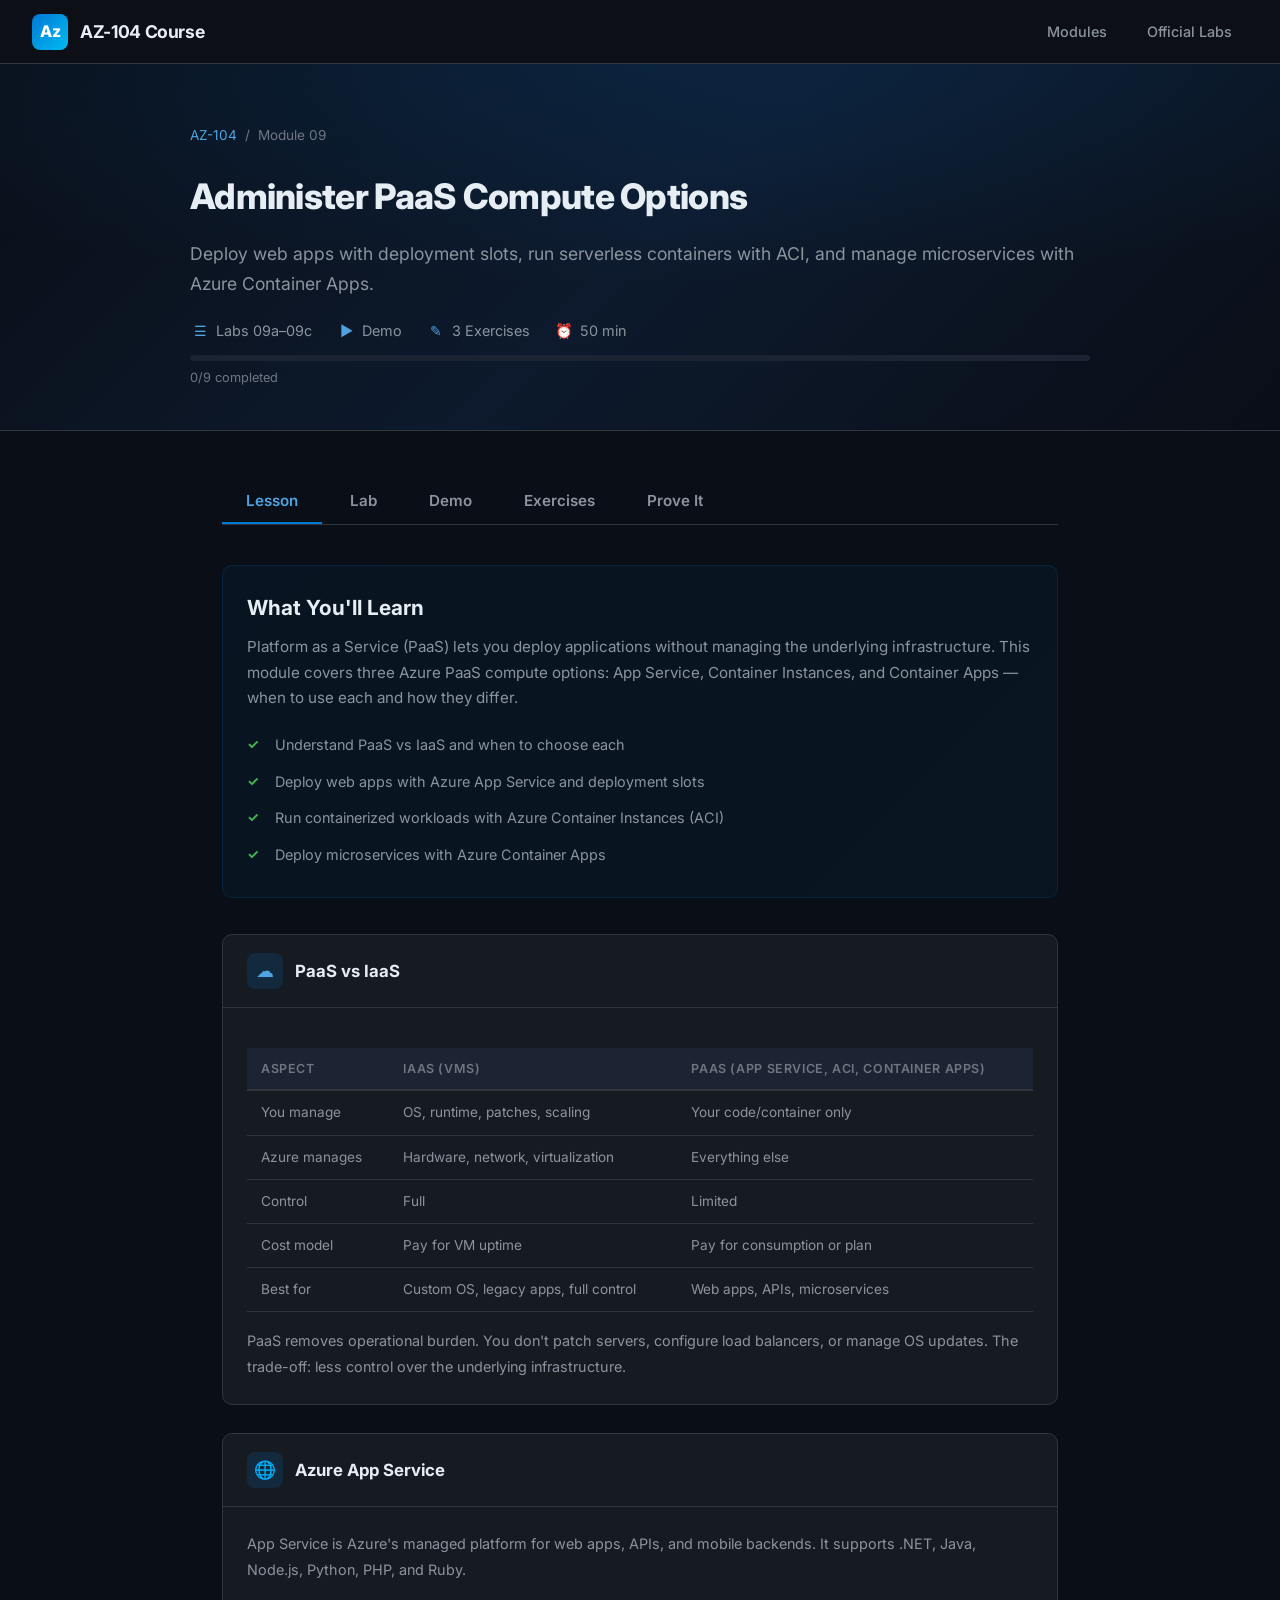
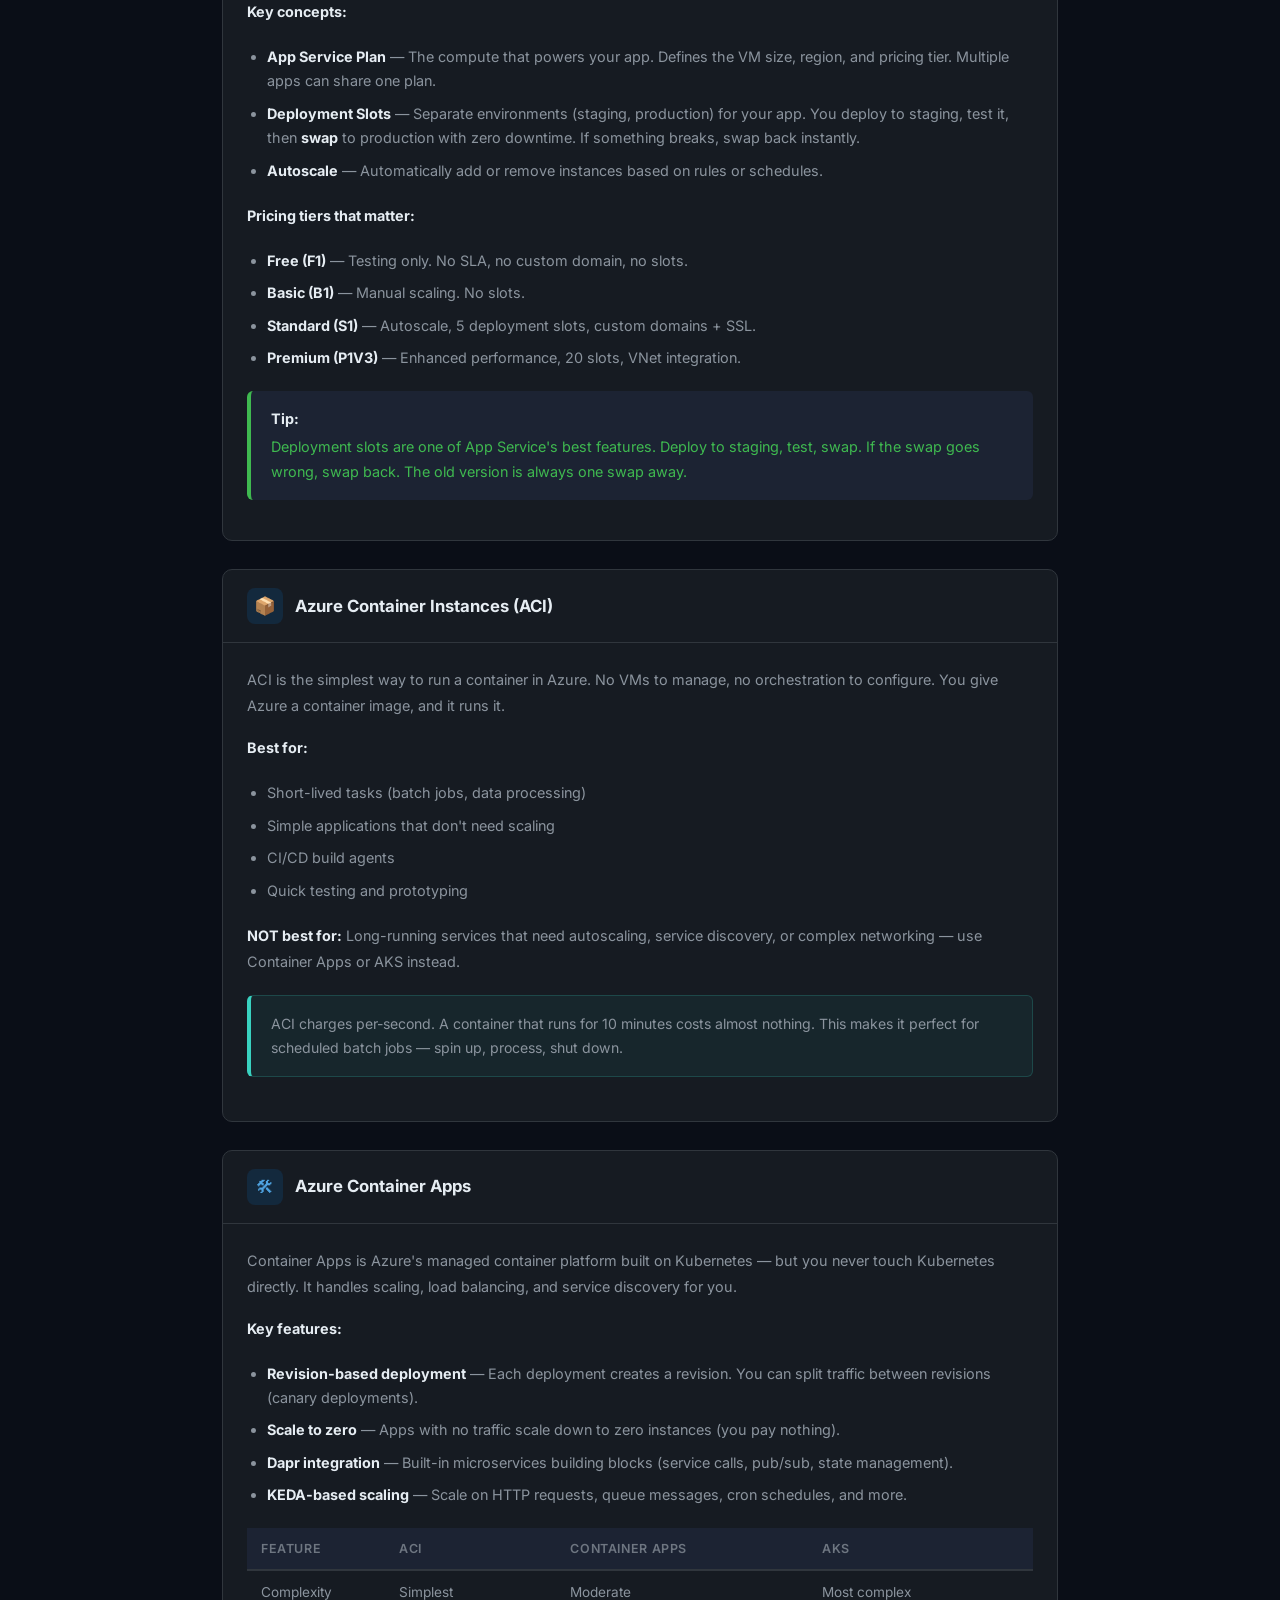
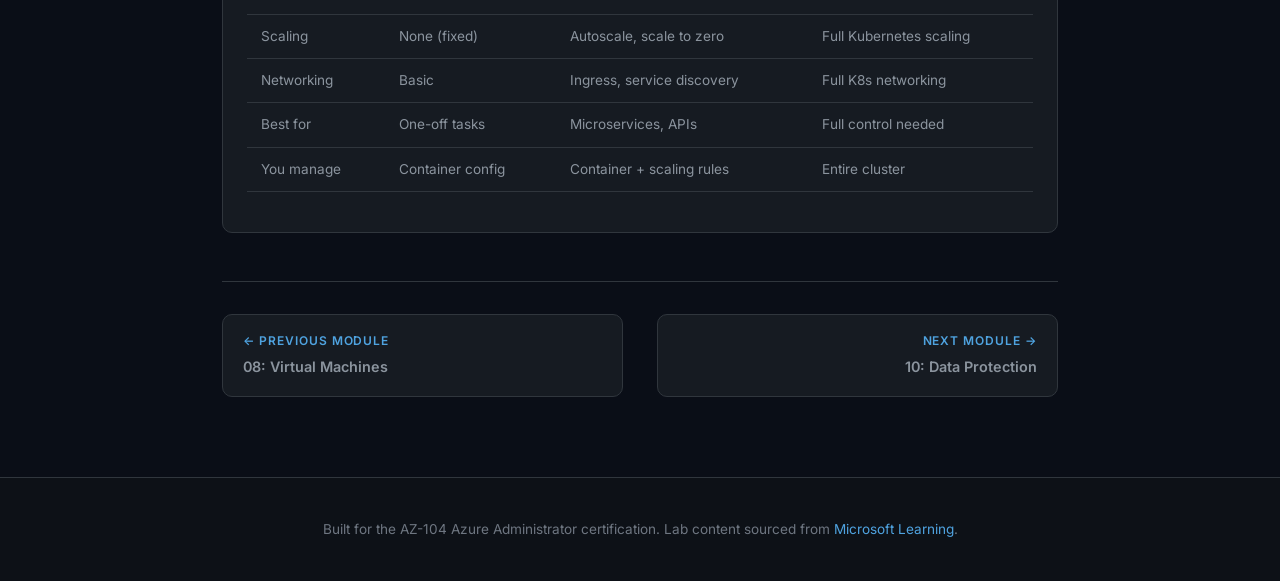
<file: modules/09-paas.html>
<!DOCTYPE html>
<html lang="en">
<head>
  <meta charset="UTF-8">
  <meta name="viewport" content="width=device-width, initial-scale=1.0">
  <title>Module 09: Administer PaaS Compute Options | AZ-104</title>
  <link rel="stylesheet" href="../css/style.css">
  <link rel="icon" href="data:image/svg+xml,<svg xmlns='http://www.w3.org/2000/svg' viewBox='0 0 100 100'><rect rx='20' width='100' height='100' fill='%230078d4'/><text x='50' y='68' font-size='50' text-anchor='middle' fill='white' font-weight='bold'>Az</text></svg>">
</head>
<body data-module="m09">

  <nav class="navbar">
    <a href="../index.html" class="nav-brand">
      <div class="logo">Az</div>
      <span>AZ-104 Course</span>
    </a>
    <ul class="nav-links">
      <li><a href="../index.html#modules">Modules</a></li>
      <li><a href="https://microsoftlearning.github.io/AZ-104-MicrosoftAzureAdministrator/" target="_blank">Official Labs</a></li>
    </ul>
  </nav>

  <div class="module-page">

    <section class="module-hero">
      <div class="module-hero-content">
        <div class="breadcrumb">
          <a href="../index.html">AZ-104</a>
          <span>/</span>
          <span>Module 09</span>
        </div>
        <h1>Administer PaaS Compute Options</h1>
        <p class="module-subtitle">Deploy web apps with deployment slots, run serverless containers with ACI, and manage microservices with Azure Container Apps.</p>
        <div class="meta-bar">
          <div class="meta-item">
            <span class="icon">&#9776;</span>
            <span>Labs 09a&ndash;09c</span>
          </div>
          <div class="meta-item">
            <span class="icon">&#9654;</span>
            <span>Demo</span>
          </div>
          <div class="meta-item">
            <span class="icon">&#9998;</span>
            <span>3 Exercises</span>
          </div>
          <div class="meta-item">
            <span class="icon">&#9200;</span>
            <span>50 min</span>
          </div>
        </div>
        <div class="progress-bar-container">
          <div class="progress-bar" style="width: 0%"></div>
        </div>
        <span class="progress-label" style="font-size:0.8rem; color:var(--text-muted); margin-top:6px; display:inline-block;">0/9 completed</span>
      </div>
    </section>

    <div class="module-content">
      <div class="tab-container">
        <div class="tab-nav">
          <button class="tab-btn active" data-tab="tab-lesson">Lesson</button>
          <button class="tab-btn" data-tab="tab-lab">Lab</button>
          <button class="tab-btn" data-tab="tab-demo">Demo</button>
          <button class="tab-btn" data-tab="tab-exercises">Exercises</button>
          <button class="tab-btn" data-tab="tab-prove">Prove It</button>
        </div>

        <!-- ==================== LESSON TAB ==================== -->
        <div id="tab-lesson" class="tab-content active">

          <div class="lesson-intro">
            <h2>What You'll Learn</h2>
            <p>Platform as a Service (PaaS) lets you deploy applications without managing the underlying infrastructure. This module covers three Azure PaaS compute options: App Service, Container Instances, and Container Apps &mdash; when to use each and how they differ.</p>
            <ul class="lesson-objectives">
              <li>Understand PaaS vs IaaS and when to choose each</li>
              <li>Deploy web apps with Azure App Service and deployment slots</li>
              <li>Run containerized workloads with Azure Container Instances (ACI)</li>
              <li>Deploy microservices with Azure Container Apps</li>
            </ul>
          </div>

          <div class="concept-block">
            <div class="concept-header">
              <span class="concept-icon">&#9729;</span>
              <h3>PaaS vs IaaS</h3>
            </div>
            <div class="concept-body">
              <table class="compare-table">
                <thead>
                  <tr><th>Aspect</th><th>IaaS (VMs)</th><th>PaaS (App Service, ACI, Container Apps)</th></tr>
                </thead>
                <tbody>
                  <tr><td>You manage</td><td>OS, runtime, patches, scaling</td><td>Your code/container only</td></tr>
                  <tr><td>Azure manages</td><td>Hardware, network, virtualization</td><td>Everything else</td></tr>
                  <tr><td>Control</td><td>Full</td><td>Limited</td></tr>
                  <tr><td>Cost model</td><td>Pay for VM uptime</td><td>Pay for consumption or plan</td></tr>
                  <tr><td>Best for</td><td>Custom OS, legacy apps, full control</td><td>Web apps, APIs, microservices</td></tr>
                </tbody>
              </table>
              <p>PaaS removes operational burden. You don't patch servers, configure load balancers, or manage OS updates. The trade-off: less control over the underlying infrastructure.</p>
            </div>
          </div>

          <div class="concept-block">
            <div class="concept-header">
              <span class="concept-icon">&#127760;</span>
              <h3>Azure App Service</h3>
            </div>
            <div class="concept-body">
              <p>App Service is Azure's managed platform for web apps, APIs, and mobile backends. It supports .NET, Java, Node.js, Python, PHP, and Ruby.</p>
              <p><strong>Key concepts:</strong></p>
              <ul>
                <li><strong>App Service Plan</strong> &mdash; The compute that powers your app. Defines the VM size, region, and pricing tier. Multiple apps can share one plan.</li>
                <li><strong>Deployment Slots</strong> &mdash; Separate environments (staging, production) for your app. You deploy to staging, test it, then <strong>swap</strong> to production with zero downtime. If something breaks, swap back instantly.</li>
                <li><strong>Autoscale</strong> &mdash; Automatically add or remove instances based on rules or schedules.</li>
              </ul>
              <p><strong>Pricing tiers that matter:</strong></p>
              <ul>
                <li><strong>Free (F1)</strong> &mdash; Testing only. No SLA, no custom domain, no slots.</li>
                <li><strong>Basic (B1)</strong> &mdash; Manual scaling. No slots.</li>
                <li><strong>Standard (S1)</strong> &mdash; Autoscale, 5 deployment slots, custom domains + SSL.</li>
                <li><strong>Premium (P1V3)</strong> &mdash; Enhanced performance, 20 slots, VNet integration.</li>
              </ul>
              <div class="info-box tip"><strong>Tip:</strong> Deployment slots are one of App Service's best features. Deploy to staging, test, swap. If the swap goes wrong, swap back. The old version is always one swap away.</div>
            </div>
          </div>

          <div class="concept-block">
            <div class="concept-header">
              <span class="concept-icon">&#128230;</span>
              <h3>Azure Container Instances (ACI)</h3>
            </div>
            <div class="concept-body">
              <p>ACI is the simplest way to run a container in Azure. No VMs to manage, no orchestration to configure. You give Azure a container image, and it runs it.</p>
              <p><strong>Best for:</strong></p>
              <ul>
                <li>Short-lived tasks (batch jobs, data processing)</li>
                <li>Simple applications that don't need scaling</li>
                <li>CI/CD build agents</li>
                <li>Quick testing and prototyping</li>
              </ul>
              <p><strong>NOT best for:</strong> Long-running services that need autoscaling, service discovery, or complex networking &mdash; use Container Apps or AKS instead.</p>
              <div class="real-world">ACI charges per-second. A container that runs for 10 minutes costs almost nothing. This makes it perfect for scheduled batch jobs &mdash; spin up, process, shut down.</div>
            </div>
          </div>

          <div class="concept-block">
            <div class="concept-header">
              <span class="concept-icon">&#128736;</span>
              <h3>Azure Container Apps</h3>
            </div>
            <div class="concept-body">
              <p>Container Apps is Azure's managed container platform built on Kubernetes &mdash; but you never touch Kubernetes directly. It handles scaling, load balancing, and service discovery for you.</p>
              <p><strong>Key features:</strong></p>
              <ul>
                <li><strong>Revision-based deployment</strong> &mdash; Each deployment creates a revision. You can split traffic between revisions (canary deployments).</li>
                <li><strong>Scale to zero</strong> &mdash; Apps with no traffic scale down to zero instances (you pay nothing).</li>
                <li><strong>Dapr integration</strong> &mdash; Built-in microservices building blocks (service calls, pub/sub, state management).</li>
                <li><strong>KEDA-based scaling</strong> &mdash; Scale on HTTP requests, queue messages, cron schedules, and more.</li>
              </ul>
              <table class="compare-table">
                <thead>
                  <tr><th>Feature</th><th>ACI</th><th>Container Apps</th><th>AKS</th></tr>
                </thead>
                <tbody>
                  <tr><td>Complexity</td><td>Simplest</td><td>Moderate</td><td>Most complex</td></tr>
                  <tr><td>Scaling</td><td>None (fixed)</td><td>Autoscale, scale to zero</td><td>Full Kubernetes scaling</td></tr>
                  <tr><td>Networking</td><td>Basic</td><td>Ingress, service discovery</td><td>Full K8s networking</td></tr>
                  <tr><td>Best for</td><td>One-off tasks</td><td>Microservices, APIs</td><td>Full control needed</td></tr>
                  <tr><td>You manage</td><td>Container config</td><td>Container + scaling rules</td><td>Entire cluster</td></tr>
                </tbody>
              </table>
            </div>
          </div>

        </div>

        <!-- ==================== LAB TAB ==================== -->
        <div id="tab-lab" class="tab-content">

          <!-- ========== Lab 09a ========== -->
          <h2 style="margin-bottom: 8px;">Lab 09a &mdash; Implement Web Apps</h2>
          <p style="color: var(--text-muted); margin-bottom: 32px;">Estimated time: 20 minutes</p>

          <!-- Task 1 -->
          <div class="task-block">
            <div class="task-header">
              <input type="checkbox" class="completion-check" data-task="t1">
              <span class="task-number">1</span>
              <h3>Create and Configure Azure Web App</h3>
              <span class="task-toggle">&#9660;</span>
            </div>
            <div class="task-body">
              <p>Create an App Service Web App with the PHP runtime on a Linux App Service Plan.</p>

              <ol class="steps">
                <li>Navigate to <strong>App Services</strong> and click <strong>+ Create</strong> &rarr; <strong>Web App</strong>.</li>
                <li>Configure the Web App:
                  <table class="config-table">
                    <tr><th>Setting</th><th>Value</th></tr>
                    <tr><td>Resource Group</td><td>az104-rg9 (create new)</td></tr>
                    <tr><td>Name</td><td>A globally unique name</td></tr>
                    <tr><td>Runtime stack</td><td>PHP 8.2</td></tr>
                    <tr><td>Operating system</td><td>Linux</td></tr>
                    <tr><td>Pricing plan</td><td>Premium V3 P1V3</td></tr>
                  </table>
                </li>
                <li>Click <strong>Review + create</strong>, then <strong>Create</strong>.</li>
                <li>Once deployed, navigate to the Web App and note the <strong>Default domain</strong> URL.</li>
              </ol>

              <div class="info-box note">
                <strong>Note</strong>
                The Premium V3 tier provides enhanced performance, VNet integration, and deployment slots. Web App names must be globally unique as they form part of the URL.
              </div>
            </div>
          </div>

          <!-- Task 2 -->
          <div class="task-block">
            <div class="task-header">
              <input type="checkbox" class="completion-check" data-task="t2">
              <span class="task-number">2</span>
              <h3>Create Deployment Slot</h3>
              <span class="task-toggle">&#9660;</span>
            </div>
            <div class="task-body">
              <p>Add a staging deployment slot to enable safe pre-production testing.</p>

              <ol class="steps">
                <li>Navigate to your Web App &rarr; <strong>Deployment slots</strong> blade.</li>
                <li>Click <strong>+ Add slot</strong>.</li>
                <li>Enter the name <strong>staging</strong>.</li>
                <li>For <strong>Clone settings from</strong>, select <strong>Do not clone settings</strong>.</li>
                <li>Click <strong>Add</strong>.</li>
                <li>Click on the <strong>staging</strong> slot to open it.</li>
                <li>Note the <strong>Default domain</strong> URL &mdash; verify it differs from the production slot URL (it will include <code>-staging</code> in the hostname).</li>
              </ol>

              <div class="info-box tip">
                <strong>Tip</strong>
                Deployment slots are live apps with their own hostnames. Cloning settings copies app settings and connection strings from an existing slot, which is useful when you want staging to mirror production configuration.
              </div>
            </div>
          </div>

          <!-- Task 3 -->
          <div class="task-block">
            <div class="task-header">
              <input type="checkbox" class="completion-check" data-task="t3">
              <span class="task-number">3</span>
              <h3>Configure Deployment Settings</h3>
              <span class="task-toggle">&#9660;</span>
            </div>
            <div class="task-body">
              <p>Deploy a sample PHP application to the staging slot using an external Git repository.</p>

              <ol class="steps">
                <li>In the <strong>staging</strong> slot, navigate to <strong>Deployment Center</strong>.</li>
                <li>Set <strong>Source</strong> to <strong>External Git</strong>.</li>
                <li>Configure the repository:
                  <table class="config-table">
                    <tr><th>Setting</th><th>Value</th></tr>
                    <tr><td>Repository</td><td>https://github.com/Azure-Samples/php-docs-hello-world</td></tr>
                    <tr><td>Branch</td><td>master</td></tr>
                  </table>
                </li>
                <li>Click <strong>Save</strong>.</li>
                <li>Wait for the deployment to complete (check the <strong>Logs</strong> tab).</li>
                <li>Browse to the staging slot URL and verify you see <strong>&ldquo;Hello World!&rdquo;</strong>.</li>
              </ol>

              <div class="info-box note">
                <strong>Note</strong>
                External Git deployment pulls code from a public repository. For private repos, use GitHub Actions, Azure DevOps, or local Git with deployment credentials.
              </div>
            </div>
          </div>

          <!-- Task 4 -->
          <div class="task-block">
            <div class="task-header">
              <input type="checkbox" class="completion-check" data-task="t4">
              <span class="task-number">4</span>
              <h3>Swap Deployment Slots</h3>
              <span class="task-toggle">&#9660;</span>
            </div>
            <div class="task-body">
              <p>Swap the staging and production slots to promote the new code to production.</p>

              <ol class="steps">
                <li>Navigate back to the main Web App (production slot).</li>
                <li>Go to the <strong>Deployment slots</strong> blade.</li>
                <li>Click <strong>Swap</strong>.</li>
                <li>Verify the <strong>Source</strong> is <strong>staging</strong> and <strong>Target</strong> is <strong>production</strong>.</li>
                <li>Click <strong>Start Swap</strong> and wait for completion.</li>
                <li>Browse to the <strong>production</strong> URL and verify it now shows <strong>&ldquo;Hello World!&rdquo;</strong>.</li>
              </ol>

              <div class="info-box tip">
                <strong>Tip</strong>
                Slot swaps are instant with no downtime. If the new version has issues, simply swap again to roll back. The swap operation exchanges the content and configuration between slots.
              </div>
            </div>
          </div>

          <!-- Task 5 -->
          <div class="task-block">
            <div class="task-header">
              <input type="checkbox" class="completion-check" data-task="t5">
              <span class="task-number">5</span>
              <h3>Configure and Test Autoscaling</h3>
              <span class="task-toggle">&#9660;</span>
            </div>
            <div class="task-body">
              <p>Enable automatic scaling and use Azure Load Testing to observe scaling behavior.</p>

              <ol class="steps">
                <li>Navigate to your Web App &rarr; <strong>Scale out (App Service plan)</strong>.</li>
                <li>Select <strong>Automatic</strong> scaling.</li>
                <li>Set <strong>Maximum burst</strong> to <strong>2</strong>.</li>
                <li>Click <strong>Save</strong>.</li>
                <li>Navigate to <strong>Azure Load Testing</strong> (search in the portal) and create a new load test resource.</li>
                <li>Create a quick test targeting your Web App URL.</li>
                <li>Monitor the following metrics during the test:
                  <table class="config-table">
                    <tr><th>Metric</th><th>What to Watch</th></tr>
                    <tr><td>Virtual users</td><td>Number of simulated concurrent users</td></tr>
                    <tr><td>Response time</td><td>Average latency per request</td></tr>
                    <tr><td>Requests/sec</td><td>Throughput under load</td></tr>
                  </table>
                </li>
              </ol>

              <div class="info-box note">
                <strong>Note</strong>
                Automatic scaling in App Service differs from custom autoscale rules. It uses platform-managed scaling decisions based on HTTP traffic patterns rather than metric-based rules you define.
              </div>
            </div>
          </div>

          <!-- ========== Lab 09b ========== -->
          <h2 style="margin-bottom: 8px; margin-top: 48px;">Lab 09b &mdash; Implement Azure Container Instances</h2>
          <p style="color: var(--text-muted); margin-bottom: 32px;">Estimated time: 15 minutes</p>

          <!-- Task 6 -->
          <div class="task-block">
            <div class="task-header">
              <input type="checkbox" class="completion-check" data-task="t6">
              <span class="task-number">6</span>
              <h3>Deploy Azure Container Instance</h3>
              <span class="task-toggle">&#9660;</span>
            </div>
            <div class="task-body">
              <p>Create a serverless container instance running a sample application.</p>

              <ol class="steps">
                <li>Navigate to <strong>Container Instances</strong> and click <strong>+ Create</strong>.</li>
                <li>Configure the container:
                  <table class="config-table">
                    <tr><th>Setting</th><th>Value</th></tr>
                    <tr><td>Resource Group</td><td>az104-rg9</td></tr>
                    <tr><td>Container name</td><td>az104-c1</td></tr>
                    <tr><td>Region</td><td>East US</td></tr>
                    <tr><td>Image source</td><td>Other registry</td></tr>
                    <tr><td>Image</td><td>mcr.microsoft.com/azuredocs/aci-helloworld:latest</td></tr>
                    <tr><td>OS type</td><td>Linux</td></tr>
                  </table>
                </li>
                <li>On the <strong>Networking</strong> tab, set a <strong>DNS name label</strong> (must be unique in the region).</li>
                <li>Click <strong>Review + create</strong>, then <strong>Create</strong>.</li>
              </ol>

              <div class="info-box note">
                <strong>Note</strong>
                Azure Container Instances (ACI) provides the fastest and simplest way to run a container in Azure. There is no VM to manage and no orchestrator to learn &mdash; just provide the image and go.
              </div>
            </div>
          </div>

          <!-- Task 7 -->
          <div class="task-block">
            <div class="task-header">
              <input type="checkbox" class="completion-check" data-task="t7">
              <span class="task-number">7</span>
              <h3>Test and Verify Container Instance</h3>
              <span class="task-toggle">&#9660;</span>
            </div>
            <div class="task-body">
              <p>Confirm the container is running and accessible via its FQDN.</p>

              <ol class="steps">
                <li>Navigate to the <strong>az104-c1</strong> container instance.</li>
                <li>Confirm the <strong>Status</strong> shows <strong>Running</strong>.</li>
                <li>Copy the <strong>FQDN</strong> (Fully Qualified Domain Name) from the overview blade.</li>
                <li>Open the FQDN in a browser and verify you see <strong>&ldquo;Welcome to Azure Container Instances!&rdquo;</strong>.</li>
                <li>Navigate to the <strong>Containers</strong> blade &rarr; <strong>Logs</strong> tab.</li>
                <li>Review the container logs to see incoming HTTP request entries.</li>
              </ol>

              <div class="info-box tip">
                <strong>Tip</strong>
                The FQDN format is <code>&lt;dns-label&gt;.&lt;region&gt;.azurecontainer.io</code>. You can also use the <strong>Connect</strong> tab to open an interactive shell session directly into the running container.
              </div>
            </div>
          </div>

          <!-- ========== Lab 09c ========== -->
          <h2 style="margin-bottom: 8px; margin-top: 48px;">Lab 09c &mdash; Implement Azure Container Apps</h2>
          <p style="color: var(--text-muted); margin-bottom: 32px;">Estimated time: 15 minutes</p>

          <!-- Task 8 -->
          <div class="task-block">
            <div class="task-header">
              <input type="checkbox" class="completion-check" data-task="t8">
              <span class="task-number">8</span>
              <h3>Create Container App</h3>
              <span class="task-toggle">&#9660;</span>
            </div>
            <div class="task-body">
              <p>Deploy an Azure Container App using the built-in quickstart image.</p>

              <ol class="steps">
                <li>Navigate to <strong>Container Apps</strong> and click <strong>+ Create</strong>.</li>
                <li>Configure the Container App:
                  <table class="config-table">
                    <tr><th>Setting</th><th>Value</th></tr>
                    <tr><td>Resource Group</td><td>az104-rg9</td></tr>
                    <tr><td>Container app name</td><td>my-app</td></tr>
                    <tr><td>Region</td><td>East US</td></tr>
                    <tr><td>Container Apps Environment</td><td>my-environment (create new)</td></tr>
                  </table>
                </li>
                <li>On the <strong>Container</strong> tab, select <strong>Use quickstart image</strong>.</li>
                <li>Choose the <strong>Simple hello world container</strong> image.</li>
                <li>Click <strong>Review + create</strong>, then <strong>Create</strong>.</li>
              </ol>

              <div class="info-box note">
                <strong>Note</strong>
                Container Apps Environments are the secure boundary around groups of container apps. Apps in the same environment share the same virtual network and log analytics workspace.
              </div>
            </div>
          </div>

          <!-- Task 9 -->
          <div class="task-block">
            <div class="task-header">
              <input type="checkbox" class="completion-check" data-task="t9">
              <span class="task-number">9</span>
              <h3>Test and Verify Container App</h3>
              <span class="task-toggle">&#9660;</span>
            </div>
            <div class="task-body">
              <p>Verify the Container App is running and accessible via its application URL.</p>

              <ol class="steps">
                <li>Navigate to the <strong>my-app</strong> Container App.</li>
                <li>Locate the <strong>Application Url</strong> on the overview blade.</li>
                <li>Click the URL or open it in a new browser tab.</li>
                <li>Verify you see the message: <strong>&ldquo;Your Azure Container Apps app is live&rdquo;</strong>.</li>
              </ol>

              <div class="info-box tip">
                <strong>Tip</strong>
                Container Apps automatically provisions an HTTPS endpoint with a valid TLS certificate. You can also configure custom domains and scale-to-zero to reduce costs when there is no traffic.
              </div>
            </div>
          </div>

          <!-- Key Takeaways -->
          <div class="takeaways">
            <h3>Key Takeaways</h3>
            <ul>
              <li>App Services enable rapid web app deployment with built-in CI/CD, scaling, and SSL.</li>
              <li>Deployment slots allow staging and testing before swapping to production with zero downtime.</li>
              <li>Azure Container Instances (ACI) provide serverless containers ideal for short-lived or burst workloads.</li>
              <li>Azure Container Apps provide managed Kubernetes-style orchestration without cluster management overhead.</li>
              <li>Autoscaling is available at both the App Service and Container Apps level to handle variable traffic.</li>
            </ul>
          </div>

        </div>

        <!-- ==================== DEMO TAB ==================== -->
        <div id="tab-demo" class="tab-content">

          <h2 style="margin-bottom: 32px;">Demonstrations</h2>

          <div class="task-block">
            <div class="task-header">
              <span class="task-number">1</span>
              <h3>App Service Plans: Pricing Tiers and Scaling</h3>
              <span class="task-toggle">&#9660;</span>
            </div>
            <div class="task-body">
              <p>Explore App Service Plan options and demonstrate scaling capabilities:</p>
              <ol class="steps">
                <li>Navigate to <strong>App Service plans</strong> and click <strong>+ Create</strong>.</li>
                <li>Show the difference between <strong>Windows</strong> and <strong>Linux</strong> operating systems.</li>
                <li>Walk through pricing tiers: Free (F1), Basic (B1), Standard (S1), Premium (P1V3).</li>
                <li>Highlight key differences: deployment slots (Standard+), autoscale (Standard+), VNet integration (Premium).</li>
                <li>Demonstrate <strong>Scale up</strong>: changing the pricing tier to get more CPU/RAM.</li>
                <li>Demonstrate <strong>Scale out</strong>: increasing the instance count (manual or automatic).</li>
              </ol>
              <div class="info-box tip">
                <strong>Tip</strong>
                Scale up changes the hardware (more powerful machine). Scale out adds more instances behind the load balancer. Use scale out for high availability and scale up for resource-intensive workloads.
              </div>
            </div>
          </div>

          <div class="task-block">
            <div class="task-header">
              <span class="task-number">2</span>
              <h3>Web App Creation and Deployment Slots</h3>
              <span class="task-toggle">&#9660;</span>
            </div>
            <div class="task-body">
              <p>Create a Web App with .NET runtime and demonstrate deployment slot workflows:</p>
              <ol class="steps">
                <li>Create a new Web App with <strong>.NET 8</strong> runtime on a <strong>Standard S1</strong> plan.</li>
                <li>Show the default domain and browse to the placeholder page.</li>
                <li>Navigate to <strong>Deployment slots</strong> and add a <strong>staging</strong> slot.</li>
                <li>Demonstrate deploying different code to staging vs production.</li>
                <li>Show the <strong>Traffic %</strong> setting for canary deployments (e.g., 10% to staging).</li>
                <li>Perform a <strong>Swap</strong> and show how the URLs exchange content instantly.</li>
              </ol>
              <div class="info-box note">
                <strong>Note</strong>
                Deployment slots are available at Standard tier and above. Each slot is essentially a separate app instance with its own hostname, settings, and deployed code.
              </div>
            </div>
          </div>

          <div class="task-block">
            <div class="task-header">
              <span class="task-number">3</span>
              <h3>Container Instances: Quickstart and Verification</h3>
              <span class="task-toggle">&#9660;</span>
            </div>
            <div class="task-body">
              <p>Demonstrate the simplicity of deploying containers with ACI:</p>
              <ol class="steps">
                <li>Navigate to <strong>Container Instances</strong> and click <strong>+ Create</strong>.</li>
                <li>Use a quickstart image such as <code>mcr.microsoft.com/azuredocs/aci-helloworld:latest</code>.</li>
                <li>Set a <strong>DNS name label</strong> and show the resulting FQDN format.</li>
                <li>Deploy and browse to the FQDN to verify the container is running.</li>
                <li>Show the <strong>Containers</strong> blade: logs, events, and the Connect (shell) option.</li>
                <li>Discuss pricing: billed per second of CPU and memory consumed.</li>
              </ol>
            </div>
          </div>

          <div class="task-block">
            <div class="task-header">
              <span class="task-number">4</span>
              <h3>Container Apps: Environments and Application URLs</h3>
              <span class="task-toggle">&#9660;</span>
            </div>
            <div class="task-body">
              <p>Demonstrate Container Apps as a managed platform for microservices:</p>
              <ol class="steps">
                <li>Navigate to <strong>Container Apps</strong> and click <strong>+ Create</strong>.</li>
                <li>Create a new <strong>Container Apps Environment</strong> and explain its role as a shared boundary.</li>
                <li>Deploy a quickstart container app and show the auto-generated <strong>Application URL</strong>.</li>
                <li>Browse to the URL and verify the app is running with HTTPS.</li>
                <li>Show the <strong>Scale and replicas</strong> blade &mdash; demonstrate min/max replica settings and scale-to-zero capability.</li>
                <li>Compare Container Apps to ACI: long-running services, built-in ingress, revision management, and Dapr integration.</li>
              </ol>
              <div class="info-box tip">
                <strong>Tip</strong>
                Container Apps supports scale-to-zero, meaning you pay nothing when there are no active requests. This makes it cost-effective for intermittent workloads compared to always-on App Service plans.
              </div>
            </div>
          </div>

        </div>

        <!-- ==================== EXERCISES TAB ==================== -->
        <div id="tab-exercises" class="tab-content">

          <h2 style="margin-bottom: 32px;">Exercises</h2>

          <!-- Exercise 1 -->
          <div class="exercise-card">
            <span class="difficulty easy">Easy</span>
            <h4>Exercise 1: App Service Plan Comparison</h4>
            <ol>
              <li>Navigate to <strong>App Service plans</strong> and explore the available pricing tiers.</li>
              <li>Compare <strong>Free (F1)</strong>, <strong>Basic (B1)</strong>, <strong>Standard (S1)</strong>, and <strong>Premium (P1V3)</strong>.</li>
              <li>For each tier, document: included features, scaling options, SLA guarantee, and price per hour.</li>
              <li>At what tier do deployment slots become available?</li>
            </ol>
            <div class="hint">
              <strong>Show Hint</strong>
              <div class="hint-text">Deployment slots require <strong>Standard</strong> tier or higher. Free and Basic tiers do not support deployment slots. Standard provides up to 5 slots, Premium provides up to 20 slots.</div>
            </div>
          </div>

          <!-- Exercise 2 -->
          <div class="exercise-card">
            <span class="difficulty medium">Medium</span>
            <h4>Exercise 2: Container Deployment Comparison</h4>
            <ol>
              <li>Deploy the same hello-world container image as both an <strong>ACI instance</strong> and a <strong>Container App</strong>.</li>
              <li>Compare: deployment time, configuration options, and networking setup.</li>
              <li>Access both via their URLs and verify they work correctly.</li>
              <li>Document: When would you use ACI vs Container Apps vs AKS?</li>
            </ol>
            <div class="hint">
              <strong>Show Hint</strong>
              <div class="hint-text"><strong>ACI</strong> = simple, short-lived tasks and burst workloads. <strong>Container Apps</strong> = microservices and long-running apps without managing Kubernetes. <strong>AKS</strong> = full Kubernetes control for complex, multi-service workloads requiring custom orchestration.</div>
            </div>
          </div>

          <!-- Exercise 3 -->
          <div class="exercise-card">
            <span class="difficulty hard">Hard</span>
            <h4>Exercise 3: Blue-Green Deployment</h4>
            <p>Implement a blue-green deployment strategy using App Service deployment slots.</p>
            <ol>
              <li>Create a Web App with a <strong>production</strong> slot running version 1 of your app.</li>
              <li>Create a <strong>staging</strong> slot and deploy version 2 of your app.</li>
              <li>Test version 2 by browsing to the staging URL.</li>
              <li>Configure <strong>traffic routing</strong>: send 10% of production traffic to the staging slot.</li>
              <li>Monitor both slots, then perform a full <strong>swap</strong> when confident.</li>
              <li>Explain: How does this differ from a canary deployment?</li>
            </ol>
            <div class="hint">
              <strong>Show Hint</strong>
              <div class="hint-text"><strong>Blue-green</strong> swaps 100% of traffic at once between two identical environments. <strong>Canary</strong> gradually increases the traffic percentage to the new version (e.g., 10% &rarr; 25% &rarr; 50% &rarr; 100%). App Service supports both via the <strong>Traffic %</strong> setting on the Deployment slots blade.</div>
            </div>
          </div>

        </div>

        <!-- ==================== PROVE IT TAB ==================== -->
        <div id="tab-prove" class="tab-content">
          <div class="prove-intro">
            <h2>Prove You Know It</h2>
            <p>Not memorization — understanding. Can you apply what you learned to real situations?</p>
            <div class="score-display">Scenarios: <span class="quiz-score">No questions answered yet</span></div>
          </div>

          <div class="assess-section">
            <div class="assess-section-title"><span class="assess-icon scenario">?</span> Quick Scenarios</div>

            <div class="quiz-card" data-qid="q1" data-answer="B">
              <div class="quiz-scenario">
                <span class="scenario-label">Scenario</span>
                <p>You deployed a new version of your web app to the staging slot and it's working perfectly. You swap to production. Five minutes later, users report errors. What's the fastest way to recover?</p>
              </div>
              <div class="quiz-options">
                <div class="quiz-option" data-value="A"><span class="option-letter">A</span><span>Redeploy the old version from Git</span></div>
                <div class="quiz-option" data-value="B"><span class="option-letter">B</span><span>Swap the slots again &mdash; the old version is still in the staging slot</span></div>
                <div class="quiz-option" data-value="C"><span class="option-letter">C</span><span>Delete the production slot and recreate it</span></div>
              </div>
              <div class="quiz-explanation">
                <div class="explanation-box why-right"><strong>Why this is correct</strong>Slot swaps are reversible. After swapping, the old production code is now in the staging slot. Simply swap again to roll back instantly. This is the whole point of deployment slots &mdash; zero-downtime deployments with instant rollback.</div>
                <div class="explanation-box why-wrong"><strong>Common mistakes</strong>Redeploying from Git takes minutes; re-swapping takes seconds. Deleting a production slot is destructive and unnecessary when you can simply swap back.</div>
              </div>
            </div>

            <div class="quiz-card" data-qid="q2" data-answer="C">
              <div class="quiz-scenario">
                <span class="scenario-label">Scenario</span>
                <p>You need to run a batch processing job that takes 10 minutes, runs once daily, and processes files from Blob Storage. Which compute option is most cost-effective?</p>
              </div>
              <div class="quiz-options">
                <div class="quiz-option" data-value="A"><span class="option-letter">A</span><span>An App Service Web App on a Basic plan running 24/7</span></div>
                <div class="quiz-option" data-value="B"><span class="option-letter">B</span><span>A Virtual Machine Scale Set with autoscale</span></div>
                <div class="quiz-option" data-value="C"><span class="option-letter">C</span><span>Azure Container Instances triggered by a Logic App or timer</span></div>
              </div>
              <div class="quiz-explanation">
                <div class="explanation-box why-right"><strong>Why this is correct</strong>ACI charges only while the container runs &mdash; 10 minutes per day. ACI is purpose-built for short-lived, event-driven workloads.</div>
                <div class="explanation-box why-wrong"><strong>Common mistakes</strong>App Service charges 24/7 even when idle. VMSS is massive overkill for a single batch job.</div>
              </div>
            </div>

            <div class="quiz-card" data-qid="q3" data-answer="A">
              <div class="quiz-scenario">
                <span class="scenario-label">Scenario</span>
                <p>Your Container App is running but you need to deploy a new version without downtime. What feature supports this?</p>
              </div>
              <div class="quiz-options">
                <div class="quiz-option" data-value="A"><span class="option-letter">A</span><span>Container Apps supports revision-based deployments with traffic splitting</span></div>
                <div class="quiz-option" data-value="B"><span class="option-letter">B</span><span>You must stop the app, update the image, and restart</span></div>
                <div class="quiz-option" data-value="C"><span class="option-letter">C</span><span>Container Apps doesn't support zero-downtime deployments</span></div>
              </div>
              <div class="quiz-explanation">
                <div class="explanation-box why-right"><strong>Why this is correct</strong>Container Apps creates a new revision for each deployment. You can split traffic (e.g., 90/10) between the old and new revisions, validate, then shift 100% to the new revision. This is similar to App Service deployment slots but built into the container platform.</div>
                <div class="explanation-box why-wrong"><strong>Common mistakes</strong>Container Apps absolutely supports zero-downtime deployments. Stopping the app to update is unnecessary and causes downtime.</div>
              </div>
            </div>
          </div>

          <div class="assess-section">
            <div class="assess-section-title"><span class="assess-icon troubleshoot">!</span> Troubleshooting Spot</div>

            <div class="trouble-card">
              <span class="trouble-label">Troubleshoot</span>
              <p class="trouble-situation">You deployed a web app from an External Git repo (GitHub). The deployment shows "Success" in the Deployment Center, but browsing to the URL still shows the default Azure placeholder page.</p>
              <p class="trouble-question">What's wrong?</p>
              <div class="progressive-hints">
                <div class="prog-hint"><div class="prog-hint-label"><span class="arrow">&#9654;</span> Hint 1</div><div class="prog-hint-content">Check if the deployment actually pulled the latest code. Click on the deployment entry to see the commit hash and logs.</div></div>
                <div class="prog-hint"><div class="prog-hint-label"><span class="arrow">&#9654;</span> Hint 2</div><div class="prog-hint-content">The deployment might have succeeded but the app isn't configured for the correct startup. Check the runtime stack &mdash; is it set to match your app (e.g., PHP, Node, Python)?</div></div>
                <div class="prog-hint"><div class="prog-hint-label"><span class="arrow">&#9654;</span> Answer</div><div class="prog-hint-content answer">Most common cause: the repository branch is wrong. Check that the branch name matches exactly (e.g., "main" vs "master"). Also verify the app's startup command is correct for your runtime. For PHP apps, ensure the document root points to the correct folder. Check Application Logs under "Diagnose and solve problems" for specific errors.</div></div>
              </div>
            </div>
          </div>

          <div class="assess-section">
            <div class="assess-section-title"><span class="assess-icon architect">&#9670;</span> Architect's Corner</div>

            <div class="architect-card" data-aid="a1" data-best="B">
              <span class="architect-label">Design Decision</span>
              <p class="architect-situation">Your team is migrating 3 microservices to Azure. Service A is a REST API, Service B processes background queues, Service C is a simple static website. Each has different scaling needs. What do you use?</p>
              <div class="architect-options">
                <div class="arch-option" data-value="A"><div class="arch-option-title">Option A: Deploy all three as App Service Web Apps in one App Service Plan</div><div class="arch-option-desc">Shared plan, simple management, all scale together</div></div>
                <div class="arch-option" data-value="B"><div class="arch-option-title">Option B: Service A and B on Container Apps (separate scaling), Service C on Static Web Apps</div><div class="arch-option-desc">Per-service scaling, right tool for each workload</div></div>
                <div class="arch-option" data-value="C"><div class="arch-option-title">Option C: Deploy all three on AKS (Kubernetes)</div><div class="arch-option-desc">Full control, complex to manage</div></div>
              </div>
              <div class="architect-reveal"><strong>Why this is the best choice</strong>Container Apps gives Service A and B independent scaling without Kubernetes complexity &mdash; A scales on HTTP requests, B scales on queue length. Static Web Apps is free/cheap and purpose-built for Service C with built-in CDN. Option A forces all services to scale together (wasteful) and a static site doesn't need a full app runtime. Option C is powerful but overkill unless you have a dedicated platform team to manage Kubernetes.</div>
            </div>
          </div>

          <button class="reset-quiz-btn">&#8635; Reset All Answers</button>
        </div>

      </div><!-- /tab-container -->

      <nav class="module-nav">
        <a href="08-vms.html" class="prev">
          <span class="nav-direction">&larr; Previous Module</span>
          <span class="nav-title">08: Virtual Machines</span>
        </a>
        <a href="10-data-protection.html" class="next">
          <span class="nav-direction">Next Module &rarr;</span>
          <span class="nav-title">10: Data Protection</span>
        </a>
      </nav>

    </div><!-- /module-content -->

  </div><!-- /module-page -->

  <footer class="site-footer">
    <p>Built for the AZ-104 Azure Administrator certification. Lab content sourced from <a href="https://microsoftlearning.github.io/AZ-104-MicrosoftAzureAdministrator/" target="_blank">Microsoft Learning</a>.</p>
  </footer>

  <script src="../js/app.js"></script>
</body>
</html>
</file>
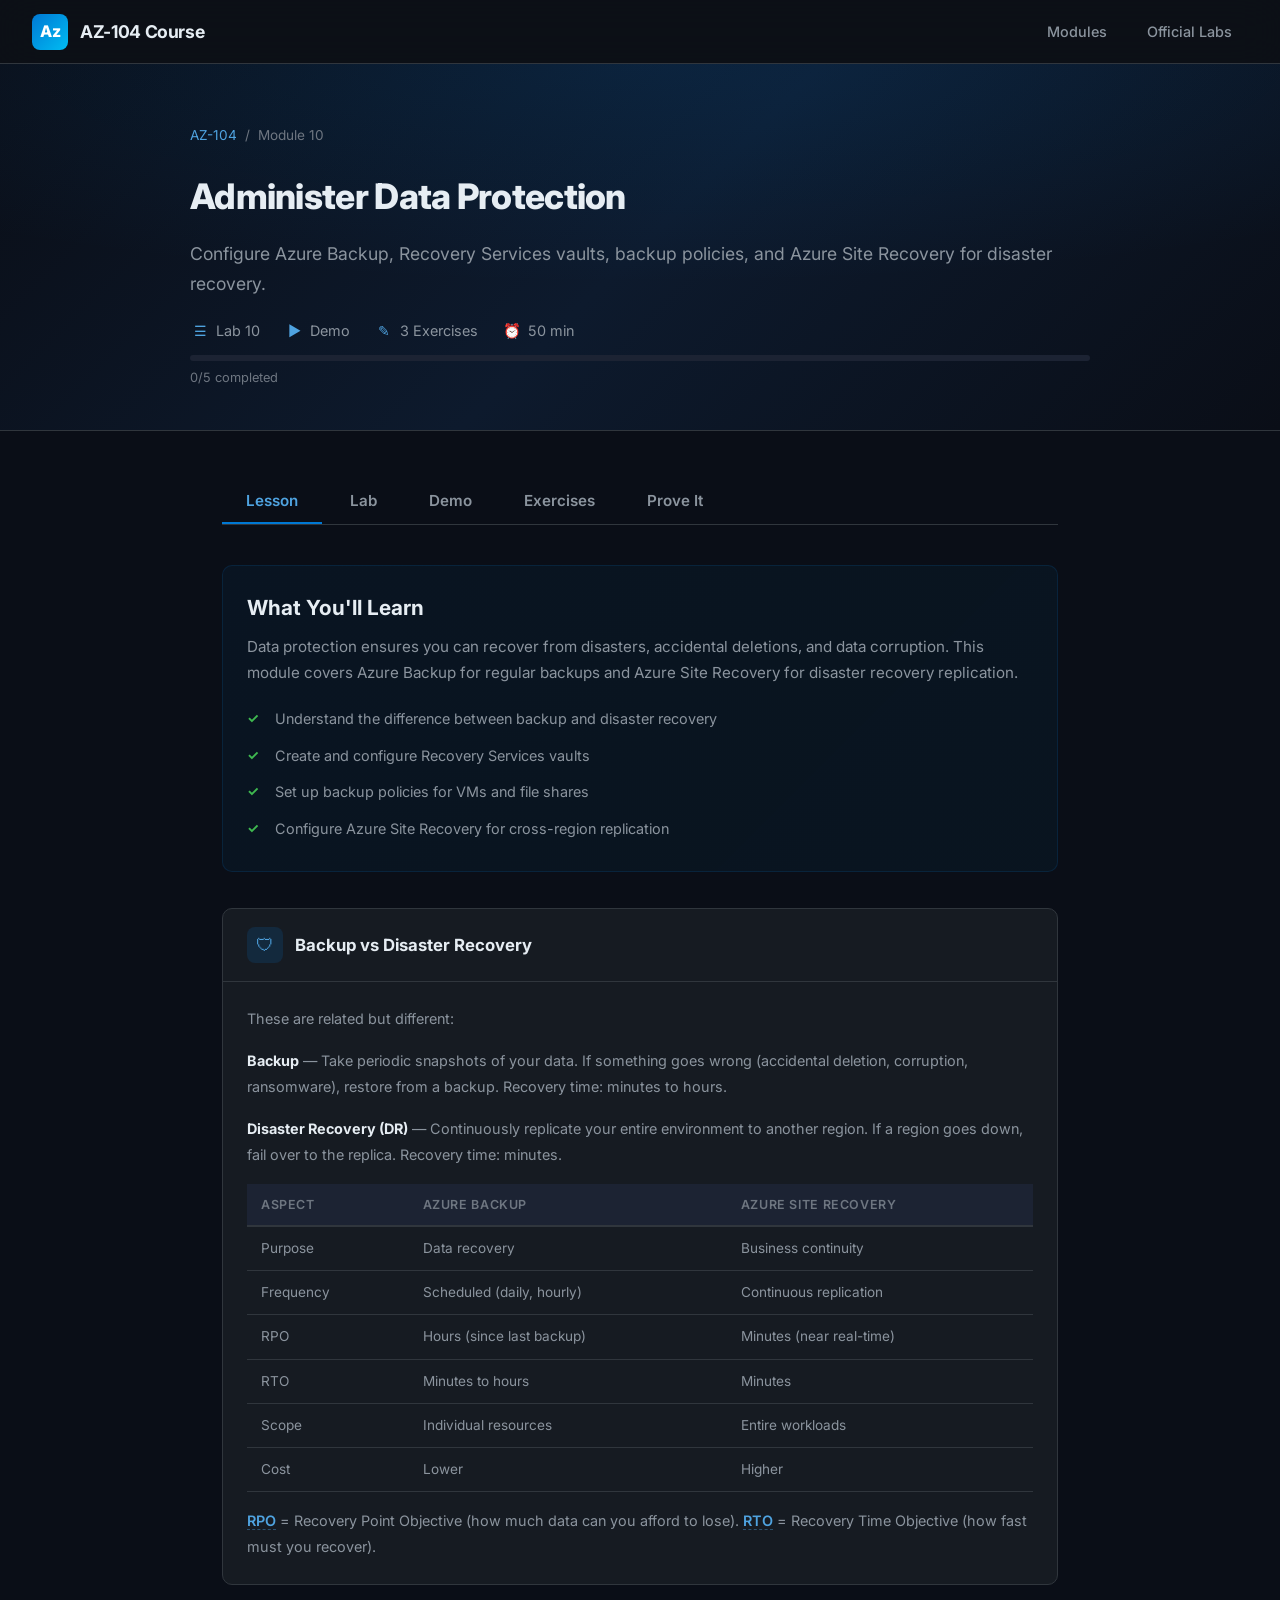
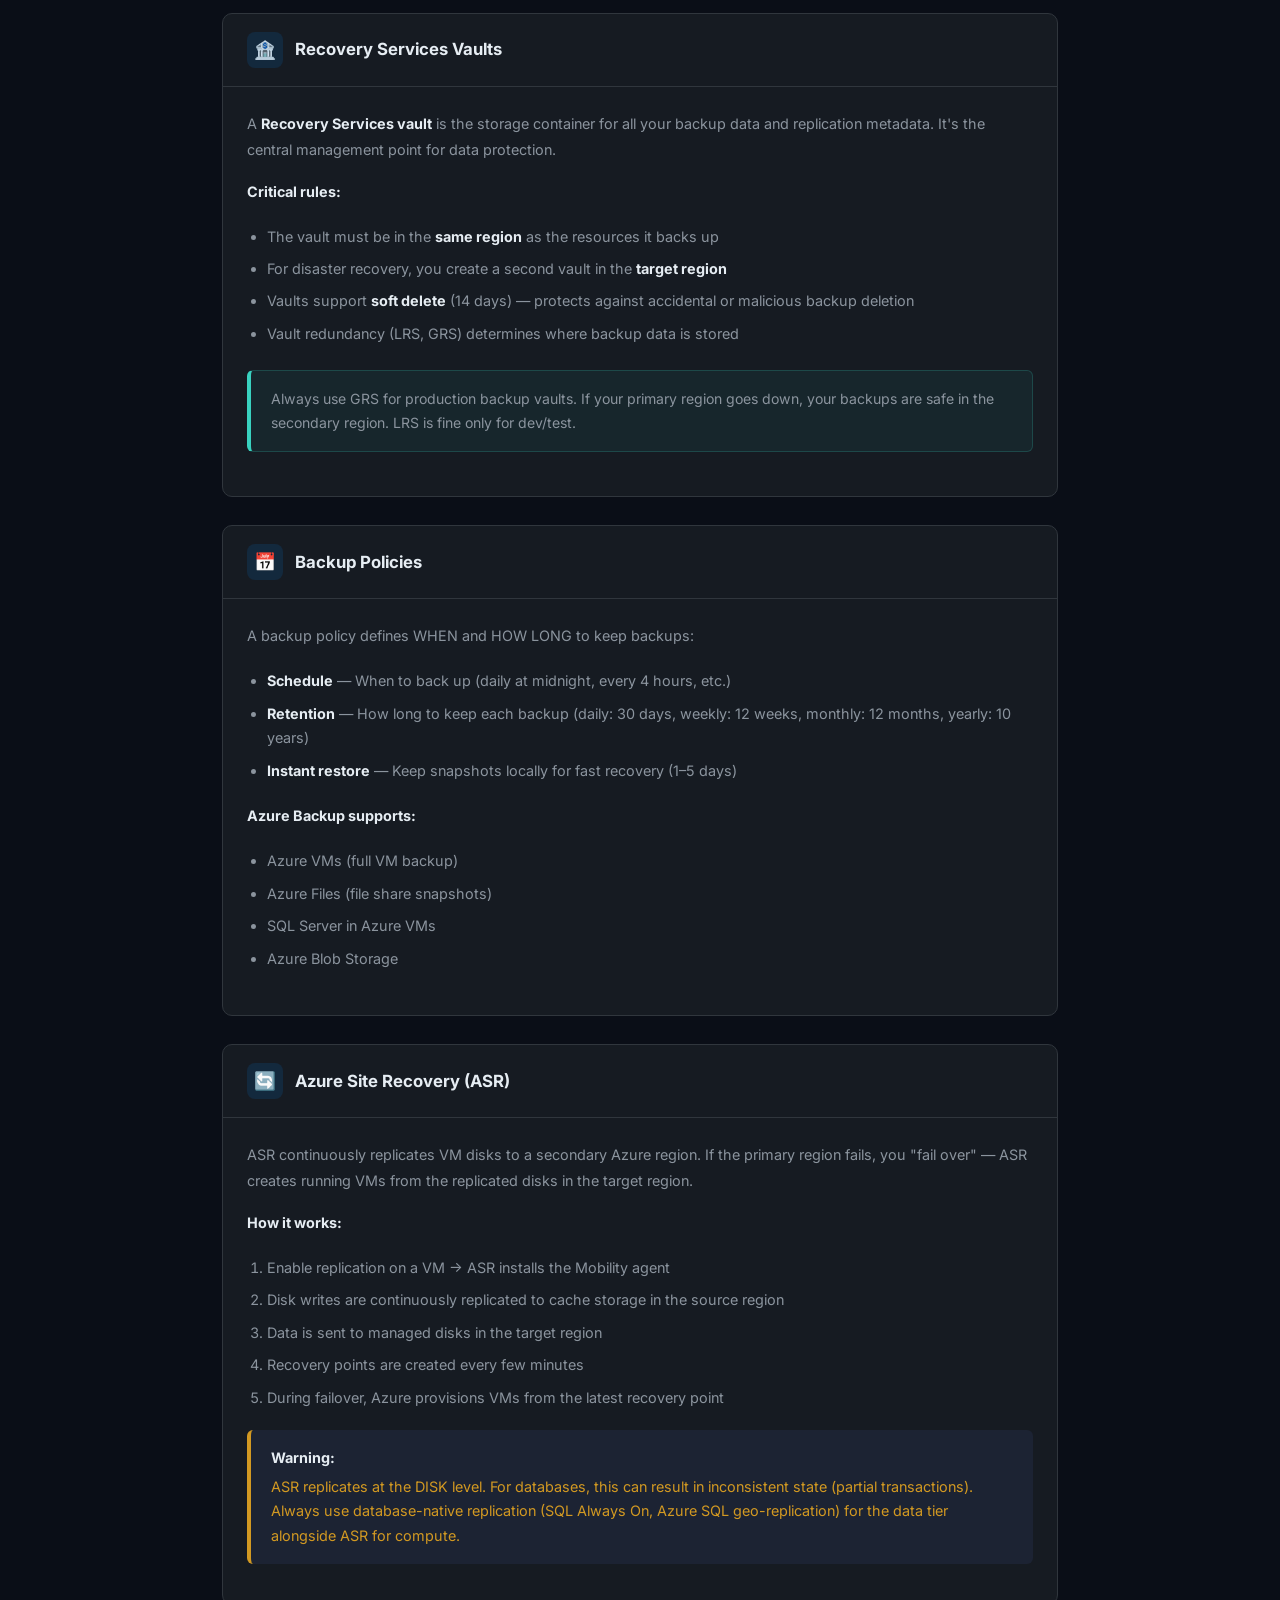
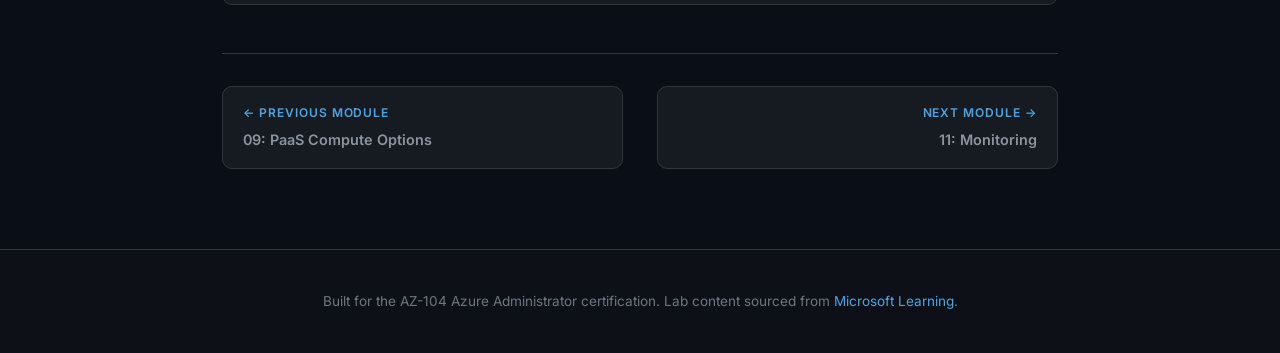
<file: modules/10-data-protection.html>
<!DOCTYPE html>
<html lang="en">
<head>
  <meta charset="UTF-8">
  <meta name="viewport" content="width=device-width, initial-scale=1.0">
  <title>Module 10: Administer Data Protection | AZ-104</title>
  <link rel="stylesheet" href="../css/style.css">
  <link rel="icon" href="data:image/svg+xml,<svg xmlns='http://www.w3.org/2000/svg' viewBox='0 0 100 100'><rect rx='20' width='100' height='100' fill='%230078d4'/><text x='50' y='68' font-size='50' text-anchor='middle' fill='white' font-weight='bold'>Az</text></svg>">
</head>
<body data-module="m10">

  <nav class="navbar">
    <a href="../index.html" class="nav-brand">
      <div class="logo">Az</div>
      <span>AZ-104 Course</span>
    </a>
    <ul class="nav-links">
      <li><a href="../index.html#modules">Modules</a></li>
      <li><a href="https://microsoftlearning.github.io/AZ-104-MicrosoftAzureAdministrator/" target="_blank">Official Labs</a></li>
    </ul>
  </nav>

  <div class="module-page">

    <section class="module-hero">
      <div class="module-hero-content">
        <div class="breadcrumb">
          <a href="../index.html">AZ-104</a>
          <span>/</span>
          <span>Module 10</span>
        </div>
        <h1>Administer Data Protection</h1>
        <p class="module-subtitle">Configure Azure Backup, Recovery Services vaults, backup policies, and Azure Site Recovery for disaster recovery.</p>
        <div class="meta-bar">
          <div class="meta-item">
            <span class="icon">&#9776;</span>
            <span>Lab 10</span>
          </div>
          <div class="meta-item">
            <span class="icon">&#9654;</span>
            <span>Demo</span>
          </div>
          <div class="meta-item">
            <span class="icon">&#9998;</span>
            <span>3 Exercises</span>
          </div>
          <div class="meta-item">
            <span class="icon">&#9200;</span>
            <span>50 min</span>
          </div>
        </div>
        <div class="progress-bar-container">
          <div class="progress-bar" style="width: 0%"></div>
        </div>
        <span class="progress-label" style="font-size:0.8rem; color:var(--text-muted); margin-top:6px; display:inline-block;">0/5 completed</span>
      </div>
    </section>

    <div class="module-content">
      <div class="tab-container">
        <div class="tab-nav">
          <button class="tab-btn active" data-tab="tab-lesson">Lesson</button>
          <button class="tab-btn" data-tab="tab-lab">Lab</button>
          <button class="tab-btn" data-tab="tab-demo">Demo</button>
          <button class="tab-btn" data-tab="tab-exercises">Exercises</button>
          <button class="tab-btn" data-tab="tab-prove">Prove It</button>
        </div>

        <!-- ==================== LESSON TAB ==================== -->
        <div id="tab-lesson" class="tab-content active">

          <div class="lesson-intro">
            <h2>What You'll Learn</h2>
            <p>Data protection ensures you can recover from disasters, accidental deletions, and data corruption. This module covers Azure Backup for regular backups and Azure Site Recovery for disaster recovery replication.</p>
            <ul class="lesson-objectives">
              <li>Understand the difference between backup and disaster recovery</li>
              <li>Create and configure Recovery Services vaults</li>
              <li>Set up backup policies for VMs and file shares</li>
              <li>Configure Azure Site Recovery for cross-region replication</li>
            </ul>
          </div>

          <div class="concept-block">
            <div class="concept-header">
              <span class="concept-icon">&#128737;</span>
              <h3>Backup vs Disaster Recovery</h3>
            </div>
            <div class="concept-body">
              <p>These are related but different:</p>
              <p><strong>Backup</strong> &mdash; Take periodic snapshots of your data. If something goes wrong (accidental deletion, corruption, ransomware), restore from a backup. Recovery time: minutes to hours.</p>
              <p><strong>Disaster Recovery (DR)</strong> &mdash; Continuously replicate your entire environment to another region. If a region goes down, fail over to the replica. Recovery time: minutes.</p>
              <table class="compare-table">
                <thead>
                  <tr><th>Aspect</th><th>Azure Backup</th><th>Azure Site Recovery</th></tr>
                </thead>
                <tbody>
                  <tr><td>Purpose</td><td>Data recovery</td><td>Business continuity</td></tr>
                  <tr><td>Frequency</td><td>Scheduled (daily, hourly)</td><td>Continuous replication</td></tr>
                  <tr><td>RPO</td><td>Hours (since last backup)</td><td>Minutes (near real-time)</td></tr>
                  <tr><td>RTO</td><td>Minutes to hours</td><td>Minutes</td></tr>
                  <tr><td>Scope</td><td>Individual resources</td><td>Entire workloads</td></tr>
                  <tr><td>Cost</td><td>Lower</td><td>Higher</td></tr>
                </tbody>
              </table>
              <p><span class="key-term">RPO</span> = Recovery Point Objective (how much data can you afford to lose). <span class="key-term">RTO</span> = Recovery Time Objective (how fast must you recover).</p>
            </div>
          </div>

          <div class="concept-block">
            <div class="concept-header">
              <span class="concept-icon">&#127974;</span>
              <h3>Recovery Services Vaults</h3>
            </div>
            <div class="concept-body">
              <p>A <strong>Recovery Services vault</strong> is the storage container for all your backup data and replication metadata. It's the central management point for data protection.</p>
              <p><strong>Critical rules:</strong></p>
              <ul>
                <li>The vault must be in the <strong>same region</strong> as the resources it backs up</li>
                <li>For disaster recovery, you create a second vault in the <strong>target region</strong></li>
                <li>Vaults support <strong>soft delete</strong> (14 days) &mdash; protects against accidental or malicious backup deletion</li>
                <li>Vault redundancy (LRS, GRS) determines where backup data is stored</li>
              </ul>
              <div class="real-world">Always use GRS for production backup vaults. If your primary region goes down, your backups are safe in the secondary region. LRS is fine only for dev/test.</div>
            </div>
          </div>

          <div class="concept-block">
            <div class="concept-header">
              <span class="concept-icon">&#128197;</span>
              <h3>Backup Policies</h3>
            </div>
            <div class="concept-body">
              <p>A backup policy defines WHEN and HOW LONG to keep backups:</p>
              <ul>
                <li><strong>Schedule</strong> &mdash; When to back up (daily at midnight, every 4 hours, etc.)</li>
                <li><strong>Retention</strong> &mdash; How long to keep each backup (daily: 30 days, weekly: 12 weeks, monthly: 12 months, yearly: 10 years)</li>
                <li><strong>Instant restore</strong> &mdash; Keep snapshots locally for fast recovery (1&ndash;5 days)</li>
              </ul>
              <p><strong>Azure Backup supports:</strong></p>
              <ul>
                <li>Azure VMs (full VM backup)</li>
                <li>Azure Files (file share snapshots)</li>
                <li>SQL Server in Azure VMs</li>
                <li>Azure Blob Storage</li>
              </ul>
            </div>
          </div>

          <div class="concept-block">
            <div class="concept-header">
              <span class="concept-icon">&#128260;</span>
              <h3>Azure Site Recovery (ASR)</h3>
            </div>
            <div class="concept-body">
              <p>ASR continuously replicates VM disks to a secondary Azure region. If the primary region fails, you "fail over" &mdash; ASR creates running VMs from the replicated disks in the target region.</p>
              <p><strong>How it works:</strong></p>
              <ol>
                <li>Enable replication on a VM &rarr; ASR installs the Mobility agent</li>
                <li>Disk writes are continuously replicated to cache storage in the source region</li>
                <li>Data is sent to managed disks in the target region</li>
                <li>Recovery points are created every few minutes</li>
                <li>During failover, Azure provisions VMs from the latest recovery point</li>
              </ol>
              <div class="info-box warning"><strong>Warning:</strong> ASR replicates at the DISK level. For databases, this can result in inconsistent state (partial transactions). Always use database-native replication (SQL Always On, Azure SQL geo-replication) for the data tier alongside ASR for compute.</div>
            </div>
          </div>

        </div>

        <!-- ==================== LAB TAB ==================== -->
        <div id="tab-lab" class="tab-content">

          <h2 style="margin-bottom: 8px;">Lab 10 &mdash; Implement Data Protection</h2>
          <p style="color: var(--text-muted); margin-bottom: 32px;">Estimated time: 50 minutes</p>

          <!-- Task 1 -->
          <div class="task-block">
            <div class="task-header">
              <input type="checkbox" class="completion-check" data-task="t1">
              <span class="task-number">1</span>
              <h3>Provision Infrastructure via Template</h3>
              <span class="task-toggle">&#9660;</span>
            </div>
            <div class="task-body">
              <p>Deploy the lab infrastructure using an ARM template to create the virtual machines needed for backup and replication exercises.</p>

              <ol class="steps">
                <li>Navigate to <strong>Deploy a custom template</strong> in the Azure Portal.</li>
                <li>Select <strong>Build your own template in the editor</strong> and load the template file:
                  <div class="code-block">
                    <span class="lang-tag">Template</span>
                    az104-10-vms-edge-template.json
                  </div>
                </li>
                <li>Configure the deployment parameters:
                  <table class="config-table">
                    <tr><th>Setting</th><th>Value</th></tr>
                    <tr><td>Resource Group</td><td>az104-rg-region1 (create new)</td></tr>
                    <tr><td>Region</td><td>East US</td></tr>
                    <tr><td>Username</td><td>localadmin</td></tr>
                  </table>
                </li>
                <li>Click <strong>Review + create</strong>, then <strong>Create</strong>.</li>
                <li>Wait for the deployment to complete before proceeding.</li>
              </ol>

              <div class="info-box note">
                <strong>Note</strong>
                ARM templates allow repeatable infrastructure deployments. This template provisions the VMs, networking, and storage needed for the backup and disaster recovery tasks.
              </div>
            </div>
          </div>

          <!-- Task 2 -->
          <div class="task-block">
            <div class="task-header">
              <input type="checkbox" class="completion-check" data-task="t2">
              <span class="task-number">2</span>
              <h3>Create Recovery Services Vault</h3>
              <span class="task-toggle">&#9660;</span>
            </div>
            <div class="task-body">
              <p>Create a Recovery Services vault to store backup data and manage backup policies.</p>

              <ol class="steps">
                <li>Search for and select <strong>Recovery Services vaults</strong>, then click <strong>+ Create</strong>.</li>
                <li>Configure the vault:
                  <table class="config-table">
                    <tr><th>Setting</th><th>Value</th></tr>
                    <tr><td>Resource Group</td><td>az104-rg-region1</td></tr>
                    <tr><td>Vault name</td><td>az104-rsv-region1</td></tr>
                    <tr><td>Region</td><td>East US</td></tr>
                  </table>
                </li>
                <li>Click <strong>Review + create</strong>, then <strong>Create</strong>.</li>
                <li>Once deployed, navigate to the vault and open the <strong>Properties</strong> blade.</li>
                <li>Under <strong>Backup Configuration</strong>, review the storage replication type (default: <strong>Geo-redundant</strong>).</li>
                <li>Under <strong>Security Settings</strong>, verify the soft delete retention period is set to <strong>14 days</strong>.</li>
              </ol>

              <div class="info-box tip">
                <strong>Tip</strong>
                Geo-redundant storage replicates backup data to a paired Azure region, providing protection against regional outages. For cost savings in non-critical environments, you can switch to Locally-redundant storage &mdash; but only before the first backup is configured.
              </div>
            </div>
          </div>

          <!-- Task 3 -->
          <div class="task-block">
            <div class="task-header">
              <input type="checkbox" class="completion-check" data-task="t3">
              <span class="task-number">3</span>
              <h3>Configure VM-Level Backup</h3>
              <span class="task-toggle">&#9660;</span>
            </div>
            <div class="task-body">
              <p>Configure a backup policy and enable backup for a virtual machine.</p>

              <ol class="steps">
                <li>In the <strong>az104-rsv-region1</strong> vault, click <strong>+ Backup</strong>.</li>
                <li>Set the backup goal:
                  <table class="config-table">
                    <tr><th>Setting</th><th>Value</th></tr>
                    <tr><td>Where is your workload running?</td><td>Azure</td></tr>
                    <tr><td>What do you want to back up?</td><td>Virtual machine</td></tr>
                  </table>
                </li>
                <li>Click <strong>Backup</strong> to proceed to the policy configuration.</li>
                <li>Create a new backup policy:
                  <table class="config-table">
                    <tr><th>Setting</th><th>Value</th></tr>
                    <tr><td>Policy name</td><td>az104-backup</td></tr>
                    <tr><td>Frequency</td><td>Daily</td></tr>
                    <tr><td>Time</td><td>12:00 AM</td></tr>
                    <tr><td>Instant restore snapshot retention</td><td>2 days</td></tr>
                  </table>
                </li>
                <li>Under <strong>Virtual Machines</strong>, click <strong>Add</strong> and select <strong>az104-10-vm0</strong>.</li>
                <li>Click <strong>Enable Backup</strong>.</li>
                <li>Return to the vault &rarr; <strong>Backup items</strong> &rarr; <strong>Azure Virtual Machine</strong>.</li>
                <li>Select <strong>az104-10-vm0</strong> and click <strong>Backup now</strong> to trigger an on-demand backup.</li>
              </ol>

              <div class="info-box note">
                <strong>Note</strong>
                Instant restore snapshots are stored locally for fast recovery. The snapshot is later transferred to the vault storage. Keeping 2 days of snapshots balances fast restore capability with storage cost.
              </div>
            </div>
          </div>

          <!-- Task 4 -->
          <div class="task-block">
            <div class="task-header">
              <input type="checkbox" class="completion-check" data-task="t4">
              <span class="task-number">4</span>
              <h3>Monitor Azure Backup</h3>
              <span class="task-toggle">&#9660;</span>
            </div>
            <div class="task-body">
              <p>Configure diagnostic settings to monitor backup operations and review job status.</p>

              <ol class="steps">
                <li>Create a storage account for diagnostics:
                  <table class="config-table">
                    <tr><th>Setting</th><th>Value</th></tr>
                    <tr><td>Resource Group</td><td>az104-rg-region1</td></tr>
                    <tr><td>Name</td><td>(unique storage account name)</td></tr>
                    <tr><td>Region</td><td>East US</td></tr>
                  </table>
                </li>
                <li>Navigate to the <strong>az104-rsv-region1</strong> vault &rarr; <strong>Diagnostic settings</strong>.</li>
                <li>Click <strong>+ Add diagnostic setting</strong> and configure:
                  <table class="config-table">
                    <tr><th>Setting</th><th>Value</th></tr>
                    <tr><td>Diagnostic setting name</td><td>az104-backup-diagnostics</td></tr>
                    <tr><td>Categories</td><td>Backup reporting data, Backup job data, Backup alert data, Site recovery events</td></tr>
                    <tr><td>Destination</td><td>Archive to a storage account</td></tr>
                    <tr><td>Storage account</td><td>(select the account created above)</td></tr>
                  </table>
                </li>
                <li>Click <strong>Save</strong>.</li>
                <li>Return to the vault and navigate to <strong>Backup Jobs</strong> to review the status of the on-demand backup triggered earlier.</li>
              </ol>

              <div class="info-box tip">
                <strong>Tip</strong>
                For production environments, consider sending diagnostic data to a Log Analytics workspace instead of a storage account. This enables rich querying with Kusto (KQL) and integration with Azure Monitor workbooks for backup reporting.
              </div>
            </div>
          </div>

          <!-- Task 5 -->
          <div class="task-block">
            <div class="task-header">
              <input type="checkbox" class="completion-check" data-task="t5">
              <span class="task-number">5</span>
              <h3>Enable VM Replication</h3>
              <span class="task-toggle">&#9660;</span>
            </div>
            <div class="task-body">
              <p>Configure Azure Site Recovery to replicate a VM to a secondary region for disaster recovery.</p>

              <ol class="steps">
                <li>Create a second Recovery Services vault in a different region:
                  <table class="config-table">
                    <tr><th>Setting</th><th>Value</th></tr>
                    <tr><td>Resource Group</td><td>az104-rg-region2 (create new)</td></tr>
                    <tr><td>Vault name</td><td>az104-rsv-region2</td></tr>
                    <tr><td>Region</td><td>West US</td></tr>
                  </table>
                </li>
                <li>Navigate to <strong>az104-10-vm0</strong> in the portal.</li>
                <li>Under <strong>Operations</strong>, select <strong>Disaster recovery</strong>.</li>
                <li>Configure the replication settings:
                  <table class="config-table">
                    <tr><th>Setting</th><th>Value</th></tr>
                    <tr><td>Target region</td><td>West US</td></tr>
                  </table>
                </li>
                <li>Click <strong>Review + Start replication</strong>, then <strong>Start replication</strong>.</li>
                <li>Wait 10&ndash;15 minutes for the initial replication to complete.</li>
                <li>Return to the VM's <strong>Disaster recovery</strong> blade and verify the replication health shows <strong>Healthy</strong>.</li>
              </ol>

              <div class="info-box note">
                <strong>Note</strong>
                Azure Site Recovery continuously replicates VM data to the target region. During a regional outage, you can fail over to the secondary region with minimal data loss. The target vault (<strong>az104-rsv-region2</strong>) must be in the same region as the failover destination.
              </div>
            </div>
          </div>

          <!-- Key Takeaways -->
          <div class="takeaways">
            <h3>Key Takeaways</h3>
            <ul>
              <li>Azure Backup provides simple, secure backup and recovery for Azure workloads.</li>
              <li>Backup policies control the frequency of backups and retention of recovery points.</li>
              <li>Azure Site Recovery replicates workloads to a secondary region for disaster recovery.</li>
              <li>Recovery Services vaults centralize backup storage and management.</li>
              <li>Soft delete protects against accidental deletion of backup data for 14 days.</li>
            </ul>
          </div>

        </div>

        <!-- ==================== DEMO TAB ==================== -->
        <div id="tab-demo" class="tab-content">

          <h2 style="margin-bottom: 32px;">Demonstrations</h2>

          <div class="task-block">
            <div class="task-header">
              <span class="task-number">1</span>
              <h3>Recovery Services Vault Creation</h3>
              <span class="task-toggle">&#9660;</span>
            </div>
            <div class="task-body">
              <p>Walk through creating a Recovery Services vault and reviewing its configuration:</p>
              <ol class="steps">
                <li>Navigate to <strong>Recovery Services vaults</strong> and create a new vault.</li>
                <li>Explain the <strong>region requirement</strong>: the vault must be in the same region as the resources being backed up.</li>
                <li>Review <strong>Properties</strong> &rarr; <strong>Backup Configuration</strong>: Geo-redundant vs Locally-redundant storage.</li>
                <li>Review <strong>Properties</strong> &rarr; <strong>Security Settings</strong>: soft delete, multi-user authorization.</li>
                <li>Explain when to change storage replication type (before first backup only).</li>
              </ol>
              <div class="info-box note">
                <strong>Note</strong>
                For disaster recovery (Site Recovery), the vault must be in the <em>target</em> region, not the source region. For backup, the vault must be in the <em>same</em> region as the protected resource.
              </div>
            </div>
          </div>

          <div class="task-block">
            <div class="task-header">
              <span class="task-number">2</span>
              <h3>Azure Files Backup Configuration</h3>
              <span class="task-toggle">&#9660;</span>
            </div>
            <div class="task-body">
              <p>Demonstrate backing up Azure file shares using a Recovery Services vault:</p>
              <ol class="steps">
                <li>In a Recovery Services vault, click <strong>+ Backup</strong>.</li>
                <li>Set workload to <strong>Azure</strong> and select <strong>Azure File Share</strong>.</li>
                <li>Select the storage account containing the file share.</li>
                <li>Choose the file share(s) to protect.</li>
                <li>Review the default backup policy: daily schedule, 30-day retention.</li>
                <li>Demonstrate creating a custom policy with different retention settings.</li>
              </ol>
              <div class="info-box tip">
                <strong>Tip</strong>
                Azure Files backup uses share snapshots. Restores can target the original location or an alternate file share. Individual file-level restore is also supported.
              </div>
            </div>
          </div>

          <div class="task-block">
            <div class="task-header">
              <span class="task-number">3</span>
              <h3>VM Backup: Policy, On-Demand Backup, and Monitoring</h3>
              <span class="task-toggle">&#9660;</span>
            </div>
            <div class="task-body">
              <p>Demonstrate the full VM backup workflow in the Azure Portal:</p>
              <ol class="steps">
                <li>Open a Recovery Services vault and navigate to <strong>Backup policies</strong>.</li>
                <li>Review the <strong>DefaultPolicy</strong>: daily at 12 AM, 30-day retention.</li>
                <li>Navigate to <strong>Backup items</strong> &rarr; <strong>Azure Virtual Machine</strong> and select a backed-up VM.</li>
                <li>Trigger an <strong>on-demand backup</strong> (Backup now) and set the retention date.</li>
                <li>Navigate to <strong>Backup Jobs</strong> to monitor the job progress.</li>
                <li>Show the different job phases: snapshot, transfer data to vault.</li>
              </ol>
            </div>
          </div>

          <div class="task-block">
            <div class="task-header">
              <span class="task-number">4</span>
              <h3>Restore Procedures</h3>
              <span class="task-toggle">&#9660;</span>
            </div>
            <div class="task-body">
              <p>Walk through the VM restore options without executing a restore:</p>
              <ol class="steps">
                <li>Navigate to a backed-up VM in the Recovery Services vault.</li>
                <li>Click <strong>Restore VM</strong> and review the available recovery points.</li>
                <li>Explain the restore options:
                  <ul>
                    <li><strong>Create new VM</strong>: Deploy a new VM from the recovery point.</li>
                    <li><strong>Replace existing</strong>: Swap the current VM's disks with the backed-up versions.</li>
                    <li><strong>Restore disks</strong>: Restore disks to a storage account for manual attachment.</li>
                  </ul>
                </li>
                <li>Demonstrate <strong>File Recovery</strong>: mount a recovery point as a drive to recover individual files.</li>
              </ol>
              <div class="info-box note">
                <strong>Note</strong>
                "Replace existing" requires the original VM to still exist. If the VM has been deleted, use "Create new" instead.
              </div>
            </div>
          </div>

        </div>

        <!-- ==================== EXERCISES TAB ==================== -->
        <div id="tab-exercises" class="tab-content">

          <h2 style="margin-bottom: 32px;">Exercises</h2>

          <!-- Exercise 1 -->
          <div class="exercise-card">
            <span class="difficulty easy">Easy</span>
            <h4>Exercise 1: Backup Policy Review</h4>
            <ol>
              <li>Navigate to a Recovery Services vault.</li>
              <li>Open <strong>Backup policies</strong> and review the default policy.</li>
              <li>Document the following: schedule frequency, retention for daily, weekly, monthly, and yearly backups.</li>
              <li>What is the maximum retention period for daily backups?</li>
            </ol>
            <div class="hint">
              <strong>Show Hint</strong>
              <div class="hint-text">The default policy schedules daily backups at a specific time with 30-day retention. The maximum retention period for daily backups is 9999 days (approximately 27 years). Weekly, monthly, and yearly retention points can be configured separately for long-term compliance needs.</div>
            </div>
          </div>

          <!-- Exercise 2 -->
          <div class="exercise-card">
            <span class="difficulty medium">Medium</span>
            <h4>Exercise 2: Backup and Restore Simulation</h4>
            <ol>
              <li>Create a Recovery Services vault and configure backup for a virtual machine.</li>
              <li>Trigger an on-demand backup and wait for it to complete.</li>
              <li>Navigate to the backup item and select <strong>Restore VM</strong>.</li>
              <li>Review the two restore options: <strong>Create new VM</strong> vs <strong>Replace existing</strong>.</li>
              <li>Document the steps required for each option but <strong>DO NOT execute the restore</strong> (to save time and cost).</li>
            </ol>
            <div class="hint">
              <strong>Show Hint</strong>
              <div class="hint-text">"Replace existing" requires the original VM to still exist &mdash; it swaps the VM's disks with the backed-up versions. "Create new" deploys a fresh VM from the backup recovery point. For production scenarios, "Restore disks" gives you the most control by restoring disks to a storage account for manual attachment.</div>
            </div>
          </div>

          <!-- Exercise 3 -->
          <div class="exercise-card">
            <span class="difficulty hard">Hard</span>
            <h4>Exercise 3: Disaster Recovery Architecture</h4>
            <p>Design a DR strategy for a 3-tier application (web tier, application tier, database tier).</p>
            <ol>
              <li>Identify the primary region (<strong>East US</strong>) and secondary region (<strong>West US</strong>).</li>
              <li>Configure Site Recovery replication for the web and application tier VMs.</li>
              <li>For the database tier, explain why Site Recovery alone is not sufficient.</li>
              <li>Document RPO (Recovery Point Objective) and RTO (Recovery Time Objective) targets for each tier.</li>
              <li>Create a failover runbook: What steps happen during failover? In what order?</li>
              <li>Explain the difference between <strong>planned failover</strong> and <strong>unplanned failover</strong>.</li>
            </ol>
            <div class="hint">
              <strong>Show Hint</strong>
              <div class="hint-text">Databases need their own replication mechanism (e.g., SQL Always On Availability Groups, Cosmos DB multi-region writes) because Site Recovery handles compute replication, not data-layer consistency. Planned failover ensures zero data loss by synchronizing all pending changes before switching over. Unplanned failover may result in data loss up to the last recovery point (RPO). A typical runbook order: (1) fail over database, (2) fail over app tier, (3) fail over web tier, (4) update DNS/Traffic Manager.</div>
            </div>
          </div>

        </div>

        <!-- ==================== PROVE IT TAB ==================== -->
        <div id="tab-prove" class="tab-content">
          <div class="prove-intro">
            <h2>Prove You Know It</h2>
            <p>Not memorization — understanding. Can you apply what you learned to real situations?</p>
            <div class="score-display">Scenarios: <span class="quiz-score">No questions answered yet</span></div>
          </div>

          <div class="assess-section">
            <div class="assess-section-title"><span class="assess-icon scenario">?</span> Quick Scenarios</div>

            <div class="quiz-card" data-qid="q1" data-answer="B">
              <div class="quiz-scenario">
                <span class="scenario-label">Scenario</span>
                <p>Your Recovery Services vault is in East US. Can you back up a VM in West US to this vault?</p>
              </div>
              <div class="quiz-options">
                <div class="quiz-option" data-value="A"><span class="option-letter">A</span><span>Yes &mdash; vaults can back up VMs in any region</span></div>
                <div class="quiz-option" data-value="B"><span class="option-letter">B</span><span>No &mdash; the vault must be in the same region as the VM</span></div>
                <div class="quiz-option" data-value="C"><span class="option-letter">C</span><span>Yes &mdash; but only with GRS redundancy enabled</span></div>
              </div>
              <div class="quiz-explanation">
                <div class="explanation-box why-right"><strong>Why this is correct</strong>Recovery Services vaults can only back up resources in the SAME region. To protect VMs in West US, you need a vault in West US. This is a hard requirement regardless of the vault's redundancy setting.</div>
                <div class="explanation-box why-wrong"><strong>Common mistakes</strong>GRS replicates backup data to a paired region for redundancy, but it does not allow cross-region backup configuration. The vault and backed-up resource must always be co-located.</div>
              </div>
            </div>

            <div class="quiz-card" data-qid="q2" data-answer="C">
              <div class="quiz-scenario">
                <span class="scenario-label">Scenario</span>
                <p>You accidentally deleted a backup item from your Recovery Services vault. The data is gone immediately, right?</p>
              </div>
              <div class="quiz-options">
                <div class="quiz-option" data-value="A"><span class="option-letter">A</span><span>Yes &mdash; deletion is permanent and immediate</span></div>
                <div class="quiz-option" data-value="B"><span class="option-letter">B</span><span>No &mdash; it moves to a recycle bin for 7 days</span></div>
                <div class="quiz-option" data-value="C"><span class="option-letter">C</span><span>No &mdash; soft delete retains backup data for 14 additional days</span></div>
              </div>
              <div class="quiz-explanation">
                <div class="explanation-box why-right"><strong>Why this is correct</strong>Soft delete (enabled by default) keeps deleted backup data for 14 extra days. During this period, you can undelete the item and restore from it. This protects against accidental or malicious deletion. After 14 days, the data is permanently removed.</div>
                <div class="explanation-box why-wrong"><strong>Common mistakes</strong>There is no 7-day recycle bin. The retention period is specifically 14 days, and soft delete is enabled by default on all new vaults.</div>
              </div>
            </div>

            <div class="quiz-card" data-qid="q3" data-answer="A">
              <div class="quiz-scenario">
                <span class="scenario-label">Scenario</span>
                <p>Your company requires that production VMs can failover to another region within 15 minutes if the primary region goes down. What do you configure?</p>
              </div>
              <div class="quiz-options">
                <div class="quiz-option" data-value="A"><span class="option-letter">A</span><span>Azure Site Recovery with continuous replication to a secondary region</span></div>
                <div class="quiz-option" data-value="B"><span class="option-letter">B</span><span>Azure Backup with hourly backup frequency</span></div>
                <div class="quiz-option" data-value="C"><span class="option-letter">C</span><span>VM snapshots taken every 15 minutes</span></div>
              </div>
              <div class="quiz-explanation">
                <div class="explanation-box why-right"><strong>Why this is correct</strong>Site Recovery continuously replicates VM disks to a secondary region. Failover takes minutes and creates running VMs in the target region.</div>
                <div class="explanation-box why-wrong"><strong>Common mistakes</strong>Backup restores take much longer (must provision VMs and restore disks). Snapshots are point-in-time copies in the same region &mdash; they don't help if the region is down.</div>
              </div>
            </div>
          </div>

          <div class="assess-section">
            <div class="assess-section-title"><span class="assess-icon troubleshoot">!</span> Troubleshooting Spot</div>

            <div class="trouble-card">
              <span class="trouble-label">Troubleshoot</span>
              <p class="trouble-situation">You're trying to delete a Recovery Services vault but get an error: "Vault cannot be deleted as there are existing resources within the vault."</p>
              <p class="trouble-question">What's wrong?</p>
              <div class="progressive-hints">
                <div class="prog-hint"><div class="prog-hint-label"><span class="arrow">&#9654;</span> Hint 1</div><div class="prog-hint-content">You must stop protection and delete backup data for ALL backup items first. Check Backup Items for any remaining protected resources.</div></div>
                <div class="prog-hint"><div class="prog-hint-label"><span class="arrow">&#9654;</span> Hint 2</div><div class="prog-hint-content">Also check for registered infrastructure servers (Storage Accounts, SQL servers) under "Backup Infrastructure" and replication items under "Replicated Items".</div></div>
                <div class="prog-hint"><div class="prog-hint-label"><span class="arrow">&#9654;</span> Answer</div><div class="prog-hint-content answer">Vault deletion requires removing ALL dependencies in this order: 1) Stop backup and delete data for all backup items, 2) Unregister all backup infrastructure servers, 3) Delete all replicated items (Site Recovery), 4) Disable soft delete (otherwise deleted items still block vault deletion for 14 days), 5) Then delete the vault. Use the portal's "Delete" button &mdash; it will tell you exactly what's still blocking.</div></div>
              </div>
            </div>
          </div>

          <div class="assess-section">
            <div class="assess-section-title"><span class="assess-icon architect">&#9670;</span> Architect's Corner</div>

            <div class="architect-card" data-aid="a1" data-best="C">
              <span class="architect-label">Design Decision</span>
              <p class="architect-situation">Your company has a 3-tier app (web, app, database) in East US. Management wants DR with RPO of 1 hour and RTO of 30 minutes. How do you architect this?</p>
              <div class="architect-options">
                <div class="arch-option" data-value="A"><div class="arch-option-title">Option A: Azure Backup only &mdash; daily backups of all VMs to a vault in West US</div><div class="arch-option-desc">Simple setup, RPO = 24 hours, RTO = hours</div></div>
                <div class="arch-option" data-value="B"><div class="arch-option-title">Option B: Site Recovery for all 3 tiers replicating to West US</div><div class="arch-option-desc">Continuous replication, fast failover, but database consistency risk</div></div>
                <div class="arch-option" data-value="C"><div class="arch-option-title">Option C: Site Recovery for web and app tiers + database-native replication (SQL Always On / geo-replication) for the data tier</div><div class="arch-option-desc">ASR handles compute, database handles its own replication for consistency</div></div>
              </div>
              <div class="architect-reveal"><strong>Why this is the best choice</strong>Databases need their own replication mechanism because Site Recovery replicates at the disk level &mdash; it can't guarantee transactional consistency for an active database. SQL Always On or Azure SQL geo-replication provides transaction-consistent failover. ASR handles the web and app tier VMs. Option A has RPO of 24h (too slow). Option B risks database corruption during failover because disk-level replication can capture partial transactions.</div>
            </div>
          </div>

          <button class="reset-quiz-btn">&#8635; Reset All Answers</button>
        </div>

      </div><!-- /tab-container -->

      <nav class="module-nav">
        <a href="09-paas.html" class="prev">
          <span class="nav-direction">&larr; Previous Module</span>
          <span class="nav-title">09: PaaS Compute Options</span>
        </a>
        <a href="11-monitoring.html" class="next">
          <span class="nav-direction">Next Module &rarr;</span>
          <span class="nav-title">11: Monitoring</span>
        </a>
      </nav>

    </div><!-- /module-content -->

  </div><!-- /module-page -->

  <footer class="site-footer">
    <p>Built for the AZ-104 Azure Administrator certification. Lab content sourced from <a href="https://microsoftlearning.github.io/AZ-104-MicrosoftAzureAdministrator/" target="_blank">Microsoft Learning</a>.</p>
  </footer>

  <script src="../js/app.js"></script>
</body>
</html>
</file>
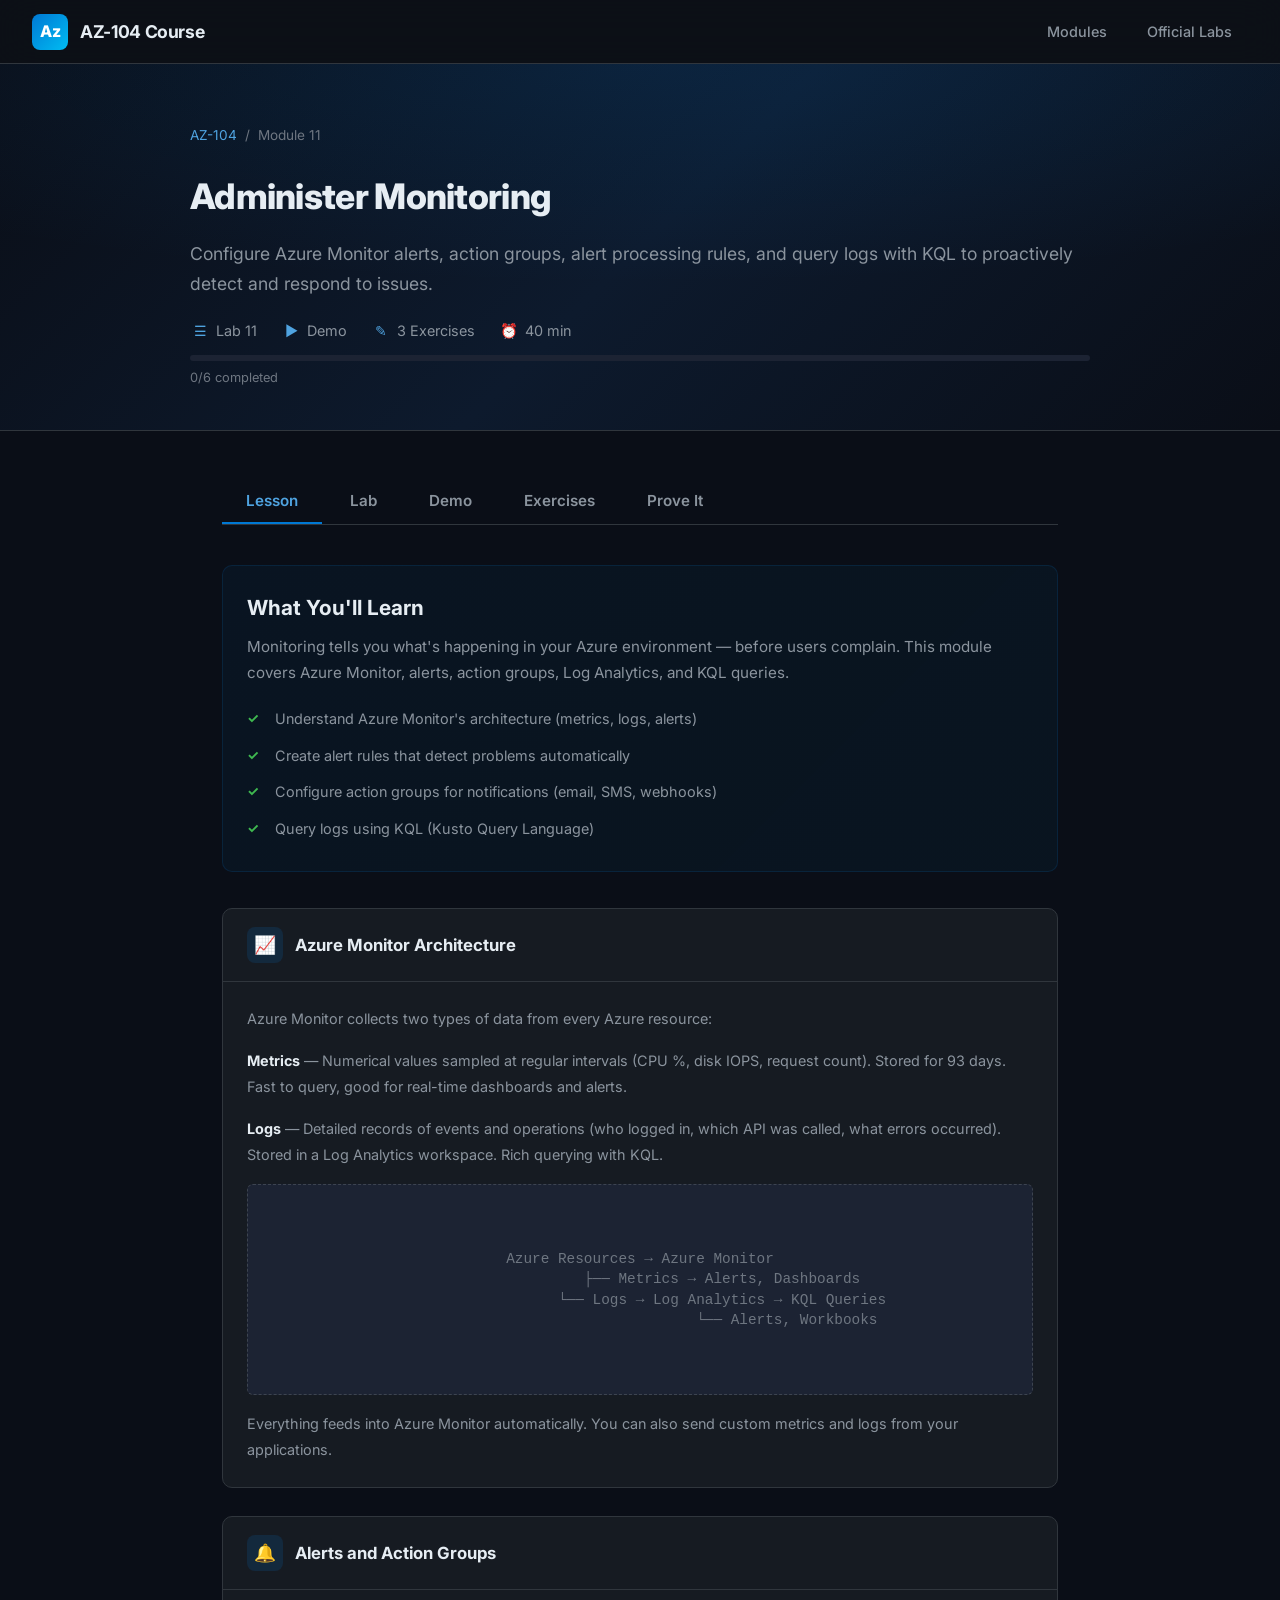
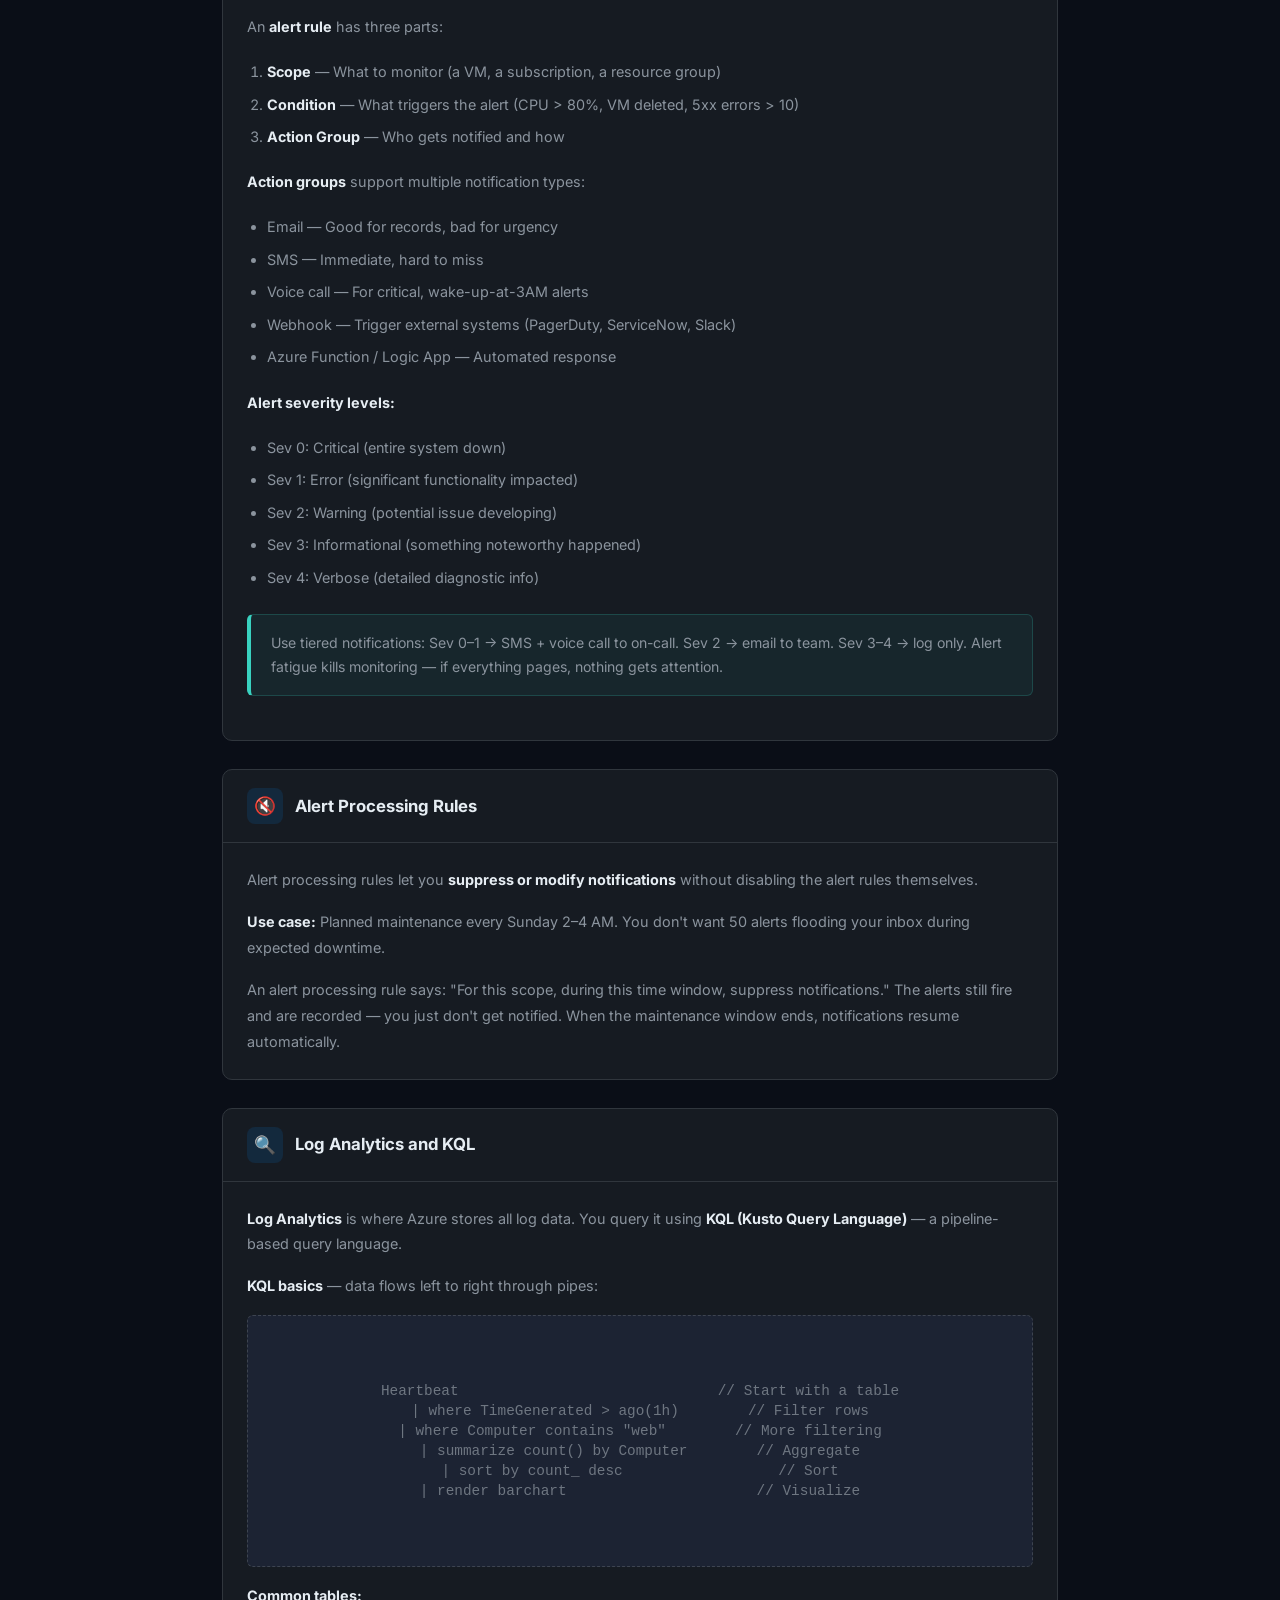
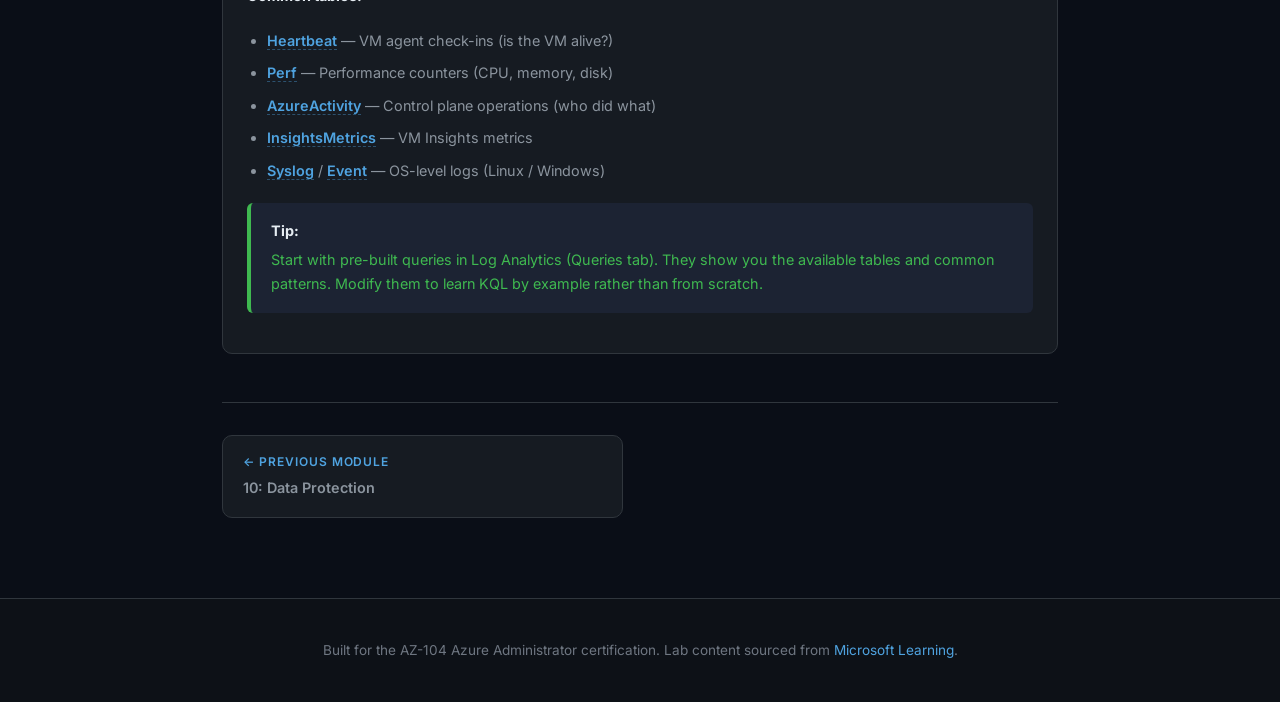
<file: modules/11-monitoring.html>
<!DOCTYPE html>
<html lang="en">
<head>
  <meta charset="UTF-8">
  <meta name="viewport" content="width=device-width, initial-scale=1.0">
  <title>Module 11: Administer Monitoring | AZ-104</title>
  <link rel="stylesheet" href="../css/style.css">
  <link rel="icon" href="data:image/svg+xml,<svg xmlns='http://www.w3.org/2000/svg' viewBox='0 0 100 100'><rect rx='20' width='100' height='100' fill='%230078d4'/><text x='50' y='68' font-size='50' text-anchor='middle' fill='white' font-weight='bold'>Az</text></svg>">
</head>
<body data-module="m11">

  <nav class="navbar">
    <a href="../index.html" class="nav-brand">
      <div class="logo">Az</div>
      <span>AZ-104 Course</span>
    </a>
    <ul class="nav-links">
      <li><a href="../index.html#modules">Modules</a></li>
      <li><a href="https://microsoftlearning.github.io/AZ-104-MicrosoftAzureAdministrator/" target="_blank">Official Labs</a></li>
    </ul>
  </nav>

  <div class="module-page">

    <section class="module-hero">
      <div class="module-hero-content">
        <div class="breadcrumb">
          <a href="../index.html">AZ-104</a>
          <span>/</span>
          <span>Module 11</span>
        </div>
        <h1>Administer Monitoring</h1>
        <p class="module-subtitle">Configure Azure Monitor alerts, action groups, alert processing rules, and query logs with KQL to proactively detect and respond to issues.</p>
        <div class="meta-bar">
          <div class="meta-item">
            <span class="icon">&#9776;</span>
            <span>Lab 11</span>
          </div>
          <div class="meta-item">
            <span class="icon">&#9654;</span>
            <span>Demo</span>
          </div>
          <div class="meta-item">
            <span class="icon">&#9998;</span>
            <span>3 Exercises</span>
          </div>
          <div class="meta-item">
            <span class="icon">&#9200;</span>
            <span>40 min</span>
          </div>
        </div>
        <div class="progress-bar-container">
          <div class="progress-bar" style="width: 0%"></div>
        </div>
        <span class="progress-label" style="font-size:0.8rem; color:var(--text-muted); margin-top:6px; display:inline-block;">0/6 completed</span>
      </div>
    </section>

    <div class="module-content">
      <div class="tab-container">
        <div class="tab-nav">
          <button class="tab-btn active" data-tab="tab-lesson">Lesson</button>
          <button class="tab-btn" data-tab="tab-lab">Lab</button>
          <button class="tab-btn" data-tab="tab-demo">Demo</button>
          <button class="tab-btn" data-tab="tab-exercises">Exercises</button>
          <button class="tab-btn" data-tab="tab-prove">Prove It</button>
        </div>

        <!-- ==================== LESSON TAB ==================== -->
        <div id="tab-lesson" class="tab-content active">

          <div class="lesson-intro">
            <h2>What You'll Learn</h2>
            <p>Monitoring tells you what's happening in your Azure environment &mdash; before users complain. This module covers Azure Monitor, alerts, action groups, Log Analytics, and KQL queries.</p>
            <ul class="lesson-objectives">
              <li>Understand Azure Monitor's architecture (metrics, logs, alerts)</li>
              <li>Create alert rules that detect problems automatically</li>
              <li>Configure action groups for notifications (email, SMS, webhooks)</li>
              <li>Query logs using KQL (Kusto Query Language)</li>
            </ul>
          </div>

          <div class="concept-block">
            <div class="concept-header">
              <span class="concept-icon">&#128200;</span>
              <h3>Azure Monitor Architecture</h3>
            </div>
            <div class="concept-body">
              <p>Azure Monitor collects two types of data from every Azure resource:</p>
              <p><strong>Metrics</strong> &mdash; Numerical values sampled at regular intervals (CPU %, disk IOPS, request count). Stored for 93 days. Fast to query, good for real-time dashboards and alerts.</p>
              <p><strong>Logs</strong> &mdash; Detailed records of events and operations (who logged in, which API was called, what errors occurred). Stored in a Log Analytics workspace. Rich querying with KQL.</p>
              <div class="diagram-box">
                <pre>Azure Resources &rarr; Azure Monitor
                   ├── Metrics &rarr; Alerts, Dashboards
                   └── Logs &rarr; Log Analytics &rarr; KQL Queries
                                  └── Alerts, Workbooks</pre>
              </div>
              <p>Everything feeds into Azure Monitor automatically. You can also send custom metrics and logs from your applications.</p>
            </div>
          </div>

          <div class="concept-block">
            <div class="concept-header">
              <span class="concept-icon">&#128276;</span>
              <h3>Alerts and Action Groups</h3>
            </div>
            <div class="concept-body">
              <p>An <strong>alert rule</strong> has three parts:</p>
              <ol>
                <li><strong>Scope</strong> &mdash; What to monitor (a VM, a subscription, a resource group)</li>
                <li><strong>Condition</strong> &mdash; What triggers the alert (CPU &gt; 80%, VM deleted, 5xx errors &gt; 10)</li>
                <li><strong>Action Group</strong> &mdash; Who gets notified and how</li>
              </ol>
              <p><strong>Action groups</strong> support multiple notification types:</p>
              <ul>
                <li>Email &mdash; Good for records, bad for urgency</li>
                <li>SMS &mdash; Immediate, hard to miss</li>
                <li>Voice call &mdash; For critical, wake-up-at-3AM alerts</li>
                <li>Webhook &mdash; Trigger external systems (PagerDuty, ServiceNow, Slack)</li>
                <li>Azure Function / Logic App &mdash; Automated response</li>
              </ul>
              <p><strong>Alert severity levels:</strong></p>
              <ul>
                <li>Sev 0: Critical (entire system down)</li>
                <li>Sev 1: Error (significant functionality impacted)</li>
                <li>Sev 2: Warning (potential issue developing)</li>
                <li>Sev 3: Informational (something noteworthy happened)</li>
                <li>Sev 4: Verbose (detailed diagnostic info)</li>
              </ul>
              <div class="real-world">Use tiered notifications: Sev 0&ndash;1 &rarr; SMS + voice call to on-call. Sev 2 &rarr; email to team. Sev 3&ndash;4 &rarr; log only. Alert fatigue kills monitoring &mdash; if everything pages, nothing gets attention.</div>
            </div>
          </div>

          <div class="concept-block">
            <div class="concept-header">
              <span class="concept-icon">&#128263;</span>
              <h3>Alert Processing Rules</h3>
            </div>
            <div class="concept-body">
              <p>Alert processing rules let you <strong>suppress or modify notifications</strong> without disabling the alert rules themselves.</p>
              <p><strong>Use case:</strong> Planned maintenance every Sunday 2&ndash;4 AM. You don't want 50 alerts flooding your inbox during expected downtime.</p>
              <p>An alert processing rule says: "For this scope, during this time window, suppress notifications." The alerts still fire and are recorded &mdash; you just don't get notified. When the maintenance window ends, notifications resume automatically.</p>
            </div>
          </div>

          <div class="concept-block">
            <div class="concept-header">
              <span class="concept-icon">&#128269;</span>
              <h3>Log Analytics and KQL</h3>
            </div>
            <div class="concept-body">
              <p><strong>Log Analytics</strong> is where Azure stores all log data. You query it using <strong>KQL (Kusto Query Language)</strong> &mdash; a pipeline-based query language.</p>
              <p><strong>KQL basics</strong> &mdash; data flows left to right through pipes:</p>
              <div class="diagram-box">
                <pre>Heartbeat                              // Start with a table
| where TimeGenerated > ago(1h)        // Filter rows
| where Computer contains "web"        // More filtering
| summarize count() by Computer        // Aggregate
| sort by count_ desc                  // Sort
| render barchart                      // Visualize</pre>
              </div>
              <p><strong>Common tables:</strong></p>
              <ul>
                <li><span class="key-term">Heartbeat</span> &mdash; VM agent check-ins (is the VM alive?)</li>
                <li><span class="key-term">Perf</span> &mdash; Performance counters (CPU, memory, disk)</li>
                <li><span class="key-term">AzureActivity</span> &mdash; Control plane operations (who did what)</li>
                <li><span class="key-term">InsightsMetrics</span> &mdash; VM Insights metrics</li>
                <li><span class="key-term">Syslog</span> / <span class="key-term">Event</span> &mdash; OS-level logs (Linux / Windows)</li>
              </ul>
              <div class="info-box tip"><strong>Tip:</strong> Start with pre-built queries in Log Analytics (Queries tab). They show you the available tables and common patterns. Modify them to learn KQL by example rather than from scratch.</div>
            </div>
          </div>

        </div>

        <!-- ==================== LAB TAB ==================== -->
        <div id="tab-lab" class="tab-content">

          <h2 style="margin-bottom: 8px;">Lab 11 &mdash; Implement Monitoring</h2>
          <p style="color: var(--text-muted); margin-bottom: 32px;">Estimated time: 40 minutes</p>

          <!-- Task 1 -->
          <div class="task-block">
            <div class="task-header">
              <input type="checkbox" class="completion-check" data-task="t1">
              <span class="task-number">1</span>
              <h3>Provision Infrastructure</h3>
              <span class="task-toggle">&#9660;</span>
            </div>
            <div class="task-body">
              <p>Deploy the lab infrastructure using an ARM template and enable VM Insights for monitoring.</p>

              <ol class="steps">
                <li>Deploy the <strong>az104-11-vm-template.json</strong> ARM template:
                  <table class="config-table">
                    <tr><th>Setting</th><th>Value</th></tr>
                    <tr><td>Resource Group</td><td>az104-rg11 (create new)</td></tr>
                    <tr><td>Region</td><td>East US</td></tr>
                  </table>
                </li>
                <li>Wait for the deployment to complete.</li>
                <li>Navigate to <strong>Monitor</strong> and enable <strong>VM Insights</strong> for the deployed virtual machine.</li>
              </ol>

              <div class="info-box note">
                <strong>Note</strong>
                VM Insights provides detailed performance and health monitoring for your VMs, including dependency mapping and performance trending.
              </div>
            </div>
          </div>

          <!-- Task 2 -->
          <div class="task-block">
            <div class="task-header">
              <input type="checkbox" class="completion-check" data-task="t2">
              <span class="task-number">2</span>
              <h3>Create Alert</h3>
              <span class="task-toggle">&#9660;</span>
            </div>
            <div class="task-body">
              <p>Create an alert rule that fires when a virtual machine is deleted.</p>

              <ol class="steps">
                <li>Navigate to <strong>Monitor</strong> &rarr; <strong>Alerts</strong> &rarr; <strong>Create alert rule</strong>.</li>
                <li>Set the <strong>Scope</strong> to your subscription (all VMs).</li>
                <li>On the <strong>Condition</strong> tab, search for and select the signal:
                  <table class="config-table">
                    <tr><th>Setting</th><th>Value</th></tr>
                    <tr><td>Signal</td><td>Delete Virtual Machine (Virtual Machines)</td></tr>
                  </table>
                </li>
                <li>Continue to the <strong>Actions</strong> tab (configured in Task 3).</li>
              </ol>

              <div class="info-box tip">
                <strong>Tip</strong>
                Activity log alerts monitor control plane operations (create, delete, update). They fire based on events, not metrics, and do not require a Log Analytics workspace.
              </div>
            </div>
          </div>

          <!-- Task 3 -->
          <div class="task-block">
            <div class="task-header">
              <input type="checkbox" class="completion-check" data-task="t3">
              <span class="task-number">3</span>
              <h3>Configure Action Group</h3>
              <span class="task-toggle">&#9660;</span>
            </div>
            <div class="task-body">
              <p>Create an action group to define who gets notified when the alert fires.</p>

              <ol class="steps">
                <li>On the <strong>Actions</strong> tab of the alert rule, click <strong>Create action group</strong>:
                  <table class="config-table">
                    <tr><th>Setting</th><th>Value</th></tr>
                    <tr><td>Action group name</td><td>Alert the operations team</td></tr>
                    <tr><td>Short name</td><td>AlertOpsTeam</td></tr>
                    <tr><td>Resource Group</td><td>az104-rg11</td></tr>
                  </table>
                </li>
                <li>On the <strong>Notifications</strong> tab:
                  <table class="config-table">
                    <tr><th>Setting</th><th>Value</th></tr>
                    <tr><td>Notification type</td><td>Email</td></tr>
                    <tr><td>Name</td><td>VM was deleted</td></tr>
                  </table>
                </li>
                <li>Complete the action group creation.</li>
                <li>Set the alert rule name to <strong>VM was deleted</strong>.</li>
                <li>Click <strong>Review + create</strong>, then <strong>Create</strong>.</li>
              </ol>

              <div class="info-box note">
                <strong>Note</strong>
                Action groups can include multiple notification types: email, SMS, push notifications, voice calls, and automated actions like Azure Functions, Logic Apps, or webhooks.
              </div>
            </div>
          </div>

          <!-- Task 4 -->
          <div class="task-block">
            <div class="task-header">
              <input type="checkbox" class="completion-check" data-task="t4">
              <span class="task-number">4</span>
              <h3>Trigger and Validate Alert</h3>
              <span class="task-toggle">&#9660;</span>
            </div>
            <div class="task-body">
              <p>Delete a VM to trigger the alert and verify the notification is received.</p>

              <ol class="steps">
                <li>Navigate to <strong>az104-vm0</strong> and click <strong>Delete</strong>.</li>
                <li>Check the <strong>Apply force delete</strong> option and confirm deletion.</li>
                <li>Check your email for a notification from <strong>azure-noreply@microsoft.com</strong>.</li>
                <li>Navigate to <strong>Monitor</strong> &rarr; <strong>Alerts</strong> and verify <strong>3 verbose alerts</strong> appear.</li>
              </ol>

              <div class="info-box tip">
                <strong>Tip</strong>
                Alert notifications may take a few minutes to arrive. Refresh the Alerts blade to see updated counts. Verbose (Sev 4) alerts are used for informational purposes.
              </div>
            </div>
          </div>

          <!-- Task 5 -->
          <div class="task-block">
            <div class="task-header">
              <input type="checkbox" class="completion-check" data-task="t5">
              <span class="task-number">5</span>
              <h3>Configure Alert Processing Rule</h3>
              <span class="task-toggle">&#9660;</span>
            </div>
            <div class="task-body">
              <p>Create a rule to suppress alert notifications during a planned maintenance window.</p>

              <ol class="steps">
                <li>Navigate to <strong>Monitor</strong> &rarr; <strong>Alerts</strong> &rarr; <strong>Alert processing rules</strong>.</li>
                <li>Click <strong>+ Create</strong> and configure:
                  <table class="config-table">
                    <tr><th>Setting</th><th>Value</th></tr>
                    <tr><td>Action</td><td>Suppress notifications</td></tr>
                    <tr><td>Schedule start</td><td>10 PM tonight</td></tr>
                    <tr><td>Schedule end</td><td>7 AM tomorrow</td></tr>
                    <tr><td>Rule name</td><td>Planned Maintenance</td></tr>
                  </table>
                </li>
                <li>Click <strong>Review + create</strong>, then <strong>Create</strong>.</li>
              </ol>

              <div class="info-box note">
                <strong>Note</strong>
                Alert processing rules apply to already-fired alerts. They can suppress notifications or add action groups without modifying the original alert rules. This is ideal for planned maintenance windows.
              </div>
            </div>
          </div>

          <!-- Task 6 -->
          <div class="task-block">
            <div class="task-header">
              <input type="checkbox" class="completion-check" data-task="t6">
              <span class="task-number">6</span>
              <h3>Azure Monitor Log Queries</h3>
              <span class="task-toggle">&#9660;</span>
            </div>
            <div class="task-body">
              <p>Use KQL (Kusto Query Language) to query Azure Monitor logs.</p>

              <ol class="steps">
                <li>Navigate to <strong>Monitor</strong> &rarr; <strong>Logs</strong> and set the scope to your subscription.</li>
                <li>Run the pre-built <strong>Count heartbeats</strong> query from the query library.</li>
                <li>Switch to <strong>KQL mode</strong> for direct query editing.</li>
                <li>Run the following custom query to chart CPU utilization:
                  <div class="code-block">
                    <span class="lang-tag">KQL</span>
InsightsMetrics
| where TimeGenerated > ago(1h)
| where Name == "UtilizationPercentage"
| summarize avg(Val) by bin(TimeGenerated, 5m), Computer
| render timechart
                  </div>
                </li>
                <li>Review the resulting time chart showing CPU utilization per VM over the last hour.</li>
              </ol>

              <div class="info-box tip">
                <strong>Tip</strong>
                KQL processes queries top-to-bottom like a pipeline. Each line filters or transforms the data from the previous line. Use <code>render</code> as the final operator to visualize results.
              </div>
            </div>
          </div>

          <!-- Key Takeaways -->
          <div class="takeaways">
            <h3>Key Takeaways</h3>
            <ul>
              <li>Alerts enable early issue detection before user impact.</li>
              <li>Action groups define notification recipients and automated responses.</li>
              <li>Alert processing rules suppress notifications during planned maintenance.</li>
              <li>KQL (Kusto Query Language) queries Azure Monitor logs for deep analysis.</li>
              <li>Activity logs track all resource operations across your subscription.</li>
            </ul>
          </div>

        </div>

        <!-- ==================== DEMO TAB ==================== -->
        <div id="tab-demo" class="tab-content">

          <h2 style="margin-bottom: 32px;">Demonstrations</h2>

          <div class="task-block">
            <div class="task-header">
              <span class="task-number">1</span>
              <h3>Azure Monitor Alerts: Scope, Signals, Conditions, Severity</h3>
              <span class="task-toggle">&#9660;</span>
            </div>
            <div class="task-body">
              <p>Walk through creating alerts in Azure Monitor, demonstrating:</p>
              <ol class="steps">
                <li><strong>Scope</strong>: How to target alerts at subscription, resource group, or individual resource level.</li>
                <li><strong>Signal types</strong>: Metrics (CPU, memory), activity log (create, delete), and log search (KQL-based).</li>
                <li><strong>Conditions</strong>: Thresholds (static vs dynamic), aggregation type, evaluation frequency.</li>
                <li><strong>Severity levels</strong>: Sev 0 (Critical) through Sev 4 (Verbose) and when to use each.</li>
                <li>Show the alert rule summary and estimated cost before creation.</li>
              </ol>
              <div class="info-box note">
                <strong>Note</strong>
                Dynamic thresholds use machine learning to automatically determine normal behavior patterns and only alert on true anomalies, reducing alert fatigue.
              </div>
            </div>
          </div>

          <div class="task-block">
            <div class="task-header">
              <span class="task-number">2</span>
              <h3>Action Groups and Notification Types</h3>
              <span class="task-toggle">&#9660;</span>
            </div>
            <div class="task-body">
              <p>Demonstrate creating and configuring action groups:</p>
              <ol class="steps">
                <li>Create an action group with multiple notification types: email, SMS, and push notification.</li>
                <li>Show the <strong>Actions</strong> tab: Azure Function, Logic App, Webhook, ITSM, Automation Runbook.</li>
                <li>Test the action group using the <strong>Test</strong> button to verify notifications are received.</li>
                <li>Demonstrate reusing the same action group across multiple alert rules.</li>
              </ol>
              <div class="info-box tip">
                <strong>Tip</strong>
                Action groups have rate limits: no more than 1 SMS every 5 minutes, 1 voice call every 5 minutes, and 100 emails per hour per action group.
              </div>
            </div>
          </div>

          <div class="task-block">
            <div class="task-header">
              <span class="task-number">3</span>
              <h3>Log Analytics: Table Structure and Pre-built Queries</h3>
              <span class="task-toggle">&#9660;</span>
            </div>
            <div class="task-body">
              <p>Explore the Log Analytics workspace and its capabilities:</p>
              <ol class="steps">
                <li>Navigate to a Log Analytics workspace and show the <strong>Tables</strong> schema browser.</li>
                <li>Explain key tables: <code>Heartbeat</code>, <code>Perf</code>, <code>Event</code>, <code>InsightsMetrics</code>, <code>AzureActivity</code>.</li>
                <li>Browse the <strong>Queries</strong> library and run pre-built queries for VM performance.</li>
                <li>Show how to save queries to <strong>Favorites</strong> for quick access.</li>
                <li>Demonstrate exporting query results to CSV or pinning charts to a dashboard.</li>
              </ol>
            </div>
          </div>

          <div class="task-block">
            <div class="task-header">
              <span class="task-number">4</span>
              <h3>KQL Syntax Fundamentals</h3>
              <span class="task-toggle">&#9660;</span>
            </div>
            <div class="task-body">
              <p>Teach the core KQL operators through live examples:</p>
              <ol class="steps">
                <li><code>where</code> &mdash; filter rows by condition.</li>
                <li><code>summarize</code> &mdash; aggregate data (count, avg, sum, max, min).</li>
                <li><code>project</code> &mdash; select and rename columns.</li>
                <li><code>extend</code> &mdash; add calculated columns.</li>
                <li><code>bin()</code> &mdash; group time values into intervals for charting.</li>
                <li><code>render</code> &mdash; visualize results as timechart, barchart, piechart.</li>
                <li>Show how the pipe (<code>|</code>) operator chains commands in a top-to-bottom pipeline.</li>
              </ol>
              <div class="info-box tip">
                <strong>Tip</strong>
                Start KQL queries with the table name, then filter aggressively with <code>where</code> before aggregating. This reduces the data processed and speeds up queries.
              </div>
            </div>
          </div>

          <div class="task-block">
            <div class="task-header">
              <span class="task-number">5</span>
              <h3>Favorites and Saved Queries</h3>
              <span class="task-toggle">&#9660;</span>
            </div>
            <div class="task-body">
              <p>Show how to organize and reuse queries in Log Analytics:</p>
              <ol class="steps">
                <li>Save a custom query using the <strong>Save</strong> button and assign a category.</li>
                <li>Mark frequently used queries as <strong>Favorites</strong> for quick access.</li>
                <li>Show the <strong>Query explorer</strong> panel with saved and shared queries.</li>
                <li>Demonstrate sharing queries across the team via the workspace.</li>
                <li>Create a query-based alert rule directly from the Logs blade.</li>
              </ol>
            </div>
          </div>

        </div>

        <!-- ==================== EXERCISES TAB ==================== -->
        <div id="tab-exercises" class="tab-content">

          <h2 style="margin-bottom: 32px;">Exercises</h2>

          <!-- Exercise 1 -->
          <div class="exercise-card">
            <span class="difficulty easy">Easy</span>
            <h4>Exercise 1: Alert Exploration</h4>
            <ol>
              <li>Navigate to <strong>Monitor</strong> &rarr; <strong>Alerts</strong>.</li>
              <li>Review any existing alerts and their severity levels (0&ndash;4).</li>
              <li>Check the <strong>Alert processing rules</strong> blade.</li>
              <li>Document: What are the 5 severity levels and when would you use each?</li>
            </ol>
            <div class="hint">
              <strong>Show Hint</strong>
              <div class="hint-text">Sev 0 = Critical (service down), Sev 1 = Error (functionality impacted), Sev 2 = Warning (potential issue), Sev 3 = Informational (awareness), Sev 4 = Verbose (diagnostic detail). Match severity to business impact.</div>
            </div>
          </div>

          <!-- Exercise 2 -->
          <div class="exercise-card">
            <span class="difficulty medium">Medium</span>
            <h4>Exercise 2: KQL Query Practice</h4>
            <ol>
              <li>Open <strong>Monitor</strong> &rarr; <strong>Logs</strong> and set scope to your subscription.</li>
              <li>Run these queries and document the results:
                <ul>
                  <li><code>Heartbeat | summarize count() by Computer</code> &mdash; which VMs are reporting?</li>
                  <li><code>AzureActivity | where OperationNameValue contains "delete" | project TimeGenerated, Caller, OperationNameValue</code> &mdash; who deleted what?</li>
                  <li><code>Perf | where CounterName == "% Processor Time" | summarize avg(CounterValue) by Computer</code> &mdash; average CPU per VM</li>
                </ul>
              </li>
              <li>Modify one query to filter to the last 24 hours only.</li>
            </ol>
            <div class="hint">
              <strong>Show Hint</strong>
              <div class="hint-text">Use <code>| where TimeGenerated > ago(24h)</code> to filter by time. KQL processes top-to-bottom like a pipeline. Place the time filter early in the query for best performance.</div>
            </div>
          </div>

          <!-- Exercise 3 -->
          <div class="exercise-card">
            <span class="difficulty hard">Hard</span>
            <h4>Exercise 3: Full Monitoring Solution Design</h4>
            <ol>
              <li>Design a monitoring strategy for a production web application.</li>
              <li>Create alerts for:
                <ul>
                  <li>VM CPU &gt; 80%</li>
                  <li>Disk space &lt; 20%</li>
                  <li>HTTP 5xx errors &gt; 10/min</li>
                </ul>
              </li>
              <li>Configure action groups: email to ops team, SMS to on-call engineer.</li>
              <li>Create an alert processing rule: suppress non-critical alerts during weekly maintenance window (Sunday 2&ndash;4 AM).</li>
              <li>Write KQL queries to build a dashboard showing: request rate, error rate, response time, and CPU utilization.</li>
              <li>Document: How would you integrate this with PagerDuty or ServiceNow?</li>
            </ol>
            <div class="hint">
              <strong>Show Hint</strong>
              <div class="hint-text">Azure Monitor supports webhooks in action groups, which can trigger PagerDuty incidents or ServiceNow tickets via their respective APIs. Use separate action groups for different escalation tiers (email for warnings, SMS+webhook for critical).</div>
            </div>
          </div>

        </div>

        <!-- ==================== PROVE IT TAB ==================== -->
        <div id="tab-prove" class="tab-content">
          <div class="prove-intro">
            <h2>Prove You Know It</h2>
            <p>Not memorization — understanding. Can you apply what you learned to real situations?</p>
            <div class="score-display">Scenarios: <span class="quiz-score">No questions answered yet</span></div>
          </div>

          <div class="assess-section">
            <div class="assess-section-title"><span class="assess-icon scenario">?</span> Quick Scenarios</div>

            <div class="quiz-card" data-qid="q1" data-answer="B">
              <div class="quiz-scenario">
                <span class="scenario-label">Scenario</span>
                <p>You created an alert rule for "VM Deleted" scoped to your subscription. A colleague deleted a VM in a different resource group than expected. Did the alert fire?</p>
              </div>
              <div class="quiz-options">
                <div class="quiz-option" data-value="A"><span class="option-letter">A</span><span>No &mdash; alerts only fire in the resource group where they're configured</span></div>
                <div class="quiz-option" data-value="B"><span class="option-letter">B</span><span>Yes &mdash; the alert is scoped to the subscription, which includes all resource groups</span></div>
                <div class="quiz-option" data-value="C"><span class="option-letter">C</span><span>No &mdash; delete alerts require specific VM targeting</span></div>
              </div>
              <div class="quiz-explanation">
                <div class="explanation-box why-right"><strong>Why this is correct</strong>Alert scope determines what gets monitored. Subscription scope covers ALL resource groups and resources within it. The alert fires for any VM deletion anywhere in the subscription.</div>
                <div class="explanation-box why-wrong"><strong>Common mistakes</strong>Confusing alert scope with alert rule resource group. The resource group where the alert rule lives is just for management &mdash; the scope determines what triggers the alert.</div>
              </div>
            </div>

            <div class="quiz-card" data-qid="q2" data-answer="C">
              <div class="quiz-scenario">
                <span class="scenario-label">Scenario</span>
                <p>You set up an email action group for critical alerts. During a weekend outage, the on-call engineer didn't get the email for 20 minutes. What should you add?</p>
              </div>
              <div class="quiz-options">
                <div class="quiz-option" data-value="A"><span class="option-letter">A</span><span>A second email address as backup</span></div>
                <div class="quiz-option" data-value="B"><span class="option-letter">B</span><span>A webhook to create a Jira ticket</span></div>
                <div class="quiz-option" data-value="C"><span class="option-letter">C</span><span>SMS and/or voice call notifications to the action group</span></div>
              </div>
              <div class="quiz-explanation">
                <div class="explanation-box why-right"><strong>Why this is correct</strong>Email is not reliable for urgent alerts &mdash; it can be delayed, filtered, or missed. SMS and voice calls provide immediate, hard-to-miss notifications. Best practice: use email for record-keeping AND SMS/voice for urgency.</div>
                <div class="explanation-box why-wrong"><strong>Common mistakes</strong>A second email has the same delay problem. Webhooks to Jira are for tracking, not immediate notification. For critical alerts, you need push-based channels like SMS or voice.</div>
              </div>
            </div>

            <div class="quiz-card" data-qid="q3" data-answer="A">
              <div class="quiz-scenario">
                <span class="scenario-label">Scenario</span>
                <p>Your team gets 50+ alert emails every night during scheduled maintenance. Most are routine and can be ignored. How do you fix this without disabling the alerts?</p>
              </div>
              <div class="quiz-options">
                <div class="quiz-option" data-value="A"><span class="option-letter">A</span><span>Create an alert processing rule that suppresses notifications during the maintenance window</span></div>
                <div class="quiz-option" data-value="B"><span class="option-letter">B</span><span>Delete the alert rules and recreate them after maintenance</span></div>
                <div class="quiz-option" data-value="C"><span class="option-letter">C</span><span>Add a filter to the email action group to ignore certain alerts</span></div>
              </div>
              <div class="quiz-explanation">
                <div class="explanation-box why-right"><strong>Why this is correct</strong>Alert processing rules can suppress notifications on a schedule (e.g., Sunday 2-4 AM) without disabling the actual alert rules. The alerts still fire and are recorded &mdash; you just don't get notified.</div>
                <div class="explanation-box why-wrong"><strong>Common mistakes</strong>Deleting rules loses monitoring coverage. Email filters are fragile and outside Azure's control. Alert processing rules are the purpose-built solution for this exact scenario.</div>
              </div>
            </div>
          </div>

          <div class="assess-section">
            <div class="assess-section-title"><span class="assess-icon troubleshoot">!</span> Troubleshooting Spot</div>

            <div class="trouble-card">
              <span class="trouble-label">Troubleshoot</span>
              <p class="trouble-situation">You wrote a KQL query in Log Analytics but it returns no data: <code>Heartbeat | where Computer == 'myVM' | where TimeGenerated > ago(1h)</code>. The VM is running and was recently enabled for monitoring.</p>
              <p class="trouble-question">What's wrong?</p>
              <div class="progressive-hints">
                <div class="prog-hint"><div class="prog-hint-label"><span class="arrow">&#9654;</span> Hint 1</div><div class="prog-hint-content">VM Insights / Log Analytics agent takes time to start sending data. If you just enabled it, wait 10-15 minutes for initial data ingestion.</div></div>
                <div class="prog-hint"><div class="prog-hint-label"><span class="arrow">&#9654;</span> Hint 2</div><div class="prog-hint-content">Check if the Computer name matches exactly &mdash; KQL string comparisons are case-sensitive. Try <code>Heartbeat | where Computer contains 'myVM'</code> instead.</div></div>
                <div class="prog-hint"><div class="prog-hint-label"><span class="arrow">&#9654;</span> Answer</div><div class="prog-hint-content answer">Two common issues: 1) The agent was just installed and hasn't sent data yet &mdash; initial ingestion takes 5-15 minutes, and some data types (like InsightsMetrics) take even longer. 2) The Computer name doesn't match exactly &mdash; use <code>Heartbeat | distinct Computer</code> to see the actual names in your workspace. Computer names often include the FQDN (e.g., "myVM.internal.cloudapp.net" instead of "myVM").</div></div>
              </div>
            </div>
          </div>

          <div class="assess-section">
            <div class="assess-section-title"><span class="assess-icon architect">&#9670;</span> Architect's Corner</div>

            <div class="architect-card" data-aid="a1" data-best="B">
              <span class="architect-label">Design Decision</span>
              <p class="architect-situation">You're setting up monitoring for a production environment with 20 VMs, 5 App Services, and 3 SQL databases. What's your monitoring strategy?</p>
              <div class="architect-options">
                <div class="arch-option" data-value="A"><div class="arch-option-title">Option A: Azure Monitor alerts on each individual resource with email notifications</div><div class="arch-option-desc">Granular, 28+ individual alert rules, email-only</div></div>
                <div class="arch-option" data-value="B"><div class="arch-option-title">Option B: Centralized Log Analytics workspace + metric alerts with tiered action groups (email for warnings, SMS+email for critical)</div><div class="arch-option-desc">Unified monitoring, severity-based notifications, dashboards</div></div>
                <div class="arch-option" data-value="C"><div class="arch-option-title">Option C: Third-party monitoring tool (Datadog/New Relic) replacing Azure Monitor entirely</div><div class="arch-option-desc">Powerful, but additional cost and integration overhead</div></div>
              </div>
              <div class="architect-reveal"><strong>Why this is the best choice</strong>A centralized Log Analytics workspace gives you one place to query across all resources. Metric alerts catch threshold breaches (CPU, DTU, response time). Tiered action groups ensure critical issues get immediate attention (SMS/voice) while warnings only email. Build Azure dashboards with KQL queries for real-time visibility. Option A creates alert sprawl with no unified view. Option C can complement Azure Monitor but shouldn't replace it &mdash; Azure Monitor provides native integration and is already included in your Azure costs.</div>
            </div>
          </div>

          <button class="reset-quiz-btn">&#8635; Reset All Answers</button>
        </div>

      </div><!-- /tab-container -->

      <nav class="module-nav">
        <a href="10-data-protection.html" class="prev">
          <span class="nav-direction">&larr; Previous Module</span>
          <span class="nav-title">10: Data Protection</span>
        </a>
      </nav>

    </div><!-- /module-content -->

  </div><!-- /module-page -->

  <footer class="site-footer">
    <p>Built for the AZ-104 Azure Administrator certification. Lab content sourced from <a href="https://microsoftlearning.github.io/AZ-104-MicrosoftAzureAdministrator/" target="_blank">Microsoft Learning</a>.</p>
  </footer>

  <script src="../js/app.js"></script>
</body>
</html>
</file>
<file: css/style.css>
/* ============================================
   AZ-104 Azure Administrator Course
   Dark theme with Azure accents
   ============================================ */

@import url('https://fonts.googleapis.com/css2?family=Inter:wght@300;400;500;600;700;800;900&family=JetBrains+Mono:wght@400;500;600&display=swap');

:root {
  --bg-deep: #0a0e17;
  --bg-primary: #0d1117;
  --bg-secondary: #161b22;
  --bg-tertiary: #1c2333;
  --bg-card: #1a1f2e;
  --bg-card-hover: #222841;
  --border: #30363d;
  --border-light: #3d4450;
  --text: #e6edf3;
  --text-secondary: #8b949e;
  --text-muted: #6e7681;
  --azure-blue: #0078d4;
  --azure-light: #4fa3e0;
  --azure-dark: #005a9e;
  --azure-glow: rgba(0, 120, 212, 0.15);
  --accent-green: #3fb950;
  --accent-orange: #d29922;
  --accent-red: #f85149;
  --accent-purple: #bc8cff;
  --accent-cyan: #39d2c0;
  --gradient-azure: linear-gradient(135deg, #0078d4, #00bcf2);
  --gradient-hero: linear-gradient(135deg, #0a0e17 0%, #0d1a2d 50%, #0a0e17 100%);
  --shadow-sm: 0 1px 3px rgba(0,0,0,0.3);
  --shadow-md: 0 4px 12px rgba(0,0,0,0.4);
  --shadow-lg: 0 8px 30px rgba(0,0,0,0.5);
  --shadow-glow: 0 0 20px rgba(0, 120, 212, 0.2);
  --radius-sm: 6px;
  --radius-md: 10px;
  --radius-lg: 16px;
  --radius-xl: 20px;
}

* { margin: 0; padding: 0; box-sizing: border-box; }

html { scroll-behavior: smooth; }

body {
  font-family: 'Inter', -apple-system, BlinkMacSystemFont, sans-serif;
  background: var(--bg-deep);
  color: var(--text);
  line-height: 1.7;
  min-height: 100vh;
  -webkit-font-smoothing: antialiased;
}

/* ---- Scrollbar ---- */
::-webkit-scrollbar { width: 8px; }
::-webkit-scrollbar-track { background: var(--bg-primary); }
::-webkit-scrollbar-thumb { background: var(--border); border-radius: 4px; }
::-webkit-scrollbar-thumb:hover { background: var(--azure-blue); }

/* ---- Navigation ---- */
.navbar {
  position: fixed;
  top: 0;
  left: 0;
  right: 0;
  z-index: 1000;
  background: rgba(13, 17, 23, 0.85);
  backdrop-filter: blur(20px);
  border-bottom: 1px solid var(--border);
  padding: 0 2rem;
  height: 64px;
  display: flex;
  align-items: center;
  justify-content: space-between;
}

.nav-brand {
  display: flex;
  align-items: center;
  gap: 12px;
  text-decoration: none;
  color: var(--text);
}

.nav-brand .logo {
  width: 36px;
  height: 36px;
  background: var(--gradient-azure);
  border-radius: 8px;
  display: flex;
  align-items: center;
  justify-content: center;
  font-weight: 800;
  font-size: 16px;
  color: white;
}

.nav-brand span {
  font-weight: 700;
  font-size: 1.1rem;
  letter-spacing: -0.02em;
}

.nav-links {
  display: flex;
  gap: 8px;
  list-style: none;
}

.nav-links a {
  color: var(--text-secondary);
  text-decoration: none;
  padding: 8px 16px;
  border-radius: var(--radius-sm);
  font-size: 0.9rem;
  font-weight: 500;
  transition: all 0.2s;
}

.nav-links a:hover,
.nav-links a.active {
  color: var(--text);
  background: var(--bg-tertiary);
}

/* ---- Hero Section ---- */
.hero {
  padding: 140px 2rem 80px;
  text-align: center;
  background: var(--gradient-hero);
  position: relative;
  overflow: hidden;
}

.hero::before {
  content: '';
  position: absolute;
  top: 0;
  left: 0;
  right: 0;
  bottom: 0;
  background:
    radial-gradient(ellipse 80% 50% at 50% -20%, rgba(0,120,212,0.15), transparent),
    radial-gradient(ellipse 60% 40% at 80% 100%, rgba(0,188,242,0.08), transparent);
  pointer-events: none;
}

.hero-content {
  position: relative;
  z-index: 1;
  max-width: 800px;
  margin: 0 auto;
}

.hero-badge {
  display: inline-flex;
  align-items: center;
  gap: 8px;
  background: var(--azure-glow);
  border: 1px solid rgba(0,120,212,0.3);
  color: var(--azure-light);
  padding: 6px 16px;
  border-radius: 20px;
  font-size: 0.85rem;
  font-weight: 600;
  margin-bottom: 24px;
  letter-spacing: 0.05em;
  text-transform: uppercase;
}

.hero h1 {
  font-size: clamp(2.5rem, 5vw, 4rem);
  font-weight: 900;
  letter-spacing: -0.03em;
  line-height: 1.1;
  margin-bottom: 20px;
  background: linear-gradient(135deg, #fff 0%, #a0c4ff 100%);
  -webkit-background-clip: text;
  -webkit-text-fill-color: transparent;
  background-clip: text;
}

.hero p {
  font-size: 1.2rem;
  color: var(--text-secondary);
  max-width: 600px;
  margin: 0 auto 32px;
  line-height: 1.6;
}

.hero-stats {
  display: flex;
  justify-content: center;
  gap: 48px;
  margin-top: 40px;
}

.hero-stat {
  text-align: center;
}

.hero-stat .number {
  font-size: 2rem;
  font-weight: 800;
  color: var(--azure-light);
}

.hero-stat .label {
  font-size: 0.85rem;
  color: var(--text-muted);
  text-transform: uppercase;
  letter-spacing: 0.08em;
  margin-top: 4px;
}

/* ---- Container ---- */
.container {
  max-width: 1200px;
  margin: 0 auto;
  padding: 0 2rem;
}

/* ---- Section Headers ---- */
.section-header {
  text-align: center;
  margin-bottom: 48px;
}

.section-header h2 {
  font-size: 2rem;
  font-weight: 800;
  letter-spacing: -0.02em;
  margin-bottom: 12px;
}

.section-header p {
  color: var(--text-secondary);
  font-size: 1.1rem;
}

/* ---- Module Cards Grid ---- */
.modules-section {
  padding: 80px 0;
}

.modules-grid {
  display: grid;
  grid-template-columns: repeat(auto-fill, minmax(350px, 1fr));
  gap: 24px;
}

.module-card {
  background: var(--bg-card);
  border: 1px solid var(--border);
  border-radius: var(--radius-lg);
  padding: 28px;
  text-decoration: none;
  color: var(--text);
  transition: all 0.3s ease;
  position: relative;
  overflow: hidden;
}

.module-card::before {
  content: '';
  position: absolute;
  top: 0;
  left: 0;
  right: 0;
  height: 3px;
  background: var(--gradient-azure);
  opacity: 0;
  transition: opacity 0.3s;
}

.module-card:hover {
  background: var(--bg-card-hover);
  border-color: var(--azure-blue);
  transform: translateY(-4px);
  box-shadow: var(--shadow-glow);
}

.module-card:hover::before { opacity: 1; }

.module-number {
  display: inline-flex;
  align-items: center;
  justify-content: center;
  width: 40px;
  height: 40px;
  background: var(--azure-glow);
  border: 1px solid rgba(0,120,212,0.25);
  border-radius: var(--radius-sm);
  color: var(--azure-light);
  font-weight: 700;
  font-size: 0.95rem;
  margin-bottom: 16px;
}

.module-card h3 {
  font-size: 1.15rem;
  font-weight: 700;
  margin-bottom: 10px;
  letter-spacing: -0.01em;
}

.module-card .module-desc {
  color: var(--text-secondary);
  font-size: 0.9rem;
  line-height: 1.6;
  margin-bottom: 16px;
}

.module-meta {
  display: flex;
  gap: 16px;
  flex-wrap: wrap;
}

.module-tag {
  display: inline-flex;
  align-items: center;
  gap: 5px;
  font-size: 0.78rem;
  color: var(--text-muted);
  background: var(--bg-secondary);
  padding: 4px 10px;
  border-radius: 4px;
}

.module-tag.lab { color: var(--accent-green); }
.module-tag.demo { color: var(--accent-purple); }
.module-tag.exercise { color: var(--accent-orange); }
.module-tag.time { color: var(--accent-cyan); }

/* ---- Module Page Layout ---- */
.module-page {
  padding-top: 64px;
}

.module-hero {
  padding: 60px 2rem 40px;
  background: var(--gradient-hero);
  border-bottom: 1px solid var(--border);
  position: relative;
}

.module-hero::before {
  content: '';
  position: absolute;
  inset: 0;
  background: radial-gradient(ellipse 80% 60% at 50% 0%, rgba(0,120,212,0.12), transparent);
  pointer-events: none;
}

.module-hero-content {
  position: relative;
  max-width: 900px;
  margin: 0 auto;
}

.breadcrumb {
  display: flex;
  align-items: center;
  gap: 8px;
  font-size: 0.85rem;
  color: var(--text-muted);
  margin-bottom: 20px;
}

.breadcrumb a {
  color: var(--azure-light);
  text-decoration: none;
}

.breadcrumb a:hover { text-decoration: underline; }

.module-hero h1 {
  font-size: 2.2rem;
  font-weight: 800;
  letter-spacing: -0.02em;
  margin-bottom: 12px;
}

.module-hero .module-subtitle {
  color: var(--text-secondary);
  font-size: 1.1rem;
}

.module-hero .meta-bar {
  display: flex;
  gap: 24px;
  margin-top: 20px;
  flex-wrap: wrap;
}

.meta-item {
  display: flex;
  align-items: center;
  gap: 6px;
  font-size: 0.9rem;
  color: var(--text-secondary);
}

.meta-item .icon {
  width: 20px;
  height: 20px;
  display: flex;
  align-items: center;
  justify-content: center;
  color: var(--azure-light);
}

/* ---- Content Area ---- */
.module-content {
  max-width: 900px;
  margin: 0 auto;
  padding: 48px 2rem 80px;
}

/* Tabs */
.tab-nav {
  display: flex;
  gap: 4px;
  border-bottom: 1px solid var(--border);
  margin-bottom: 40px;
  overflow-x: auto;
}

.tab-btn {
  padding: 12px 24px;
  background: none;
  border: none;
  color: var(--text-secondary);
  font-family: inherit;
  font-size: 0.95rem;
  font-weight: 600;
  cursor: pointer;
  border-bottom: 2px solid transparent;
  white-space: nowrap;
  transition: all 0.2s;
}

.tab-btn:hover { color: var(--text); }

.tab-btn.active {
  color: var(--azure-light);
  border-bottom-color: var(--azure-blue);
}

.tab-content { display: none; }
.tab-content.active { display: block; }

/* ---- Content Blocks ---- */
.task-block {
  background: var(--bg-secondary);
  border: 1px solid var(--border);
  border-radius: var(--radius-md);
  margin-bottom: 32px;
  overflow: hidden;
}

.task-header {
  padding: 20px 24px;
  border-bottom: 1px solid var(--border);
  display: flex;
  align-items: center;
  gap: 12px;
  cursor: pointer;
  user-select: none;
  transition: background 0.2s;
}

.task-header:hover { background: var(--bg-tertiary); }

.task-number {
  display: inline-flex;
  align-items: center;
  justify-content: center;
  min-width: 32px;
  height: 32px;
  background: var(--gradient-azure);
  border-radius: 6px;
  font-weight: 700;
  font-size: 0.85rem;
  color: white;
}

.task-header h3 {
  font-size: 1.05rem;
  font-weight: 600;
  flex: 1;
}

.task-toggle {
  color: var(--text-muted);
  transition: transform 0.3s;
  font-size: 1.2rem;
}

.task-block.open .task-toggle { transform: rotate(180deg); }

.task-body {
  padding: 24px;
  display: none;
}

.task-block.open .task-body { display: block; }

.task-body p {
  margin-bottom: 16px;
  color: var(--text-secondary);
}

.task-body strong { color: var(--text); }

/* Ordered steps */
.steps {
  list-style: none;
  counter-reset: step;
}

.steps li {
  counter-increment: step;
  padding: 10px 0 10px 44px;
  position: relative;
  border-left: 2px solid var(--border);
  margin-left: 15px;
  color: var(--text-secondary);
}

.steps li:last-child { border-left-color: transparent; }

.steps li::before {
  content: counter(step);
  position: absolute;
  left: -13px;
  top: 10px;
  width: 24px;
  height: 24px;
  background: var(--bg-tertiary);
  border: 2px solid var(--azure-blue);
  border-radius: 50%;
  display: flex;
  align-items: center;
  justify-content: center;
  font-size: 0.75rem;
  font-weight: 600;
  color: var(--azure-light);
}

/* Code blocks */
.code-block {
  background: var(--bg-deep);
  border: 1px solid var(--border);
  border-radius: var(--radius-sm);
  padding: 16px 20px;
  margin: 12px 0;
  font-family: 'JetBrains Mono', monospace;
  font-size: 0.85rem;
  color: var(--accent-cyan);
  overflow-x: auto;
  position: relative;
}

.code-block .lang-tag {
  position: absolute;
  top: 8px;
  right: 12px;
  font-size: 0.7rem;
  color: var(--text-muted);
  text-transform: uppercase;
  letter-spacing: 0.05em;
}

/* Info/Note boxes */
.info-box {
  border-radius: var(--radius-sm);
  padding: 16px 20px;
  margin: 16px 0;
  font-size: 0.9rem;
  border-left: 4px solid;
  background: var(--bg-tertiary);
}

.info-box.note {
  border-left-color: var(--azure-blue);
  color: var(--azure-light);
}

.info-box.tip {
  border-left-color: var(--accent-green);
  color: var(--accent-green);
}

.info-box.warning {
  border-left-color: var(--accent-orange);
  color: var(--accent-orange);
}

.info-box.important {
  border-left-color: var(--accent-red);
  color: var(--accent-red);
}

.info-box strong {
  display: block;
  margin-bottom: 4px;
}

/* Key Takeaways */
.takeaways {
  background: var(--bg-secondary);
  border: 1px solid var(--border);
  border-radius: var(--radius-md);
  padding: 24px;
  margin-top: 32px;
}

.takeaways h3 {
  font-size: 1.1rem;
  font-weight: 700;
  margin-bottom: 16px;
  display: flex;
  align-items: center;
  gap: 8px;
}

.takeaways ul {
  list-style: none;
}

.takeaways li {
  padding: 8px 0 8px 24px;
  position: relative;
  color: var(--text-secondary);
  font-size: 0.9rem;
}

.takeaways li::before {
  content: '';
  position: absolute;
  left: 0;
  top: 16px;
  width: 8px;
  height: 8px;
  background: var(--accent-green);
  border-radius: 50%;
}

/* ---- Exercise Cards ---- */
.exercise-card {
  background: var(--bg-card);
  border: 1px solid var(--border);
  border-radius: var(--radius-md);
  padding: 24px;
  margin-bottom: 24px;
}

.exercise-card h4 {
  font-size: 1rem;
  font-weight: 600;
  margin-bottom: 12px;
  color: var(--accent-orange);
}

.exercise-card .difficulty {
  display: inline-block;
  padding: 3px 10px;
  border-radius: 4px;
  font-size: 0.75rem;
  font-weight: 600;
  text-transform: uppercase;
  letter-spacing: 0.05em;
  margin-bottom: 12px;
}

.difficulty.easy { background: rgba(63,185,80,0.15); color: var(--accent-green); }
.difficulty.medium { background: rgba(210,153,34,0.15); color: var(--accent-orange); }
.difficulty.hard { background: rgba(248,81,73,0.15); color: var(--accent-red); }

.exercise-card ol {
  padding-left: 20px;
  color: var(--text-secondary);
  font-size: 0.9rem;
}

.exercise-card ol li { padding: 4px 0; }

.exercise-card .hint {
  margin-top: 12px;
  padding: 12px 16px;
  background: var(--bg-tertiary);
  border-radius: var(--radius-sm);
  font-size: 0.85rem;
  color: var(--text-muted);
  cursor: pointer;
}

.exercise-card .hint .hint-text { display: none; margin-top: 8px; color: var(--text-secondary); }
.exercise-card .hint.revealed .hint-text { display: block; }

/* ---- Config Table ---- */
.config-table {
  width: 100%;
  border-collapse: collapse;
  margin: 12px 0;
  font-size: 0.9rem;
}

.config-table th,
.config-table td {
  padding: 10px 14px;
  text-align: left;
  border-bottom: 1px solid var(--border);
}

.config-table th {
  color: var(--text-muted);
  font-weight: 600;
  font-size: 0.8rem;
  text-transform: uppercase;
  letter-spacing: 0.05em;
}

.config-table td { color: var(--text-secondary); }
.config-table td:first-child { color: var(--text); font-weight: 500; }

/* ---- Progress Tracker ---- */
.progress-bar-container {
  background: var(--bg-tertiary);
  border-radius: 4px;
  height: 6px;
  overflow: hidden;
  margin-top: 12px;
}

.progress-bar {
  height: 100%;
  background: var(--gradient-azure);
  border-radius: 4px;
  transition: width 0.5s ease;
}

/* ---- Footer ---- */
.site-footer {
  background: var(--bg-primary);
  border-top: 1px solid var(--border);
  padding: 40px 2rem;
  text-align: center;
  color: var(--text-muted);
  font-size: 0.85rem;
}

.site-footer a {
  color: var(--azure-light);
  text-decoration: none;
}

.site-footer a:hover { text-decoration: underline; }

/* ---- Tab Container ---- */
.tab-container { position: relative; }

/* ---- Progress Label ---- */
.progress-label {
  font-size: 0.8rem;
  color: var(--text-muted);
  margin-top: 6px;
  display: inline-block;
}

/* ---- Module Navigation (Prev/Next) ---- */
.module-nav {
  display: flex;
  justify-content: space-between;
  align-items: stretch;
  gap: 16px;
  margin-top: 48px;
  padding-top: 32px;
  border-top: 1px solid var(--border);
}

.module-nav a {
  display: flex;
  flex-direction: column;
  gap: 4px;
  padding: 16px 20px;
  background: var(--bg-secondary);
  border: 1px solid var(--border);
  border-radius: var(--radius-md);
  text-decoration: none;
  color: var(--text);
  transition: all 0.2s;
  min-width: 0;
  flex: 1;
  max-width: 48%;
}

.module-nav a:hover {
  border-color: var(--azure-blue);
  background: var(--bg-card-hover);
  box-shadow: var(--shadow-glow);
}

.module-nav a.next { text-align: right; margin-left: auto; }
.module-nav a.prev { text-align: left; }

.module-nav .nav-direction {
  font-size: 0.75rem;
  font-weight: 600;
  text-transform: uppercase;
  letter-spacing: 0.08em;
  color: var(--azure-light);
}

.module-nav .nav-title {
  font-size: 0.9rem;
  font-weight: 600;
  color: var(--text-secondary);
  white-space: nowrap;
  overflow: hidden;
  text-overflow: ellipsis;
}

/* ---- Responsive ---- */
@media (max-width: 1024px) {
  .modules-grid { grid-template-columns: repeat(auto-fill, minmax(300px, 1fr)); }
}

@media (max-width: 768px) {
  .navbar { padding: 0 1rem; }
  .nav-links { display: none; }
  .hero { padding: 120px 1rem 60px; }
  .hero-stats { gap: 24px; flex-wrap: wrap; }
  .hero-stat .number { font-size: 1.5rem; }
  .hero p { font-size: 1rem; }
  .modules-grid { grid-template-columns: 1fr; }
  .module-hero { padding: 50px 1rem 30px; }
  .module-hero h1 { font-size: 1.6rem; }
  .module-hero .module-subtitle { font-size: 0.95rem; }
  .meta-bar { gap: 12px; }
  .tab-nav { gap: 0; overflow-x: auto; -webkit-overflow-scrolling: touch; }
  .tab-btn { padding: 10px 12px; font-size: 0.82rem; flex-shrink: 0; }
  .container { padding: 0 1rem; }
  .module-content { padding: 32px 1rem 60px; }
  .task-header { padding: 16px; }
  .task-body { padding: 16px; }
  .concept-body { padding: 16px; }
  .quiz-scenario { padding: 16px; }
  .quiz-options { padding: 12px 16px; }
  .quiz-explanation { padding: 12px 16px; }
  .steps li { padding-left: 36px; }
  .module-nav { flex-direction: column; gap: 12px; }
  .module-nav a { max-width: 100%; }
  .module-nav a.next { text-align: left; }
  .compare-table { font-size: 0.78rem; }
  .compare-table th, .compare-table td { padding: 8px 10px; }
  .config-table { font-size: 0.82rem; }
  .config-table th, .config-table td { padding: 8px 10px; }
  .diagram-box { font-size: 0.78rem; padding: 16px; }
}

@media (max-width: 480px) {
  .hero h1 { font-size: 2rem; }
  .hero-stats { gap: 16px; }
  .hero-stat .number { font-size: 1.3rem; }
  .hero-stat .label { font-size: 0.7rem; }
  .module-hero h1 { font-size: 1.35rem; }
  .tab-btn { padding: 8px 10px; font-size: 0.78rem; }
  .module-number { width: 32px; height: 32px; font-size: 0.8rem; }
  .module-card { padding: 20px; }
  .module-card h3 { font-size: 1rem; }
  .exercise-card { padding: 16px; }
  .quiz-option { padding: 10px 12px; font-size: 0.85rem; }
  .architect-card { padding: 16px; }
  .trouble-card { padding: 16px; }
}

/* ---- Animations ---- */
@keyframes fadeInUp {
  from { opacity: 0; transform: translateY(20px); }
  to { opacity: 1; transform: translateY(0); }
}

.module-card {
  animation: fadeInUp 0.5s ease backwards;
}

.modules-grid .module-card:nth-child(1) { animation-delay: 0.05s; }
.modules-grid .module-card:nth-child(2) { animation-delay: 0.1s; }
.modules-grid .module-card:nth-child(3) { animation-delay: 0.15s; }
.modules-grid .module-card:nth-child(4) { animation-delay: 0.2s; }
.modules-grid .module-card:nth-child(5) { animation-delay: 0.25s; }
.modules-grid .module-card:nth-child(6) { animation-delay: 0.3s; }
.modules-grid .module-card:nth-child(7) { animation-delay: 0.35s; }
.modules-grid .module-card:nth-child(8) { animation-delay: 0.4s; }
.modules-grid .module-card:nth-child(9) { animation-delay: 0.45s; }
.modules-grid .module-card:nth-child(10) { animation-delay: 0.5s; }
.modules-grid .module-card:nth-child(11) { animation-delay: 0.55s; }

/* Checkbox completion */
.completion-check {
  appearance: none;
  width: 20px;
  height: 20px;
  border: 2px solid var(--border);
  border-radius: 4px;
  background: var(--bg-deep);
  cursor: pointer;
  position: relative;
  flex-shrink: 0;
}

.completion-check:checked {
  background: var(--accent-green);
  border-color: var(--accent-green);
}

.completion-check:checked::after {
  content: '\2713';
  position: absolute;
  top: 50%;
  left: 50%;
  transform: translate(-50%, -50%);
  color: white;
  font-size: 12px;
  font-weight: 700;
}

/* Nav module list (sidebar on module pages) */
.module-sidebar {
  position: fixed;
  left: 0;
  top: 64px;
  bottom: 0;
  width: 280px;
  background: var(--bg-primary);
  border-right: 1px solid var(--border);
  overflow-y: auto;
  padding: 20px 0;
  z-index: 100;
  transform: translateX(-100%);
  transition: transform 0.3s ease;
}

.module-sidebar.open { transform: translateX(0); }

.sidebar-toggle {
  position: fixed;
  left: 16px;
  bottom: 24px;
  z-index: 200;
  width: 48px;
  height: 48px;
  background: var(--azure-blue);
  border: none;
  border-radius: 50%;
  color: white;
  font-size: 1.3rem;
  cursor: pointer;
  box-shadow: var(--shadow-lg);
  display: none;
}

@media (max-width: 768px) {
  .sidebar-toggle { display: flex; align-items: center; justify-content: center; }
}

/* ============================================
   Prove You Know It - Assessment Section
   ============================================ */

/* Section intro */
.prove-intro {
  background: linear-gradient(135deg, rgba(0,120,212,0.08), rgba(0,188,242,0.05));
  border: 1px solid rgba(0,120,212,0.2);
  border-radius: var(--radius-md);
  padding: 24px;
  margin-bottom: 36px;
}

.prove-intro h2 {
  font-size: 1.3rem;
  font-weight: 700;
  margin-bottom: 8px;
  color: var(--azure-light);
}

.prove-intro p {
  color: var(--text-secondary);
  font-size: 0.9rem;
  margin: 0;
}

.prove-intro .score-display {
  margin-top: 12px;
  font-size: 0.9rem;
  color: var(--text-muted);
}

.prove-intro .score-display strong {
  color: var(--accent-green);
  font-size: 1.1rem;
}

/* Subsection headers */
.assess-section {
  margin-bottom: 40px;
}

.assess-section-title {
  display: flex;
  align-items: center;
  gap: 10px;
  font-size: 1.05rem;
  font-weight: 700;
  margin-bottom: 20px;
  padding-bottom: 10px;
  border-bottom: 1px solid var(--border);
}

.assess-section-title .assess-icon {
  width: 28px;
  height: 28px;
  border-radius: 6px;
  display: flex;
  align-items: center;
  justify-content: center;
  font-size: 0.85rem;
  flex-shrink: 0;
}

.assess-icon.scenario { background: rgba(0,120,212,0.15); color: var(--azure-light); }
.assess-icon.troubleshoot { background: rgba(248,81,73,0.15); color: var(--accent-red); }
.assess-icon.architect { background: rgba(188,140,255,0.15); color: var(--accent-purple); }

/* --- Scenario Quiz Cards --- */
.quiz-card {
  background: var(--bg-secondary);
  border: 1px solid var(--border);
  border-radius: var(--radius-md);
  margin-bottom: 20px;
  overflow: hidden;
  transition: border-color 0.3s;
}

.quiz-card.answered-correct { border-color: var(--accent-green); }
.quiz-card.answered-wrong { border-color: var(--accent-red); }

.quiz-scenario {
  padding: 20px 24px;
  border-bottom: 1px solid var(--border);
}

.quiz-scenario .scenario-label {
  display: inline-block;
  font-size: 0.7rem;
  font-weight: 700;
  text-transform: uppercase;
  letter-spacing: 0.08em;
  color: var(--azure-light);
  background: var(--azure-glow);
  padding: 3px 8px;
  border-radius: 3px;
  margin-bottom: 10px;
}

.quiz-scenario p {
  color: var(--text);
  font-size: 0.95rem;
  line-height: 1.6;
  margin: 0;
}

.quiz-options {
  padding: 16px 24px;
}

.quiz-option {
  display: flex;
  align-items: flex-start;
  gap: 12px;
  padding: 12px 16px;
  margin-bottom: 8px;
  background: var(--bg-tertiary);
  border: 1px solid transparent;
  border-radius: var(--radius-sm);
  cursor: pointer;
  transition: all 0.2s;
  font-size: 0.9rem;
  color: var(--text-secondary);
}

.quiz-option:hover:not(.disabled) {
  border-color: var(--azure-blue);
  background: var(--bg-card-hover);
  color: var(--text);
}

.quiz-option .option-letter {
  min-width: 24px;
  height: 24px;
  display: flex;
  align-items: center;
  justify-content: center;
  border-radius: 50%;
  background: var(--bg-deep);
  border: 1px solid var(--border);
  font-weight: 700;
  font-size: 0.75rem;
  color: var(--text-muted);
  flex-shrink: 0;
}

.quiz-option.selected .option-letter {
  background: var(--azure-blue);
  border-color: var(--azure-blue);
  color: white;
}

.quiz-option.correct {
  border-color: var(--accent-green);
  background: rgba(63,185,80,0.08);
}

.quiz-option.correct .option-letter {
  background: var(--accent-green);
  border-color: var(--accent-green);
  color: white;
}

.quiz-option.wrong {
  border-color: var(--accent-red);
  background: rgba(248,81,73,0.06);
}

.quiz-option.wrong .option-letter {
  background: var(--accent-red);
  border-color: var(--accent-red);
  color: white;
}

.quiz-option.disabled {
  cursor: default;
  opacity: 0.7;
}

.quiz-option.disabled:not(.correct):not(.wrong) {
  opacity: 0.4;
}

/* Explanation (hidden until answered) */
.quiz-explanation {
  display: none;
  padding: 16px 24px 20px;
  border-top: 1px solid var(--border);
}

.quiz-card.answered .quiz-explanation { display: block; }

.explanation-box {
  padding: 14px 18px;
  border-radius: var(--radius-sm);
  font-size: 0.85rem;
  line-height: 1.6;
}

.explanation-box.why-right {
  background: rgba(63,185,80,0.08);
  border-left: 3px solid var(--accent-green);
  color: var(--text-secondary);
  margin-bottom: 10px;
}

.explanation-box.why-wrong {
  background: rgba(248,81,73,0.06);
  border-left: 3px solid var(--accent-red);
  color: var(--text-secondary);
}

.explanation-box strong {
  color: var(--text);
  display: block;
  margin-bottom: 4px;
  font-size: 0.8rem;
  text-transform: uppercase;
  letter-spacing: 0.05em;
}

/* --- Troubleshooting Cards --- */
.trouble-card {
  background: var(--bg-secondary);
  border: 1px solid var(--border);
  border-radius: var(--radius-md);
  padding: 24px;
  margin-bottom: 20px;
}

.trouble-card .trouble-label {
  display: inline-block;
  font-size: 0.7rem;
  font-weight: 700;
  text-transform: uppercase;
  letter-spacing: 0.08em;
  color: var(--accent-red);
  background: rgba(248,81,73,0.12);
  padding: 3px 8px;
  border-radius: 3px;
  margin-bottom: 12px;
}

.trouble-card .trouble-situation {
  color: var(--text);
  font-size: 0.95rem;
  line-height: 1.6;
  margin-bottom: 16px;
}

.trouble-card .trouble-question {
  color: var(--azure-light);
  font-weight: 600;
  font-size: 0.9rem;
  margin-bottom: 16px;
}

.progressive-hints {
  display: flex;
  flex-direction: column;
  gap: 8px;
}

.prog-hint {
  padding: 12px 16px;
  background: var(--bg-tertiary);
  border: 1px solid var(--border);
  border-radius: var(--radius-sm);
  cursor: pointer;
  transition: all 0.2s;
}

.prog-hint .prog-hint-label {
  font-size: 0.8rem;
  font-weight: 600;
  color: var(--text-muted);
  display: flex;
  align-items: center;
  gap: 8px;
}

.prog-hint .prog-hint-label .arrow {
  transition: transform 0.2s;
  font-size: 0.7rem;
}

.prog-hint.revealed .prog-hint-label .arrow { transform: rotate(90deg); }

.prog-hint .prog-hint-content {
  display: none;
  margin-top: 10px;
  font-size: 0.85rem;
  color: var(--text-secondary);
  line-height: 1.6;
  padding-top: 10px;
  border-top: 1px solid var(--border);
}

.prog-hint.revealed .prog-hint-content { display: block; }

.prog-hint .prog-hint-content.answer {
  color: var(--accent-green);
}

/* --- Architect's Corner --- */
.architect-card {
  background: var(--bg-secondary);
  border: 1px solid var(--border);
  border-radius: var(--radius-md);
  padding: 24px;
  margin-bottom: 20px;
}

.architect-card .architect-label {
  display: inline-block;
  font-size: 0.7rem;
  font-weight: 700;
  text-transform: uppercase;
  letter-spacing: 0.08em;
  color: var(--accent-purple);
  background: rgba(188,140,255,0.12);
  padding: 3px 8px;
  border-radius: 3px;
  margin-bottom: 12px;
}

.architect-card .architect-situation {
  color: var(--text);
  font-size: 0.95rem;
  line-height: 1.6;
  margin-bottom: 16px;
}

.architect-options {
  display: flex;
  flex-direction: column;
  gap: 10px;
  margin-bottom: 16px;
}

.arch-option {
  padding: 14px 18px;
  background: var(--bg-tertiary);
  border: 1px solid var(--border);
  border-radius: var(--radius-sm);
  cursor: pointer;
  transition: all 0.2s;
}

.arch-option:hover:not(.disabled) {
  border-color: var(--accent-purple);
  background: var(--bg-card-hover);
}

.arch-option .arch-option-title {
  font-weight: 600;
  font-size: 0.9rem;
  color: var(--text);
  margin-bottom: 4px;
}

.arch-option .arch-option-desc {
  font-size: 0.82rem;
  color: var(--text-muted);
}

.arch-option.selected {
  border-color: var(--accent-purple);
  background: rgba(188,140,255,0.06);
}

.arch-option.best {
  border-color: var(--accent-green);
  background: rgba(63,185,80,0.06);
}

.arch-option.best .arch-option-title::after {
  content: ' — Best Choice';
  color: var(--accent-green);
  font-size: 0.75rem;
  font-weight: 700;
}

.arch-option.disabled { cursor: default; }

.architect-reveal {
  display: none;
  padding: 16px 18px;
  background: rgba(188,140,255,0.06);
  border: 1px solid rgba(188,140,255,0.2);
  border-radius: var(--radius-sm);
  font-size: 0.85rem;
  color: var(--text-secondary);
  line-height: 1.6;
}

.architect-card.answered .architect-reveal { display: block; }

.architect-reveal strong {
  color: var(--accent-purple);
  display: block;
  margin-bottom: 6px;
}

/* Reset button */
.reset-quiz-btn {
  display: inline-flex;
  align-items: center;
  gap: 6px;
  padding: 8px 16px;
  background: var(--bg-tertiary);
  border: 1px solid var(--border);
  border-radius: var(--radius-sm);
  color: var(--text-muted);
  font-family: inherit;
  font-size: 0.82rem;
  cursor: pointer;
  transition: all 0.2s;
  margin-top: 16px;
}

.reset-quiz-btn:hover {
  color: var(--text);
  border-color: var(--text-muted);
}

/* ============================================
   Lesson Tab Styles
   ============================================ */

.lesson-intro {
  background: linear-gradient(135deg, rgba(0,120,212,0.06), rgba(0,188,242,0.04));
  border: 1px solid rgba(0,120,212,0.15);
  border-radius: var(--radius-md);
  padding: 24px;
  margin-bottom: 36px;
}

.lesson-intro h2 {
  font-size: 1.3rem;
  font-weight: 700;
  margin-bottom: 8px;
}

.lesson-intro p {
  color: var(--text-secondary);
  font-size: 0.95rem;
  line-height: 1.7;
  margin: 0;
}

.lesson-objectives {
  margin-top: 16px;
  padding: 0;
  list-style: none;
}

.lesson-objectives li {
  padding: 6px 0 6px 28px;
  position: relative;
  color: var(--text-secondary);
  font-size: 0.9rem;
}

.lesson-objectives li::before {
  content: '\2713';
  position: absolute;
  left: 0;
  color: var(--accent-green);
  font-weight: 700;
  font-size: 0.85rem;
}

/* Concept blocks */
.concept-block {
  background: var(--bg-secondary);
  border: 1px solid var(--border);
  border-radius: var(--radius-md);
  margin-bottom: 28px;
  overflow: hidden;
}

.concept-header {
  padding: 18px 24px;
  border-bottom: 1px solid var(--border);
  display: flex;
  align-items: center;
  gap: 12px;
}

.concept-icon {
  width: 36px;
  height: 36px;
  border-radius: 8px;
  display: flex;
  align-items: center;
  justify-content: center;
  font-size: 1.1rem;
  flex-shrink: 0;
  background: var(--azure-glow);
  color: var(--azure-light);
}

.concept-header h3 {
  font-size: 1.05rem;
  font-weight: 700;
}

.concept-body {
  padding: 24px;
}

.concept-body p {
  color: var(--text-secondary);
  font-size: 0.9rem;
  line-height: 1.8;
  margin-bottom: 16px;
}

.concept-body p:last-child { margin-bottom: 0; }

.concept-body strong { color: var(--text); }

.concept-body ul, .concept-body ol {
  padding-left: 20px;
  color: var(--text-secondary);
  font-size: 0.9rem;
  margin-bottom: 16px;
}

.concept-body li {
  padding: 4px 0;
  line-height: 1.7;
}

/* Comparison tables in lessons */
.compare-table {
  width: 100%;
  border-collapse: collapse;
  margin: 16px 0;
  font-size: 0.85rem;
}

.compare-table th {
  background: var(--bg-tertiary);
  padding: 10px 14px;
  text-align: left;
  font-weight: 600;
  font-size: 0.78rem;
  text-transform: uppercase;
  letter-spacing: 0.05em;
  color: var(--text-muted);
  border-bottom: 2px solid var(--border);
}

.compare-table td {
  padding: 10px 14px;
  border-bottom: 1px solid var(--border);
  color: var(--text-secondary);
}

.compare-table tr:hover td {
  background: rgba(0,120,212,0.04);
}

/* Real-world callout */
.real-world {
  background: rgba(57,210,192,0.06);
  border: 1px solid rgba(57,210,192,0.2);
  border-left: 4px solid var(--accent-cyan);
  border-radius: var(--radius-sm);
  padding: 16px 20px;
  margin: 20px 0;
  font-size: 0.88rem;
  color: var(--text-secondary);
  line-height: 1.7;
}

.real-world strong {
  color: var(--accent-cyan);
  display: block;
  margin-bottom: 4px;
  font-size: 0.78rem;
  text-transform: uppercase;
  letter-spacing: 0.05em;
}

/* Key term highlights */
.key-term {
  color: var(--azure-light);
  font-weight: 600;
  border-bottom: 1px dashed rgba(79,163,224,0.4);
}

/* Visual diagram placeholder */
.diagram-box {
  background: var(--bg-tertiary);
  border: 1px dashed var(--border-light);
  border-radius: var(--radius-sm);
  padding: 24px;
  margin: 16px 0;
  text-align: center;
  font-size: 0.9rem;
  color: var(--text-muted);
  font-family: 'JetBrains Mono', monospace;
  white-space: pre;
  line-height: 1.4;
  overflow-x: auto;
}
</file>
